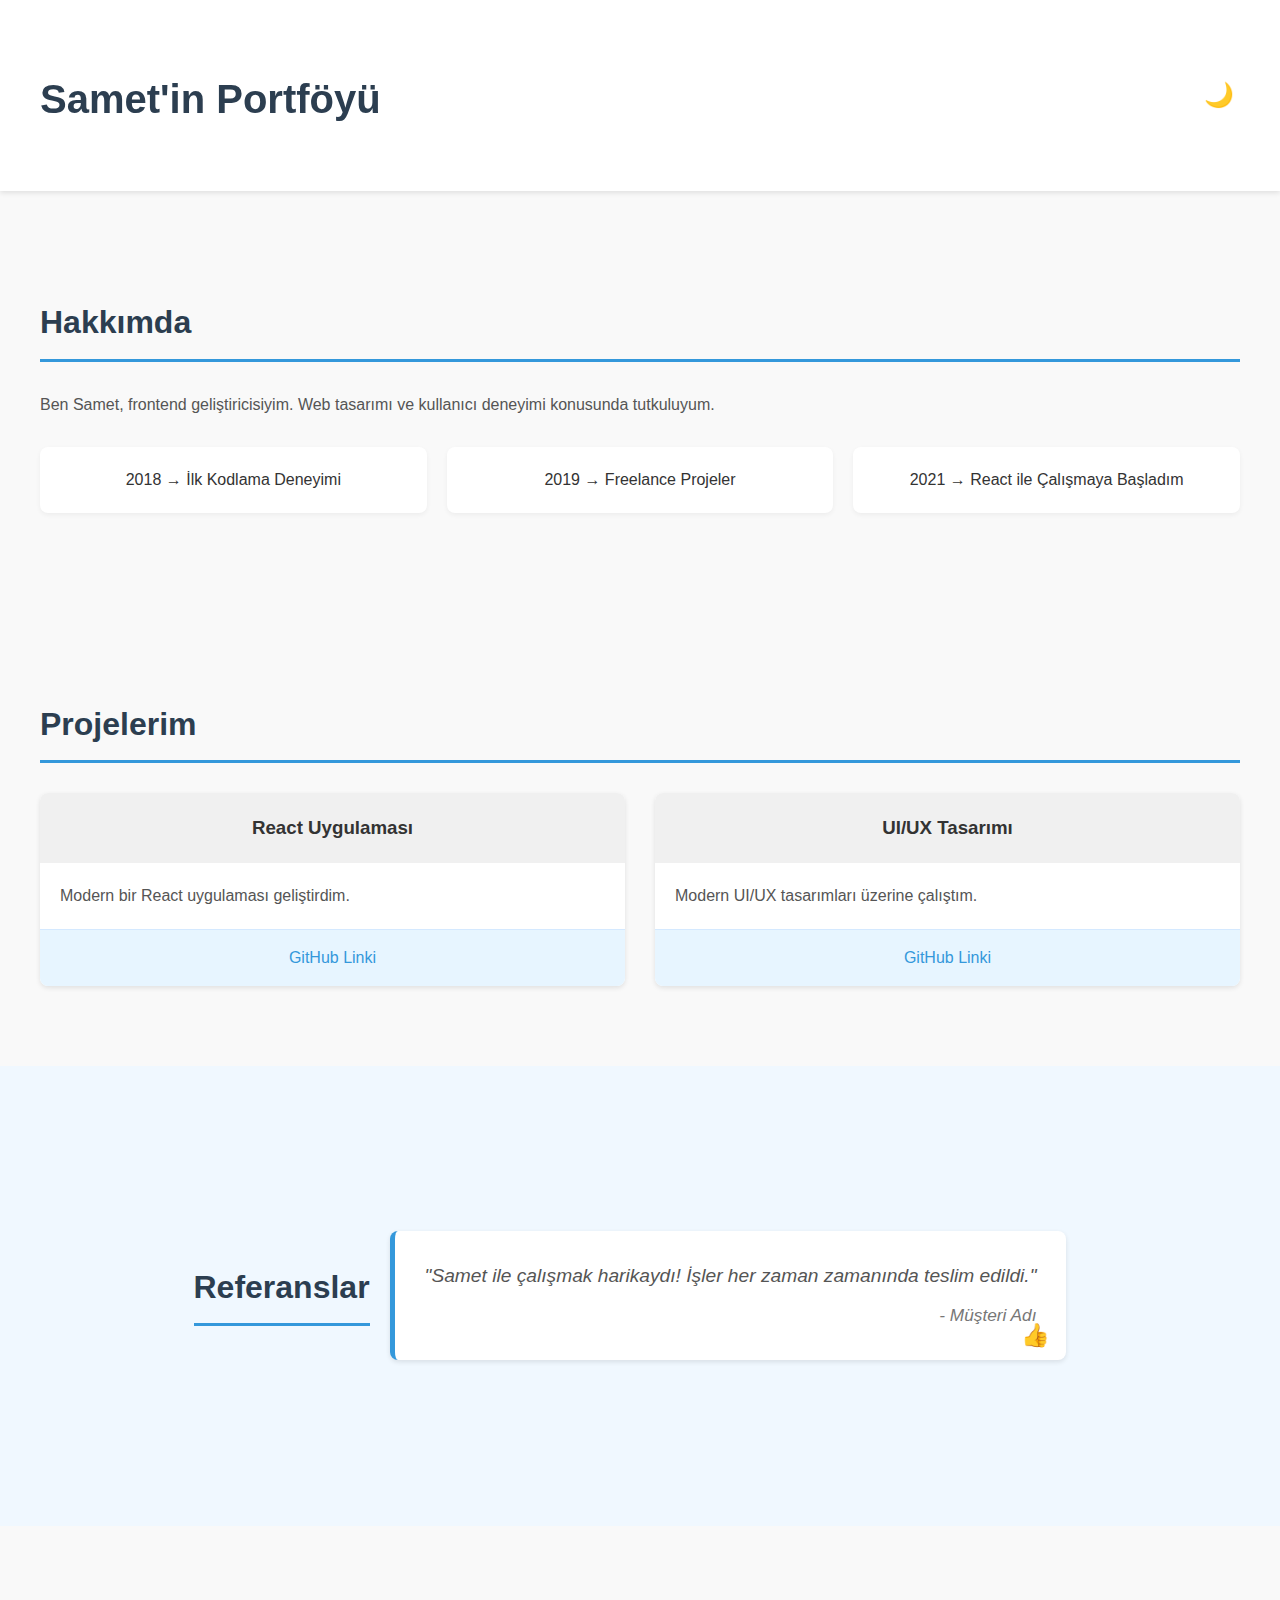
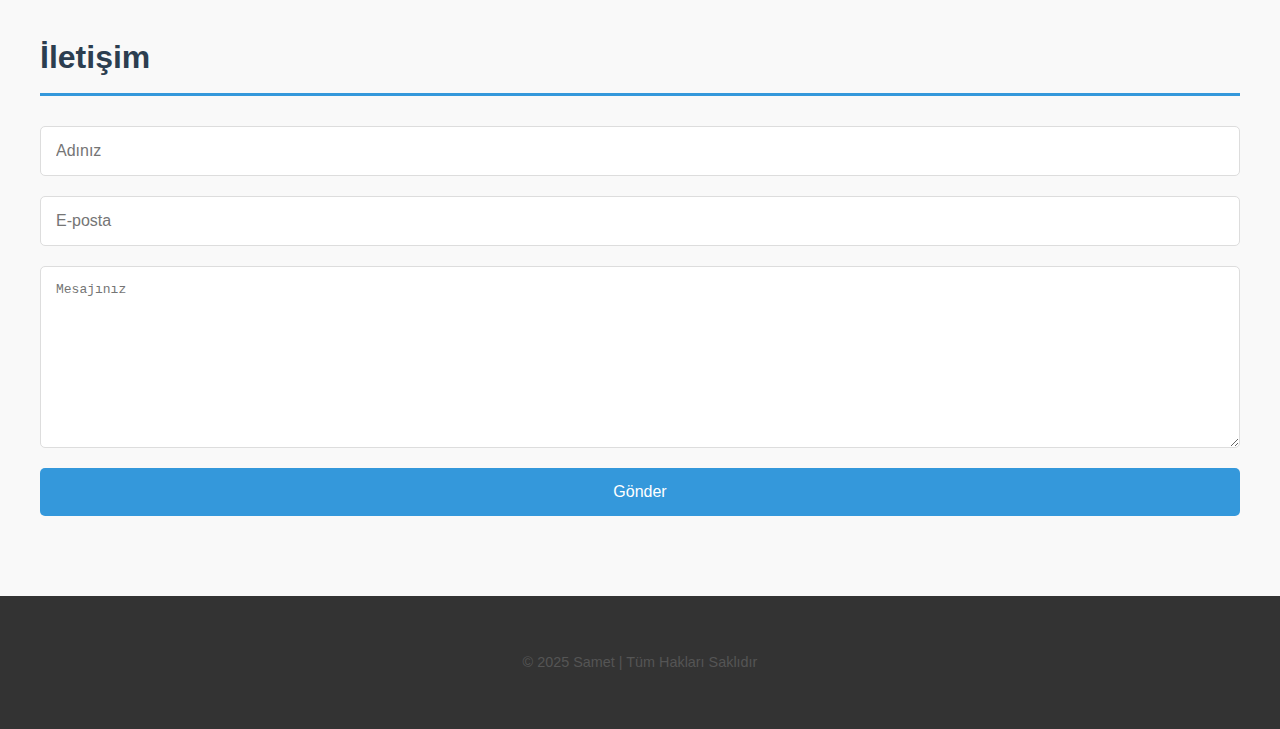
<file: html/components.html>
<!DOCTYPE html>
<html lang="en">
<head>
   <meta charset="utf-8">
   <meta name="viewport" content="width=device-width, initial-scale=1, shrink-to-fit=no">
   <meta name="description" content="Start your development with JohnDoe landing page.">
   <meta name="author" content="Devcrud">
   <title>SametHoranoglu | Components</title>
   <link rel="icon" href="assets/imgs/favicon.png" type="image/png">
   <!-- font icons -->
   <link rel="stylesheet" href="assets/vendors/themify-icons/css/themify-icons.css">
   <!-- Bootstrap + Steller  -->
   <link rel="stylesheet" href="assets/css/components.css">
</head>
<body>

   <header>
      <div class="container">
        <h1>Samet'in Portföyü</h1>
        <button id="modeToggle" aria-label="Switch Mode">🌙</button>
      </div>
    </header>
  
    <!-- Hakkımda Bölümü -->
    <section id="about" class="section">
      <div class="container">
        <h2>Hakkımda</h2>
        <p>Ben Samet, frontend geliştiricisiyim. Web tasarımı ve kullanıcı deneyimi konusunda tutkuluyum.</p>
        <div class="timeline">
          <div>2018 → İlk Kodlama Deneyimi</div>
          <div>2019 → Freelance Projeler</div>
          <div>2021 → React ile Çalışmaya Başladım</div>
        </div>
      </div>
    </section>
  
    <!-- Projelerim Bölümü -->
    <section id="projects" class="section">
      <div class="container">
        <h2>Projelerim</h2>

        <div class="project-list">
          <div class="project-card frontend">
            <h3>React Uygulaması</h3>
            <p>Modern bir React uygulaması geliştirdim.</p>
            <a href="https://github.com/SametHoranoglu/Mern-Stact-App">GitHub Linki</a>
          </div>

          <div class="project-card uiux">
            <h3>UI/UX Tasarımı</h3>
            <p>Modern UI/UX tasarımları üzerine çalıştım.</p>
            <a href="https://github.com/SametHoranoglu/e-commerce">GitHub Linki</a>
          </div>
        </div>
      </div>
    </section>
  
    <!-- Yorumlar Bölümü -->
    <section id="testimonials" class="section">
      <div class="container">
        <h2>Referanslar</h2>
        <blockquote>
          "Samet ile çalışmak harikaydı! İşler her zaman zamanında teslim edildi."
          <span>- Müşteri Adı</span>
          <button class="like-btn">👍</button>
        </blockquote>
      </div>
    </section>
  
    <!-- İletişim Bölümü -->
    <section id="contact" class="section">
      <div class="container">
        <h2>İletişim</h2>
        <form id="contactForm">
          <input type="text" placeholder="Adınız" required>
          <input type="email" placeholder="E-posta" required>
          <textarea placeholder="Mesajınız" required></textarea>
          <button type="submit">Gönder</button>
        </form>
      </div>
    </section>
  
    <!-- Footer -->
    <footer>
      <div class="container">
        <p>&copy; 2025 Samet | Tüm Hakları Saklıdır</p>
      </div>
    </footer>
  
    <script src="assets/js/samet.js"></script>

</body>
</html>
</file>
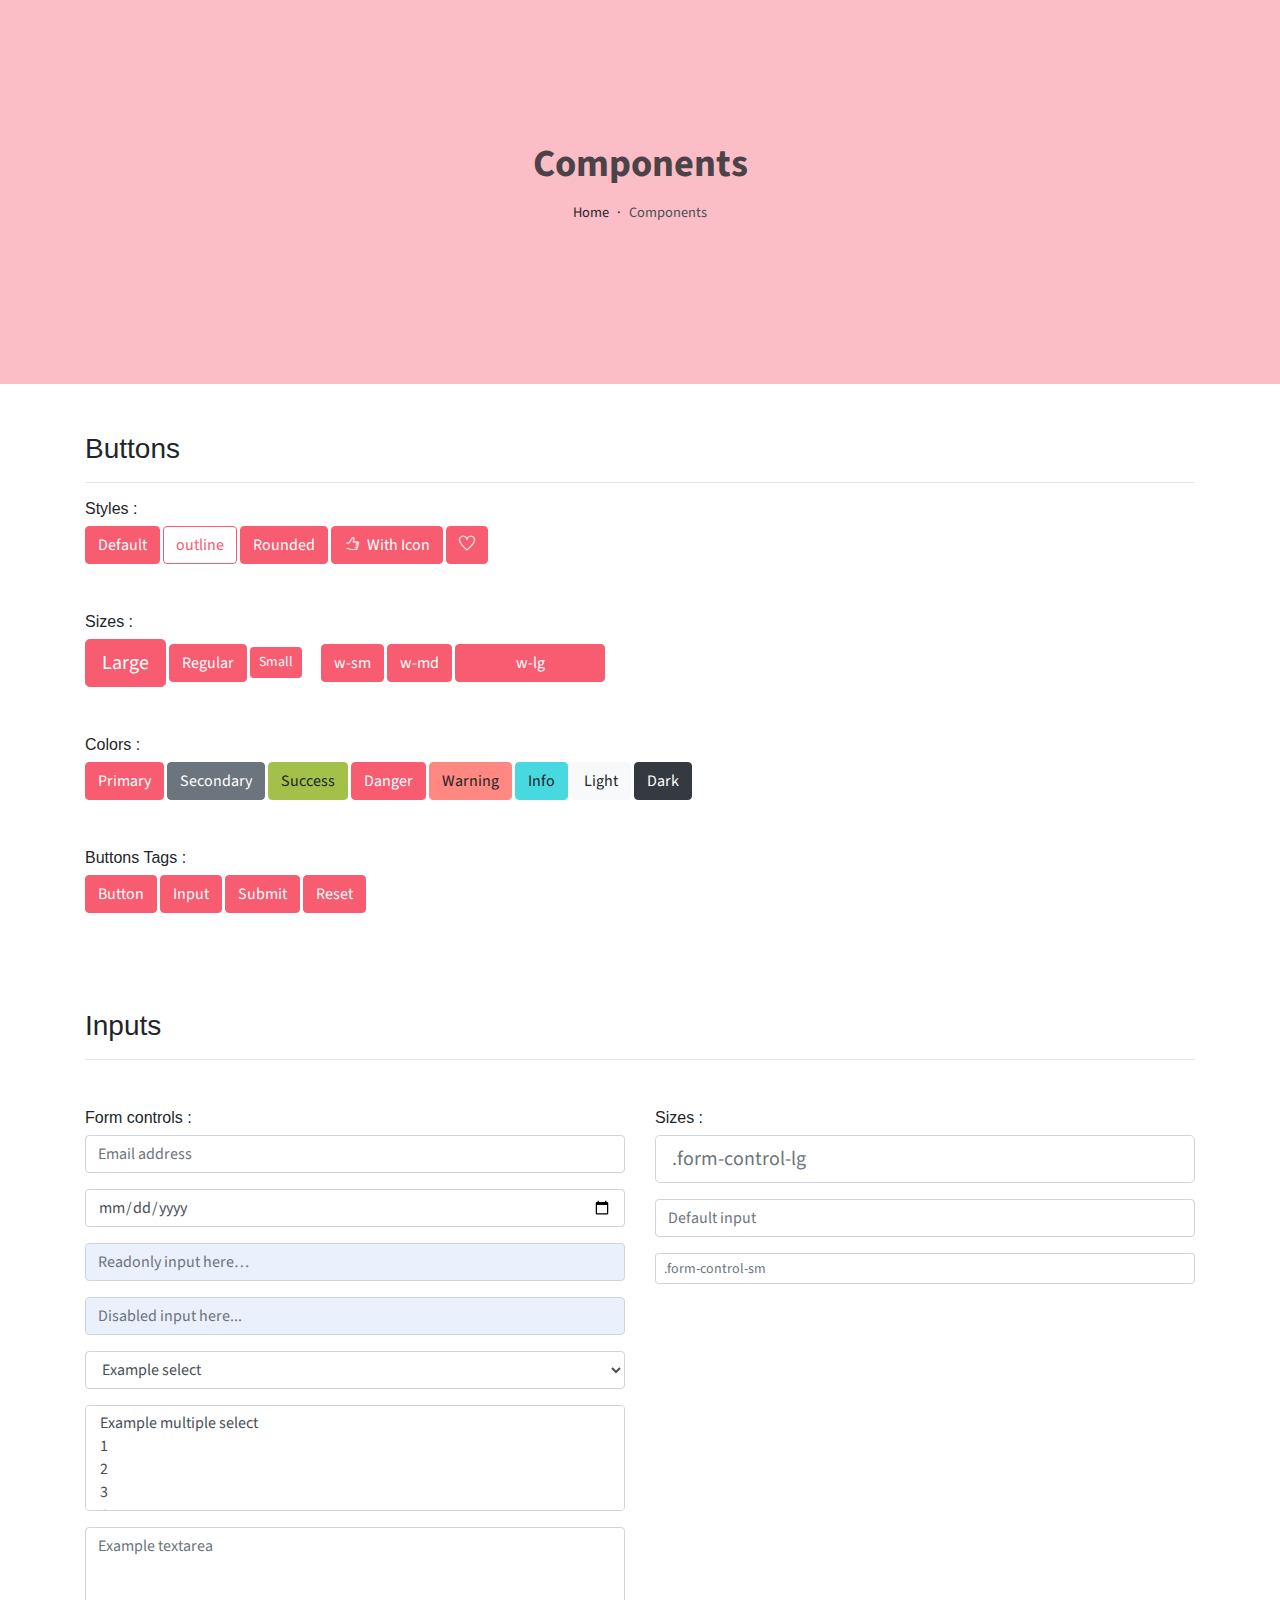
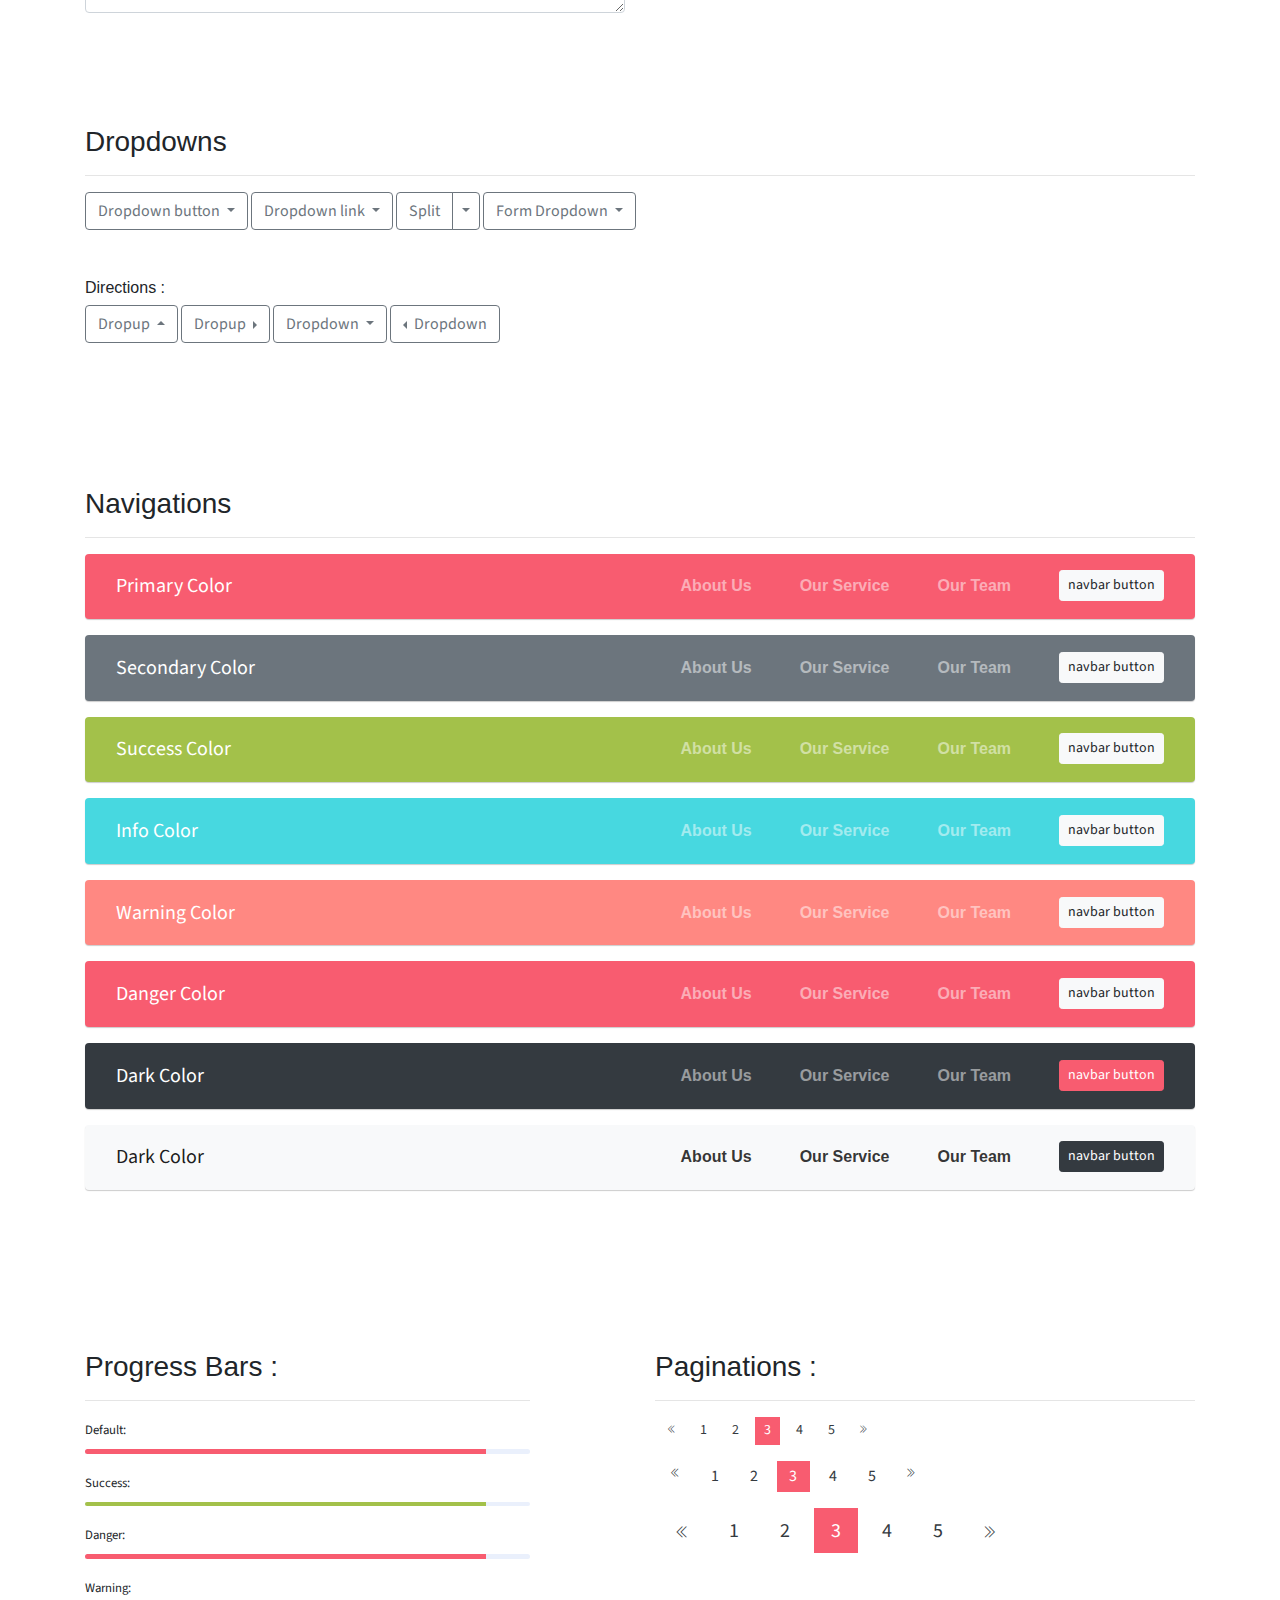
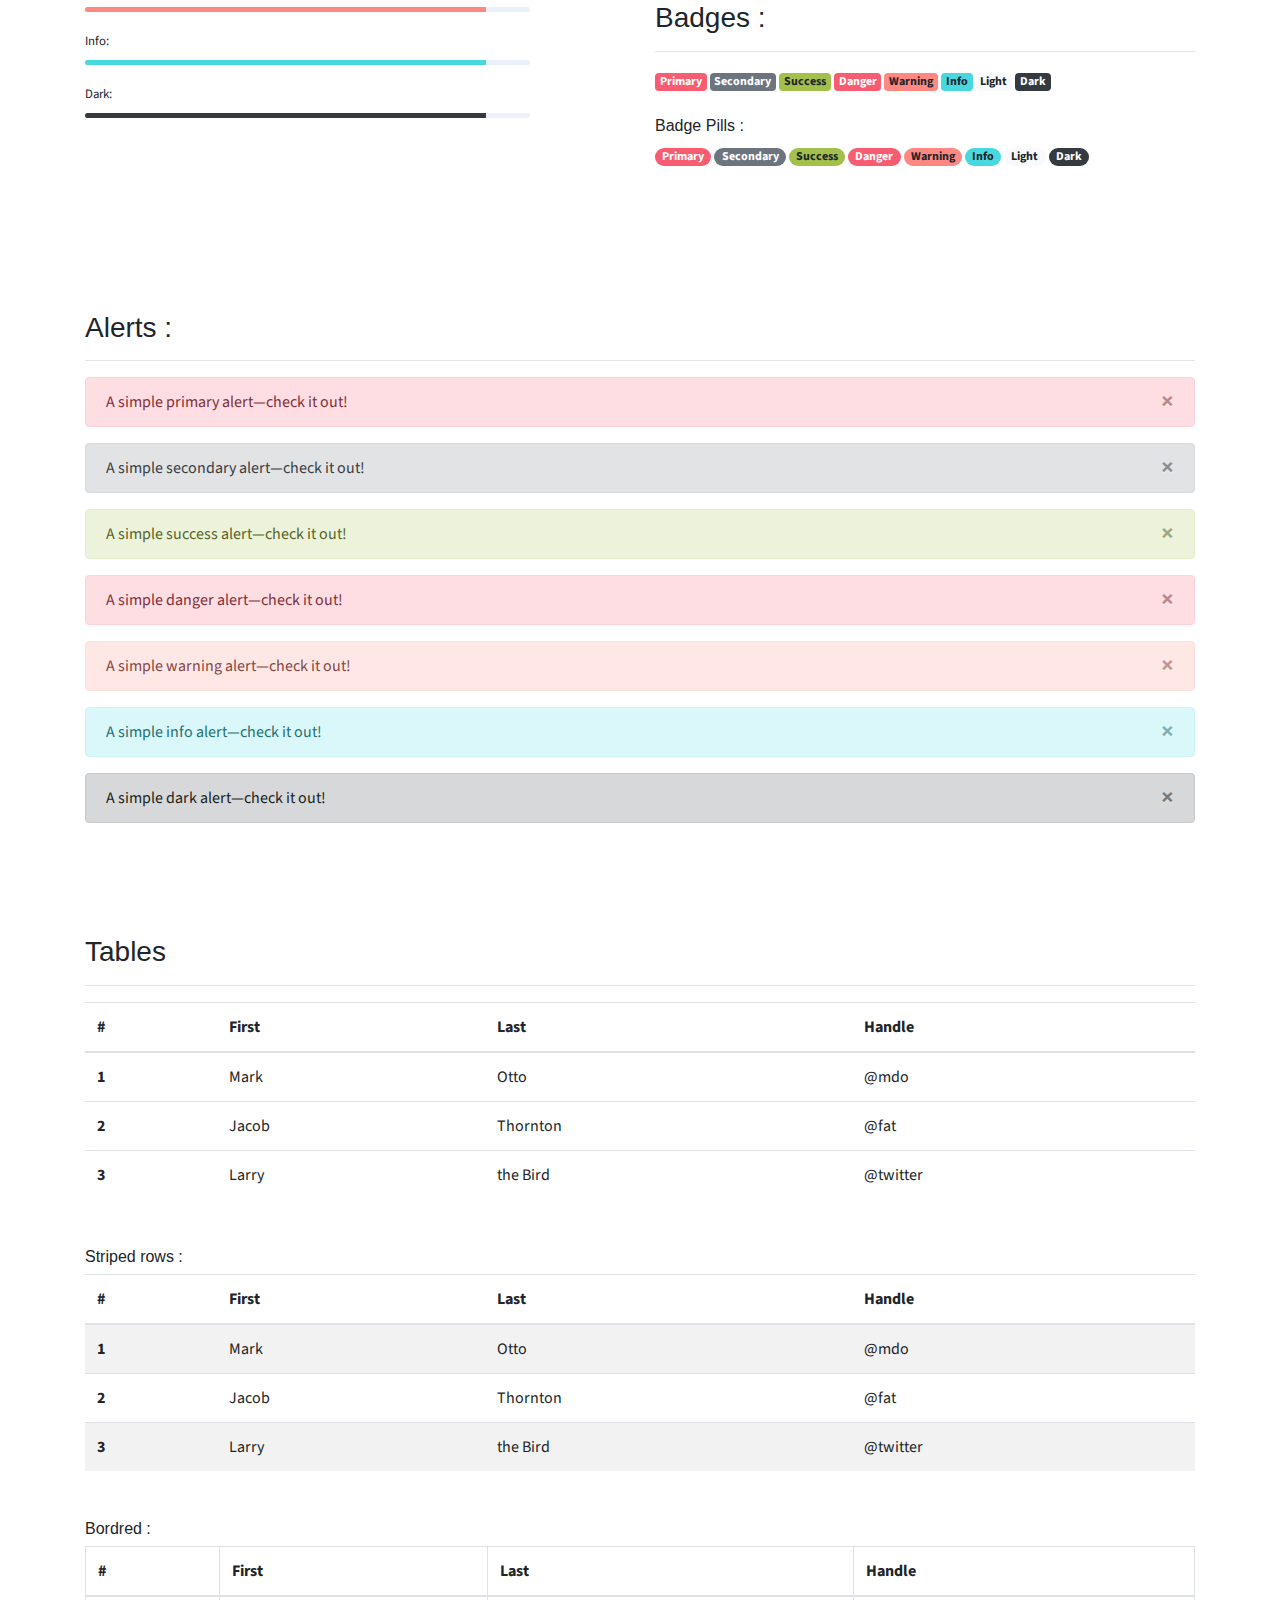
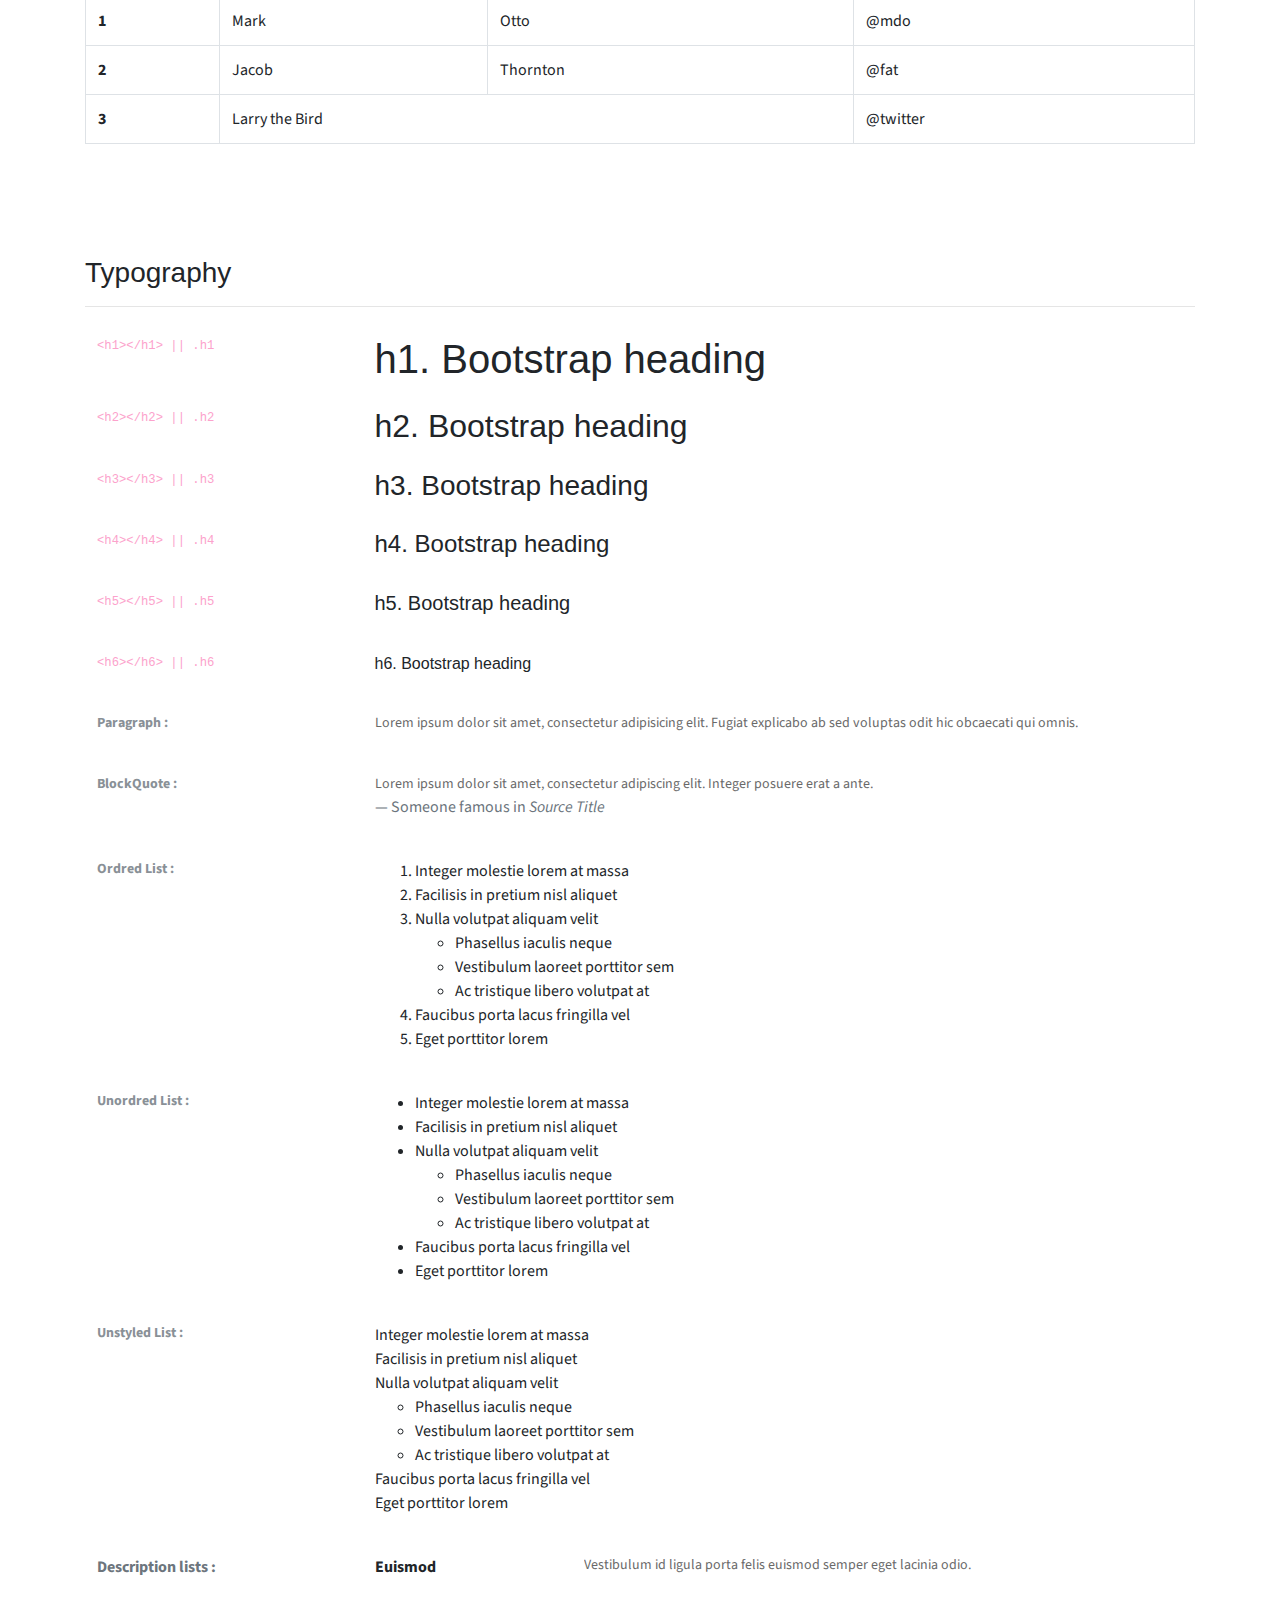
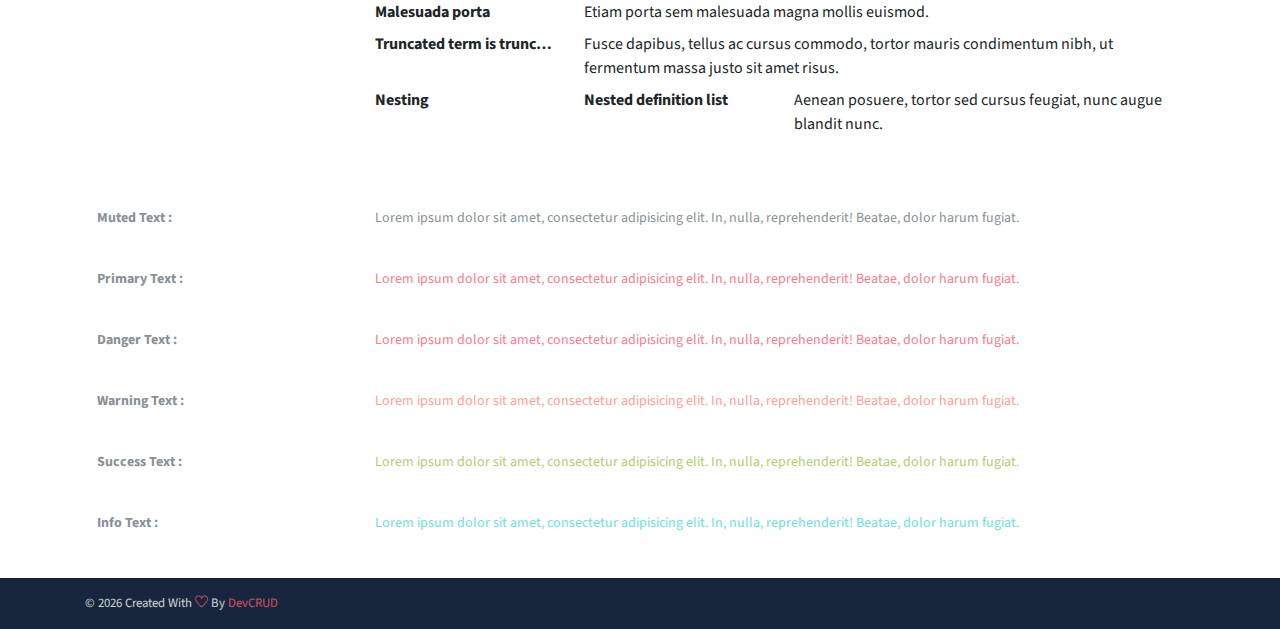
<file: SametHoranoglu/johndoe/public_html/components.html>
<!DOCTYPE html>
<html lang="en">
<head>
   <meta charset="utf-8">
   <meta name="viewport" content="width=device-width, initial-scale=1, shrink-to-fit=no">
   <meta name="description" content="Start your development with JohnDoe landing page.">
   <meta name="author" content="Devcrud">
   <title>JohnDoe Landing page | Components</title>
   <link rel="icon" href="assets/imgs/favicon.png" type="image/png">
   <!-- font icons -->
   <link rel="stylesheet" href="assets/vendors/themify-icons/css/themify-icons.css">
   <!-- Bootstrap + Steller  -->
   <link rel="stylesheet" href="assets/css/johndoe.css">
</head>
<body>

   <!-- Page Header -->
   <header class="header header-mini"> 
      <div class="header-title">Components</div> 
      <nav aria-label="breadcrumb">
         <ol class="breadcrumb">
            <li class="breadcrumb-item"><a href="/">Home</a></li>
            <li class="breadcrumb-item active" aria-current="page">Components</li>
         </ol>
      </nav>
   </header> <!-- End Of Page Header -->

   <!-- main content -->
   <div class="container">

      <!-- Buttons -->
      <h3 class="mt-5">Buttons</h3>
      <hr>
      <h6 class="section-secondary-title">Styles :</h6>
      <button class="btn btn-primary">Default</button>
      <button class="btn btn-outline-primary">outline</button>
      <button class="btn btn-primary rounded">Rounded</button>
      <button class="btn btn-primary rounded"><i class="ti-thumb-up pr-1"></i> With Icon</button>
      <button class="btn btn-primary circle"><i class="ti-heart"></i></button>

      <h6 class="section-secondary-title mt-5">Sizes :</h6>
      <button class="btn btn-primary btn-lg">Large</button>
      <button class="btn btn-primary ">Regular</button>
      <button class="btn btn-primary btn-sm">Small</button>
      <button class="btn btn-primary w-sm ml-3">w-sm</button>
      <button class="btn btn-primary w-md">w-md</button>
      <button class="btn btn-primary w-lg">w-lg</button>

      <h6 class="section-secondary-title mt-5">Colors :</h6>          
      <button type="button" class="btn btn-primary">Primary</button>
      <button type="button" class="btn btn-secondary">Secondary</button>
      <button type="button" class="btn btn-success">Success</button>
      <button type="button" class="btn btn-danger">Danger</button>
      <button type="button" class="btn btn-warning">Warning</button>
      <button type="button" class="btn btn-info">Info</button>
      <button type="button" class="btn btn-light">Light</button>
      <button type="button" class="btn btn-dark">Dark</button>

      <h6 class="section-secondary-title mt-5">Buttons Tags :</h6>
      <button class="btn btn-primary" type="submit">Button</button>
      <input class="btn btn-primary" type="button" value="Input">
      <input class="btn btn-primary" type="submit" value="Submit">
      <input class="btn btn-primary" type="reset" value="Reset">
      
      <!-- devider -->
      <div class="py-5"></div>

      <!-- Inputs -->
      <h3>Inputs</h3>
      <hr>
      <div class="row mt-5">
         <div class="col-md-6">
            <h6 class="section-secondary-title">Form controls :</h6>        
            <div class="form-group">
               <input type="email" class="form-control" id="exampleFormControlInput1" placeholder="Email address">
            </div>
            <div class="form-group">
               <input type="date" class="form-control" id="exampleFormControlInput1" placeholder="Date">
            </div>
            <div class="form-group">
               <input class="form-control" type="text" placeholder="Readonly input here…" readonly>
            </div>
            <div class="form-group">
               <input class="form-control" id="disabledInput" type="text" placeholder="Disabled input here..." disabled>
            </div>
            <div class="form-group">
               <select class="form-control" id="exampleFormControlSelect1">
                  <option>Example select</option>
                  <option>1</option>
                  <option>2</option>
                  <option>3</option>
                  <option>4</option>
                  <option>5</option>
               </select>
            </div>
            <div class="form-group">
               <select multiple class="form-control" id="exampleFormControlSelect2">
                  <option>Example multiple select</option>
                  <option>1</option>
                  <option>2</option>
                  <option>3</option>
                  <option>4</option>
                  <option>5</option>
               </select>
            </div>
            <div class="form-group">
               <textarea class="form-control" id="exampleFormControlTextarea1" rows="3" placeholder="Example textarea"></textarea>
            </div>
         </div>
         <div class="col-md-6">
            <h6 class="section-secondary-title">Sizes :</h6>    
            <div class="form-group">
               <input class="form-control form-control-lg" type="text" placeholder=".form-control-lg">             
            </div>
            <div class="form-group">
               <input class="form-control" type="text" placeholder="Default input">
            </div>
            <div class="form-group">
               <input class="form-control form-control-sm" type="text" placeholder=".form-control-sm"> 
            </div>
         </div>
      </div> <!-- end of inputs -->   

      <!-- devider -->
      <div class="py-5"></div>             

      <!-- Dropdowns -->
      <h3 class="components-section-title font-weight-normal">Dropdowns</h3>
      <hr>
      <div class="dropdown d-inline-block">
         <button class="btn btn-outline-secondary dropdown-toggle" type="button" id="dropdownMenuButton" data-toggle="dropdown" aria-haspopup="true" aria-expanded="false">
         Dropdown button
         </button>
         <div class="dropdown-menu" aria-labelledby="dropdownMenuButton">
         <a class="dropdown-item" href="#">Action</a>
         <a class="dropdown-item" href="#">Another action</a>
         <a class="dropdown-item" href="#">Something else here</a>
         </div>
      </div>
      <div class="dropdown d-inline-block">
         <a class="btn btn-outline-secondary dropdown-toggle" href="#" role="button" id="dropdownMenuLink" data-toggle="dropdown" aria-haspopup="true" aria-expanded="false">
            Dropdown link
         </a>
         <div class="dropdown-menu" aria-labelledby="dropdownMenuLink">
            <a class="dropdown-item" href="#">Action</a>
            <a class="dropdown-item" href="#">Another action</a>
            <a class="dropdown-item" href="#">Something else here</a>
         </div>
      </div>
      <div class="btn-group">
         <button type="button" class="btn btn-outline-secondary">Split</button>
         <button type="button" class="btn btn-outline-secondary dropdown-toggle dropdown-toggle-split" data-toggle="dropdown" aria-haspopup="true" aria-expanded="false">
         <span class="sr-only">Toggle Dropdown</span>
         </button>
         <div class="dropdown-menu">
            <a class="dropdown-item" href="#">Action</a>
            <a class="dropdown-item" href="#">Another action</a>
            <a class="dropdown-item" href="#">Something else here</a>
            <div class="dropdown-divider"></div>
            <a class="dropdown-item" href="#">Separated link</a>
         </div>
      </div>
      <div class="btn-group">
         <button class="btn btn-outline-secondary dropdown-toggle" type="button" id="dropdownMenuButton" data-toggle="dropdown" aria-haspopup="true" aria-expanded="false">
            Form Dropdown
         </button>
         <div class="dropdown-menu form">
            <form class="px-4 py-3">
               <div class="form-group">
                  <input type="email" class="form-control" id="exampleDropdownFormEmail1" placeholder="email@example.com">
               </div>
               <div class="form-group">
                  <input type="password" class="form-control" id="exampleDropdownFormPassword1" placeholder="Password">
               </div>
               <div class="form-check mb-3">
                  <input type="checkbox" class="form-check-input" id="dropdownCheck">
                  <label class="form-check-label" for="dropdownCheck">
                     Remember me
                  </label>
               </div>
               <button type="submit" class="btn btn-primary btn-block">Sign in</button>
            </form>
            <div class="dropdown-divider"></div>
            <a class="dropdown-item" href="#"><small>New around here? Sign up</small></a>
            <a class="dropdown-item" href="#"><small>Forgot password?</small></a>
         </div>
      </div>       
      <h6 class="section-secondary-title mt-5">Directions :</h6>  
      <div class="btn-group dropup">
         <button type="button" class="btn btn-outline-secondary dropdown-toggle" data-toggle="dropdown" aria-haspopup="true" aria-expanded="false">
            Dropup
         </button>
         <div class="dropdown-menu">
            <a class="dropdown-item" href="#">Action</a>
            <a class="dropdown-item" href="#">Another action</a>
            <a class="dropdown-item" href="#">Something else here</a>
            <div class="dropdown-divider"></div>
            <a class="dropdown-item" href="#">Separated link</a>
         </div>
      </div>
      <div class="btn-group dropright">
         <button type="button" class="btn btn-outline-secondary dropdown-toggle" data-toggle="dropdown" aria-haspopup="true" aria-expanded="false">
            Dropup
         </button>
         <div class="dropdown-menu">
            <a class="dropdown-item" href="#">Action</a>
            <a class="dropdown-item" href="#">Another action</a>
            <a class="dropdown-item" href="#">Something else here</a>
            <div class="dropdown-divider"></div>
            <a class="dropdown-item" href="#">Separated link</a>
         </div>
      </div>
      <div class="btn-group">
         <button type="button" class="btn btn-outline-secondary dropdown-toggle" data-toggle="dropdown" aria-haspopup="true" aria-expanded="false">
            Dropdown
         </button>
         <div class="dropdown-menu">
            <a class="dropdown-item" href="#">Action</a>
            <a class="dropdown-item" href="#">Another action</a>
            <a class="dropdown-item" href="#">Something else here</a>
            <div class="dropdown-divider"></div>
            <a class="dropdown-item" href="#">Separated link</a>
         </div>
      </div>
      <div class="btn-group dropleft">
         <button type="button" class="btn btn-outline-secondary dropdown-toggle" data-toggle="dropdown" aria-haspopup="true" aria-expanded="false">
            Dropdown
         </button>
         <div class="dropdown-menu">
            <a class="dropdown-item" href="#">Action</a>
            <a class="dropdown-item" href="#">Another action</a>
            <a class="dropdown-item" href="#">Something else here</a>
            <div class="dropdown-divider"></div>
            <a class="dropdown-item" href="#">Separated link</a>
         </div>
      </div> <!-- end of Dropdowns -->  

      <!-- devider -->
      <div class="py-5"></div>   

      <!-- navbars -->
      <h3 class="components-section-title font-weight-normal mt-5">Navigations</h3>
      <hr>
      <nav class="navbar navbar-expand-sm navbar-dark bg-primary rounded shadow mb-3">
         <div class="container">
            <a class="navbar-brand" href="#">Primary Color</a>
            <button class="navbar-toggler ml-auto" type="button" data-toggle="collapse" data-target="#navbarSupportedContent" aria-controls="navbarSupportedContent" aria-expanded="false" aria-label="Toggle navigation">
            <span class="navbar-toggler-icon"></span>
            </button>
            <div class="collapse navbar-collapse" id="navbarSupportedContent">
               <ul class="navbar-nav ml-auto"> 
                  <li class="nav-item">
                     <a class="nav-link" href="#about">About Us</a>
                  </li>
                  <li class="nav-item">
                     <a class="nav-link" href="#service">Our Service</a>
                  </li>
                  <li class="nav-item">
                     <a class="nav-link" href="#team">Our Team</a>
                  </li>
                  <li class="nav-item">
                     <a href="#book-table" class="ml-4 mt-1 btn btn-light btn-sm">navbar button</a>
                  </li>
               </ul>                       
            </div>
         </div>
      </nav>
      <nav class="navbar navbar-expand-sm navbar-dark bg-secondary rounded shadow mb-3">
         <div class="container">
            <a class="navbar-brand" href="#">Secondary Color</a>
            <button class="navbar-toggler ml-auto" type="button" data-toggle="collapse" data-target="#navbarSupportedContent" aria-controls="navbarSupportedContent" aria-expanded="false" aria-label="Toggle navigation">
            <span class="navbar-toggler-icon"></span>
            </button>
            <div class="collapse navbar-collapse" id="navbarSupportedContent">
               <ul class="navbar-nav ml-auto"> 
                  <li class="nav-item">
                     <a class="nav-link" href="#about">About Us</a>
                  </li>
                  <li class="nav-item">
                     <a class="nav-link" href="#service">Our Service</a>
                  </li>
                  <li class="nav-item">
                     <a class="nav-link" href="#team">Our Team</a>
                  </li>
                  <li class="nav-item">
                     <a href="#book-table" class="ml-4 mt-1 btn btn-light btn-sm">navbar button</a>
                  </li>
               </ul>                       
            </div>
         </div>
      </nav>
      <nav class="navbar navbar-expand-sm navbar-dark bg-success rounded shadow mb-3">
         <div class="container">
            <a class="navbar-brand" href="#">Success Color</a>
            <button class="navbar-toggler ml-auto" type="button" data-toggle="collapse" data-target="#navbarSupportedContent" aria-controls="navbarSupportedContent" aria-expanded="false" aria-label="Toggle navigation">
            <span class="navbar-toggler-icon"></span>
            </button>
            <div class="collapse navbar-collapse" id="navbarSupportedContent">
               <ul class="navbar-nav ml-auto"> 
                  <li class="nav-item">
                     <a class="nav-link" href="#about">About Us</a>
                  </li>
                  <li class="nav-item">
                     <a class="nav-link" href="#service">Our Service</a>
                  </li>
                  <li class="nav-item">
                     <a class="nav-link" href="#team">Our Team</a>
                  </li>
                  <li class="nav-item">
                     <a href="#book-table" class="ml-4 mt-1 btn btn-light btn-sm">navbar button</a>
                  </li>
               </ul>                       
            </div>
         </div>
      </nav>
      <nav class="navbar navbar-expand-sm navbar-dark bg-info rounded shadow mb-3">
         <div class="container">
            <a class="navbar-brand" href="#">Info Color</a>
            <button class="navbar-toggler ml-auto" type="button" data-toggle="collapse" data-target="#navbarSupportedContent" aria-controls="navbarSupportedContent" aria-expanded="false" aria-label="Toggle navigation">
            <span class="navbar-toggler-icon"></span>
            </button>
            <div class="collapse navbar-collapse" id="navbarSupportedContent">
               <ul class="navbar-nav ml-auto"> 
                  <li class="nav-item">
                     <a class="nav-link" href="#about">About Us</a>
                  </li>
                  <li class="nav-item">
                     <a class="nav-link" href="#service">Our Service</a>
                  </li>
                  <li class="nav-item">
                     <a class="nav-link" href="#team">Our Team</a>
                  </li>
                  <li class="nav-item">
                     <a href="#book-table" class="ml-4 mt-1 btn btn-light btn-sm">navbar button</a>
                  </li>
               </ul>                       
            </div>
         </div>
      </nav>
      <nav class="navbar navbar-expand-sm navbar-dark bg-warning rounded shadow mb-3">
         <div class="container">
            <a class="navbar-brand" href="#">Warning Color</a>
            <button class="navbar-toggler ml-auto" type="button" data-toggle="collapse" data-target="#navbarSupportedContent" aria-controls="navbarSupportedContent" aria-expanded="false" aria-label="Toggle navigation">
            <span class="navbar-toggler-icon"></span>
            </button>
            <div class="collapse navbar-collapse" id="navbarSupportedContent">
               <ul class="navbar-nav ml-auto"> 
                  <li class="nav-item">
                     <a class="nav-link" href="#about">About Us</a>
                  </li>
                  <li class="nav-item">
                     <a class="nav-link" href="#service">Our Service</a>
                  </li>
                  <li class="nav-item">
                     <a class="nav-link" href="#team">Our Team</a>
                  </li>
                  <li class="nav-item">
                     <a href="#book-table" class="ml-4 mt-1 btn btn-light btn-sm">navbar button</a>
                  </li>
               </ul>                       
            </div>
         </div>
      </nav>
      <nav class="navbar navbar-expand-sm navbar-dark bg-danger rounded shadow mb-3">
         <div class="container">
            <a class="navbar-brand" href="#">Danger Color</a>
            <button class="navbar-toggler ml-auto" type="button" data-toggle="collapse" data-target="#navbarSupportedContent" aria-controls="navbarSupportedContent" aria-expanded="false" aria-label="Toggle navigation">
            <span class="navbar-toggler-icon"></span>
            </button>
            <div class="collapse navbar-collapse" id="navbarSupportedContent">
               <ul class="navbar-nav ml-auto"> 
                  <li class="nav-item">
                     <a class="nav-link" href="#about">About Us</a>
                  </li>
                  <li class="nav-item">
                     <a class="nav-link" href="#service">Our Service</a>
                  </li>
                  <li class="nav-item">
                     <a class="nav-link" href="#team">Our Team</a>
                  </li>
                  <li class="nav-item">
                     <a href="#book-table" class="ml-4 mt-1 btn btn-light btn-sm">navbar button</a>
                  </li>
               </ul>                       
            </div>
         </div>
      </nav>
      <nav class="navbar navbar-expand-sm navbar-dark bg-dark rounded shadow mb-3">
         <div class="container">
            <a class="navbar-brand" href="#">Dark Color</a>
            <button class="navbar-toggler ml-auto" type="button" data-toggle="collapse" data-target="#navbarSupportedContent" aria-controls="navbarSupportedContent" aria-expanded="false" aria-label="Toggle navigation">
            <span class="navbar-toggler-icon"></span>
            </button>
            <div class="collapse navbar-collapse" id="navbarSupportedContent">
               <ul class="navbar-nav ml-auto"> 
                  <li class="nav-item">
                     <a class="nav-link" href="#about">About Us</a>
                  </li>
                  <li class="nav-item">
                     <a class="nav-link" href="#service">Our Service</a>
                  </li>
                  <li class="nav-item">
                     <a class="nav-link" href="#team">Our Team</a>
                  </li>
                  <li class="nav-item">
                     <a href="#book-table" class="ml-4 mt-1 btn btn-primary btn-sm">navbar button</a>
                  </li>
               </ul>                       
            </div>
         </div>
      </nav>
      <nav class="navbar navbar-expand-sm navbar-light bg-light rounded shadow mb-3">
         <div class="container">
            <a class="navbar-brand" href="#">Dark Color</a>
            <button class="navbar-toggler ml-auto" type="button" data-toggle="collapse" data-target="#navbarSupportedContent" aria-controls="navbarSupportedContent" aria-expanded="false" aria-label="Toggle navigation">
            <span class="navbar-toggler-icon"></span>
            </button>
            <div class="collapse navbar-collapse" id="navbarSupportedContent">
               <ul class="navbar-nav ml-auto"> 
                  <li class="nav-item">
                     <a class="nav-link" href="#about">About Us</a>
                  </li>
                  <li class="nav-item">
                     <a class="nav-link" href="#service">Our Service</a>
                  </li>
                  <li class="nav-item">
                     <a class="nav-link" href="#team">Our Team</a>
                  </li>
                  <li class="nav-item">
                     <a href="#book-table" class="ml-4 mt-1 btn btn-dark btn-sm">navbar button</a>
                  </li>
               </ul>                       
            </div>
         </div>
      </nav>
      <!-- End of navbars -->

      <!-- devider -->
      <div class="py-5"></div>   
      
      <!-- progress bars -->
      <div class="row justify-content-between">
         <div class="col-md-5">
            <h3 class="components-section-title font-weight-normal mt-5">Progress Bars :</h3>
            <hr>
            <small>Default: </small>
            <div class="progress mt-2 mb-3">
               <div class="progress-bar" role="progressbar" style="width: 90%" aria-valuenow="25" aria-valuemin="0" aria-valuemax="100"></div>
            </div>
            <small>Success:</small>
            <div class="progress mt-2 mb-3">
               <div class="progress-bar bg-success" role="progressbar" style="width: 90%" aria-valuenow="25" aria-valuemin="0" aria-valuemax="100"></div>
            </div>
            <small>Danger:</small>
            <div class="progress mt-2 mb-3">
               <div class="progress-bar bg-danger" role="progressbar" style="width: 90%" aria-valuenow="25" aria-valuemin="0" aria-valuemax="100"></div>
            </div>
            <small>Warning:</small>
            <div class="progress mt-2 mb-3">
               <div class="progress-bar bg-warning" role="progressbar" style="width: 90%" aria-valuenow="25" aria-valuemin="0" aria-valuemax="100"></div>
            </div>
            <small>Info:</small>
            <div class="progress mt-2 mb-3">
               <div class="progress-bar bg-info" role="progressbar" style="width: 90%" aria-valuenow="25" aria-valuemin="0" aria-valuemax="100"></div>
            </div>
            <small>Dark:</small>
            <div class="progress mt-2 mb-3">
               <div class="progress-bar bg-dark" role="progressbar" style="width: 90%" aria-valuenow="25" aria-valuemin="0" aria-valuemax="100"></div>
            </div>
         </div>
         <div class="col-md-6">
            <h3 class="components-section-title font-weight-normal mt-5">Paginations :</h3>
            <hr>
            <nav aria-label="Page navigation example">
               <ul class="pagination pagination-sm">
                  <li class="page-item"><a class="page-link" href="#"><i class="ti-angle-double-left"></i></a></li>
                  <li class="page-item"><a class="page-link" href="#">1</a></li>
                  <li class="page-item"><a class="page-link" href="#">2</a></li>
                  <li class="page-item active"><a class="page-link" href="#">3</a></li>
                  <li class="page-item"><a class="page-link" href="#">4</a></li>
                  <li class="page-item"><a class="page-link" href="#">5</a></li>
                  <li class="page-item"><a class="page-link" href="#"><i class="ti-angle-double-right"></i></a></li>
               </ul>
            </nav>
            <nav aria-label="Page navigation example">
               <ul class="pagination">
               <li class="page-item"><a class="page-link" href="#"><i class="ti-angle-double-left"></i></a></li>
                  <li class="page-item"><a class="page-link" href="#">1</a></li>
                  <li class="page-item"><a class="page-link" href="#">2</a></li>
                  <li class="page-item active"><a class="page-link" href="#">3</a></li>
                  <li class="page-item"><a class="page-link" href="#">4</a></li>
                  <li class="page-item"><a class="page-link" href="#">5</a></li>
                  <li class="page-item"><a class="page-link" href="#"><i class="ti-angle-double-right"></i></a></li>
               </ul>
            </nav>
            <nav aria-label="Page navigation example">
               <ul class="pagination pagination-lg">
                  <li class="page-item"><a class="page-link" href="#"><i class="ti-angle-double-left"></i></a></li>
                  <li class="page-item"><a class="page-link" href="#">1</a></li>
                  <li class="page-item"><a class="page-link" href="#">2</a></li>
                  <li class="page-item active"><a class="page-link" href="#">3</a></li>
                  <li class="page-item"><a class="page-link" href="#">4</a></li>
                  <li class="page-item"><a class="page-link" href="#">5</a></li>
                  <li class="page-item"><a class="page-link" href="#"><i class="ti-angle-double-right"></i></a></li>
               </ul>
            </nav>

            <!-- Badges -->
            <h3 class="components-section-title font-weight-normal mt-5">Badges :</h3>
            <hr>
            <span class="badge badge-primary">Primary</span>
            <span class="badge badge-secondary">Secondary</span>
            <span class="badge badge-success">Success</span>
            <span class="badge badge-danger">Danger</span>
            <span class="badge badge-warning">Warning</span>
            <span class="badge badge-info">Info</span>
            <span class="badge badge-light">Light</span>
            <span class="badge badge-dark">Dark</span>
            <h6 class="section-secondary-title mt-4 mb-2">Badge Pills :</h6>
            <span class="badge badge-pill badge-primary">Primary</span>
            <span class="badge badge-pill badge-secondary">Secondary</span>
            <span class="badge badge-pill badge-success">Success</span>
            <span class="badge badge-pill badge-danger">Danger</span>
            <span class="badge badge-pill badge-warning">Warning</span>
            <span class="badge badge-pill badge-info">Info</span>
            <span class="badge badge-pill badge-light">Light</span>
            <span class="badge badge-pill badge-dark">Dark</span>
         </div>
      </div> <!-- End of Progress bars -->

      <!-- devider -->
      <div class="py-5"></div>  

      <!-- Alerts -->
      <h3 class="components-section-title font-weight-normal mt-5">Alerts :</h3>
      <hr>
      <div class="alert alert-primary alert-dismissible fade show" role="alert">
         A simple primary alert—check it out!
         <button type="button" class="close" data-dismiss="alert" aria-label="Close">
            <span aria-hidden="true">&times;</span>
         </button>
      </div>
      <div class="alert alert-secondary alert-dismissible fade show" role="alert">
         A simple secondary alert—check it out!
         <button type="button" class="close" data-dismiss="alert" aria-label="Close">
            <span aria-hidden="true">&times;</span>
         </button>
      </div>
      <div class="alert alert-success alert-dismissible fade show" role="alert">
         A simple success alert—check it out!
         <button type="button" class="close" data-dismiss="alert" aria-label="Close">
            <span aria-hidden="true">&times;</span>
         </button>
      </div>
      <div class="alert alert-danger alert-dismissible fade show" role="alert">
         A simple danger alert—check it out!
         <button type="button" class="close" data-dismiss="alert" aria-label="Close">
            <span aria-hidden="true">&times;</span>
         </button>
      </div>
      <div class="alert alert-warning alert-dismissible fade show" role="alert">
         A simple warning alert—check it out!
         <button type="button" class="close" data-dismiss="alert" aria-label="Close">
            <span aria-hidden="true">&times;</span>
         </button>
      </div>
      <div class="alert alert-info alert-dismissible fade show" role="alert">
         A simple info alert—check it out!
         <button type="button" class="close" data-dismiss="alert" aria-label="Close">
            <span aria-hidden="true">&times;</span>
         </button>
      </div>
      <div class="alert alert-dark alert-dismissible fade show" role="alert">
         A simple dark alert—check it out!
         <button type="button" class="close" data-dismiss="alert" aria-label="Close">
            <span aria-hidden="true">&times;</span>
         </button>
      </div>
      <!-- end of alerts -->

      <!-- devider -->
      <div class="py-5"></div> 
   
      <!-- tables -->
      <h3 class="components-section-title">Tables</h3>
      <hr>
      <table class="table">
         <thead>
            <tr>
               <th scope="col">#</th>
               <th scope="col">First</th>
               <th scope="col">Last</th>
               <th scope="col">Handle</th>
            </tr>
         </thead>
         <tbody>
            <tr>
               <th scope="row">1</th>
               <td>Mark</td>
               <td>Otto</td>
               <td>@mdo</td>
            </tr>
            <tr>
               <th scope="row">2</th>
               <td>Jacob</td>
               <td>Thornton</td>
               <td>@fat</td>
            </tr>
            <tr>
               <th scope="row">3</th>
               <td>Larry</td>
               <td>the Bird</td>
               <td>@twitter</td>
            </tr>
         </tbody>
      </table>

      <h6 class="section-secondary-title mt-5">Striped rows :</h6>
      <table class="table table-striped">
         <thead>
            <tr>
               <th scope="col">#</th>
               <th scope="col">First</th>
               <th scope="col">Last</th>
               <th scope="col">Handle</th>
            </tr>
         </thead>
         <tbody>
            <tr>
               <th scope="row">1</th>
               <td>Mark</td>
               <td>Otto</td>
               <td>@mdo</td>
            </tr>
            <tr>
               <th scope="row">2</th>
               <td>Jacob</td>
               <td>Thornton</td>
               <td>@fat</td>
            </tr>
            <tr>
               <th scope="row">3</th>
               <td>Larry</td>
               <td>the Bird</td>
               <td>@twitter</td>
            </tr>
         </tbody>
      </table>

      <h6 class="section-secondary-title mt-5">Bordred :</h6>
      <table class="table table-bordered">
         <thead>
            <tr>
               <th scope="col">#</th>
               <th scope="col">First</th>
               <th scope="col">Last</th>
               <th scope="col">Handle</th>
            </tr>
         </thead>
         <tbody>
            <tr>
               <th scope="row">1</th>
               <td>Mark</td>
               <td>Otto</td>
               <td>@mdo</td>
            </tr>
            <tr>
               <th scope="row">2</th>
               <td>Jacob</td>
               <td>Thornton</td>
               <td>@fat</td>
            </tr>
            <tr>
               <th scope="row">3</th>
               <td colspan="2">Larry the Bird</td>
               <td>@twitter</td>
            </tr>
         </tbody>
      </table>
      <!-- end of tables -->

      <!-- devider -->
      <div class="py-5"></div> 

      <!-- typography -->
      <h3 class="components-section-title">Typography</h3>
      <hr>
     
      <table class="table table-borderless v-align-center">
         <tbody>
            <tr>
               <td>
                  <p><code class="highlighter-rouge">&lt;h1&gt;&lt;/h1&gt; || .h1</code></p>
               </td>
               <td class="w-75"><span class="h1">h1. Bootstrap heading</span></td>
            </tr>
            <tr>
               <td>
                  <p><code class="highlighter-rouge">&lt;h2&gt;&lt;/h2&gt; || .h2</code></p>
               </td>
               <td><span class="h2">h2. Bootstrap heading</span></td>
            </tr>
            <tr>
               <td>
                  <p><code class="highlighter-rouge">&lt;h3&gt;&lt;/h3&gt; || .h3</code></p>
               </td>
               <td><span class="h3">h3. Bootstrap heading</span></td>
            </tr>
            <tr>
               <td>
                  <p><code class="highlighter-rouge">&lt;h4&gt;&lt;/h4&gt; || .h4</code></p>
               </td>
               <td><span class="h4">h4. Bootstrap heading</span></td>
            </tr>
            <tr>
               <td>
                  <p><code class="highlighter-rouge">&lt;h5&gt;&lt;/h5&gt; || .h5</code></p>
               </td>
               <td><span class="h5">h5. Bootstrap heading</span></td>
            </tr>
            <tr>
               <td>
                  <p><code class="highlighter-rouge">&lt;h6&gt;&lt;/h6&gt; || .h6</code></p>
               </td>
               <td><span class="h6">h6. Bootstrap heading</span></td>
            </tr>
            <tr>
               <td>
                  <p class="font-weight-bold text-muted">Paragraph :</p>
               </td>
               <td><p>Lorem ipsum dolor sit amet, consectetur adipisicing elit. Fugiat explicabo ab sed voluptas odit hic obcaecati qui omnis.</p></td>
            </tr>
            <tr>
               <td>
                  <p class="font-weight-bold text-muted">BlockQuote :</p>
               </td>
               <td>
                  <blockquote class="blockquote">
                     <p class="mb-0">Lorem ipsum dolor sit amet, consectetur adipiscing elit. Integer posuere erat a ante.</p>
                     <footer class="blockquote-footer">Someone famous in <cite title="Source Title">Source Title</cite></footer>
                  </blockquote>
               </td>
            </tr>

            
            <tr>
               <td><p class="font-weight-bold text-muted">Ordred List :</p></td>
               <td>
                  <ol>
                     <li>Integer molestie lorem at massa</li>
                     <li>Facilisis in pretium nisl aliquet</li>
                     <li>Nulla volutpat aliquam velit
                        <ul>
                           <li>Phasellus iaculis neque</li>
                           <li>Vestibulum laoreet porttitor sem</li>
                           <li>Ac tristique libero volutpat at</li>
                        </ul>
                     </li>
                     <li>Faucibus porta lacus fringilla vel</li>
                     <li>Eget porttitor lorem</li>
                  </ol>
               </td>
            </tr>
            <tr>
               <td><p class="font-weight-bold text-muted">Unordred List :</p></td>
               <td>
                  <ul >
                     <li>Integer molestie lorem at massa</li>
                     <li>Facilisis in pretium nisl aliquet</li>
                     <li>Nulla volutpat aliquam velit
                        <ul>
                           <li>Phasellus iaculis neque</li>
                           <li>Vestibulum laoreet porttitor sem</li>
                           <li>Ac tristique libero volutpat at</li>
                        </ul>
                     </li>
                     <li>Faucibus porta lacus fringilla vel</li>
                     <li>Eget porttitor lorem</li>
                  </ul>
               </td>
            </tr>
            <tr>
               <td><p class="font-weight-bold text-muted">Unstyled List :</p></td>
               <td>
                  <ul class="list-unstyled">
                     <li>Integer molestie lorem at massa</li>
                     <li>Facilisis in pretium nisl aliquet</li>
                     <li>Nulla volutpat aliquam velit
                        <ul>
                           <li>Phasellus iaculis neque</li>
                           <li>Vestibulum laoreet porttitor sem</li>
                           <li>Ac tristique libero volutpat at</li>
                        </ul>
                     </li>
                     <li>Faucibus porta lacus fringilla vel</li>
                     <li>Eget porttitor lorem</li>
                  </ul>
               </td>
            </tr>
            <tr>
               <td class="font-weight-bold text-muted">Description lists : </td>
               <td>
                  <dl class="row">
                     <dt class="col-sm-3">Euismod</dt>
                     <dd class="col-sm-9">
                        <p>Vestibulum id ligula porta felis euismod semper eget lacinia odio.</p>
                     </dd>

                     <dt class="col-sm-3">Malesuada porta</dt>
                     <dd class="col-sm-9">Etiam porta sem malesuada magna mollis euismod.</dd>

                     <dt class="col-sm-3 text-truncate">Truncated term is truncated</dt>
                     <dd class="col-sm-9">Fusce dapibus, tellus ac cursus commodo, tortor mauris condimentum nibh, ut fermentum massa justo sit amet risus.</dd>

                     <dt class="col-sm-3">Nesting</dt>
                     <dd class="col-sm-9">
                        <dl class="row">
                           <dt class="col-sm-4">Nested definition list</dt>
                           <dd class="col-sm-8">Aenean posuere, tortor sed cursus feugiat, nunc augue blandit nunc.</dd>
                        </dl>
                     </dd>
                  </dl>
               </td>
            </tr>
            <tr>
               <td>
                  <p class="font-weight-bold text-muted">Muted Text :</p>
               </td>
               <td>
                  <p class="text-muted">Lorem ipsum dolor sit amet, consectetur adipisicing elit. In, nulla, reprehenderit! Beatae, dolor harum fugiat.</p>
               </td>
            </tr>
            <tr>
               <td>
                  <p class="font-weight-bold text-muted">Primary Text :</p>
               </td>
               <td>
                  <p class="text-primary">Lorem ipsum dolor sit amet, consectetur adipisicing elit. In, nulla, reprehenderit! Beatae, dolor harum fugiat.</p>
               </td>
            </tr>
            <tr>
               <td>
                  <p class="font-weight-bold text-muted">Danger Text :</p>
               </td>
               <td>
                  <p class="text-danger">Lorem ipsum dolor sit amet, consectetur adipisicing elit. In, nulla, reprehenderit! Beatae, dolor harum fugiat.</p>
               </td>
            </tr>
            <tr>
               <td>
                  <p class="font-weight-bold text-muted">Warning Text :</p>
               </td>
               <td>
                  <p class="text-warning">Lorem ipsum dolor sit amet, consectetur adipisicing elit. In, nulla, reprehenderit! Beatae, dolor harum fugiat.</p>
               </td>
            </tr>
            <tr>
               <td>
                  <p class="font-weight-bold text-muted">Success Text :</p>
               </td>
               <td>
                  <p class="text-success">Lorem ipsum dolor sit amet, consectetur adipisicing elit. In, nulla, reprehenderit! Beatae, dolor harum fugiat.</p>
               </td>
            </tr>
            <tr>
               <td>
                  <p class="font-weight-bold text-muted">Info Text :</p>
               </td>
               <td>
                  <p class="text-info">Lorem ipsum dolor sit amet, consectetur adipisicing elit. In, nulla, reprehenderit! Beatae, dolor harum fugiat.</p>
               </td>
            </tr>
         </tbody>
      </table>
   </div>
   <!-- end of typography -->

   <!-- Page Footer -->
   <footer class="footer py-3">
        <div class="container">
            <p class="small mb-0 text-light">
                &copy; <script>document.write(new Date().getFullYear())</script> Created With <i class="ti-heart text-danger"></i> By <a href="http://devcrud.com" target="_blank"><span class="text-danger" title="Bootstrap 4 Themes and Dashboards">DevCRUD</span></a> 
            </p>
        </div>
    </footer>
   <!-- End of Page Footer -->  
   
   <!-- core  -->
   <script src="assets/vendors/jquery/jquery-3.4.1.js"></script>
   <script src="assets/vendors/bootstrap/bootstrap.bundle.js"></script>

</body>
</html>
</file>
<file: html/assets/vendors/themify-icons/css/themify-icons.css>
@font-face {
	font-family: 'themify';
	src:url("../fonts/themify.eot?-fvbane");
	src:url("../fonts/themify.eot?#iefix-fvbane") format("embedded-opentype"),
		url("../fonts/themify.woff?-fvbane") format("woff"),
		url("../fonts/themify.ttf?-fvbane") format("truetype"),
		url("../fonts/themify.svg?-fvbane#themify") format("svg");
	font-weight: normal;
	font-style: normal;
}

[class^="ti-"], [class*=" ti-"] {
	font-family: 'themify';
	speak: none;
	font-style: normal;
	font-weight: normal;
	font-variant: normal;
	text-transform: none;
	line-height: 1;

	/* Better Font Rendering =========== */
	-webkit-font-smoothing: antialiased;
	-moz-osx-font-smoothing: grayscale;
}

.ti-wand:before {
	content: "\e600";
}
.ti-volume:before {
	content: "\e601";
}
.ti-user:before {
	content: "\e602";
}
.ti-unlock:before {
	content: "\e603";
}
.ti-unlink:before {
	content: "\e604";
}
.ti-trash:before {
	content: "\e605";
}
.ti-thought:before {
	content: "\e606";
}
.ti-target:before {
	content: "\e607";
}
.ti-tag:before {
	content: "\e608";
}
.ti-tablet:before {
	content: "\e609";
}
.ti-star:before {
	content: "\e60a";
}
.ti-spray:before {
	content: "\e60b";
}
.ti-signal:before {
	content: "\e60c";
}
.ti-shopping-cart:before {
	content: "\e60d";
}
.ti-shopping-cart-full:before {
	content: "\e60e";
}
.ti-settings:before {
	content: "\e60f";
}
.ti-search:before {
	content: "\e610";
}
.ti-zoom-in:before {
	content: "\e611";
}
.ti-zoom-out:before {
	content: "\e612";
}
.ti-cut:before {
	content: "\e613";
}
.ti-ruler:before {
	content: "\e614";
}
.ti-ruler-pencil:before {
	content: "\e615";
}
.ti-ruler-alt:before {
	content: "\e616";
}
.ti-bookmark:before {
	content: "\e617";
}
.ti-bookmark-alt:before {
	content: "\e618";
}
.ti-reload:before {
	content: "\e619";
}
.ti-plus:before {
	content: "\e61a";
}
.ti-pin:before {
	content: "\e61b";
}
.ti-pencil:before {
	content: "\e61c";
}
.ti-pencil-alt:before {
	content: "\e61d";
}
.ti-paint-roller:before {
	content: "\e61e";
}
.ti-paint-bucket:before {
	content: "\e61f";
}
.ti-na:before {
	content: "\e620";
}
.ti-mobile:before {
	content: "\e621";
}
.ti-minus:before {
	content: "\e622";
}
.ti-medall:before {
	content: "\e623";
}
.ti-medall-alt:before {
	content: "\e624";
}
.ti-marker:before {
	content: "\e625";
}
.ti-marker-alt:before {
	content: "\e626";
}
.ti-arrow-up:before {
	content: "\e627";
}
.ti-arrow-right:before {
	content: "\e628";
}
.ti-arrow-left:before {
	content: "\e629";
}
.ti-arrow-down:before {
	content: "\e62a";
}
.ti-lock:before {
	content: "\e62b";
}
.ti-location-arrow:before {
	content: "\e62c";
}
.ti-link:before {
	content: "\e62d";
}
.ti-layout:before {
	content: "\e62e";
}
.ti-layers:before {
	content: "\e62f";
}
.ti-layers-alt:before {
	content: "\e630";
}
.ti-key:before {
	content: "\e631";
}
.ti-import:before {
	content: "\e632";
}
.ti-image:before {
	content: "\e633";
}
.ti-heart:before {
	content: "\e634";
}
.ti-heart-broken:before {
	content: "\e635";
}
.ti-hand-stop:before {
	content: "\e636";
}
.ti-hand-open:before {
	content: "\e637";
}
.ti-hand-drag:before {
	content: "\e638";
}
.ti-folder:before {
	content: "\e639";
}
.ti-flag:before {
	content: "\e63a";
}
.ti-flag-alt:before {
	content: "\e63b";
}
.ti-flag-alt-2:before {
	content: "\e63c";
}
.ti-eye:before {
	content: "\e63d";
}
.ti-export:before {
	content: "\e63e";
}
.ti-exchange-vertical:before {
	content: "\e63f";
}
.ti-desktop:before {
	content: "\e640";
}
.ti-cup:before {
	content: "\e641";
}
.ti-crown:before {
	content: "\e642";
}
.ti-comments:before {
	content: "\e643";
}
.ti-comment:before {
	content: "\e644";
}
.ti-comment-alt:before {
	content: "\e645";
}
.ti-close:before {
	content: "\e646";
}
.ti-clip:before {
	content: "\e647";
}
.ti-angle-up:before {
	content: "\e648";
}
.ti-angle-right:before {
	content: "\e649";
}
.ti-angle-left:before {
	content: "\e64a";
}
.ti-angle-down:before {
	content: "\e64b";
}
.ti-check:before {
	content: "\e64c";
}
.ti-check-box:before {
	content: "\e64d";
}
.ti-camera:before {
	content: "\e64e";
}
.ti-announcement:before {
	content: "\e64f";
}
.ti-brush:before {
	content: "\e650";
}
.ti-briefcase:before {
	content: "\e651";
}
.ti-bolt:before {
	content: "\e652";
}
.ti-bolt-alt:before {
	content: "\e653";
}
.ti-blackboard:before {
	content: "\e654";
}
.ti-bag:before {
	content: "\e655";
}
.ti-move:before {
	content: "\e656";
}
.ti-arrows-vertical:before {
	content: "\e657";
}
.ti-arrows-horizontal:before {
	content: "\e658";
}
.ti-fullscreen:before {
	content: "\e659";
}
.ti-arrow-top-right:before {
	content: "\e65a";
}
.ti-arrow-top-left:before {
	content: "\e65b";
}
.ti-arrow-circle-up:before {
	content: "\e65c";
}
.ti-arrow-circle-right:before {
	content: "\e65d";
}
.ti-arrow-circle-left:before {
	content: "\e65e";
}
.ti-arrow-circle-down:before {
	content: "\e65f";
}
.ti-angle-double-up:before {
	content: "\e660";
}
.ti-angle-double-right:before {
	content: "\e661";
}
.ti-angle-double-left:before {
	content: "\e662";
}
.ti-angle-double-down:before {
	content: "\e663";
}
.ti-zip:before {
	content: "\e664";
}
.ti-world:before {
	content: "\e665";
}
.ti-wheelchair:before {
	content: "\e666";
}
.ti-view-list:before {
	content: "\e667";
}
.ti-view-list-alt:before {
	content: "\e668";
}
.ti-view-grid:before {
	content: "\e669";
}
.ti-uppercase:before {
	content: "\e66a";
}
.ti-upload:before {
	content: "\e66b";
}
.ti-underline:before {
	content: "\e66c";
}
.ti-truck:before {
	content: "\e66d";
}
.ti-timer:before {
	content: "\e66e";
}
.ti-ticket:before {
	content: "\e66f";
}
.ti-thumb-up:before {
	content: "\e670";
}
.ti-thumb-down:before {
	content: "\e671";
}
.ti-text:before {
	content: "\e672";
}
.ti-stats-up:before {
	content: "\e673";
}
.ti-stats-down:before {
	content: "\e674";
}
.ti-split-v:before {
	content: "\e675";
}
.ti-split-h:before {
	content: "\e676";
}
.ti-smallcap:before {
	content: "\e677";
}
.ti-shine:before {
	content: "\e678";
}
.ti-shift-right:before {
	content: "\e679";
}
.ti-shift-left:before {
	content: "\e67a";
}
.ti-shield:before {
	content: "\e67b";
}
.ti-notepad:before {
	content: "\e67c";
}
.ti-server:before {
	content: "\e67d";
}
.ti-quote-right:before {
	content: "\e67e";
}
.ti-quote-left:before {
	content: "\e67f";
}
.ti-pulse:before {
	content: "\e680";
}
.ti-printer:before {
	content: "\e681";
}
.ti-power-off:before {
	content: "\e682";
}
.ti-plug:before {
	content: "\e683";
}
.ti-pie-chart:before {
	content: "\e684";
}
.ti-paragraph:before {
	content: "\e685";
}
.ti-panel:before {
	content: "\e686";
}
.ti-package:before {
	content: "\e687";
}
.ti-music:before {
	content: "\e688";
}
.ti-music-alt:before {
	content: "\e689";
}
.ti-mouse:before {
	content: "\e68a";
}
.ti-mouse-alt:before {
	content: "\e68b";
}
.ti-money:before {
	content: "\e68c";
}
.ti-microphone:before {
	content: "\e68d";
}
.ti-menu:before {
	content: "\e68e";
}
.ti-menu-alt:before {
	content: "\e68f";
}
.ti-map:before {
	content: "\e690";
}
.ti-map-alt:before {
	content: "\e691";
}
.ti-loop:before {
	content: "\e692";
}
.ti-location-pin:before {
	content: "\e693";
}
.ti-list:before {
	content: "\e694";
}
.ti-light-bulb:before {
	content: "\e695";
}
.ti-Italic:before {
	content: "\e696";
}
.ti-info:before {
	content: "\e697";
}
.ti-infinite:before {
	content: "\e698";
}
.ti-id-badge:before {
	content: "\e699";
}
.ti-hummer:before {
	content: "\e69a";
}
.ti-home:before {
	content: "\e69b";
}
.ti-help:before {
	content: "\e69c";
}
.ti-headphone:before {
	content: "\e69d";
}
.ti-harddrives:before {
	content: "\e69e";
}
.ti-harddrive:before {
	content: "\e69f";
}
.ti-gift:before {
	content: "\e6a0";
}
.ti-game:before {
	content: "\e6a1";
}
.ti-filter:before {
	content: "\e6a2";
}
.ti-files:before {
	content: "\e6a3";
}
.ti-file:before {
	content: "\e6a4";
}
.ti-eraser:before {
	content: "\e6a5";
}
.ti-envelope:before {
	content: "\e6a6";
}
.ti-download:before {
	content: "\e6a7";
}
.ti-direction:before {
	content: "\e6a8";
}
.ti-direction-alt:before {
	content: "\e6a9";
}
.ti-dashboard:before {
	content: "\e6aa";
}
.ti-control-stop:before {
	content: "\e6ab";
}
.ti-control-shuffle:before {
	content: "\e6ac";
}
.ti-control-play:before {
	content: "\e6ad";
}
.ti-control-pause:before {
	content: "\e6ae";
}
.ti-control-forward:before {
	content: "\e6af";
}
.ti-control-backward:before {
	content: "\e6b0";
}
.ti-cloud:before {
	content: "\e6b1";
}
.ti-cloud-up:before {
	content: "\e6b2";
}
.ti-cloud-down:before {
	content: "\e6b3";
}
.ti-clipboard:before {
	content: "\e6b4";
}
.ti-car:before {
	content: "\e6b5";
}
.ti-calendar:before {
	content: "\e6b6";
}
.ti-book:before {
	content: "\e6b7";
}
.ti-bell:before {
	content: "\e6b8";
}
.ti-basketball:before {
	content: "\e6b9";
}
.ti-bar-chart:before {
	content: "\e6ba";
}
.ti-bar-chart-alt:before {
	content: "\e6bb";
}
.ti-back-right:before {
	content: "\e6bc";
}
.ti-back-left:before {
	content: "\e6bd";
}
.ti-arrows-corner:before {
	content: "\e6be";
}
.ti-archive:before {
	content: "\e6bf";
}
.ti-anchor:before {
	content: "\e6c0";
}
.ti-align-right:before {
	content: "\e6c1";
}
.ti-align-left:before {
	content: "\e6c2";
}
.ti-align-justify:before {
	content: "\e6c3";
}
.ti-align-center:before {
	content: "\e6c4";
}
.ti-alert:before {
	content: "\e6c5";
}
.ti-alarm-clock:before {
	content: "\e6c6";
}
.ti-agenda:before {
	content: "\e6c7";
}
.ti-write:before {
	content: "\e6c8";
}
.ti-window:before {
	content: "\e6c9";
}
.ti-widgetized:before {
	content: "\e6ca";
}
.ti-widget:before {
	content: "\e6cb";
}
.ti-widget-alt:before {
	content: "\e6cc";
}
.ti-wallet:before {
	content: "\e6cd";
}
.ti-video-clapper:before {
	content: "\e6ce";
}
.ti-video-camera:before {
	content: "\e6cf";
}
.ti-vector:before {
	content: "\e6d0";
}
.ti-themify-logo:before {
	content: "\e6d1";
}
.ti-themify-favicon:before {
	content: "\e6d2";
}
.ti-themify-favicon-alt:before {
	content: "\e6d3";
}
.ti-support:before {
	content: "\e6d4";
}
.ti-stamp:before {
	content: "\e6d5";
}
.ti-split-v-alt:before {
	content: "\e6d6";
}
.ti-slice:before {
	content: "\e6d7";
}
.ti-shortcode:before {
	content: "\e6d8";
}
.ti-shift-right-alt:before {
	content: "\e6d9";
}
.ti-shift-left-alt:before {
	content: "\e6da";
}
.ti-ruler-alt-2:before {
	content: "\e6db";
}
.ti-receipt:before {
	content: "\e6dc";
}
.ti-pin2:before {
	content: "\e6dd";
}
.ti-pin-alt:before {
	content: "\e6de";
}
.ti-pencil-alt2:before {
	content: "\e6df";
}
.ti-palette:before {
	content: "\e6e0";
}
.ti-more:before {
	content: "\e6e1";
}
.ti-more-alt:before {
	content: "\e6e2";
}
.ti-microphone-alt:before {
	content: "\e6e3";
}
.ti-magnet:before {
	content: "\e6e4";
}
.ti-line-double:before {
	content: "\e6e5";
}
.ti-line-dotted:before {
	content: "\e6e6";
}
.ti-line-dashed:before {
	content: "\e6e7";
}
.ti-layout-width-full:before {
	content: "\e6e8";
}
.ti-layout-width-default:before {
	content: "\e6e9";
}
.ti-layout-width-default-alt:before {
	content: "\e6ea";
}
.ti-layout-tab:before {
	content: "\e6eb";
}
.ti-layout-tab-window:before {
	content: "\e6ec";
}
.ti-layout-tab-v:before {
	content: "\e6ed";
}
.ti-layout-tab-min:before {
	content: "\e6ee";
}
.ti-layout-slider:before {
	content: "\e6ef";
}
.ti-layout-slider-alt:before {
	content: "\e6f0";
}
.ti-layout-sidebar-right:before {
	content: "\e6f1";
}
.ti-layout-sidebar-none:before {
	content: "\e6f2";
}
.ti-layout-sidebar-left:before {
	content: "\e6f3";
}
.ti-layout-placeholder:before {
	content: "\e6f4";
}
.ti-layout-menu:before {
	content: "\e6f5";
}
.ti-layout-menu-v:before {
	content: "\e6f6";
}
.ti-layout-menu-separated:before {
	content: "\e6f7";
}
.ti-layout-menu-full:before {
	content: "\e6f8";
}
.ti-layout-media-right-alt:before {
	content: "\e6f9";
}
.ti-layout-media-right:before {
	content: "\e6fa";
}
.ti-layout-media-overlay:before {
	content: "\e6fb";
}
.ti-layout-media-overlay-alt:before {
	content: "\e6fc";
}
.ti-layout-media-overlay-alt-2:before {
	content: "\e6fd";
}
.ti-layout-media-left-alt:before {
	content: "\e6fe";
}
.ti-layout-media-left:before {
	content: "\e6ff";
}
.ti-layout-media-center-alt:before {
	content: "\e700";
}
.ti-layout-media-center:before {
	content: "\e701";
}
.ti-layout-list-thumb:before {
	content: "\e702";
}
.ti-layout-list-thumb-alt:before {
	content: "\e703";
}
.ti-layout-list-post:before {
	content: "\e704";
}
.ti-layout-list-large-image:before {
	content: "\e705";
}
.ti-layout-line-solid:before {
	content: "\e706";
}
.ti-layout-grid4:before {
	content: "\e707";
}
.ti-layout-grid3:before {
	content: "\e708";
}
.ti-layout-grid2:before {
	content: "\e709";
}
.ti-layout-grid2-thumb:before {
	content: "\e70a";
}
.ti-layout-cta-right:before {
	content: "\e70b";
}
.ti-layout-cta-left:before {
	content: "\e70c";
}
.ti-layout-cta-center:before {
	content: "\e70d";
}
.ti-layout-cta-btn-right:before {
	content: "\e70e";
}
.ti-layout-cta-btn-left:before {
	content: "\e70f";
}
.ti-layout-column4:before {
	content: "\e710";
}
.ti-layout-column3:before {
	content: "\e711";
}
.ti-layout-column2:before {
	content: "\e712";
}
.ti-layout-accordion-separated:before {
	content: "\e713";
}
.ti-layout-accordion-merged:before {
	content: "\e714";
}
.ti-layout-accordion-list:before {
	content: "\e715";
}
.ti-ink-pen:before {
	content: "\e716";
}
.ti-info-alt:before {
	content: "\e717";
}
.ti-help-alt:before {
	content: "\e718";
}
.ti-headphone-alt:before {
	content: "\e719";
}
.ti-hand-point-up:before {
	content: "\e71a";
}
.ti-hand-point-right:before {
	content: "\e71b";
}
.ti-hand-point-left:before {
	content: "\e71c";
}
.ti-hand-point-down:before {
	content: "\e71d";
}
.ti-gallery:before {
	content: "\e71e";
}
.ti-face-smile:before {
	content: "\e71f";
}
.ti-face-sad:before {
	content: "\e720";
}
.ti-credit-card:before {
	content: "\e721";
}
.ti-control-skip-forward:before {
	content: "\e722";
}
.ti-control-skip-backward:before {
	content: "\e723";
}
.ti-control-record:before {
	content: "\e724";
}
.ti-control-eject:before {
	content: "\e725";
}
.ti-comments-smiley:before {
	content: "\e726";
}
.ti-brush-alt:before {
	content: "\e727";
}
.ti-youtube:before {
	content: "\e728";
}
.ti-vimeo:before {
	content: "\e729";
}
.ti-twitter:before {
	content: "\e72a";
}
.ti-time:before {
	content: "\e72b";
}
.ti-tumblr:before {
	content: "\e72c";
}
.ti-skype:before {
	content: "\e72d";
}
.ti-share:before {
	content: "\e72e";
}
.ti-share-alt:before {
	content: "\e72f";
}
.ti-rocket:before {
	content: "\e730";
}
.ti-pinterest:before {
	content: "\e731";
}
.ti-new-window:before {
	content: "\e732";
}
.ti-microsoft:before {
	content: "\e733";
}
.ti-list-ol:before {
	content: "\e734";
}
.ti-linkedin:before {
	content: "\e735";
}
.ti-layout-sidebar-2:before {
	content: "\e736";
}
.ti-layout-grid4-alt:before {
	content: "\e737";
}
.ti-layout-grid3-alt:before {
	content: "\e738";
}
.ti-layout-grid2-alt:before {
	content: "\e739";
}
.ti-layout-column4-alt:before {
	content: "\e73a";
}
.ti-layout-column3-alt:before {
	content: "\e73b";
}
.ti-layout-column2-alt:before {
	content: "\e73c";
}
.ti-instagram:before {
	content: "\e73d";
}
.ti-google:before {
	content: "\e73e";
}
.ti-github:before {
	content: "\e73f";
}
.ti-flickr:before {
	content: "\e740";
}
.ti-facebook:before {
	content: "\e741";
}
.ti-dropbox:before {
	content: "\e742";
}
.ti-dribbble:before {
	content: "\e743";
}
.ti-apple:before {
	content: "\e744";
}
.ti-android:before {
	content: "\e745";
}
.ti-save:before {
	content: "\e746";
}
.ti-save-alt:before {
	content: "\e747";
}
.ti-yahoo:before {
	content: "\e748";
}
.ti-wordpress:before {
	content: "\e749";
}
.ti-vimeo-alt:before {
	content: "\e74a";
}
.ti-twitter-alt:before {
	content: "\e74b";
}
.ti-tumblr-alt:before {
	content: "\e74c";
}
.ti-trello:before {
	content: "\e74d";
}
.ti-stack-overflow:before {
	content: "\e74e";
}
.ti-soundcloud:before {
	content: "\e74f";
}
.ti-sharethis:before {
	content: "\e750";
}
.ti-sharethis-alt:before {
	content: "\e751";
}
.ti-reddit:before {
	content: "\e752";
}
.ti-pinterest-alt:before {
	content: "\e753";
}
.ti-microsoft-alt:before {
	content: "\e754";
}
.ti-linux:before {
	content: "\e755";
}
.ti-jsfiddle:before {
	content: "\e756";
}
.ti-joomla:before {
	content: "\e757";
}
.ti-html5:before {
	content: "\e758";
}
.ti-flickr-alt:before {
	content: "\e759";
}
.ti-email:before {
	content: "\e75a";
}
.ti-drupal:before {
	content: "\e75b";
}
.ti-dropbox-alt:before {
	content: "\e75c";
}
.ti-css3:before {
	content: "\e75d";
}
.ti-rss:before {
	content: "\e75e";
}
.ti-rss-alt:before {
	content: "\e75f";
}
</file>
<file: html/assets/css/components.css>
/* Genel Stiller */
body {
    font-family: 'Segoe UI', Tahoma, Geneva, Verdana, sans-serif;
    margin: 0;
    padding: 0;
    background-color: #f9f9f9;
    color: #333;
    line-height: 1.6;
    transition: background-color 0.3s ease, color 0.3s ease;
}

.container {
    max-width: 1200px;
    margin: 0 auto;
    padding: 20px;
}

.section {
    padding: 60px 0;
}

h1, h2, h3 {
    color: #2c3e50;
    margin-bottom: 20px;
}

h1 {
    font-size: 2.5em;
}

h2 {
    font-size: 2em;
    border-bottom: 3px solid #3498db;
    padding-bottom: 10px;
    margin-bottom: 30px;
}

p {
    margin-bottom: 15px;
    color: #555;
}

a {
    color: #3498db;
    text-decoration: none;
    transition: color 0.3s ease;
}

a:hover {
    color: #2980b9;
}

/* Header Stili */
header {
    background-color: #fff;
    padding: 20px 0;
    box-shadow: 0 2px 5px rgba(0, 0, 0, 0.1);
    position: sticky;
    top: 0;
    z-index: 100;
}

header .container {
    display: flex;
    justify-content: space-between;
    align-items: center;
}

#modeToggle {
    background: none;
    border: none;
    font-size: 1.5em;
    cursor: pointer;
    color: #555;
    outline: none;
    transition: color 0.3s ease;
}

#modeToggle:hover {
    color: #333;
}

/* Hakkımda Bölümü Stili */
#about .timeline {
    display: grid;
    grid-template-columns: repeat(auto-fit, minmax(200px, 1fr));
    gap: 20px;
    margin-top: 30px;
}

#about .timeline > div {
    background-color: #fff;
    padding: 20px;
    border-radius: 8px;
    box-shadow: 0 2px 5px rgba(0, 0, 0, 0.05);
    text-align: center;
    transition: transform 0.3s ease;
}

#about .timeline > div:hover {
    transform: translateY(-5px);
}

/* Projelerim Bölümü Stili */
#projects .filters {
    display: flex;
    gap: 10px;
    margin-bottom: 30px;
    justify-content: center;
}

.filter-btn {
    background-color: #fff;
    color: #3498db;
    border: 2px solid #3498db;
    padding: 10px 20px;
    border-radius: 5px;
    cursor: pointer;
    transition: background-color 0.3s ease, color 0.3s ease;
    outline: none;
}

.filter-btn.active,
.filter-btn:hover {
    background-color: #3498db;
    color: #fff;
}

#projects .project-list {
    display: grid;
    grid-template-columns: repeat(auto-fit, minmax(300px, 1fr));
    gap: 30px;
}

.project-card {
    background-color: #fff;
    border-radius: 8px;
    box-shadow: 0 2px 5px rgba(0, 0, 0, 0.1);
    overflow: hidden;
    transition: transform 0.3s ease;
}

.project-card:hover {
    transform: translateY(-5px);
}

.project-card h3 {
    background-color: #f0f0f0;
    padding: 20px;
    margin: 0;
    text-align: center;
    color: #333;
}

.project-card p {
    padding: 20px;
    margin: 0;
}

.project-card a {
    display: block;
    padding: 15px 20px;
    background-color: #e7f5ff;
    text-align: center;
    border-top: 1px solid #d4e9ff;
}

/* Yorumlar Bölümü Stili */
#testimonials {
    background-color: #f0f8ff;
}

#testimonials .container {
    display: flex;
    justify-content: center;
    align-items: center;
    min-height: 300px;
}

#testimonials blockquote {
    background-color: #fff;
    padding: 30px;
    border-left: 5px solid #3498db;
    border-radius: 8px;
    box-shadow: 0 2px 5px rgba(0, 0, 0, 0.1);
    font-style: italic;
    font-size: 1.2em;
    color: #555;
    margin: 20px;
    position: relative;
}

#testimonials blockquote span {
    display: block;
    font-size: 0.9em;
    color: #777;
    margin-top: 10px;
    text-align: right;
}

.like-btn {
    position: absolute;
    bottom: 10px;
    right: 10px;
    background: none;
    border: none;
    font-size: 1.2em;
    cursor: pointer;
    color: #aaa;
    outline: none;
    transition: color 0.3s ease;
}

.like-btn:hover {
    color: #3498db;
}

/* İletişim Bölümü Stili */
#contact form {
    display: grid;
    gap: 20px;
}

#contact input[type="text"],
#contact input[type="email"],
#contact textarea {
    padding: 15px;
    border: 1px solid #ddd;
    border-radius: 5px;
    font-size: 1em;
    transition: border-color 0.3s ease;
}

#contact input[type="text"]:focus,
#contact input[type="email"]:focus,
#contact textarea:focus {
    outline: none;
    border-color: #3498db;
}

#contact textarea {
    min-height: 150px;
}

#contact button[type="submit"] {
    background-color: #3498db;
    color: #fff;
    border: none;
    padding: 15px 30px;
    border-radius: 5px;
    font-size: 1em;
    cursor: pointer;
    transition: background-color 0.3s ease;
}

#contact button[type="submit"]:hover {
    background-color: #2980b9;
}

/* Footer Stili */
footer {
    background-color: #333;
    color: #fff;
    text-align: center;
    padding: 20px 0;
    font-size: 0.9em;
}

footer a {
    color: #fff;
    text-decoration: underline;
}

/* Karanlık Tema Stilleri */
body.dark-mode {
    background-color: #222;
    color: #eee;
}

body.dark-mode h1,
body.dark-mode h2,
body.dark-mode h3 {
    color: #eee;
}

body.dark-mode p {
    color: #ccc;
}

body.dark-mode header {
    background-color: #333;
    box-shadow: 0 2px 5px rgba(255, 255, 255, 0.1);
}

body.dark-mode #modeToggle {
    color: #ccc;
}

body.dark-mode #modeToggle:hover {
    color: #eee;
}

body.dark-mode #about .timeline > div {
    background-color: #333;
    box-shadow: 0 2px 5px rgba(255, 255, 255, 0.05);
    color: #ccc;
}

body.dark-mode #projects .filter-btn {
    background-color: #333;
    color: #3498db;
    border-color: #3498db;
}

body.dark-mode #projects .filter-btn.active,
body.dark-mode #projects .filter-btn:hover {
    background-color: #3498db;
    color: #333;
}

body.dark-mode .project-card {
    background-color: #333;
    box-shadow: 0 2px 5px rgba(255, 255, 255, 0.1);
}

body.dark-mode .project-card h3 {
    background-color: #444;
    color: #eee;
}

body.dark-mode .project-card a {
    background-color: #444;
    color: #add8e6;
    border-top-color: #555;
}

body.dark-mode #testimonials {
    background-color: #333;
}

body.dark-mode #testimonials blockquote {
    background-color: #444;
    color: #ddd;
    border-left-color: #3498db;
    box-shadow: 0 2px 5px rgba(255, 255, 255, 0.1);
}

body.dark-mode #testimonials blockquote span {
    color: #bbb;
}

body.dark-mode .like-btn {
    color: #888;
}

body.dark-mode #contact input[type="text"],
body.dark-mode #contact input[type="email"],
body.dark-mode #contact textarea {
    background-color: #333;
    color: #eee;
    border-color: #555;
}

body.dark-mode footer {
    background-color: #222;
}

/* Duyarlılık */
@media (max-width: 768px) {
    .container {
        padding: 15px;
    }

    h1 {
        font-size: 2em;
    }

    h2 {
        font-size: 1.5em;
        margin-bottom: 20px;
    }

    #about .timeline {
        grid-template-columns: 1fr;
    }

    #projects .filters {
        flex-wrap: wrap;
        justify-content: center;
    }

    #projects .project-list {
        grid-template-columns: 1fr;
    }

    #testimonials .container {
        padding: 30px 15px;
    }

    #testimonials blockquote {
        margin: 15px;
        padding: 20px;
        font-size: 1em;
    }
}
</file>
<file: SametHoranoglu/johndoe/public_html/assets/vendors/themify-icons/css/themify-icons.css>
@font-face {
	font-family: 'themify';
	src:url("../fonts/themify.eot?-fvbane");
	src:url("../fonts/themify.eot?#iefix-fvbane") format("embedded-opentype"),
		url("../fonts/themify.woff?-fvbane") format("woff"),
		url("../fonts/themify.ttf?-fvbane") format("truetype"),
		url("../fonts/themify.svg?-fvbane#themify") format("svg");
	font-weight: normal;
	font-style: normal;
}

[class^="ti-"], [class*=" ti-"] {
	font-family: 'themify';
	speak: none;
	font-style: normal;
	font-weight: normal;
	font-variant: normal;
	text-transform: none;
	line-height: 1;

	/* Better Font Rendering =========== */
	-webkit-font-smoothing: antialiased;
	-moz-osx-font-smoothing: grayscale;
}

.ti-wand:before {
	content: "\e600";
}
.ti-volume:before {
	content: "\e601";
}
.ti-user:before {
	content: "\e602";
}
.ti-unlock:before {
	content: "\e603";
}
.ti-unlink:before {
	content: "\e604";
}
.ti-trash:before {
	content: "\e605";
}
.ti-thought:before {
	content: "\e606";
}
.ti-target:before {
	content: "\e607";
}
.ti-tag:before {
	content: "\e608";
}
.ti-tablet:before {
	content: "\e609";
}
.ti-star:before {
	content: "\e60a";
}
.ti-spray:before {
	content: "\e60b";
}
.ti-signal:before {
	content: "\e60c";
}
.ti-shopping-cart:before {
	content: "\e60d";
}
.ti-shopping-cart-full:before {
	content: "\e60e";
}
.ti-settings:before {
	content: "\e60f";
}
.ti-search:before {
	content: "\e610";
}
.ti-zoom-in:before {
	content: "\e611";
}
.ti-zoom-out:before {
	content: "\e612";
}
.ti-cut:before {
	content: "\e613";
}
.ti-ruler:before {
	content: "\e614";
}
.ti-ruler-pencil:before {
	content: "\e615";
}
.ti-ruler-alt:before {
	content: "\e616";
}
.ti-bookmark:before {
	content: "\e617";
}
.ti-bookmark-alt:before {
	content: "\e618";
}
.ti-reload:before {
	content: "\e619";
}
.ti-plus:before {
	content: "\e61a";
}
.ti-pin:before {
	content: "\e61b";
}
.ti-pencil:before {
	content: "\e61c";
}
.ti-pencil-alt:before {
	content: "\e61d";
}
.ti-paint-roller:before {
	content: "\e61e";
}
.ti-paint-bucket:before {
	content: "\e61f";
}
.ti-na:before {
	content: "\e620";
}
.ti-mobile:before {
	content: "\e621";
}
.ti-minus:before {
	content: "\e622";
}
.ti-medall:before {
	content: "\e623";
}
.ti-medall-alt:before {
	content: "\e624";
}
.ti-marker:before {
	content: "\e625";
}
.ti-marker-alt:before {
	content: "\e626";
}
.ti-arrow-up:before {
	content: "\e627";
}
.ti-arrow-right:before {
	content: "\e628";
}
.ti-arrow-left:before {
	content: "\e629";
}
.ti-arrow-down:before {
	content: "\e62a";
}
.ti-lock:before {
	content: "\e62b";
}
.ti-location-arrow:before {
	content: "\e62c";
}
.ti-link:before {
	content: "\e62d";
}
.ti-layout:before {
	content: "\e62e";
}
.ti-layers:before {
	content: "\e62f";
}
.ti-layers-alt:before {
	content: "\e630";
}
.ti-key:before {
	content: "\e631";
}
.ti-import:before {
	content: "\e632";
}
.ti-image:before {
	content: "\e633";
}
.ti-heart:before {
	content: "\e634";
}
.ti-heart-broken:before {
	content: "\e635";
}
.ti-hand-stop:before {
	content: "\e636";
}
.ti-hand-open:before {
	content: "\e637";
}
.ti-hand-drag:before {
	content: "\e638";
}
.ti-folder:before {
	content: "\e639";
}
.ti-flag:before {
	content: "\e63a";
}
.ti-flag-alt:before {
	content: "\e63b";
}
.ti-flag-alt-2:before {
	content: "\e63c";
}
.ti-eye:before {
	content: "\e63d";
}
.ti-export:before {
	content: "\e63e";
}
.ti-exchange-vertical:before {
	content: "\e63f";
}
.ti-desktop:before {
	content: "\e640";
}
.ti-cup:before {
	content: "\e641";
}
.ti-crown:before {
	content: "\e642";
}
.ti-comments:before {
	content: "\e643";
}
.ti-comment:before {
	content: "\e644";
}
.ti-comment-alt:before {
	content: "\e645";
}
.ti-close:before {
	content: "\e646";
}
.ti-clip:before {
	content: "\e647";
}
.ti-angle-up:before {
	content: "\e648";
}
.ti-angle-right:before {
	content: "\e649";
}
.ti-angle-left:before {
	content: "\e64a";
}
.ti-angle-down:before {
	content: "\e64b";
}
.ti-check:before {
	content: "\e64c";
}
.ti-check-box:before {
	content: "\e64d";
}
.ti-camera:before {
	content: "\e64e";
}
.ti-announcement:before {
	content: "\e64f";
}
.ti-brush:before {
	content: "\e650";
}
.ti-briefcase:before {
	content: "\e651";
}
.ti-bolt:before {
	content: "\e652";
}
.ti-bolt-alt:before {
	content: "\e653";
}
.ti-blackboard:before {
	content: "\e654";
}
.ti-bag:before {
	content: "\e655";
}
.ti-move:before {
	content: "\e656";
}
.ti-arrows-vertical:before {
	content: "\e657";
}
.ti-arrows-horizontal:before {
	content: "\e658";
}
.ti-fullscreen:before {
	content: "\e659";
}
.ti-arrow-top-right:before {
	content: "\e65a";
}
.ti-arrow-top-left:before {
	content: "\e65b";
}
.ti-arrow-circle-up:before {
	content: "\e65c";
}
.ti-arrow-circle-right:before {
	content: "\e65d";
}
.ti-arrow-circle-left:before {
	content: "\e65e";
}
.ti-arrow-circle-down:before {
	content: "\e65f";
}
.ti-angle-double-up:before {
	content: "\e660";
}
.ti-angle-double-right:before {
	content: "\e661";
}
.ti-angle-double-left:before {
	content: "\e662";
}
.ti-angle-double-down:before {
	content: "\e663";
}
.ti-zip:before {
	content: "\e664";
}
.ti-world:before {
	content: "\e665";
}
.ti-wheelchair:before {
	content: "\e666";
}
.ti-view-list:before {
	content: "\e667";
}
.ti-view-list-alt:before {
	content: "\e668";
}
.ti-view-grid:before {
	content: "\e669";
}
.ti-uppercase:before {
	content: "\e66a";
}
.ti-upload:before {
	content: "\e66b";
}
.ti-underline:before {
	content: "\e66c";
}
.ti-truck:before {
	content: "\e66d";
}
.ti-timer:before {
	content: "\e66e";
}
.ti-ticket:before {
	content: "\e66f";
}
.ti-thumb-up:before {
	content: "\e670";
}
.ti-thumb-down:before {
	content: "\e671";
}
.ti-text:before {
	content: "\e672";
}
.ti-stats-up:before {
	content: "\e673";
}
.ti-stats-down:before {
	content: "\e674";
}
.ti-split-v:before {
	content: "\e675";
}
.ti-split-h:before {
	content: "\e676";
}
.ti-smallcap:before {
	content: "\e677";
}
.ti-shine:before {
	content: "\e678";
}
.ti-shift-right:before {
	content: "\e679";
}
.ti-shift-left:before {
	content: "\e67a";
}
.ti-shield:before {
	content: "\e67b";
}
.ti-notepad:before {
	content: "\e67c";
}
.ti-server:before {
	content: "\e67d";
}
.ti-quote-right:before {
	content: "\e67e";
}
.ti-quote-left:before {
	content: "\e67f";
}
.ti-pulse:before {
	content: "\e680";
}
.ti-printer:before {
	content: "\e681";
}
.ti-power-off:before {
	content: "\e682";
}
.ti-plug:before {
	content: "\e683";
}
.ti-pie-chart:before {
	content: "\e684";
}
.ti-paragraph:before {
	content: "\e685";
}
.ti-panel:before {
	content: "\e686";
}
.ti-package:before {
	content: "\e687";
}
.ti-music:before {
	content: "\e688";
}
.ti-music-alt:before {
	content: "\e689";
}
.ti-mouse:before {
	content: "\e68a";
}
.ti-mouse-alt:before {
	content: "\e68b";
}
.ti-money:before {
	content: "\e68c";
}
.ti-microphone:before {
	content: "\e68d";
}
.ti-menu:before {
	content: "\e68e";
}
.ti-menu-alt:before {
	content: "\e68f";
}
.ti-map:before {
	content: "\e690";
}
.ti-map-alt:before {
	content: "\e691";
}
.ti-loop:before {
	content: "\e692";
}
.ti-location-pin:before {
	content: "\e693";
}
.ti-list:before {
	content: "\e694";
}
.ti-light-bulb:before {
	content: "\e695";
}
.ti-Italic:before {
	content: "\e696";
}
.ti-info:before {
	content: "\e697";
}
.ti-infinite:before {
	content: "\e698";
}
.ti-id-badge:before {
	content: "\e699";
}
.ti-hummer:before {
	content: "\e69a";
}
.ti-home:before {
	content: "\e69b";
}
.ti-help:before {
	content: "\e69c";
}
.ti-headphone:before {
	content: "\e69d";
}
.ti-harddrives:before {
	content: "\e69e";
}
.ti-harddrive:before {
	content: "\e69f";
}
.ti-gift:before {
	content: "\e6a0";
}
.ti-game:before {
	content: "\e6a1";
}
.ti-filter:before {
	content: "\e6a2";
}
.ti-files:before {
	content: "\e6a3";
}
.ti-file:before {
	content: "\e6a4";
}
.ti-eraser:before {
	content: "\e6a5";
}
.ti-envelope:before {
	content: "\e6a6";
}
.ti-download:before {
	content: "\e6a7";
}
.ti-direction:before {
	content: "\e6a8";
}
.ti-direction-alt:before {
	content: "\e6a9";
}
.ti-dashboard:before {
	content: "\e6aa";
}
.ti-control-stop:before {
	content: "\e6ab";
}
.ti-control-shuffle:before {
	content: "\e6ac";
}
.ti-control-play:before {
	content: "\e6ad";
}
.ti-control-pause:before {
	content: "\e6ae";
}
.ti-control-forward:before {
	content: "\e6af";
}
.ti-control-backward:before {
	content: "\e6b0";
}
.ti-cloud:before {
	content: "\e6b1";
}
.ti-cloud-up:before {
	content: "\e6b2";
}
.ti-cloud-down:before {
	content: "\e6b3";
}
.ti-clipboard:before {
	content: "\e6b4";
}
.ti-car:before {
	content: "\e6b5";
}
.ti-calendar:before {
	content: "\e6b6";
}
.ti-book:before {
	content: "\e6b7";
}
.ti-bell:before {
	content: "\e6b8";
}
.ti-basketball:before {
	content: "\e6b9";
}
.ti-bar-chart:before {
	content: "\e6ba";
}
.ti-bar-chart-alt:before {
	content: "\e6bb";
}
.ti-back-right:before {
	content: "\e6bc";
}
.ti-back-left:before {
	content: "\e6bd";
}
.ti-arrows-corner:before {
	content: "\e6be";
}
.ti-archive:before {
	content: "\e6bf";
}
.ti-anchor:before {
	content: "\e6c0";
}
.ti-align-right:before {
	content: "\e6c1";
}
.ti-align-left:before {
	content: "\e6c2";
}
.ti-align-justify:before {
	content: "\e6c3";
}
.ti-align-center:before {
	content: "\e6c4";
}
.ti-alert:before {
	content: "\e6c5";
}
.ti-alarm-clock:before {
	content: "\e6c6";
}
.ti-agenda:before {
	content: "\e6c7";
}
.ti-write:before {
	content: "\e6c8";
}
.ti-window:before {
	content: "\e6c9";
}
.ti-widgetized:before {
	content: "\e6ca";
}
.ti-widget:before {
	content: "\e6cb";
}
.ti-widget-alt:before {
	content: "\e6cc";
}
.ti-wallet:before {
	content: "\e6cd";
}
.ti-video-clapper:before {
	content: "\e6ce";
}
.ti-video-camera:before {
	content: "\e6cf";
}
.ti-vector:before {
	content: "\e6d0";
}
.ti-themify-logo:before {
	content: "\e6d1";
}
.ti-themify-favicon:before {
	content: "\e6d2";
}
.ti-themify-favicon-alt:before {
	content: "\e6d3";
}
.ti-support:before {
	content: "\e6d4";
}
.ti-stamp:before {
	content: "\e6d5";
}
.ti-split-v-alt:before {
	content: "\e6d6";
}
.ti-slice:before {
	content: "\e6d7";
}
.ti-shortcode:before {
	content: "\e6d8";
}
.ti-shift-right-alt:before {
	content: "\e6d9";
}
.ti-shift-left-alt:before {
	content: "\e6da";
}
.ti-ruler-alt-2:before {
	content: "\e6db";
}
.ti-receipt:before {
	content: "\e6dc";
}
.ti-pin2:before {
	content: "\e6dd";
}
.ti-pin-alt:before {
	content: "\e6de";
}
.ti-pencil-alt2:before {
	content: "\e6df";
}
.ti-palette:before {
	content: "\e6e0";
}
.ti-more:before {
	content: "\e6e1";
}
.ti-more-alt:before {
	content: "\e6e2";
}
.ti-microphone-alt:before {
	content: "\e6e3";
}
.ti-magnet:before {
	content: "\e6e4";
}
.ti-line-double:before {
	content: "\e6e5";
}
.ti-line-dotted:before {
	content: "\e6e6";
}
.ti-line-dashed:before {
	content: "\e6e7";
}
.ti-layout-width-full:before {
	content: "\e6e8";
}
.ti-layout-width-default:before {
	content: "\e6e9";
}
.ti-layout-width-default-alt:before {
	content: "\e6ea";
}
.ti-layout-tab:before {
	content: "\e6eb";
}
.ti-layout-tab-window:before {
	content: "\e6ec";
}
.ti-layout-tab-v:before {
	content: "\e6ed";
}
.ti-layout-tab-min:before {
	content: "\e6ee";
}
.ti-layout-slider:before {
	content: "\e6ef";
}
.ti-layout-slider-alt:before {
	content: "\e6f0";
}
.ti-layout-sidebar-right:before {
	content: "\e6f1";
}
.ti-layout-sidebar-none:before {
	content: "\e6f2";
}
.ti-layout-sidebar-left:before {
	content: "\e6f3";
}
.ti-layout-placeholder:before {
	content: "\e6f4";
}
.ti-layout-menu:before {
	content: "\e6f5";
}
.ti-layout-menu-v:before {
	content: "\e6f6";
}
.ti-layout-menu-separated:before {
	content: "\e6f7";
}
.ti-layout-menu-full:before {
	content: "\e6f8";
}
.ti-layout-media-right-alt:before {
	content: "\e6f9";
}
.ti-layout-media-right:before {
	content: "\e6fa";
}
.ti-layout-media-overlay:before {
	content: "\e6fb";
}
.ti-layout-media-overlay-alt:before {
	content: "\e6fc";
}
.ti-layout-media-overlay-alt-2:before {
	content: "\e6fd";
}
.ti-layout-media-left-alt:before {
	content: "\e6fe";
}
.ti-layout-media-left:before {
	content: "\e6ff";
}
.ti-layout-media-center-alt:before {
	content: "\e700";
}
.ti-layout-media-center:before {
	content: "\e701";
}
.ti-layout-list-thumb:before {
	content: "\e702";
}
.ti-layout-list-thumb-alt:before {
	content: "\e703";
}
.ti-layout-list-post:before {
	content: "\e704";
}
.ti-layout-list-large-image:before {
	content: "\e705";
}
.ti-layout-line-solid:before {
	content: "\e706";
}
.ti-layout-grid4:before {
	content: "\e707";
}
.ti-layout-grid3:before {
	content: "\e708";
}
.ti-layout-grid2:before {
	content: "\e709";
}
.ti-layout-grid2-thumb:before {
	content: "\e70a";
}
.ti-layout-cta-right:before {
	content: "\e70b";
}
.ti-layout-cta-left:before {
	content: "\e70c";
}
.ti-layout-cta-center:before {
	content: "\e70d";
}
.ti-layout-cta-btn-right:before {
	content: "\e70e";
}
.ti-layout-cta-btn-left:before {
	content: "\e70f";
}
.ti-layout-column4:before {
	content: "\e710";
}
.ti-layout-column3:before {
	content: "\e711";
}
.ti-layout-column2:before {
	content: "\e712";
}
.ti-layout-accordion-separated:before {
	content: "\e713";
}
.ti-layout-accordion-merged:before {
	content: "\e714";
}
.ti-layout-accordion-list:before {
	content: "\e715";
}
.ti-ink-pen:before {
	content: "\e716";
}
.ti-info-alt:before {
	content: "\e717";
}
.ti-help-alt:before {
	content: "\e718";
}
.ti-headphone-alt:before {
	content: "\e719";
}
.ti-hand-point-up:before {
	content: "\e71a";
}
.ti-hand-point-right:before {
	content: "\e71b";
}
.ti-hand-point-left:before {
	content: "\e71c";
}
.ti-hand-point-down:before {
	content: "\e71d";
}
.ti-gallery:before {
	content: "\e71e";
}
.ti-face-smile:before {
	content: "\e71f";
}
.ti-face-sad:before {
	content: "\e720";
}
.ti-credit-card:before {
	content: "\e721";
}
.ti-control-skip-forward:before {
	content: "\e722";
}
.ti-control-skip-backward:before {
	content: "\e723";
}
.ti-control-record:before {
	content: "\e724";
}
.ti-control-eject:before {
	content: "\e725";
}
.ti-comments-smiley:before {
	content: "\e726";
}
.ti-brush-alt:before {
	content: "\e727";
}
.ti-youtube:before {
	content: "\e728";
}
.ti-vimeo:before {
	content: "\e729";
}
.ti-twitter:before {
	content: "\e72a";
}
.ti-time:before {
	content: "\e72b";
}
.ti-tumblr:before {
	content: "\e72c";
}
.ti-skype:before {
	content: "\e72d";
}
.ti-share:before {
	content: "\e72e";
}
.ti-share-alt:before {
	content: "\e72f";
}
.ti-rocket:before {
	content: "\e730";
}
.ti-pinterest:before {
	content: "\e731";
}
.ti-new-window:before {
	content: "\e732";
}
.ti-microsoft:before {
	content: "\e733";
}
.ti-list-ol:before {
	content: "\e734";
}
.ti-linkedin:before {
	content: "\e735";
}
.ti-layout-sidebar-2:before {
	content: "\e736";
}
.ti-layout-grid4-alt:before {
	content: "\e737";
}
.ti-layout-grid3-alt:before {
	content: "\e738";
}
.ti-layout-grid2-alt:before {
	content: "\e739";
}
.ti-layout-column4-alt:before {
	content: "\e73a";
}
.ti-layout-column3-alt:before {
	content: "\e73b";
}
.ti-layout-column2-alt:before {
	content: "\e73c";
}
.ti-instagram:before {
	content: "\e73d";
}
.ti-google:before {
	content: "\e73e";
}
.ti-github:before {
	content: "\e73f";
}
.ti-flickr:before {
	content: "\e740";
}
.ti-facebook:before {
	content: "\e741";
}
.ti-dropbox:before {
	content: "\e742";
}
.ti-dribbble:before {
	content: "\e743";
}
.ti-apple:before {
	content: "\e744";
}
.ti-android:before {
	content: "\e745";
}
.ti-save:before {
	content: "\e746";
}
.ti-save-alt:before {
	content: "\e747";
}
.ti-yahoo:before {
	content: "\e748";
}
.ti-wordpress:before {
	content: "\e749";
}
.ti-vimeo-alt:before {
	content: "\e74a";
}
.ti-twitter-alt:before {
	content: "\e74b";
}
.ti-tumblr-alt:before {
	content: "\e74c";
}
.ti-trello:before {
	content: "\e74d";
}
.ti-stack-overflow:before {
	content: "\e74e";
}
.ti-soundcloud:before {
	content: "\e74f";
}
.ti-sharethis:before {
	content: "\e750";
}
.ti-sharethis-alt:before {
	content: "\e751";
}
.ti-reddit:before {
	content: "\e752";
}
.ti-pinterest-alt:before {
	content: "\e753";
}
.ti-microsoft-alt:before {
	content: "\e754";
}
.ti-linux:before {
	content: "\e755";
}
.ti-jsfiddle:before {
	content: "\e756";
}
.ti-joomla:before {
	content: "\e757";
}
.ti-html5:before {
	content: "\e758";
}
.ti-flickr-alt:before {
	content: "\e759";
}
.ti-email:before {
	content: "\e75a";
}
.ti-drupal:before {
	content: "\e75b";
}
.ti-dropbox-alt:before {
	content: "\e75c";
}
.ti-css3:before {
	content: "\e75d";
}
.ti-rss:before {
	content: "\e75e";
}
.ti-rss-alt:before {
	content: "\e75f";
}
</file>
<file: SametHoranoglu/johndoe/public_html/assets/css/johndoe.css>
@charset "UTF-8";
/*!
=========================================================
* JohnDoe Landing page
=========================================================

* Copyright: 2019 DevCRUD (https://devcrud.com)
* Licensed: (https://devcrud.com/licenses)
* Coded by www.devcrud.com

=========================================================

* The above copyright notice and this permission notice shall be included in all copies or substantial portions of the Software.
*/
@import url("https://fonts.googleapis.com/css?family=Source+Sans+Pro:200,200i,300,300i,400,400i,600,600i,700,700i,900,900i&display=swap");
:root {
  --blue: #79A9F5;
  --indigo: #C45F90;
  --purple: #A16AE8;
  --pink: #FC8BC0;
  --red: #F85C70;
  --orange: #FF8882;
  --yellow: #FAD02C;
  --green: #A3C14A;
  --teal: #20c997;
  --cyan: #47D8E0;
  --white: #fff;
  --gray: #6c757d;
  --gray-dark: #343a40;
  --primary: #F85C70;
  --secondary: #6c757d;
  --success: #A3C14A;
  --info: #47D8E0;
  --warning: #FF8882;
  --danger: #F85C70;
  --light: #f8f9fa;
  --dark: #343a40;
  --breakpoint-xs: 0;
  --breakpoint-sm: 576px;
  --breakpoint-md: 768px;
  --breakpoint-lg: 992px;
  --breakpoint-xl: 1200px;
  --font-family-sans-serif: "Source Sans Pro", sans-serif;
  --font-family-monospace: SFMono-Regular, Menlo, Monaco, Consolas, "Liberation Mono", "Courier New", monospace;
}

*,
*::before,
*::after {
  box-sizing: border-box;
}

html {
  font-family: sans-serif;
  line-height: 1.15;
  -webkit-text-size-adjust: 100%;
  -webkit-tap-highlight-color: rgba(0, 0, 0, 0);
}

article, aside, figcaption, figure, footer, header, hgroup, main, nav, section {
  display: block;
}

body {
  margin: 0;
  font-family: "Source Sans Pro", sans-serif;
  font-size: 1rem;
  font-weight: 400;
  line-height: 1.5;
  color: #212529;
  text-align: left;
  background-color: #fff;
}

[tabindex="-1"]:focus {
  outline: 0 !important;
}

hr {
  box-sizing: content-box;
  height: 0;
  overflow: visible;
}

h1, h2, h3, h4, h5, h6 {
  margin-top: 0;
  margin-bottom: 0.5rem;
}

p {
  margin-top: 0;
  margin-bottom: 1rem;
}

abbr[title],
abbr[data-original-title] {
  text-decoration: underline;
  -webkit-text-decoration: underline dotted;
          text-decoration: underline dotted;
  cursor: help;
  border-bottom: 0;
  -webkit-text-decoration-skip-ink: none;
          text-decoration-skip-ink: none;
}

address {
  margin-bottom: 1rem;
  font-style: normal;
  line-height: inherit;
}

ol,
ul,
dl {
  margin-top: 0;
  margin-bottom: 1rem;
}

ol ol,
ul ul,
ol ul,
ul ol {
  margin-bottom: 0;
}

dt {
  font-weight: 700;
}

dd {
  margin-bottom: .5rem;
  margin-left: 0;
}

blockquote {
  margin: 0 0 1rem;
}

b,
strong {
  font-weight: bolder;
}

small {
  font-size: 80%;
}

sub,
sup {
  position: relative;
  font-size: 75%;
  line-height: 0;
  vertical-align: baseline;
}

sub {
  bottom: -.25em;
}

sup {
  top: -.5em;
}

a {
  color: #F85C70;
  text-decoration: none;
  background-color: transparent;
}

a:hover {
  color: #f51330;
  text-decoration: none;
}

a:not([href]):not([tabindex]) {
  color: inherit;
  text-decoration: none;
}

a:not([href]):not([tabindex]):hover, a:not([href]):not([tabindex]):focus {
  color: inherit;
  text-decoration: none;
}

a:not([href]):not([tabindex]):focus {
  outline: 0;
}

pre,
code,
kbd,
samp {
  font-family: SFMono-Regular, Menlo, Monaco, Consolas, "Liberation Mono", "Courier New", monospace;
  font-size: 1em;
}

pre {
  margin-top: 0;
  margin-bottom: 1rem;
  overflow: auto;
}

figure {
  margin: 0 0 1rem;
}

img {
  vertical-align: middle;
  border-style: none;
}

svg {
  overflow: hidden;
  vertical-align: middle;
}

table {
  border-collapse: collapse;
}

caption {
  padding-top: 0.75rem;
  padding-bottom: 0.75rem;
  color: #6c757d;
  text-align: left;
  caption-side: bottom;
}

th {
  text-align: inherit;
}

label {
  display: inline-block;
  margin-bottom: 0.5rem;
}

button {
  border-radius: 0;
}

button:focus {
  outline: 1px dotted;
  outline: 5px auto -webkit-focus-ring-color;
}

input,
button,
select,
optgroup,
textarea {
  margin: 0;
  font-family: inherit;
  font-size: inherit;
  line-height: inherit;
}

button,
input {
  overflow: visible;
}

button,
select {
  text-transform: none;
}

select {
  word-wrap: normal;
}

button,
[type="button"],
[type="reset"],
[type="submit"] {
  -webkit-appearance: button;
}

button:not(:disabled),
[type="button"]:not(:disabled),
[type="reset"]:not(:disabled),
[type="submit"]:not(:disabled) {
  cursor: pointer;
}

button::-moz-focus-inner,
[type="button"]::-moz-focus-inner,
[type="reset"]::-moz-focus-inner,
[type="submit"]::-moz-focus-inner {
  padding: 0;
  border-style: none;
}

input[type="radio"],
input[type="checkbox"] {
  box-sizing: border-box;
  padding: 0;
}

input[type="date"],
input[type="time"],
input[type="datetime-local"],
input[type="month"] {
  -webkit-appearance: listbox;
}

textarea {
  overflow: auto;
  resize: vertical;
}

fieldset {
  min-width: 0;
  padding: 0;
  margin: 0;
  border: 0;
}

legend {
  display: block;
  width: 100%;
  max-width: 100%;
  padding: 0;
  margin-bottom: .5rem;
  font-size: 1.5rem;
  line-height: inherit;
  color: inherit;
  white-space: normal;
}

progress {
  vertical-align: baseline;
}

[type="number"]::-webkit-inner-spin-button,
[type="number"]::-webkit-outer-spin-button {
  height: auto;
}

[type="search"] {
  outline-offset: -2px;
  -webkit-appearance: none;
}

[type="search"]::-webkit-search-decoration {
  -webkit-appearance: none;
}

::-webkit-file-upload-button {
  font: inherit;
  -webkit-appearance: button;
}

output {
  display: inline-block;
}

summary {
  display: list-item;
  cursor: pointer;
}

template {
  display: none;
}

[hidden] {
  display: none !important;
}

h1, h2, h3, h4, h5, h6,
.h1, .h2, .h3, .h4, .h5, .h6 {
  margin-bottom: 0.5rem;
  font-family: "Dosis", sans-serif;
  font-weight: 500;
  line-height: 1.2;
}

h1, .h1 {
  font-size: 2.5rem;
}

h2, .h2 {
  font-size: 2rem;
}

h3, .h3 {
  font-size: 1.75rem;
}

h4, .h4 {
  font-size: 1.5rem;
}

h5, .h5 {
  font-size: 1.25rem;
}

h6, .h6 {
  font-size: 1rem;
}

.lead {
  font-size: 1.25rem;
  font-weight: 300;
}

.display-1 {
  font-size: 6rem;
  font-weight: 300;
  line-height: 1.2;
}

.display-2 {
  font-size: 5.5rem;
  font-weight: 300;
  line-height: 1.2;
}

.display-3 {
  font-size: 4.5rem;
  font-weight: 300;
  line-height: 1.2;
}

.display-4 {
  font-size: 3.5rem;
  font-weight: 300;
  line-height: 1.2;
}

hr {
  margin-top: 1rem;
  margin-bottom: 1rem;
  border: 0;
  border-top: 1px solid rgba(0, 0, 0, 0.1);
}

small,
.small {
  font-size: 80%;
  font-weight: 400;
}

mark,
.mark {
  padding: 0.2em;
  background-color: #fcf8e3;
}

.list-unstyled {
  padding-left: 0;
  list-style: none;
}

.list-inline {
  padding-left: 0;
  list-style: none;
}

.list-inline-item {
  display: inline-block;
}

.list-inline-item:not(:last-child) {
  margin-right: 0.5rem;
}

.initialism {
  font-size: 90%;
  text-transform: uppercase;
}

.blockquote {
  margin-bottom: 1rem;
  font-size: 1.25rem;
}

.blockquote-footer {
  display: block;
  font-size: 80%;
  color: #6c757d;
}

.blockquote-footer::before {
  content: "\2014\00A0";
}

.img-fluid {
  max-width: 100%;
  height: auto;
}

.img-thumbnail {
  padding: 0.25rem;
  background-color: #fff;
  border: 1px solid #dee2e6;
  border-radius: 0.25rem;
  max-width: 100%;
  height: auto;
}

.figure {
  display: inline-block;
}

.figure-img {
  margin-bottom: 0.5rem;
  line-height: 1;
}

.figure-caption {
  font-size: 90%;
  color: #6c757d;
}

code {
  font-size: 87.5%;
  color: #FC8BC0;
  word-break: break-word;
}

a > code {
  color: inherit;
}

kbd {
  padding: 0.2rem 0.4rem;
  font-size: 87.5%;
  color: #fff;
  background-color: #212529;
  border-radius: 0.2rem;
}

kbd kbd {
  padding: 0;
  font-size: 100%;
  font-weight: 700;
}

pre {
  display: block;
  font-size: 87.5%;
  color: #212529;
}

pre code {
  font-size: inherit;
  color: inherit;
  word-break: normal;
}

.pre-scrollable {
  max-height: 340px;
  overflow-y: scroll;
}

.container {
  width: 100%;
  padding-right: 15px;
  padding-left: 15px;
  margin-right: auto;
  margin-left: auto;
}

@media (min-width: 576px) {
  .container {
    max-width: 540px;
  }
}

@media (min-width: 768px) {
  .container {
    max-width: 720px;
  }
}

@media (min-width: 992px) {
  .container {
    max-width: 960px;
  }
}

@media (min-width: 1200px) {
  .container {
    max-width: 1140px;
  }
}

.container-fluid {
  width: 100%;
  padding-right: 15px;
  padding-left: 15px;
  margin-right: auto;
  margin-left: auto;
}

.row {
  display: -webkit-box;
  display: -webkit-flex;
  display: -ms-flexbox;
  display: flex;
  -webkit-flex-wrap: wrap;
      -ms-flex-wrap: wrap;
          flex-wrap: wrap;
  margin-right: -15px;
  margin-left: -15px;
}

.no-gutters {
  margin-right: 0;
  margin-left: 0;
}

.no-gutters > .col,
.no-gutters > [class*="col-"] {
  padding-right: 0;
  padding-left: 0;
}

.col-1, .col-2, .col-3, .col-4, .col-5, .col-6, .col-7, .col-8, .col-9, .col-10, .col-11, .col-12, .col,
.col-auto, .col-sm-1, .col-sm-2, .col-sm-3, .col-sm-4, .col-sm-5, .col-sm-6, .col-sm-7, .col-sm-8, .col-sm-9, .col-sm-10, .col-sm-11, .col-sm-12, .col-sm,
.col-sm-auto, .col-md-1, .col-md-2, .col-md-3, .col-md-4, .col-md-5, .col-md-6, .col-md-7, .col-md-8, .col-md-9, .col-md-10, .col-md-11, .col-md-12, .col-md,
.col-md-auto, .col-lg-1, .col-lg-2, .col-lg-3, .col-lg-4, .col-lg-5, .col-lg-6, .col-lg-7, .col-lg-8, .col-lg-9, .col-lg-10, .col-lg-11, .col-lg-12, .col-lg,
.col-lg-auto, .col-xl-1, .col-xl-2, .col-xl-3, .col-xl-4, .col-xl-5, .col-xl-6, .col-xl-7, .col-xl-8, .col-xl-9, .col-xl-10, .col-xl-11, .col-xl-12, .col-xl,
.col-xl-auto {
  position: relative;
  width: 100%;
  padding-right: 15px;
  padding-left: 15px;
}

.col {
  -webkit-flex-basis: 0;
      -ms-flex-preferred-size: 0;
          flex-basis: 0;
  -webkit-box-flex: 1;
  -webkit-flex-grow: 1;
      -ms-flex-positive: 1;
          flex-grow: 1;
  max-width: 100%;
}

.col-auto {
  -webkit-box-flex: 0;
  -webkit-flex: 0 0 auto;
      -ms-flex: 0 0 auto;
          flex: 0 0 auto;
  width: auto;
  max-width: 100%;
}

.col-1 {
  -webkit-box-flex: 0;
  -webkit-flex: 0 0 8.33333%;
      -ms-flex: 0 0 8.33333%;
          flex: 0 0 8.33333%;
  max-width: 8.33333%;
}

.col-2 {
  -webkit-box-flex: 0;
  -webkit-flex: 0 0 16.66667%;
      -ms-flex: 0 0 16.66667%;
          flex: 0 0 16.66667%;
  max-width: 16.66667%;
}

.col-3 {
  -webkit-box-flex: 0;
  -webkit-flex: 0 0 25%;
      -ms-flex: 0 0 25%;
          flex: 0 0 25%;
  max-width: 25%;
}

.col-4 {
  -webkit-box-flex: 0;
  -webkit-flex: 0 0 33.33333%;
      -ms-flex: 0 0 33.33333%;
          flex: 0 0 33.33333%;
  max-width: 33.33333%;
}

.col-5 {
  -webkit-box-flex: 0;
  -webkit-flex: 0 0 41.66667%;
      -ms-flex: 0 0 41.66667%;
          flex: 0 0 41.66667%;
  max-width: 41.66667%;
}

.col-6 {
  -webkit-box-flex: 0;
  -webkit-flex: 0 0 50%;
      -ms-flex: 0 0 50%;
          flex: 0 0 50%;
  max-width: 50%;
}

.col-7 {
  -webkit-box-flex: 0;
  -webkit-flex: 0 0 58.33333%;
      -ms-flex: 0 0 58.33333%;
          flex: 0 0 58.33333%;
  max-width: 58.33333%;
}

.col-8 {
  -webkit-box-flex: 0;
  -webkit-flex: 0 0 66.66667%;
      -ms-flex: 0 0 66.66667%;
          flex: 0 0 66.66667%;
  max-width: 66.66667%;
}

.col-9 {
  -webkit-box-flex: 0;
  -webkit-flex: 0 0 75%;
      -ms-flex: 0 0 75%;
          flex: 0 0 75%;
  max-width: 75%;
}

.col-10 {
  -webkit-box-flex: 0;
  -webkit-flex: 0 0 83.33333%;
      -ms-flex: 0 0 83.33333%;
          flex: 0 0 83.33333%;
  max-width: 83.33333%;
}

.col-11 {
  -webkit-box-flex: 0;
  -webkit-flex: 0 0 91.66667%;
      -ms-flex: 0 0 91.66667%;
          flex: 0 0 91.66667%;
  max-width: 91.66667%;
}

.col-12 {
  -webkit-box-flex: 0;
  -webkit-flex: 0 0 100%;
      -ms-flex: 0 0 100%;
          flex: 0 0 100%;
  max-width: 100%;
}

.order-first {
  -webkit-box-ordinal-group: 0;
  -webkit-order: -1;
      -ms-flex-order: -1;
          order: -1;
}

.order-last {
  -webkit-box-ordinal-group: 14;
  -webkit-order: 13;
      -ms-flex-order: 13;
          order: 13;
}

.order-0 {
  -webkit-box-ordinal-group: 1;
  -webkit-order: 0;
      -ms-flex-order: 0;
          order: 0;
}

.order-1 {
  -webkit-box-ordinal-group: 2;
  -webkit-order: 1;
      -ms-flex-order: 1;
          order: 1;
}

.order-2 {
  -webkit-box-ordinal-group: 3;
  -webkit-order: 2;
      -ms-flex-order: 2;
          order: 2;
}

.order-3 {
  -webkit-box-ordinal-group: 4;
  -webkit-order: 3;
      -ms-flex-order: 3;
          order: 3;
}

.order-4 {
  -webkit-box-ordinal-group: 5;
  -webkit-order: 4;
      -ms-flex-order: 4;
          order: 4;
}

.order-5 {
  -webkit-box-ordinal-group: 6;
  -webkit-order: 5;
      -ms-flex-order: 5;
          order: 5;
}

.order-6 {
  -webkit-box-ordinal-group: 7;
  -webkit-order: 6;
      -ms-flex-order: 6;
          order: 6;
}

.order-7 {
  -webkit-box-ordinal-group: 8;
  -webkit-order: 7;
      -ms-flex-order: 7;
          order: 7;
}

.order-8 {
  -webkit-box-ordinal-group: 9;
  -webkit-order: 8;
      -ms-flex-order: 8;
          order: 8;
}

.order-9 {
  -webkit-box-ordinal-group: 10;
  -webkit-order: 9;
      -ms-flex-order: 9;
          order: 9;
}

.order-10 {
  -webkit-box-ordinal-group: 11;
  -webkit-order: 10;
      -ms-flex-order: 10;
          order: 10;
}

.order-11 {
  -webkit-box-ordinal-group: 12;
  -webkit-order: 11;
      -ms-flex-order: 11;
          order: 11;
}

.order-12 {
  -webkit-box-ordinal-group: 13;
  -webkit-order: 12;
      -ms-flex-order: 12;
          order: 12;
}

.offset-1 {
  margin-left: 8.33333%;
}

.offset-2 {
  margin-left: 16.66667%;
}

.offset-3 {
  margin-left: 25%;
}

.offset-4 {
  margin-left: 33.33333%;
}

.offset-5 {
  margin-left: 41.66667%;
}

.offset-6 {
  margin-left: 50%;
}

.offset-7 {
  margin-left: 58.33333%;
}

.offset-8 {
  margin-left: 66.66667%;
}

.offset-9 {
  margin-left: 75%;
}

.offset-10 {
  margin-left: 83.33333%;
}

.offset-11 {
  margin-left: 91.66667%;
}

@media (min-width: 576px) {
  .col-sm {
    -webkit-flex-basis: 0;
        -ms-flex-preferred-size: 0;
            flex-basis: 0;
    -webkit-box-flex: 1;
    -webkit-flex-grow: 1;
        -ms-flex-positive: 1;
            flex-grow: 1;
    max-width: 100%;
  }
  .col-sm-auto {
    -webkit-box-flex: 0;
    -webkit-flex: 0 0 auto;
        -ms-flex: 0 0 auto;
            flex: 0 0 auto;
    width: auto;
    max-width: 100%;
  }
  .col-sm-1 {
    -webkit-box-flex: 0;
    -webkit-flex: 0 0 8.33333%;
        -ms-flex: 0 0 8.33333%;
            flex: 0 0 8.33333%;
    max-width: 8.33333%;
  }
  .col-sm-2 {
    -webkit-box-flex: 0;
    -webkit-flex: 0 0 16.66667%;
        -ms-flex: 0 0 16.66667%;
            flex: 0 0 16.66667%;
    max-width: 16.66667%;
  }
  .col-sm-3 {
    -webkit-box-flex: 0;
    -webkit-flex: 0 0 25%;
        -ms-flex: 0 0 25%;
            flex: 0 0 25%;
    max-width: 25%;
  }
  .col-sm-4 {
    -webkit-box-flex: 0;
    -webkit-flex: 0 0 33.33333%;
        -ms-flex: 0 0 33.33333%;
            flex: 0 0 33.33333%;
    max-width: 33.33333%;
  }
  .col-sm-5 {
    -webkit-box-flex: 0;
    -webkit-flex: 0 0 41.66667%;
        -ms-flex: 0 0 41.66667%;
            flex: 0 0 41.66667%;
    max-width: 41.66667%;
  }
  .col-sm-6 {
    -webkit-box-flex: 0;
    -webkit-flex: 0 0 50%;
        -ms-flex: 0 0 50%;
            flex: 0 0 50%;
    max-width: 50%;
  }
  .col-sm-7 {
    -webkit-box-flex: 0;
    -webkit-flex: 0 0 58.33333%;
        -ms-flex: 0 0 58.33333%;
            flex: 0 0 58.33333%;
    max-width: 58.33333%;
  }
  .col-sm-8 {
    -webkit-box-flex: 0;
    -webkit-flex: 0 0 66.66667%;
        -ms-flex: 0 0 66.66667%;
            flex: 0 0 66.66667%;
    max-width: 66.66667%;
  }
  .col-sm-9 {
    -webkit-box-flex: 0;
    -webkit-flex: 0 0 75%;
        -ms-flex: 0 0 75%;
            flex: 0 0 75%;
    max-width: 75%;
  }
  .col-sm-10 {
    -webkit-box-flex: 0;
    -webkit-flex: 0 0 83.33333%;
        -ms-flex: 0 0 83.33333%;
            flex: 0 0 83.33333%;
    max-width: 83.33333%;
  }
  .col-sm-11 {
    -webkit-box-flex: 0;
    -webkit-flex: 0 0 91.66667%;
        -ms-flex: 0 0 91.66667%;
            flex: 0 0 91.66667%;
    max-width: 91.66667%;
  }
  .col-sm-12 {
    -webkit-box-flex: 0;
    -webkit-flex: 0 0 100%;
        -ms-flex: 0 0 100%;
            flex: 0 0 100%;
    max-width: 100%;
  }
  .order-sm-first {
    -webkit-box-ordinal-group: 0;
    -webkit-order: -1;
        -ms-flex-order: -1;
            order: -1;
  }
  .order-sm-last {
    -webkit-box-ordinal-group: 14;
    -webkit-order: 13;
        -ms-flex-order: 13;
            order: 13;
  }
  .order-sm-0 {
    -webkit-box-ordinal-group: 1;
    -webkit-order: 0;
        -ms-flex-order: 0;
            order: 0;
  }
  .order-sm-1 {
    -webkit-box-ordinal-group: 2;
    -webkit-order: 1;
        -ms-flex-order: 1;
            order: 1;
  }
  .order-sm-2 {
    -webkit-box-ordinal-group: 3;
    -webkit-order: 2;
        -ms-flex-order: 2;
            order: 2;
  }
  .order-sm-3 {
    -webkit-box-ordinal-group: 4;
    -webkit-order: 3;
        -ms-flex-order: 3;
            order: 3;
  }
  .order-sm-4 {
    -webkit-box-ordinal-group: 5;
    -webkit-order: 4;
        -ms-flex-order: 4;
            order: 4;
  }
  .order-sm-5 {
    -webkit-box-ordinal-group: 6;
    -webkit-order: 5;
        -ms-flex-order: 5;
            order: 5;
  }
  .order-sm-6 {
    -webkit-box-ordinal-group: 7;
    -webkit-order: 6;
        -ms-flex-order: 6;
            order: 6;
  }
  .order-sm-7 {
    -webkit-box-ordinal-group: 8;
    -webkit-order: 7;
        -ms-flex-order: 7;
            order: 7;
  }
  .order-sm-8 {
    -webkit-box-ordinal-group: 9;
    -webkit-order: 8;
        -ms-flex-order: 8;
            order: 8;
  }
  .order-sm-9 {
    -webkit-box-ordinal-group: 10;
    -webkit-order: 9;
        -ms-flex-order: 9;
            order: 9;
  }
  .order-sm-10 {
    -webkit-box-ordinal-group: 11;
    -webkit-order: 10;
        -ms-flex-order: 10;
            order: 10;
  }
  .order-sm-11 {
    -webkit-box-ordinal-group: 12;
    -webkit-order: 11;
        -ms-flex-order: 11;
            order: 11;
  }
  .order-sm-12 {
    -webkit-box-ordinal-group: 13;
    -webkit-order: 12;
        -ms-flex-order: 12;
            order: 12;
  }
  .offset-sm-0 {
    margin-left: 0;
  }
  .offset-sm-1 {
    margin-left: 8.33333%;
  }
  .offset-sm-2 {
    margin-left: 16.66667%;
  }
  .offset-sm-3 {
    margin-left: 25%;
  }
  .offset-sm-4 {
    margin-left: 33.33333%;
  }
  .offset-sm-5 {
    margin-left: 41.66667%;
  }
  .offset-sm-6 {
    margin-left: 50%;
  }
  .offset-sm-7 {
    margin-left: 58.33333%;
  }
  .offset-sm-8 {
    margin-left: 66.66667%;
  }
  .offset-sm-9 {
    margin-left: 75%;
  }
  .offset-sm-10 {
    margin-left: 83.33333%;
  }
  .offset-sm-11 {
    margin-left: 91.66667%;
  }
}

@media (min-width: 768px) {
  .col-md {
    -webkit-flex-basis: 0;
        -ms-flex-preferred-size: 0;
            flex-basis: 0;
    -webkit-box-flex: 1;
    -webkit-flex-grow: 1;
        -ms-flex-positive: 1;
            flex-grow: 1;
    max-width: 100%;
  }
  .col-md-auto {
    -webkit-box-flex: 0;
    -webkit-flex: 0 0 auto;
        -ms-flex: 0 0 auto;
            flex: 0 0 auto;
    width: auto;
    max-width: 100%;
  }
  .col-md-1 {
    -webkit-box-flex: 0;
    -webkit-flex: 0 0 8.33333%;
        -ms-flex: 0 0 8.33333%;
            flex: 0 0 8.33333%;
    max-width: 8.33333%;
  }
  .col-md-2 {
    -webkit-box-flex: 0;
    -webkit-flex: 0 0 16.66667%;
        -ms-flex: 0 0 16.66667%;
            flex: 0 0 16.66667%;
    max-width: 16.66667%;
  }
  .col-md-3 {
    -webkit-box-flex: 0;
    -webkit-flex: 0 0 25%;
        -ms-flex: 0 0 25%;
            flex: 0 0 25%;
    max-width: 25%;
  }
  .col-md-4 {
    -webkit-box-flex: 0;
    -webkit-flex: 0 0 33.33333%;
        -ms-flex: 0 0 33.33333%;
            flex: 0 0 33.33333%;
    max-width: 33.33333%;
  }
  .col-md-5 {
    -webkit-box-flex: 0;
    -webkit-flex: 0 0 41.66667%;
        -ms-flex: 0 0 41.66667%;
            flex: 0 0 41.66667%;
    max-width: 41.66667%;
  }
  .col-md-6 {
    -webkit-box-flex: 0;
    -webkit-flex: 0 0 50%;
        -ms-flex: 0 0 50%;
            flex: 0 0 50%;
    max-width: 50%;
  }
  .col-md-7 {
    -webkit-box-flex: 0;
    -webkit-flex: 0 0 58.33333%;
        -ms-flex: 0 0 58.33333%;
            flex: 0 0 58.33333%;
    max-width: 58.33333%;
  }
  .col-md-8 {
    -webkit-box-flex: 0;
    -webkit-flex: 0 0 66.66667%;
        -ms-flex: 0 0 66.66667%;
            flex: 0 0 66.66667%;
    max-width: 66.66667%;
  }
  .col-md-9 {
    -webkit-box-flex: 0;
    -webkit-flex: 0 0 75%;
        -ms-flex: 0 0 75%;
            flex: 0 0 75%;
    max-width: 75%;
  }
  .col-md-10 {
    -webkit-box-flex: 0;
    -webkit-flex: 0 0 83.33333%;
        -ms-flex: 0 0 83.33333%;
            flex: 0 0 83.33333%;
    max-width: 83.33333%;
  }
  .col-md-11 {
    -webkit-box-flex: 0;
    -webkit-flex: 0 0 91.66667%;
        -ms-flex: 0 0 91.66667%;
            flex: 0 0 91.66667%;
    max-width: 91.66667%;
  }
  .col-md-12 {
    -webkit-box-flex: 0;
    -webkit-flex: 0 0 100%;
        -ms-flex: 0 0 100%;
            flex: 0 0 100%;
    max-width: 100%;
  }
  .order-md-first {
    -webkit-box-ordinal-group: 0;
    -webkit-order: -1;
        -ms-flex-order: -1;
            order: -1;
  }
  .order-md-last {
    -webkit-box-ordinal-group: 14;
    -webkit-order: 13;
        -ms-flex-order: 13;
            order: 13;
  }
  .order-md-0 {
    -webkit-box-ordinal-group: 1;
    -webkit-order: 0;
        -ms-flex-order: 0;
            order: 0;
  }
  .order-md-1 {
    -webkit-box-ordinal-group: 2;
    -webkit-order: 1;
        -ms-flex-order: 1;
            order: 1;
  }
  .order-md-2 {
    -webkit-box-ordinal-group: 3;
    -webkit-order: 2;
        -ms-flex-order: 2;
            order: 2;
  }
  .order-md-3 {
    -webkit-box-ordinal-group: 4;
    -webkit-order: 3;
        -ms-flex-order: 3;
            order: 3;
  }
  .order-md-4 {
    -webkit-box-ordinal-group: 5;
    -webkit-order: 4;
        -ms-flex-order: 4;
            order: 4;
  }
  .order-md-5 {
    -webkit-box-ordinal-group: 6;
    -webkit-order: 5;
        -ms-flex-order: 5;
            order: 5;
  }
  .order-md-6 {
    -webkit-box-ordinal-group: 7;
    -webkit-order: 6;
        -ms-flex-order: 6;
            order: 6;
  }
  .order-md-7 {
    -webkit-box-ordinal-group: 8;
    -webkit-order: 7;
        -ms-flex-order: 7;
            order: 7;
  }
  .order-md-8 {
    -webkit-box-ordinal-group: 9;
    -webkit-order: 8;
        -ms-flex-order: 8;
            order: 8;
  }
  .order-md-9 {
    -webkit-box-ordinal-group: 10;
    -webkit-order: 9;
        -ms-flex-order: 9;
            order: 9;
  }
  .order-md-10 {
    -webkit-box-ordinal-group: 11;
    -webkit-order: 10;
        -ms-flex-order: 10;
            order: 10;
  }
  .order-md-11 {
    -webkit-box-ordinal-group: 12;
    -webkit-order: 11;
        -ms-flex-order: 11;
            order: 11;
  }
  .order-md-12 {
    -webkit-box-ordinal-group: 13;
    -webkit-order: 12;
        -ms-flex-order: 12;
            order: 12;
  }
  .offset-md-0 {
    margin-left: 0;
  }
  .offset-md-1 {
    margin-left: 8.33333%;
  }
  .offset-md-2 {
    margin-left: 16.66667%;
  }
  .offset-md-3 {
    margin-left: 25%;
  }
  .offset-md-4 {
    margin-left: 33.33333%;
  }
  .offset-md-5 {
    margin-left: 41.66667%;
  }
  .offset-md-6 {
    margin-left: 50%;
  }
  .offset-md-7 {
    margin-left: 58.33333%;
  }
  .offset-md-8 {
    margin-left: 66.66667%;
  }
  .offset-md-9 {
    margin-left: 75%;
  }
  .offset-md-10 {
    margin-left: 83.33333%;
  }
  .offset-md-11 {
    margin-left: 91.66667%;
  }
}

@media (min-width: 992px) {
  .col-lg {
    -webkit-flex-basis: 0;
        -ms-flex-preferred-size: 0;
            flex-basis: 0;
    -webkit-box-flex: 1;
    -webkit-flex-grow: 1;
        -ms-flex-positive: 1;
            flex-grow: 1;
    max-width: 100%;
  }
  .col-lg-auto {
    -webkit-box-flex: 0;
    -webkit-flex: 0 0 auto;
        -ms-flex: 0 0 auto;
            flex: 0 0 auto;
    width: auto;
    max-width: 100%;
  }
  .col-lg-1 {
    -webkit-box-flex: 0;
    -webkit-flex: 0 0 8.33333%;
        -ms-flex: 0 0 8.33333%;
            flex: 0 0 8.33333%;
    max-width: 8.33333%;
  }
  .col-lg-2 {
    -webkit-box-flex: 0;
    -webkit-flex: 0 0 16.66667%;
        -ms-flex: 0 0 16.66667%;
            flex: 0 0 16.66667%;
    max-width: 16.66667%;
  }
  .col-lg-3 {
    -webkit-box-flex: 0;
    -webkit-flex: 0 0 25%;
        -ms-flex: 0 0 25%;
            flex: 0 0 25%;
    max-width: 25%;
  }
  .col-lg-4 {
    -webkit-box-flex: 0;
    -webkit-flex: 0 0 33.33333%;
        -ms-flex: 0 0 33.33333%;
            flex: 0 0 33.33333%;
    max-width: 33.33333%;
  }
  .col-lg-5 {
    -webkit-box-flex: 0;
    -webkit-flex: 0 0 41.66667%;
        -ms-flex: 0 0 41.66667%;
            flex: 0 0 41.66667%;
    max-width: 41.66667%;
  }
  .col-lg-6 {
    -webkit-box-flex: 0;
    -webkit-flex: 0 0 50%;
        -ms-flex: 0 0 50%;
            flex: 0 0 50%;
    max-width: 50%;
  }
  .col-lg-7 {
    -webkit-box-flex: 0;
    -webkit-flex: 0 0 58.33333%;
        -ms-flex: 0 0 58.33333%;
            flex: 0 0 58.33333%;
    max-width: 58.33333%;
  }
  .col-lg-8 {
    -webkit-box-flex: 0;
    -webkit-flex: 0 0 66.66667%;
        -ms-flex: 0 0 66.66667%;
            flex: 0 0 66.66667%;
    max-width: 66.66667%;
  }
  .col-lg-9 {
    -webkit-box-flex: 0;
    -webkit-flex: 0 0 75%;
        -ms-flex: 0 0 75%;
            flex: 0 0 75%;
    max-width: 75%;
  }
  .col-lg-10 {
    -webkit-box-flex: 0;
    -webkit-flex: 0 0 83.33333%;
        -ms-flex: 0 0 83.33333%;
            flex: 0 0 83.33333%;
    max-width: 83.33333%;
  }
  .col-lg-11 {
    -webkit-box-flex: 0;
    -webkit-flex: 0 0 91.66667%;
        -ms-flex: 0 0 91.66667%;
            flex: 0 0 91.66667%;
    max-width: 91.66667%;
  }
  .col-lg-12 {
    -webkit-box-flex: 0;
    -webkit-flex: 0 0 100%;
        -ms-flex: 0 0 100%;
            flex: 0 0 100%;
    max-width: 100%;
  }
  .order-lg-first {
    -webkit-box-ordinal-group: 0;
    -webkit-order: -1;
        -ms-flex-order: -1;
            order: -1;
  }
  .order-lg-last {
    -webkit-box-ordinal-group: 14;
    -webkit-order: 13;
        -ms-flex-order: 13;
            order: 13;
  }
  .order-lg-0 {
    -webkit-box-ordinal-group: 1;
    -webkit-order: 0;
        -ms-flex-order: 0;
            order: 0;
  }
  .order-lg-1 {
    -webkit-box-ordinal-group: 2;
    -webkit-order: 1;
        -ms-flex-order: 1;
            order: 1;
  }
  .order-lg-2 {
    -webkit-box-ordinal-group: 3;
    -webkit-order: 2;
        -ms-flex-order: 2;
            order: 2;
  }
  .order-lg-3 {
    -webkit-box-ordinal-group: 4;
    -webkit-order: 3;
        -ms-flex-order: 3;
            order: 3;
  }
  .order-lg-4 {
    -webkit-box-ordinal-group: 5;
    -webkit-order: 4;
        -ms-flex-order: 4;
            order: 4;
  }
  .order-lg-5 {
    -webkit-box-ordinal-group: 6;
    -webkit-order: 5;
        -ms-flex-order: 5;
            order: 5;
  }
  .order-lg-6 {
    -webkit-box-ordinal-group: 7;
    -webkit-order: 6;
        -ms-flex-order: 6;
            order: 6;
  }
  .order-lg-7 {
    -webkit-box-ordinal-group: 8;
    -webkit-order: 7;
        -ms-flex-order: 7;
            order: 7;
  }
  .order-lg-8 {
    -webkit-box-ordinal-group: 9;
    -webkit-order: 8;
        -ms-flex-order: 8;
            order: 8;
  }
  .order-lg-9 {
    -webkit-box-ordinal-group: 10;
    -webkit-order: 9;
        -ms-flex-order: 9;
            order: 9;
  }
  .order-lg-10 {
    -webkit-box-ordinal-group: 11;
    -webkit-order: 10;
        -ms-flex-order: 10;
            order: 10;
  }
  .order-lg-11 {
    -webkit-box-ordinal-group: 12;
    -webkit-order: 11;
        -ms-flex-order: 11;
            order: 11;
  }
  .order-lg-12 {
    -webkit-box-ordinal-group: 13;
    -webkit-order: 12;
        -ms-flex-order: 12;
            order: 12;
  }
  .offset-lg-0 {
    margin-left: 0;
  }
  .offset-lg-1 {
    margin-left: 8.33333%;
  }
  .offset-lg-2 {
    margin-left: 16.66667%;
  }
  .offset-lg-3 {
    margin-left: 25%;
  }
  .offset-lg-4 {
    margin-left: 33.33333%;
  }
  .offset-lg-5 {
    margin-left: 41.66667%;
  }
  .offset-lg-6 {
    margin-left: 50%;
  }
  .offset-lg-7 {
    margin-left: 58.33333%;
  }
  .offset-lg-8 {
    margin-left: 66.66667%;
  }
  .offset-lg-9 {
    margin-left: 75%;
  }
  .offset-lg-10 {
    margin-left: 83.33333%;
  }
  .offset-lg-11 {
    margin-left: 91.66667%;
  }
}

@media (min-width: 1200px) {
  .col-xl {
    -webkit-flex-basis: 0;
        -ms-flex-preferred-size: 0;
            flex-basis: 0;
    -webkit-box-flex: 1;
    -webkit-flex-grow: 1;
        -ms-flex-positive: 1;
            flex-grow: 1;
    max-width: 100%;
  }
  .col-xl-auto {
    -webkit-box-flex: 0;
    -webkit-flex: 0 0 auto;
        -ms-flex: 0 0 auto;
            flex: 0 0 auto;
    width: auto;
    max-width: 100%;
  }
  .col-xl-1 {
    -webkit-box-flex: 0;
    -webkit-flex: 0 0 8.33333%;
        -ms-flex: 0 0 8.33333%;
            flex: 0 0 8.33333%;
    max-width: 8.33333%;
  }
  .col-xl-2 {
    -webkit-box-flex: 0;
    -webkit-flex: 0 0 16.66667%;
        -ms-flex: 0 0 16.66667%;
            flex: 0 0 16.66667%;
    max-width: 16.66667%;
  }
  .col-xl-3 {
    -webkit-box-flex: 0;
    -webkit-flex: 0 0 25%;
        -ms-flex: 0 0 25%;
            flex: 0 0 25%;
    max-width: 25%;
  }
  .col-xl-4 {
    -webkit-box-flex: 0;
    -webkit-flex: 0 0 33.33333%;
        -ms-flex: 0 0 33.33333%;
            flex: 0 0 33.33333%;
    max-width: 33.33333%;
  }
  .col-xl-5 {
    -webkit-box-flex: 0;
    -webkit-flex: 0 0 41.66667%;
        -ms-flex: 0 0 41.66667%;
            flex: 0 0 41.66667%;
    max-width: 41.66667%;
  }
  .col-xl-6 {
    -webkit-box-flex: 0;
    -webkit-flex: 0 0 50%;
        -ms-flex: 0 0 50%;
            flex: 0 0 50%;
    max-width: 50%;
  }
  .col-xl-7 {
    -webkit-box-flex: 0;
    -webkit-flex: 0 0 58.33333%;
        -ms-flex: 0 0 58.33333%;
            flex: 0 0 58.33333%;
    max-width: 58.33333%;
  }
  .col-xl-8 {
    -webkit-box-flex: 0;
    -webkit-flex: 0 0 66.66667%;
        -ms-flex: 0 0 66.66667%;
            flex: 0 0 66.66667%;
    max-width: 66.66667%;
  }
  .col-xl-9 {
    -webkit-box-flex: 0;
    -webkit-flex: 0 0 75%;
        -ms-flex: 0 0 75%;
            flex: 0 0 75%;
    max-width: 75%;
  }
  .col-xl-10 {
    -webkit-box-flex: 0;
    -webkit-flex: 0 0 83.33333%;
        -ms-flex: 0 0 83.33333%;
            flex: 0 0 83.33333%;
    max-width: 83.33333%;
  }
  .col-xl-11 {
    -webkit-box-flex: 0;
    -webkit-flex: 0 0 91.66667%;
        -ms-flex: 0 0 91.66667%;
            flex: 0 0 91.66667%;
    max-width: 91.66667%;
  }
  .col-xl-12 {
    -webkit-box-flex: 0;
    -webkit-flex: 0 0 100%;
        -ms-flex: 0 0 100%;
            flex: 0 0 100%;
    max-width: 100%;
  }
  .order-xl-first {
    -webkit-box-ordinal-group: 0;
    -webkit-order: -1;
        -ms-flex-order: -1;
            order: -1;
  }
  .order-xl-last {
    -webkit-box-ordinal-group: 14;
    -webkit-order: 13;
        -ms-flex-order: 13;
            order: 13;
  }
  .order-xl-0 {
    -webkit-box-ordinal-group: 1;
    -webkit-order: 0;
        -ms-flex-order: 0;
            order: 0;
  }
  .order-xl-1 {
    -webkit-box-ordinal-group: 2;
    -webkit-order: 1;
        -ms-flex-order: 1;
            order: 1;
  }
  .order-xl-2 {
    -webkit-box-ordinal-group: 3;
    -webkit-order: 2;
        -ms-flex-order: 2;
            order: 2;
  }
  .order-xl-3 {
    -webkit-box-ordinal-group: 4;
    -webkit-order: 3;
        -ms-flex-order: 3;
            order: 3;
  }
  .order-xl-4 {
    -webkit-box-ordinal-group: 5;
    -webkit-order: 4;
        -ms-flex-order: 4;
            order: 4;
  }
  .order-xl-5 {
    -webkit-box-ordinal-group: 6;
    -webkit-order: 5;
        -ms-flex-order: 5;
            order: 5;
  }
  .order-xl-6 {
    -webkit-box-ordinal-group: 7;
    -webkit-order: 6;
        -ms-flex-order: 6;
            order: 6;
  }
  .order-xl-7 {
    -webkit-box-ordinal-group: 8;
    -webkit-order: 7;
        -ms-flex-order: 7;
            order: 7;
  }
  .order-xl-8 {
    -webkit-box-ordinal-group: 9;
    -webkit-order: 8;
        -ms-flex-order: 8;
            order: 8;
  }
  .order-xl-9 {
    -webkit-box-ordinal-group: 10;
    -webkit-order: 9;
        -ms-flex-order: 9;
            order: 9;
  }
  .order-xl-10 {
    -webkit-box-ordinal-group: 11;
    -webkit-order: 10;
        -ms-flex-order: 10;
            order: 10;
  }
  .order-xl-11 {
    -webkit-box-ordinal-group: 12;
    -webkit-order: 11;
        -ms-flex-order: 11;
            order: 11;
  }
  .order-xl-12 {
    -webkit-box-ordinal-group: 13;
    -webkit-order: 12;
        -ms-flex-order: 12;
            order: 12;
  }
  .offset-xl-0 {
    margin-left: 0;
  }
  .offset-xl-1 {
    margin-left: 8.33333%;
  }
  .offset-xl-2 {
    margin-left: 16.66667%;
  }
  .offset-xl-3 {
    margin-left: 25%;
  }
  .offset-xl-4 {
    margin-left: 33.33333%;
  }
  .offset-xl-5 {
    margin-left: 41.66667%;
  }
  .offset-xl-6 {
    margin-left: 50%;
  }
  .offset-xl-7 {
    margin-left: 58.33333%;
  }
  .offset-xl-8 {
    margin-left: 66.66667%;
  }
  .offset-xl-9 {
    margin-left: 75%;
  }
  .offset-xl-10 {
    margin-left: 83.33333%;
  }
  .offset-xl-11 {
    margin-left: 91.66667%;
  }
}

.table {
  width: 100%;
  margin-bottom: 1rem;
  color: #212529;
}

.table th,
.table td {
  padding: 0.75rem;
  vertical-align: top;
  border-top: 1px solid #dee2e6;
}

.table thead th {
  vertical-align: bottom;
  border-bottom: 2px solid #dee2e6;
}

.table tbody + tbody {
  border-top: 2px solid #dee2e6;
}

.table-sm th,
.table-sm td {
  padding: 0.3rem;
}

.table-bordered {
  border: 1px solid #dee2e6;
}

.table-bordered th,
.table-bordered td {
  border: 1px solid #dee2e6;
}

.table-bordered thead th,
.table-bordered thead td {
  border-bottom-width: 2px;
}

.table-borderless th,
.table-borderless td,
.table-borderless thead th,
.table-borderless tbody + tbody {
  border: 0;
}

.table-striped tbody tr:nth-of-type(odd) {
  background-color: rgba(0, 0, 0, 0.05);
}

.table-hover tbody tr:hover {
  color: #212529;
  background-color: rgba(0, 0, 0, 0.075);
}

.table-primary,
.table-primary > th,
.table-primary > td {
  background-color: #fdd1d7;
}

.table-primary th,
.table-primary td,
.table-primary thead th,
.table-primary tbody + tbody {
  border-color: #fbaab5;
}

.table-hover .table-primary:hover {
  background-color: #fcb9c2;
}

.table-hover .table-primary:hover > td,
.table-hover .table-primary:hover > th {
  background-color: #fcb9c2;
}

.table-secondary,
.table-secondary > th,
.table-secondary > td {
  background-color: #d6d8db;
}

.table-secondary th,
.table-secondary td,
.table-secondary thead th,
.table-secondary tbody + tbody {
  border-color: #b3b7bb;
}

.table-hover .table-secondary:hover {
  background-color: #c8cbcf;
}

.table-hover .table-secondary:hover > td,
.table-hover .table-secondary:hover > th {
  background-color: #c8cbcf;
}

.table-success,
.table-success > th,
.table-success > td {
  background-color: #e5eecc;
}

.table-success th,
.table-success td,
.table-success thead th,
.table-success tbody + tbody {
  border-color: #cfdfa1;
}

.table-hover .table-success:hover {
  background-color: #dbe8b9;
}

.table-hover .table-success:hover > td,
.table-hover .table-success:hover > th {
  background-color: #dbe8b9;
}

.table-info,
.table-info > th,
.table-info > td {
  background-color: #cbf4f6;
}

.table-info th,
.table-info td,
.table-info thead th,
.table-info tbody + tbody {
  border-color: #9febef;
}

.table-hover .table-info:hover {
  background-color: #b5eff2;
}

.table-hover .table-info:hover > td,
.table-hover .table-info:hover > th {
  background-color: #b5eff2;
}

.table-warning,
.table-warning > th,
.table-warning > td {
  background-color: #ffdedc;
}

.table-warning th,
.table-warning td,
.table-warning thead th,
.table-warning tbody + tbody {
  border-color: #ffc1be;
}

.table-hover .table-warning:hover {
  background-color: #ffc6c3;
}

.table-hover .table-warning:hover > td,
.table-hover .table-warning:hover > th {
  background-color: #ffc6c3;
}

.table-danger,
.table-danger > th,
.table-danger > td {
  background-color: #fdd1d7;
}

.table-danger th,
.table-danger td,
.table-danger thead th,
.table-danger tbody + tbody {
  border-color: #fbaab5;
}

.table-hover .table-danger:hover {
  background-color: #fcb9c2;
}

.table-hover .table-danger:hover > td,
.table-hover .table-danger:hover > th {
  background-color: #fcb9c2;
}

.table-light,
.table-light > th,
.table-light > td {
  background-color: #fdfdfe;
}

.table-light th,
.table-light td,
.table-light thead th,
.table-light tbody + tbody {
  border-color: #fbfcfc;
}

.table-hover .table-light:hover {
  background-color: #ececf6;
}

.table-hover .table-light:hover > td,
.table-hover .table-light:hover > th {
  background-color: #ececf6;
}

.table-dark,
.table-dark > th,
.table-dark > td {
  background-color: #c6c8ca;
}

.table-dark th,
.table-dark td,
.table-dark thead th,
.table-dark tbody + tbody {
  border-color: #95999c;
}

.table-hover .table-dark:hover {
  background-color: #b9bbbe;
}

.table-hover .table-dark:hover > td,
.table-hover .table-dark:hover > th {
  background-color: #b9bbbe;
}

.table-active,
.table-active > th,
.table-active > td {
  background-color: rgba(0, 0, 0, 0.075);
}

.table-hover .table-active:hover {
  background-color: rgba(0, 0, 0, 0.075);
}

.table-hover .table-active:hover > td,
.table-hover .table-active:hover > th {
  background-color: rgba(0, 0, 0, 0.075);
}

.table .thead-dark th {
  color: #fff;
  background-color: #343a40;
  border-color: #454d55;
}

.table .thead-light th {
  color: #495057;
  background-color: #eaf0fc;
  border-color: #dee2e6;
}

.table-dark {
  color: #fff;
  background-color: #343a40;
}

.table-dark th,
.table-dark td,
.table-dark thead th {
  border-color: #454d55;
}

.table-dark.table-bordered {
  border: 0;
}

.table-dark.table-striped tbody tr:nth-of-type(odd) {
  background-color: rgba(255, 255, 255, 0.05);
}

.table-dark.table-hover tbody tr:hover {
  color: #fff;
  background-color: rgba(255, 255, 255, 0.075);
}

@media (max-width: 575.98px) {
  .table-responsive-sm {
    display: block;
    width: 100%;
    overflow-x: auto;
    -webkit-overflow-scrolling: touch;
  }
  .table-responsive-sm > .table-bordered {
    border: 0;
  }
}

@media (max-width: 767.98px) {
  .table-responsive-md {
    display: block;
    width: 100%;
    overflow-x: auto;
    -webkit-overflow-scrolling: touch;
  }
  .table-responsive-md > .table-bordered {
    border: 0;
  }
}

@media (max-width: 991.98px) {
  .table-responsive-lg {
    display: block;
    width: 100%;
    overflow-x: auto;
    -webkit-overflow-scrolling: touch;
  }
  .table-responsive-lg > .table-bordered {
    border: 0;
  }
}

@media (max-width: 1199.98px) {
  .table-responsive-xl {
    display: block;
    width: 100%;
    overflow-x: auto;
    -webkit-overflow-scrolling: touch;
  }
  .table-responsive-xl > .table-bordered {
    border: 0;
  }
}

.table-responsive {
  display: block;
  width: 100%;
  overflow-x: auto;
  -webkit-overflow-scrolling: touch;
}

.table-responsive > .table-bordered {
  border: 0;
}

.form-control {
  display: block;
  width: 100%;
  height: calc(1.5em + 0.75rem + 2px);
  padding: 0.375rem 0.75rem;
  font-size: 1rem;
  font-weight: 400;
  line-height: 1.5;
  color: #495057;
  background-color: #fff;
  background-clip: padding-box;
  border: 1px solid #ced4da;
  border-radius: 0.25rem;
  -webkit-transition: border-color 0.15s ease-in-out, box-shadow 0.15s ease-in-out;
  transition: border-color 0.15s ease-in-out, box-shadow 0.15s ease-in-out;
}

@media (prefers-reduced-motion: reduce) {
  .form-control {
    -webkit-transition: none;
    transition: none;
  }
}

.form-control::-ms-expand {
  background-color: transparent;
  border: 0;
}

.form-control:focus {
  color: #495057;
  background-color: #fff;
  border-color: #fdd6db;
  outline: 0;
  box-shadow: 0 0 0 0.2rem rgba(248, 92, 112, 0.25);
}

.form-control::-webkit-input-placeholder {
  color: #6c757d;
  opacity: 1;
}

.form-control::-moz-placeholder {
  color: #6c757d;
  opacity: 1;
}

.form-control:-ms-input-placeholder {
  color: #6c757d;
  opacity: 1;
}

.form-control::-ms-input-placeholder {
  color: #6c757d;
  opacity: 1;
}

.form-control::placeholder {
  color: #6c757d;
  opacity: 1;
}

.form-control:disabled, .form-control[readonly] {
  background-color: #eaf0fc;
  opacity: 1;
}

select.form-control:focus::-ms-value {
  color: #495057;
  background-color: #fff;
}

.form-control-file,
.form-control-range {
  display: block;
  width: 100%;
}

.col-form-label {
  padding-top: calc(0.375rem + 1px);
  padding-bottom: calc(0.375rem + 1px);
  margin-bottom: 0;
  font-size: inherit;
  line-height: 1.5;
}

.col-form-label-lg {
  padding-top: calc(0.5rem + 1px);
  padding-bottom: calc(0.5rem + 1px);
  font-size: 1.25rem;
  line-height: 1.5;
}

.col-form-label-sm {
  padding-top: calc(0.25rem + 1px);
  padding-bottom: calc(0.25rem + 1px);
  font-size: 0.875rem;
  line-height: 1.5;
}

.form-control-plaintext {
  display: block;
  width: 100%;
  padding-top: 0.375rem;
  padding-bottom: 0.375rem;
  margin-bottom: 0;
  line-height: 1.5;
  color: #212529;
  background-color: transparent;
  border: solid transparent;
  border-width: 1px 0;
}

.form-control-plaintext.form-control-sm, .form-control-plaintext.form-control-lg {
  padding-right: 0;
  padding-left: 0;
}

.form-control-sm {
  height: calc(1.5em + 0.5rem + 2px);
  padding: 0.25rem 0.5rem;
  font-size: 0.875rem;
  line-height: 1.5;
  border-radius: 0.2rem;
}

.form-control-lg {
  height: calc(1.5em + 1rem + 2px);
  padding: 0.5rem 1rem;
  font-size: 1.25rem;
  line-height: 1.5;
  border-radius: 0.3rem;
}

select.form-control[size], select.form-control[multiple] {
  height: auto;
}

textarea.form-control {
  height: auto;
}

.form-group {
  margin-bottom: 1rem;
}

.form-text {
  display: block;
  margin-top: 0.25rem;
}

.form-row {
  display: -webkit-box;
  display: -webkit-flex;
  display: -ms-flexbox;
  display: flex;
  -webkit-flex-wrap: wrap;
      -ms-flex-wrap: wrap;
          flex-wrap: wrap;
  margin-right: -5px;
  margin-left: -5px;
}

.form-row > .col,
.form-row > [class*="col-"] {
  padding-right: 5px;
  padding-left: 5px;
}

.form-check {
  position: relative;
  display: block;
  padding-left: 1.25rem;
}

.form-check-input {
  position: absolute;
  margin-top: 0.3rem;
  margin-left: -1.25rem;
}

.form-check-input:disabled ~ .form-check-label {
  color: #6c757d;
}

.form-check-label {
  margin-bottom: 0;
}

.form-check-inline {
  display: -webkit-inline-box;
  display: -webkit-inline-flex;
  display: -ms-inline-flexbox;
  display: inline-flex;
  -webkit-box-align: center;
  -webkit-align-items: center;
      -ms-flex-align: center;
          align-items: center;
  padding-left: 0;
  margin-right: 0.75rem;
}

.form-check-inline .form-check-input {
  position: static;
  margin-top: 0;
  margin-right: 0.3125rem;
  margin-left: 0;
}

.valid-feedback {
  display: none;
  width: 100%;
  margin-top: 0.25rem;
  font-size: 80%;
  color: #A3C14A;
}

.valid-tooltip {
  position: absolute;
  top: 100%;
  z-index: 5;
  display: none;
  max-width: 100%;
  padding: 0.25rem 0.5rem;
  margin-top: .1rem;
  font-size: 0.875rem;
  line-height: 1.5;
  color: #212529;
  background-color: rgba(163, 193, 74, 0.9);
  border-radius: 0.25rem;
}

.was-validated .form-control:valid, .form-control.is-valid {
  border-color: #A3C14A;
  padding-right: calc(1.5em + 0.75rem);
  background-image: url("data:image/svg+xml,%3csvg xmlns='http://www.w3.org/2000/svg' viewBox='0 0 8 8'%3e%3cpath fill='%23A3C14A' d='M2.3 6.73L.6 4.53c-.4-1.04.46-1.4 1.1-.8l1.1 1.4 3.4-3.8c.6-.63 1.6-.27 1.2.7l-4 4.6c-.43.5-.8.4-1.1.1z'/%3e%3c/svg%3e");
  background-repeat: no-repeat;
  background-position: center right calc(0.375em + 0.1875rem);
  background-size: calc(0.75em + 0.375rem) calc(0.75em + 0.375rem);
}

.was-validated .form-control:valid:focus, .form-control.is-valid:focus {
  border-color: #A3C14A;
  box-shadow: 0 0 0 0.2rem rgba(163, 193, 74, 0.25);
}

.was-validated .form-control:valid ~ .valid-feedback,
.was-validated .form-control:valid ~ .valid-tooltip, .form-control.is-valid ~ .valid-feedback,
.form-control.is-valid ~ .valid-tooltip {
  display: block;
}

.was-validated textarea.form-control:valid, textarea.form-control.is-valid {
  padding-right: calc(1.5em + 0.75rem);
  background-position: top calc(0.375em + 0.1875rem) right calc(0.375em + 0.1875rem);
}

.was-validated .custom-select:valid, .custom-select.is-valid {
  border-color: #A3C14A;
  padding-right: calc((1em + 0.75rem) * 3 / 4 + 1.75rem);
  background: url("data:image/svg+xml,%3csvg xmlns='http://www.w3.org/2000/svg' viewBox='0 0 4 5'%3e%3cpath fill='%23343a40' d='M2 0L0 2h4zm0 5L0 3h4z'/%3e%3c/svg%3e") no-repeat right 0.75rem center/8px 10px, url("data:image/svg+xml,%3csvg xmlns='http://www.w3.org/2000/svg' viewBox='0 0 8 8'%3e%3cpath fill='%23A3C14A' d='M2.3 6.73L.6 4.53c-.4-1.04.46-1.4 1.1-.8l1.1 1.4 3.4-3.8c.6-.63 1.6-.27 1.2.7l-4 4.6c-.43.5-.8.4-1.1.1z'/%3e%3c/svg%3e") #fff no-repeat center right 1.75rem/calc(0.75em + 0.375rem) calc(0.75em + 0.375rem);
}

.was-validated .custom-select:valid:focus, .custom-select.is-valid:focus {
  border-color: #A3C14A;
  box-shadow: 0 0 0 0.2rem rgba(163, 193, 74, 0.25);
}

.was-validated .custom-select:valid ~ .valid-feedback,
.was-validated .custom-select:valid ~ .valid-tooltip, .custom-select.is-valid ~ .valid-feedback,
.custom-select.is-valid ~ .valid-tooltip {
  display: block;
}

.was-validated .form-control-file:valid ~ .valid-feedback,
.was-validated .form-control-file:valid ~ .valid-tooltip, .form-control-file.is-valid ~ .valid-feedback,
.form-control-file.is-valid ~ .valid-tooltip {
  display: block;
}

.was-validated .form-check-input:valid ~ .form-check-label, .form-check-input.is-valid ~ .form-check-label {
  color: #A3C14A;
}

.was-validated .form-check-input:valid ~ .valid-feedback,
.was-validated .form-check-input:valid ~ .valid-tooltip, .form-check-input.is-valid ~ .valid-feedback,
.form-check-input.is-valid ~ .valid-tooltip {
  display: block;
}

.was-validated .custom-control-input:valid ~ .custom-control-label, .custom-control-input.is-valid ~ .custom-control-label {
  color: #A3C14A;
}

.was-validated .custom-control-input:valid ~ .custom-control-label::before, .custom-control-input.is-valid ~ .custom-control-label::before {
  border-color: #A3C14A;
}

.was-validated .custom-control-input:valid ~ .valid-feedback,
.was-validated .custom-control-input:valid ~ .valid-tooltip, .custom-control-input.is-valid ~ .valid-feedback,
.custom-control-input.is-valid ~ .valid-tooltip {
  display: block;
}

.was-validated .custom-control-input:valid:checked ~ .custom-control-label::before, .custom-control-input.is-valid:checked ~ .custom-control-label::before {
  border-color: #b6ce70;
  background-color: #b6ce70;
}

.was-validated .custom-control-input:valid:focus ~ .custom-control-label::before, .custom-control-input.is-valid:focus ~ .custom-control-label::before {
  box-shadow: 0 0 0 0.2rem rgba(163, 193, 74, 0.25);
}

.was-validated .custom-control-input:valid:focus:not(:checked) ~ .custom-control-label::before, .custom-control-input.is-valid:focus:not(:checked) ~ .custom-control-label::before {
  border-color: #A3C14A;
}

.was-validated .custom-file-input:valid ~ .custom-file-label, .custom-file-input.is-valid ~ .custom-file-label {
  border-color: #A3C14A;
}

.was-validated .custom-file-input:valid ~ .valid-feedback,
.was-validated .custom-file-input:valid ~ .valid-tooltip, .custom-file-input.is-valid ~ .valid-feedback,
.custom-file-input.is-valid ~ .valid-tooltip {
  display: block;
}

.was-validated .custom-file-input:valid:focus ~ .custom-file-label, .custom-file-input.is-valid:focus ~ .custom-file-label {
  border-color: #A3C14A;
  box-shadow: 0 0 0 0.2rem rgba(163, 193, 74, 0.25);
}

.invalid-feedback {
  display: none;
  width: 100%;
  margin-top: 0.25rem;
  font-size: 80%;
  color: #F85C70;
}

.invalid-tooltip {
  position: absolute;
  top: 100%;
  z-index: 5;
  display: none;
  max-width: 100%;
  padding: 0.25rem 0.5rem;
  margin-top: .1rem;
  font-size: 0.875rem;
  line-height: 1.5;
  color: #fff;
  background-color: rgba(248, 92, 112, 0.9);
  border-radius: 0.25rem;
}

.was-validated .form-control:invalid, .form-control.is-invalid {
  border-color: #F85C70;
  padding-right: calc(1.5em + 0.75rem);
  background-image: url("data:image/svg+xml,%3csvg xmlns='http://www.w3.org/2000/svg' fill='%23F85C70' viewBox='-2 -2 7 7'%3e%3cpath stroke='%23F85C70' d='M0 0l3 3m0-3L0 3'/%3e%3ccircle r='.5'/%3e%3ccircle cx='3' r='.5'/%3e%3ccircle cy='3' r='.5'/%3e%3ccircle cx='3' cy='3' r='.5'/%3e%3c/svg%3E");
  background-repeat: no-repeat;
  background-position: center right calc(0.375em + 0.1875rem);
  background-size: calc(0.75em + 0.375rem) calc(0.75em + 0.375rem);
}

.was-validated .form-control:invalid:focus, .form-control.is-invalid:focus {
  border-color: #F85C70;
  box-shadow: 0 0 0 0.2rem rgba(248, 92, 112, 0.25);
}

.was-validated .form-control:invalid ~ .invalid-feedback,
.was-validated .form-control:invalid ~ .invalid-tooltip, .form-control.is-invalid ~ .invalid-feedback,
.form-control.is-invalid ~ .invalid-tooltip {
  display: block;
}

.was-validated textarea.form-control:invalid, textarea.form-control.is-invalid {
  padding-right: calc(1.5em + 0.75rem);
  background-position: top calc(0.375em + 0.1875rem) right calc(0.375em + 0.1875rem);
}

.was-validated .custom-select:invalid, .custom-select.is-invalid {
  border-color: #F85C70;
  padding-right: calc((1em + 0.75rem) * 3 / 4 + 1.75rem);
  background: url("data:image/svg+xml,%3csvg xmlns='http://www.w3.org/2000/svg' viewBox='0 0 4 5'%3e%3cpath fill='%23343a40' d='M2 0L0 2h4zm0 5L0 3h4z'/%3e%3c/svg%3e") no-repeat right 0.75rem center/8px 10px, url("data:image/svg+xml,%3csvg xmlns='http://www.w3.org/2000/svg' fill='%23F85C70' viewBox='-2 -2 7 7'%3e%3cpath stroke='%23F85C70' d='M0 0l3 3m0-3L0 3'/%3e%3ccircle r='.5'/%3e%3ccircle cx='3' r='.5'/%3e%3ccircle cy='3' r='.5'/%3e%3ccircle cx='3' cy='3' r='.5'/%3e%3c/svg%3E") #fff no-repeat center right 1.75rem/calc(0.75em + 0.375rem) calc(0.75em + 0.375rem);
}

.was-validated .custom-select:invalid:focus, .custom-select.is-invalid:focus {
  border-color: #F85C70;
  box-shadow: 0 0 0 0.2rem rgba(248, 92, 112, 0.25);
}

.was-validated .custom-select:invalid ~ .invalid-feedback,
.was-validated .custom-select:invalid ~ .invalid-tooltip, .custom-select.is-invalid ~ .invalid-feedback,
.custom-select.is-invalid ~ .invalid-tooltip {
  display: block;
}

.was-validated .form-control-file:invalid ~ .invalid-feedback,
.was-validated .form-control-file:invalid ~ .invalid-tooltip, .form-control-file.is-invalid ~ .invalid-feedback,
.form-control-file.is-invalid ~ .invalid-tooltip {
  display: block;
}

.was-validated .form-check-input:invalid ~ .form-check-label, .form-check-input.is-invalid ~ .form-check-label {
  color: #F85C70;
}

.was-validated .form-check-input:invalid ~ .invalid-feedback,
.was-validated .form-check-input:invalid ~ .invalid-tooltip, .form-check-input.is-invalid ~ .invalid-feedback,
.form-check-input.is-invalid ~ .invalid-tooltip {
  display: block;
}

.was-validated .custom-control-input:invalid ~ .custom-control-label, .custom-control-input.is-invalid ~ .custom-control-label {
  color: #F85C70;
}

.was-validated .custom-control-input:invalid ~ .custom-control-label::before, .custom-control-input.is-invalid ~ .custom-control-label::before {
  border-color: #F85C70;
}

.was-validated .custom-control-input:invalid ~ .invalid-feedback,
.was-validated .custom-control-input:invalid ~ .invalid-tooltip, .custom-control-input.is-invalid ~ .invalid-feedback,
.custom-control-input.is-invalid ~ .invalid-tooltip {
  display: block;
}

.was-validated .custom-control-input:invalid:checked ~ .custom-control-label::before, .custom-control-input.is-invalid:checked ~ .custom-control-label::before {
  border-color: #fa8d9b;
  background-color: #fa8d9b;
}

.was-validated .custom-control-input:invalid:focus ~ .custom-control-label::before, .custom-control-input.is-invalid:focus ~ .custom-control-label::before {
  box-shadow: 0 0 0 0.2rem rgba(248, 92, 112, 0.25);
}

.was-validated .custom-control-input:invalid:focus:not(:checked) ~ .custom-control-label::before, .custom-control-input.is-invalid:focus:not(:checked) ~ .custom-control-label::before {
  border-color: #F85C70;
}

.was-validated .custom-file-input:invalid ~ .custom-file-label, .custom-file-input.is-invalid ~ .custom-file-label {
  border-color: #F85C70;
}

.was-validated .custom-file-input:invalid ~ .invalid-feedback,
.was-validated .custom-file-input:invalid ~ .invalid-tooltip, .custom-file-input.is-invalid ~ .invalid-feedback,
.custom-file-input.is-invalid ~ .invalid-tooltip {
  display: block;
}

.was-validated .custom-file-input:invalid:focus ~ .custom-file-label, .custom-file-input.is-invalid:focus ~ .custom-file-label {
  border-color: #F85C70;
  box-shadow: 0 0 0 0.2rem rgba(248, 92, 112, 0.25);
}

.form-inline {
  display: -webkit-box;
  display: -webkit-flex;
  display: -ms-flexbox;
  display: flex;
  -webkit-box-orient: horizontal;
  -webkit-box-direction: normal;
  -webkit-flex-flow: row wrap;
      -ms-flex-flow: row wrap;
          flex-flow: row wrap;
  -webkit-box-align: center;
  -webkit-align-items: center;
      -ms-flex-align: center;
          align-items: center;
}

.form-inline .form-check {
  width: 100%;
}

@media (min-width: 576px) {
  .form-inline label {
    display: -webkit-box;
    display: -webkit-flex;
    display: -ms-flexbox;
    display: flex;
    -webkit-box-align: center;
    -webkit-align-items: center;
        -ms-flex-align: center;
            align-items: center;
    -webkit-box-pack: center;
    -webkit-justify-content: center;
        -ms-flex-pack: center;
            justify-content: center;
    margin-bottom: 0;
  }
  .form-inline .form-group {
    display: -webkit-box;
    display: -webkit-flex;
    display: -ms-flexbox;
    display: flex;
    -webkit-box-flex: 0;
    -webkit-flex: 0 0 auto;
        -ms-flex: 0 0 auto;
            flex: 0 0 auto;
    -webkit-box-orient: horizontal;
    -webkit-box-direction: normal;
    -webkit-flex-flow: row wrap;
        -ms-flex-flow: row wrap;
            flex-flow: row wrap;
    -webkit-box-align: center;
    -webkit-align-items: center;
        -ms-flex-align: center;
            align-items: center;
    margin-bottom: 0;
  }
  .form-inline .form-control {
    display: inline-block;
    width: auto;
    vertical-align: middle;
  }
  .form-inline .form-control-plaintext {
    display: inline-block;
  }
  .form-inline .input-group,
  .form-inline .custom-select {
    width: auto;
  }
  .form-inline .form-check {
    display: -webkit-box;
    display: -webkit-flex;
    display: -ms-flexbox;
    display: flex;
    -webkit-box-align: center;
    -webkit-align-items: center;
        -ms-flex-align: center;
            align-items: center;
    -webkit-box-pack: center;
    -webkit-justify-content: center;
        -ms-flex-pack: center;
            justify-content: center;
    width: auto;
    padding-left: 0;
  }
  .form-inline .form-check-input {
    position: relative;
    -webkit-flex-shrink: 0;
        -ms-flex-negative: 0;
            flex-shrink: 0;
    margin-top: 0;
    margin-right: 0.25rem;
    margin-left: 0;
  }
  .form-inline .custom-control {
    -webkit-box-align: center;
    -webkit-align-items: center;
        -ms-flex-align: center;
            align-items: center;
    -webkit-box-pack: center;
    -webkit-justify-content: center;
        -ms-flex-pack: center;
            justify-content: center;
  }
  .form-inline .custom-control-label {
    margin-bottom: 0;
  }
}

.btn {
  display: inline-block;
  font-weight: 400;
  color: #212529;
  text-align: center;
  vertical-align: middle;
  -webkit-user-select: none;
     -moz-user-select: none;
      -ms-user-select: none;
          user-select: none;
  background-color: transparent;
  border: 1px solid transparent;
  padding: 0.375rem 0.75rem;
  font-size: 1rem;
  line-height: 1.5;
  border-radius: 0.25rem;
  -webkit-transition: color 0.15s ease-in-out, background-color 0.15s ease-in-out, border-color 0.15s ease-in-out, box-shadow 0.15s ease-in-out;
  transition: color 0.15s ease-in-out, background-color 0.15s ease-in-out, border-color 0.15s ease-in-out, box-shadow 0.15s ease-in-out;
}

@media (prefers-reduced-motion: reduce) {
  .btn {
    -webkit-transition: none;
    transition: none;
  }
}

.btn:hover {
  color: #212529;
  text-decoration: none;
}

.btn:focus, .btn.focus {
  outline: 0;
  box-shadow: 0 0 0 0.2rem rgba(248, 92, 112, 0.25);
}

.btn.disabled, .btn:disabled {
  opacity: 0.65;
}

a.btn.disabled,
fieldset:disabled a.btn {
  pointer-events: none;
}

.btn-primary {
  color: #fff;
  background-color: #F85C70;
  border-color: #F85C70;
}

.btn-primary:hover {
  color: #fff;
  background-color: #f63750;
  border-color: #f62b45;
}

.btn-primary:focus, .btn-primary.focus {
  box-shadow: 0 0 0 0.2rem rgba(249, 116, 133, 0.5);
}

.btn-primary.disabled, .btn-primary:disabled {
  color: #fff;
  background-color: #F85C70;
  border-color: #F85C70;
}

.btn-primary:not(:disabled):not(.disabled):active, .btn-primary:not(:disabled):not(.disabled).active,
.show > .btn-primary.dropdown-toggle {
  color: #fff;
  background-color: #f62b45;
  border-color: #f51f3a;
}

.btn-primary:not(:disabled):not(.disabled):active:focus, .btn-primary:not(:disabled):not(.disabled).active:focus,
.show > .btn-primary.dropdown-toggle:focus {
  box-shadow: 0 0 0 0.2rem rgba(249, 116, 133, 0.5);
}

.btn-secondary {
  color: #fff;
  background-color: #6c757d;
  border-color: #6c757d;
}

.btn-secondary:hover {
  color: #fff;
  background-color: #5a6268;
  border-color: #545b62;
}

.btn-secondary:focus, .btn-secondary.focus {
  box-shadow: 0 0 0 0.2rem rgba(130, 138, 145, 0.5);
}

.btn-secondary.disabled, .btn-secondary:disabled {
  color: #fff;
  background-color: #6c757d;
  border-color: #6c757d;
}

.btn-secondary:not(:disabled):not(.disabled):active, .btn-secondary:not(:disabled):not(.disabled).active,
.show > .btn-secondary.dropdown-toggle {
  color: #fff;
  background-color: #545b62;
  border-color: #4e555b;
}

.btn-secondary:not(:disabled):not(.disabled):active:focus, .btn-secondary:not(:disabled):not(.disabled).active:focus,
.show > .btn-secondary.dropdown-toggle:focus {
  box-shadow: 0 0 0 0.2rem rgba(130, 138, 145, 0.5);
}

.btn-success {
  color: #212529;
  background-color: #A3C14A;
  border-color: #A3C14A;
}

.btn-success:hover {
  color: #fff;
  background-color: #8eaa3a;
  border-color: #86a137;
}

.btn-success:focus, .btn-success.focus {
  box-shadow: 0 0 0 0.2rem rgba(144, 170, 69, 0.5);
}

.btn-success.disabled, .btn-success:disabled {
  color: #212529;
  background-color: #A3C14A;
  border-color: #A3C14A;
}

.btn-success:not(:disabled):not(.disabled):active, .btn-success:not(:disabled):not(.disabled).active,
.show > .btn-success.dropdown-toggle {
  color: #fff;
  background-color: #86a137;
  border-color: #7e9734;
}

.btn-success:not(:disabled):not(.disabled):active:focus, .btn-success:not(:disabled):not(.disabled).active:focus,
.show > .btn-success.dropdown-toggle:focus {
  box-shadow: 0 0 0 0.2rem rgba(144, 170, 69, 0.5);
}

.btn-info {
  color: #212529;
  background-color: #47D8E0;
  border-color: #47D8E0;
}

.btn-info:hover {
  color: #212529;
  background-color: #26d1da;
  border-color: #23c8d1;
}

.btn-info:focus, .btn-info.focus {
  box-shadow: 0 0 0 0.2rem rgba(65, 189, 197, 0.5);
}

.btn-info.disabled, .btn-info:disabled {
  color: #212529;
  background-color: #47D8E0;
  border-color: #47D8E0;
}

.btn-info:not(:disabled):not(.disabled):active, .btn-info:not(:disabled):not(.disabled).active,
.show > .btn-info.dropdown-toggle {
  color: #212529;
  background-color: #23c8d1;
  border-color: #21bdc6;
}

.btn-info:not(:disabled):not(.disabled):active:focus, .btn-info:not(:disabled):not(.disabled).active:focus,
.show > .btn-info.dropdown-toggle:focus {
  box-shadow: 0 0 0 0.2rem rgba(65, 189, 197, 0.5);
}

.btn-warning {
  color: #212529;
  background-color: #FF8882;
  border-color: #FF8882;
}

.btn-warning:hover {
  color: #fff;
  background-color: #ff645c;
  border-color: #ff574f;
}

.btn-warning:focus, .btn-warning.focus {
  box-shadow: 0 0 0 0.2rem rgba(222, 121, 117, 0.5);
}

.btn-warning.disabled, .btn-warning:disabled {
  color: #212529;
  background-color: #FF8882;
  border-color: #FF8882;
}

.btn-warning:not(:disabled):not(.disabled):active, .btn-warning:not(:disabled):not(.disabled).active,
.show > .btn-warning.dropdown-toggle {
  color: #fff;
  background-color: #ff574f;
  border-color: #ff4b42;
}

.btn-warning:not(:disabled):not(.disabled):active:focus, .btn-warning:not(:disabled):not(.disabled).active:focus,
.show > .btn-warning.dropdown-toggle:focus {
  box-shadow: 0 0 0 0.2rem rgba(222, 121, 117, 0.5);
}

.btn-danger {
  color: #fff;
  background-color: #F85C70;
  border-color: #F85C70;
}

.btn-danger:hover {
  color: #fff;
  background-color: #f63750;
  border-color: #f62b45;
}

.btn-danger:focus, .btn-danger.focus {
  box-shadow: 0 0 0 0.2rem rgba(249, 116, 133, 0.5);
}

.btn-danger.disabled, .btn-danger:disabled {
  color: #fff;
  background-color: #F85C70;
  border-color: #F85C70;
}

.btn-danger:not(:disabled):not(.disabled):active, .btn-danger:not(:disabled):not(.disabled).active,
.show > .btn-danger.dropdown-toggle {
  color: #fff;
  background-color: #f62b45;
  border-color: #f51f3a;
}

.btn-danger:not(:disabled):not(.disabled):active:focus, .btn-danger:not(:disabled):not(.disabled).active:focus,
.show > .btn-danger.dropdown-toggle:focus {
  box-shadow: 0 0 0 0.2rem rgba(249, 116, 133, 0.5);
}

.btn-light {
  color: #212529;
  background-color: #f8f9fa;
  border-color: #f8f9fa;
}

.btn-light:hover {
  color: #212529;
  background-color: #e2e6ea;
  border-color: #dae0e5;
}

.btn-light:focus, .btn-light.focus {
  box-shadow: 0 0 0 0.2rem rgba(216, 217, 219, 0.5);
}

.btn-light.disabled, .btn-light:disabled {
  color: #212529;
  background-color: #f8f9fa;
  border-color: #f8f9fa;
}

.btn-light:not(:disabled):not(.disabled):active, .btn-light:not(:disabled):not(.disabled).active,
.show > .btn-light.dropdown-toggle {
  color: #212529;
  background-color: #dae0e5;
  border-color: #d3d9df;
}

.btn-light:not(:disabled):not(.disabled):active:focus, .btn-light:not(:disabled):not(.disabled).active:focus,
.show > .btn-light.dropdown-toggle:focus {
  box-shadow: 0 0 0 0.2rem rgba(216, 217, 219, 0.5);
}

.btn-dark {
  color: #fff;
  background-color: #343a40;
  border-color: #343a40;
}

.btn-dark:hover {
  color: #fff;
  background-color: #23272b;
  border-color: #1d2124;
}

.btn-dark:focus, .btn-dark.focus {
  box-shadow: 0 0 0 0.2rem rgba(82, 88, 93, 0.5);
}

.btn-dark.disabled, .btn-dark:disabled {
  color: #fff;
  background-color: #343a40;
  border-color: #343a40;
}

.btn-dark:not(:disabled):not(.disabled):active, .btn-dark:not(:disabled):not(.disabled).active,
.show > .btn-dark.dropdown-toggle {
  color: #fff;
  background-color: #1d2124;
  border-color: #171a1d;
}

.btn-dark:not(:disabled):not(.disabled):active:focus, .btn-dark:not(:disabled):not(.disabled).active:focus,
.show > .btn-dark.dropdown-toggle:focus {
  box-shadow: 0 0 0 0.2rem rgba(82, 88, 93, 0.5);
}

.btn-outline-primary {
  color: #F85C70;
  border-color: #F85C70;
}

.btn-outline-primary:hover {
  color: #fff;
  background-color: #F85C70;
  border-color: #F85C70;
}

.btn-outline-primary:focus, .btn-outline-primary.focus {
  box-shadow: 0 0 0 0.2rem rgba(248, 92, 112, 0.5);
}

.btn-outline-primary.disabled, .btn-outline-primary:disabled {
  color: #F85C70;
  background-color: transparent;
}

.btn-outline-primary:not(:disabled):not(.disabled):active, .btn-outline-primary:not(:disabled):not(.disabled).active,
.show > .btn-outline-primary.dropdown-toggle {
  color: #fff;
  background-color: #F85C70;
  border-color: #F85C70;
}

.btn-outline-primary:not(:disabled):not(.disabled):active:focus, .btn-outline-primary:not(:disabled):not(.disabled).active:focus,
.show > .btn-outline-primary.dropdown-toggle:focus {
  box-shadow: 0 0 0 0.2rem rgba(248, 92, 112, 0.5);
}

.btn-outline-secondary {
  color: #6c757d;
  border-color: #6c757d;
}

.btn-outline-secondary:hover {
  color: #fff;
  background-color: #6c757d;
  border-color: #6c757d;
}

.btn-outline-secondary:focus, .btn-outline-secondary.focus {
  box-shadow: 0 0 0 0.2rem rgba(108, 117, 125, 0.5);
}

.btn-outline-secondary.disabled, .btn-outline-secondary:disabled {
  color: #6c757d;
  background-color: transparent;
}

.btn-outline-secondary:not(:disabled):not(.disabled):active, .btn-outline-secondary:not(:disabled):not(.disabled).active,
.show > .btn-outline-secondary.dropdown-toggle {
  color: #fff;
  background-color: #6c757d;
  border-color: #6c757d;
}

.btn-outline-secondary:not(:disabled):not(.disabled):active:focus, .btn-outline-secondary:not(:disabled):not(.disabled).active:focus,
.show > .btn-outline-secondary.dropdown-toggle:focus {
  box-shadow: 0 0 0 0.2rem rgba(108, 117, 125, 0.5);
}

.btn-outline-success {
  color: #A3C14A;
  border-color: #A3C14A;
}

.btn-outline-success:hover {
  color: #212529;
  background-color: #A3C14A;
  border-color: #A3C14A;
}

.btn-outline-success:focus, .btn-outline-success.focus {
  box-shadow: 0 0 0 0.2rem rgba(163, 193, 74, 0.5);
}

.btn-outline-success.disabled, .btn-outline-success:disabled {
  color: #A3C14A;
  background-color: transparent;
}

.btn-outline-success:not(:disabled):not(.disabled):active, .btn-outline-success:not(:disabled):not(.disabled).active,
.show > .btn-outline-success.dropdown-toggle {
  color: #212529;
  background-color: #A3C14A;
  border-color: #A3C14A;
}

.btn-outline-success:not(:disabled):not(.disabled):active:focus, .btn-outline-success:not(:disabled):not(.disabled).active:focus,
.show > .btn-outline-success.dropdown-toggle:focus {
  box-shadow: 0 0 0 0.2rem rgba(163, 193, 74, 0.5);
}

.btn-outline-info {
  color: #47D8E0;
  border-color: #47D8E0;
}

.btn-outline-info:hover {
  color: #212529;
  background-color: #47D8E0;
  border-color: #47D8E0;
}

.btn-outline-info:focus, .btn-outline-info.focus {
  box-shadow: 0 0 0 0.2rem rgba(71, 216, 224, 0.5);
}

.btn-outline-info.disabled, .btn-outline-info:disabled {
  color: #47D8E0;
  background-color: transparent;
}

.btn-outline-info:not(:disabled):not(.disabled):active, .btn-outline-info:not(:disabled):not(.disabled).active,
.show > .btn-outline-info.dropdown-toggle {
  color: #212529;
  background-color: #47D8E0;
  border-color: #47D8E0;
}

.btn-outline-info:not(:disabled):not(.disabled):active:focus, .btn-outline-info:not(:disabled):not(.disabled).active:focus,
.show > .btn-outline-info.dropdown-toggle:focus {
  box-shadow: 0 0 0 0.2rem rgba(71, 216, 224, 0.5);
}

.btn-outline-warning {
  color: #FF8882;
  border-color: #FF8882;
}

.btn-outline-warning:hover {
  color: #212529;
  background-color: #FF8882;
  border-color: #FF8882;
}

.btn-outline-warning:focus, .btn-outline-warning.focus {
  box-shadow: 0 0 0 0.2rem rgba(255, 136, 130, 0.5);
}

.btn-outline-warning.disabled, .btn-outline-warning:disabled {
  color: #FF8882;
  background-color: transparent;
}

.btn-outline-warning:not(:disabled):not(.disabled):active, .btn-outline-warning:not(:disabled):not(.disabled).active,
.show > .btn-outline-warning.dropdown-toggle {
  color: #212529;
  background-color: #FF8882;
  border-color: #FF8882;
}

.btn-outline-warning:not(:disabled):not(.disabled):active:focus, .btn-outline-warning:not(:disabled):not(.disabled).active:focus,
.show > .btn-outline-warning.dropdown-toggle:focus {
  box-shadow: 0 0 0 0.2rem rgba(255, 136, 130, 0.5);
}

.btn-outline-danger {
  color: #F85C70;
  border-color: #F85C70;
}

.btn-outline-danger:hover {
  color: #fff;
  background-color: #F85C70;
  border-color: #F85C70;
}

.btn-outline-danger:focus, .btn-outline-danger.focus {
  box-shadow: 0 0 0 0.2rem rgba(248, 92, 112, 0.5);
}

.btn-outline-danger.disabled, .btn-outline-danger:disabled {
  color: #F85C70;
  background-color: transparent;
}

.btn-outline-danger:not(:disabled):not(.disabled):active, .btn-outline-danger:not(:disabled):not(.disabled).active,
.show > .btn-outline-danger.dropdown-toggle {
  color: #fff;
  background-color: #F85C70;
  border-color: #F85C70;
}

.btn-outline-danger:not(:disabled):not(.disabled):active:focus, .btn-outline-danger:not(:disabled):not(.disabled).active:focus,
.show > .btn-outline-danger.dropdown-toggle:focus {
  box-shadow: 0 0 0 0.2rem rgba(248, 92, 112, 0.5);
}

.btn-outline-light {
  color: #f8f9fa;
  border-color: #f8f9fa;
}

.btn-outline-light:hover {
  color: #212529;
  background-color: #f8f9fa;
  border-color: #f8f9fa;
}

.btn-outline-light:focus, .btn-outline-light.focus {
  box-shadow: 0 0 0 0.2rem rgba(248, 249, 250, 0.5);
}

.btn-outline-light.disabled, .btn-outline-light:disabled {
  color: #f8f9fa;
  background-color: transparent;
}

.btn-outline-light:not(:disabled):not(.disabled):active, .btn-outline-light:not(:disabled):not(.disabled).active,
.show > .btn-outline-light.dropdown-toggle {
  color: #212529;
  background-color: #f8f9fa;
  border-color: #f8f9fa;
}

.btn-outline-light:not(:disabled):not(.disabled):active:focus, .btn-outline-light:not(:disabled):not(.disabled).active:focus,
.show > .btn-outline-light.dropdown-toggle:focus {
  box-shadow: 0 0 0 0.2rem rgba(248, 249, 250, 0.5);
}

.btn-outline-dark {
  color: #343a40;
  border-color: #343a40;
}

.btn-outline-dark:hover {
  color: #fff;
  background-color: #343a40;
  border-color: #343a40;
}

.btn-outline-dark:focus, .btn-outline-dark.focus {
  box-shadow: 0 0 0 0.2rem rgba(52, 58, 64, 0.5);
}

.btn-outline-dark.disabled, .btn-outline-dark:disabled {
  color: #343a40;
  background-color: transparent;
}

.btn-outline-dark:not(:disabled):not(.disabled):active, .btn-outline-dark:not(:disabled):not(.disabled).active,
.show > .btn-outline-dark.dropdown-toggle {
  color: #fff;
  background-color: #343a40;
  border-color: #343a40;
}

.btn-outline-dark:not(:disabled):not(.disabled):active:focus, .btn-outline-dark:not(:disabled):not(.disabled).active:focus,
.show > .btn-outline-dark.dropdown-toggle:focus {
  box-shadow: 0 0 0 0.2rem rgba(52, 58, 64, 0.5);
}

.btn-link {
  font-weight: 400;
  color: #F85C70;
  text-decoration: none;
}

.btn-link:hover {
  color: #f51330;
  text-decoration: none;
}

.btn-link:focus, .btn-link.focus {
  text-decoration: none;
  box-shadow: none;
}

.btn-link:disabled, .btn-link.disabled {
  color: #6c757d;
  pointer-events: none;
}

.btn-lg, .btn-group-lg > .btn {
  padding: 0.5rem 1rem;
  font-size: 1.25rem;
  line-height: 1.5;
  border-radius: 0.3rem;
}

.btn-sm, .btn-group-sm > .btn {
  padding: 0.25rem 0.5rem;
  font-size: 0.875rem;
  line-height: 1.5;
  border-radius: 0.2rem;
}

.btn-block {
  display: block;
  width: 100%;
}

.btn-block + .btn-block {
  margin-top: 0.5rem;
}

input[type="submit"].btn-block,
input[type="reset"].btn-block,
input[type="button"].btn-block {
  width: 100%;
}

.fade {
  -webkit-transition: opacity 0.15s linear;
  transition: opacity 0.15s linear;
}

@media (prefers-reduced-motion: reduce) {
  .fade {
    -webkit-transition: none;
    transition: none;
  }
}

.fade:not(.show) {
  opacity: 0;
}

.collapse:not(.show) {
  display: none;
}

.collapsing {
  position: relative;
  height: 0;
  overflow: hidden;
  -webkit-transition: height 0.35s ease;
  transition: height 0.35s ease;
}

@media (prefers-reduced-motion: reduce) {
  .collapsing {
    -webkit-transition: none;
    transition: none;
  }
}

.dropup,
.dropright,
.dropdown,
.dropleft {
  position: relative;
}

.dropdown-toggle {
  white-space: nowrap;
}

.dropdown-toggle::after {
  display: inline-block;
  margin-left: 0.255em;
  vertical-align: 0.255em;
  content: "";
  border-top: 0.3em solid;
  border-right: 0.3em solid transparent;
  border-bottom: 0;
  border-left: 0.3em solid transparent;
}

.dropdown-toggle:empty::after {
  margin-left: 0;
}

.dropdown-menu {
  position: absolute;
  top: 100%;
  left: 0;
  z-index: 1000;
  display: none;
  float: left;
  min-width: 10rem;
  padding: 0.5rem 0;
  margin: 0.125rem 0 0;
  font-size: 1rem;
  color: #212529;
  text-align: left;
  list-style: none;
  background-color: #fff;
  background-clip: padding-box;
  border: 1px solid rgba(0, 0, 0, 0.15);
  border-radius: 0.25rem;
}

.dropdown-menu-left {
  right: auto;
  left: 0;
}

.dropdown-menu-right {
  right: 0;
  left: auto;
}

@media (min-width: 576px) {
  .dropdown-menu-sm-left {
    right: auto;
    left: 0;
  }
  .dropdown-menu-sm-right {
    right: 0;
    left: auto;
  }
}

@media (min-width: 768px) {
  .dropdown-menu-md-left {
    right: auto;
    left: 0;
  }
  .dropdown-menu-md-right {
    right: 0;
    left: auto;
  }
}

@media (min-width: 992px) {
  .dropdown-menu-lg-left {
    right: auto;
    left: 0;
  }
  .dropdown-menu-lg-right {
    right: 0;
    left: auto;
  }
}

@media (min-width: 1200px) {
  .dropdown-menu-xl-left {
    right: auto;
    left: 0;
  }
  .dropdown-menu-xl-right {
    right: 0;
    left: auto;
  }
}

.dropup .dropdown-menu {
  top: auto;
  bottom: 100%;
  margin-top: 0;
  margin-bottom: 0.125rem;
}

.dropup .dropdown-toggle::after {
  display: inline-block;
  margin-left: 0.255em;
  vertical-align: 0.255em;
  content: "";
  border-top: 0;
  border-right: 0.3em solid transparent;
  border-bottom: 0.3em solid;
  border-left: 0.3em solid transparent;
}

.dropup .dropdown-toggle:empty::after {
  margin-left: 0;
}

.dropright .dropdown-menu {
  top: 0;
  right: auto;
  left: 100%;
  margin-top: 0;
  margin-left: 0.125rem;
}

.dropright .dropdown-toggle::after {
  display: inline-block;
  margin-left: 0.255em;
  vertical-align: 0.255em;
  content: "";
  border-top: 0.3em solid transparent;
  border-right: 0;
  border-bottom: 0.3em solid transparent;
  border-left: 0.3em solid;
}

.dropright .dropdown-toggle:empty::after {
  margin-left: 0;
}

.dropright .dropdown-toggle::after {
  vertical-align: 0;
}

.dropleft .dropdown-menu {
  top: 0;
  right: 100%;
  left: auto;
  margin-top: 0;
  margin-right: 0.125rem;
}

.dropleft .dropdown-toggle::after {
  display: inline-block;
  margin-left: 0.255em;
  vertical-align: 0.255em;
  content: "";
}

.dropleft .dropdown-toggle::after {
  display: none;
}

.dropleft .dropdown-toggle::before {
  display: inline-block;
  margin-right: 0.255em;
  vertical-align: 0.255em;
  content: "";
  border-top: 0.3em solid transparent;
  border-right: 0.3em solid;
  border-bottom: 0.3em solid transparent;
}

.dropleft .dropdown-toggle:empty::after {
  margin-left: 0;
}

.dropleft .dropdown-toggle::before {
  vertical-align: 0;
}

.dropdown-menu[x-placement^="top"], .dropdown-menu[x-placement^="right"], .dropdown-menu[x-placement^="bottom"], .dropdown-menu[x-placement^="left"] {
  right: auto;
  bottom: auto;
}

.dropdown-divider {
  height: 0;
  margin: 0.5rem 0;
  overflow: hidden;
  border-top: 1px solid #eaf0fc;
}

.dropdown-item {
  display: block;
  width: 100%;
  padding: 0.25rem 1.5rem;
  clear: both;
  font-weight: 400;
  color: #212529;
  text-align: inherit;
  white-space: nowrap;
  background-color: transparent;
  border: 0;
}

.dropdown-item:hover, .dropdown-item:focus {
  color: #16181b;
  text-decoration: none;
  background-color: #f8f9fa;
}

.dropdown-item.active, .dropdown-item:active {
  color: #fff;
  text-decoration: none;
  background-color: #F85C70;
}

.dropdown-item.disabled, .dropdown-item:disabled {
  color: #6c757d;
  pointer-events: none;
  background-color: transparent;
}

.dropdown-menu.show {
  display: block;
}

.dropdown-header {
  display: block;
  padding: 0.5rem 1.5rem;
  margin-bottom: 0;
  font-size: 0.875rem;
  color: #6c757d;
  white-space: nowrap;
}

.dropdown-item-text {
  display: block;
  padding: 0.25rem 1.5rem;
  color: #212529;
}

.btn-group,
.btn-group-vertical {
  position: relative;
  display: -webkit-inline-box;
  display: -webkit-inline-flex;
  display: -ms-inline-flexbox;
  display: inline-flex;
  vertical-align: middle;
}

.btn-group > .btn,
.btn-group-vertical > .btn {
  position: relative;
  -webkit-box-flex: 1;
  -webkit-flex: 1 1 auto;
      -ms-flex: 1 1 auto;
          flex: 1 1 auto;
}

.btn-group > .btn:hover,
.btn-group-vertical > .btn:hover {
  z-index: 1;
}

.btn-group > .btn:focus, .btn-group > .btn:active, .btn-group > .btn.active,
.btn-group-vertical > .btn:focus,
.btn-group-vertical > .btn:active,
.btn-group-vertical > .btn.active {
  z-index: 1;
}

.btn-toolbar {
  display: -webkit-box;
  display: -webkit-flex;
  display: -ms-flexbox;
  display: flex;
  -webkit-flex-wrap: wrap;
      -ms-flex-wrap: wrap;
          flex-wrap: wrap;
  -webkit-box-pack: start;
  -webkit-justify-content: flex-start;
      -ms-flex-pack: start;
          justify-content: flex-start;
}

.btn-toolbar .input-group {
  width: auto;
}

.btn-group > .btn:not(:first-child),
.btn-group > .btn-group:not(:first-child) {
  margin-left: -1px;
}

.btn-group > .btn:not(:last-child):not(.dropdown-toggle),
.btn-group > .btn-group:not(:last-child) > .btn {
  border-top-right-radius: 0;
  border-bottom-right-radius: 0;
}

.btn-group > .btn:not(:first-child),
.btn-group > .btn-group:not(:first-child) > .btn {
  border-top-left-radius: 0;
  border-bottom-left-radius: 0;
}

.dropdown-toggle-split {
  padding-right: 0.5625rem;
  padding-left: 0.5625rem;
}

.dropdown-toggle-split::after,
.dropup .dropdown-toggle-split::after,
.dropright .dropdown-toggle-split::after {
  margin-left: 0;
}

.dropleft .dropdown-toggle-split::before {
  margin-right: 0;
}

.btn-sm + .dropdown-toggle-split, .btn-group-sm > .btn + .dropdown-toggle-split {
  padding-right: 0.375rem;
  padding-left: 0.375rem;
}

.btn-lg + .dropdown-toggle-split, .btn-group-lg > .btn + .dropdown-toggle-split {
  padding-right: 0.75rem;
  padding-left: 0.75rem;
}

.btn-group-vertical {
  -webkit-box-orient: vertical;
  -webkit-box-direction: normal;
  -webkit-flex-direction: column;
      -ms-flex-direction: column;
          flex-direction: column;
  -webkit-box-align: start;
  -webkit-align-items: flex-start;
      -ms-flex-align: start;
          align-items: flex-start;
  -webkit-box-pack: center;
  -webkit-justify-content: center;
      -ms-flex-pack: center;
          justify-content: center;
}

.btn-group-vertical > .btn,
.btn-group-vertical > .btn-group {
  width: 100%;
}

.btn-group-vertical > .btn:not(:first-child),
.btn-group-vertical > .btn-group:not(:first-child) {
  margin-top: -1px;
}

.btn-group-vertical > .btn:not(:last-child):not(.dropdown-toggle),
.btn-group-vertical > .btn-group:not(:last-child) > .btn {
  border-bottom-right-radius: 0;
  border-bottom-left-radius: 0;
}

.btn-group-vertical > .btn:not(:first-child),
.btn-group-vertical > .btn-group:not(:first-child) > .btn {
  border-top-left-radius: 0;
  border-top-right-radius: 0;
}

.btn-group-toggle > .btn,
.btn-group-toggle > .btn-group > .btn {
  margin-bottom: 0;
}

.btn-group-toggle > .btn input[type="radio"],
.btn-group-toggle > .btn input[type="checkbox"],
.btn-group-toggle > .btn-group > .btn input[type="radio"],
.btn-group-toggle > .btn-group > .btn input[type="checkbox"] {
  position: absolute;
  clip: rect(0, 0, 0, 0);
  pointer-events: none;
}

.input-group {
  position: relative;
  display: -webkit-box;
  display: -webkit-flex;
  display: -ms-flexbox;
  display: flex;
  -webkit-flex-wrap: wrap;
      -ms-flex-wrap: wrap;
          flex-wrap: wrap;
  -webkit-box-align: stretch;
  -webkit-align-items: stretch;
      -ms-flex-align: stretch;
          align-items: stretch;
  width: 100%;
}

.input-group > .form-control,
.input-group > .form-control-plaintext,
.input-group > .custom-select,
.input-group > .custom-file {
  position: relative;
  -webkit-box-flex: 1;
  -webkit-flex: 1 1 auto;
      -ms-flex: 1 1 auto;
          flex: 1 1 auto;
  width: 1%;
  margin-bottom: 0;
}

.input-group > .form-control + .form-control,
.input-group > .form-control + .custom-select,
.input-group > .form-control + .custom-file,
.input-group > .form-control-plaintext + .form-control,
.input-group > .form-control-plaintext + .custom-select,
.input-group > .form-control-plaintext + .custom-file,
.input-group > .custom-select + .form-control,
.input-group > .custom-select + .custom-select,
.input-group > .custom-select + .custom-file,
.input-group > .custom-file + .form-control,
.input-group > .custom-file + .custom-select,
.input-group > .custom-file + .custom-file {
  margin-left: -1px;
}

.input-group > .form-control:focus,
.input-group > .custom-select:focus,
.input-group > .custom-file .custom-file-input:focus ~ .custom-file-label {
  z-index: 3;
}

.input-group > .custom-file .custom-file-input:focus {
  z-index: 4;
}

.input-group > .form-control:not(:last-child),
.input-group > .custom-select:not(:last-child) {
  border-top-right-radius: 0;
  border-bottom-right-radius: 0;
}

.input-group > .form-control:not(:first-child),
.input-group > .custom-select:not(:first-child) {
  border-top-left-radius: 0;
  border-bottom-left-radius: 0;
}

.input-group > .custom-file {
  display: -webkit-box;
  display: -webkit-flex;
  display: -ms-flexbox;
  display: flex;
  -webkit-box-align: center;
  -webkit-align-items: center;
      -ms-flex-align: center;
          align-items: center;
}

.input-group > .custom-file:not(:last-child) .custom-file-label,
.input-group > .custom-file:not(:last-child) .custom-file-label::after {
  border-top-right-radius: 0;
  border-bottom-right-radius: 0;
}

.input-group > .custom-file:not(:first-child) .custom-file-label {
  border-top-left-radius: 0;
  border-bottom-left-radius: 0;
}

.input-group-prepend,
.input-group-append {
  display: -webkit-box;
  display: -webkit-flex;
  display: -ms-flexbox;
  display: flex;
}

.input-group-prepend .btn,
.input-group-append .btn {
  position: relative;
  z-index: 2;
}

.input-group-prepend .btn:focus,
.input-group-append .btn:focus {
  z-index: 3;
}

.input-group-prepend .btn + .btn,
.input-group-prepend .btn + .input-group-text,
.input-group-prepend .input-group-text + .input-group-text,
.input-group-prepend .input-group-text + .btn,
.input-group-append .btn + .btn,
.input-group-append .btn + .input-group-text,
.input-group-append .input-group-text + .input-group-text,
.input-group-append .input-group-text + .btn {
  margin-left: -1px;
}

.input-group-prepend {
  margin-right: -1px;
}

.input-group-append {
  margin-left: -1px;
}

.input-group-text {
  display: -webkit-box;
  display: -webkit-flex;
  display: -ms-flexbox;
  display: flex;
  -webkit-box-align: center;
  -webkit-align-items: center;
      -ms-flex-align: center;
          align-items: center;
  padding: 0.375rem 0.75rem;
  margin-bottom: 0;
  font-size: 1rem;
  font-weight: 400;
  line-height: 1.5;
  color: #495057;
  text-align: center;
  white-space: nowrap;
  background-color: #eaf0fc;
  border: 1px solid #ced4da;
  border-radius: 0.25rem;
}

.input-group-text input[type="radio"],
.input-group-text input[type="checkbox"] {
  margin-top: 0;
}

.input-group-lg > .form-control:not(textarea),
.input-group-lg > .custom-select {
  height: calc(1.5em + 1rem + 2px);
}

.input-group-lg > .form-control,
.input-group-lg > .custom-select,
.input-group-lg > .input-group-prepend > .input-group-text,
.input-group-lg > .input-group-append > .input-group-text,
.input-group-lg > .input-group-prepend > .btn,
.input-group-lg > .input-group-append > .btn {
  padding: 0.5rem 1rem;
  font-size: 1.25rem;
  line-height: 1.5;
  border-radius: 0.3rem;
}

.input-group-sm > .form-control:not(textarea),
.input-group-sm > .custom-select {
  height: calc(1.5em + 0.5rem + 2px);
}

.input-group-sm > .form-control,
.input-group-sm > .custom-select,
.input-group-sm > .input-group-prepend > .input-group-text,
.input-group-sm > .input-group-append > .input-group-text,
.input-group-sm > .input-group-prepend > .btn,
.input-group-sm > .input-group-append > .btn {
  padding: 0.25rem 0.5rem;
  font-size: 0.875rem;
  line-height: 1.5;
  border-radius: 0.2rem;
}

.input-group-lg > .custom-select,
.input-group-sm > .custom-select {
  padding-right: 1.75rem;
}

.input-group > .input-group-prepend > .btn,
.input-group > .input-group-prepend > .input-group-text,
.input-group > .input-group-append:not(:last-child) > .btn,
.input-group > .input-group-append:not(:last-child) > .input-group-text,
.input-group > .input-group-append:last-child > .btn:not(:last-child):not(.dropdown-toggle),
.input-group > .input-group-append:last-child > .input-group-text:not(:last-child) {
  border-top-right-radius: 0;
  border-bottom-right-radius: 0;
}

.input-group > .input-group-append > .btn,
.input-group > .input-group-append > .input-group-text,
.input-group > .input-group-prepend:not(:first-child) > .btn,
.input-group > .input-group-prepend:not(:first-child) > .input-group-text,
.input-group > .input-group-prepend:first-child > .btn:not(:first-child),
.input-group > .input-group-prepend:first-child > .input-group-text:not(:first-child) {
  border-top-left-radius: 0;
  border-bottom-left-radius: 0;
}

.custom-control {
  position: relative;
  display: block;
  min-height: 1.5rem;
  padding-left: 1.5rem;
}

.custom-control-inline {
  display: -webkit-inline-box;
  display: -webkit-inline-flex;
  display: -ms-inline-flexbox;
  display: inline-flex;
  margin-right: 1rem;
}

.custom-control-input {
  position: absolute;
  z-index: -1;
  opacity: 0;
}

.custom-control-input:checked ~ .custom-control-label::before {
  color: #fff;
  border-color: #F85C70;
  background-color: #F85C70;
}

.custom-control-input:focus ~ .custom-control-label::before {
  box-shadow: 0 0 0 0.2rem rgba(248, 92, 112, 0.25);
}

.custom-control-input:focus:not(:checked) ~ .custom-control-label::before {
  border-color: #fdd6db;
}

.custom-control-input:not(:disabled):active ~ .custom-control-label::before {
  color: #fff;
  background-color: white;
  border-color: white;
}

.custom-control-input:disabled ~ .custom-control-label {
  color: #6c757d;
}

.custom-control-input:disabled ~ .custom-control-label::before {
  background-color: #eaf0fc;
}

.custom-control-label {
  position: relative;
  margin-bottom: 0;
  vertical-align: top;
}

.custom-control-label::before {
  position: absolute;
  top: 0.25rem;
  left: -1.5rem;
  display: block;
  width: 1rem;
  height: 1rem;
  pointer-events: none;
  content: "";
  background-color: #fff;
  border: #adb5bd solid 1px;
}

.custom-control-label::after {
  position: absolute;
  top: 0.25rem;
  left: -1.5rem;
  display: block;
  width: 1rem;
  height: 1rem;
  content: "";
  background: no-repeat 50% / 50% 50%;
}

.custom-checkbox .custom-control-label::before {
  border-radius: 0.25rem;
}

.custom-checkbox .custom-control-input:checked ~ .custom-control-label::after {
  background-image: url("data:image/svg+xml,%3csvg xmlns='http://www.w3.org/2000/svg' viewBox='0 0 8 8'%3e%3cpath fill='%23fff' d='M6.564.75l-3.59 3.612-1.538-1.55L0 4.26 2.974 7.25 8 2.193z'/%3e%3c/svg%3e");
}

.custom-checkbox .custom-control-input:indeterminate ~ .custom-control-label::before {
  border-color: #F85C70;
  background-color: #F85C70;
}

.custom-checkbox .custom-control-input:indeterminate ~ .custom-control-label::after {
  background-image: url("data:image/svg+xml,%3csvg xmlns='http://www.w3.org/2000/svg' viewBox='0 0 4 4'%3e%3cpath stroke='%23fff' d='M0 2h4'/%3e%3c/svg%3e");
}

.custom-checkbox .custom-control-input:disabled:checked ~ .custom-control-label::before {
  background-color: rgba(248, 92, 112, 0.5);
}

.custom-checkbox .custom-control-input:disabled:indeterminate ~ .custom-control-label::before {
  background-color: rgba(248, 92, 112, 0.5);
}

.custom-radio .custom-control-label::before {
  border-radius: 50%;
}

.custom-radio .custom-control-input:checked ~ .custom-control-label::after {
  background-image: url("data:image/svg+xml,%3csvg xmlns='http://www.w3.org/2000/svg' viewBox='-4 -4 8 8'%3e%3ccircle r='3' fill='%23fff'/%3e%3c/svg%3e");
}

.custom-radio .custom-control-input:disabled:checked ~ .custom-control-label::before {
  background-color: rgba(248, 92, 112, 0.5);
}

.custom-switch {
  padding-left: 2.25rem;
}

.custom-switch .custom-control-label::before {
  left: -2.25rem;
  width: 1.75rem;
  pointer-events: all;
  border-radius: 0.5rem;
}

.custom-switch .custom-control-label::after {
  top: calc(0.25rem + 2px);
  left: calc(-2.25rem + 2px);
  width: calc(1rem - 4px);
  height: calc(1rem - 4px);
  background-color: #adb5bd;
  border-radius: 0.5rem;
  -webkit-transition: background-color 0.15s ease-in-out, border-color 0.15s ease-in-out, box-shadow 0.15s ease-in-out, -webkit-transform 0.15s ease-in-out;
  transition: background-color 0.15s ease-in-out, border-color 0.15s ease-in-out, box-shadow 0.15s ease-in-out, -webkit-transform 0.15s ease-in-out;
  transition: transform 0.15s ease-in-out, background-color 0.15s ease-in-out, border-color 0.15s ease-in-out, box-shadow 0.15s ease-in-out;
  transition: transform 0.15s ease-in-out, background-color 0.15s ease-in-out, border-color 0.15s ease-in-out, box-shadow 0.15s ease-in-out, -webkit-transform 0.15s ease-in-out;
}

@media (prefers-reduced-motion: reduce) {
  .custom-switch .custom-control-label::after {
    -webkit-transition: none;
    transition: none;
  }
}

.custom-switch .custom-control-input:checked ~ .custom-control-label::after {
  background-color: #fff;
  -webkit-transform: translateX(0.75rem);
      -ms-transform: translateX(0.75rem);
          transform: translateX(0.75rem);
}

.custom-switch .custom-control-input:disabled:checked ~ .custom-control-label::before {
  background-color: rgba(248, 92, 112, 0.5);
}

.custom-select {
  display: inline-block;
  width: 100%;
  height: calc(1.5em + 0.75rem + 2px);
  padding: 0.375rem 1.75rem 0.375rem 0.75rem;
  font-size: 1rem;
  font-weight: 400;
  line-height: 1.5;
  color: #495057;
  vertical-align: middle;
  background: url("data:image/svg+xml,%3csvg xmlns='http://www.w3.org/2000/svg' viewBox='0 0 4 5'%3e%3cpath fill='%23343a40' d='M2 0L0 2h4zm0 5L0 3h4z'/%3e%3c/svg%3e") no-repeat right 0.75rem center/8px 10px;
  background-color: #fff;
  border: 1px solid #ced4da;
  border-radius: 0.25rem;
  -webkit-appearance: none;
     -moz-appearance: none;
          appearance: none;
}

.custom-select:focus {
  border-color: #fdd6db;
  outline: 0;
  box-shadow: 0 0 0 0.2rem rgba(248, 92, 112, 0.25);
}

.custom-select:focus::-ms-value {
  color: #495057;
  background-color: #fff;
}

.custom-select[multiple], .custom-select[size]:not([size="1"]) {
  height: auto;
  padding-right: 0.75rem;
  background-image: none;
}

.custom-select:disabled {
  color: #6c757d;
  background-color: #eaf0fc;
}

.custom-select::-ms-expand {
  display: none;
}

.custom-select-sm {
  height: calc(1.5em + 0.5rem + 2px);
  padding-top: 0.25rem;
  padding-bottom: 0.25rem;
  padding-left: 0.5rem;
  font-size: 0.875rem;
}

.custom-select-lg {
  height: calc(1.5em + 1rem + 2px);
  padding-top: 0.5rem;
  padding-bottom: 0.5rem;
  padding-left: 1rem;
  font-size: 1.25rem;
}

.custom-file {
  position: relative;
  display: inline-block;
  width: 100%;
  height: calc(1.5em + 0.75rem + 2px);
  margin-bottom: 0;
}

.custom-file-input {
  position: relative;
  z-index: 2;
  width: 100%;
  height: calc(1.5em + 0.75rem + 2px);
  margin: 0;
  opacity: 0;
}

.custom-file-input:focus ~ .custom-file-label {
  border-color: #fdd6db;
  box-shadow: 0 0 0 0.2rem rgba(248, 92, 112, 0.25);
}

.custom-file-input:disabled ~ .custom-file-label {
  background-color: #eaf0fc;
}

.custom-file-input:lang(en) ~ .custom-file-label::after {
  content: "Browse";
}

.custom-file-input ~ .custom-file-label[data-browse]::after {
  content: attr(data-browse);
}

.custom-file-label {
  position: absolute;
  top: 0;
  right: 0;
  left: 0;
  z-index: 1;
  height: calc(1.5em + 0.75rem + 2px);
  padding: 0.375rem 0.75rem;
  font-weight: 400;
  line-height: 1.5;
  color: #495057;
  background-color: #fff;
  border: 1px solid #ced4da;
  border-radius: 0.25rem;
}

.custom-file-label::after {
  position: absolute;
  top: 0;
  right: 0;
  bottom: 0;
  z-index: 3;
  display: block;
  height: calc(1.5em + 0.75rem);
  padding: 0.375rem 0.75rem;
  line-height: 1.5;
  color: #495057;
  content: "Browse";
  background-color: #eaf0fc;
  border-left: inherit;
  border-radius: 0 0.25rem 0.25rem 0;
}

.custom-range {
  width: 100%;
  height: calc(1rem + 0.4rem);
  padding: 0;
  background-color: transparent;
  -webkit-appearance: none;
     -moz-appearance: none;
          appearance: none;
}

.custom-range:focus {
  outline: none;
}

.custom-range:focus::-webkit-slider-thumb {
  box-shadow: 0 0 0 1px #fff, 0 0 0 0.2rem rgba(248, 92, 112, 0.25);
}

.custom-range:focus::-moz-range-thumb {
  box-shadow: 0 0 0 1px #fff, 0 0 0 0.2rem rgba(248, 92, 112, 0.25);
}

.custom-range:focus::-ms-thumb {
  box-shadow: 0 0 0 1px #fff, 0 0 0 0.2rem rgba(248, 92, 112, 0.25);
}

.custom-range::-moz-focus-outer {
  border: 0;
}

.custom-range::-webkit-slider-thumb {
  width: 1rem;
  height: 1rem;
  margin-top: -0.25rem;
  background-color: #F85C70;
  border: 0;
  border-radius: 1rem;
  -webkit-transition: background-color 0.15s ease-in-out, border-color 0.15s ease-in-out, box-shadow 0.15s ease-in-out;
  transition: background-color 0.15s ease-in-out, border-color 0.15s ease-in-out, box-shadow 0.15s ease-in-out;
  -webkit-appearance: none;
          appearance: none;
}

@media (prefers-reduced-motion: reduce) {
  .custom-range::-webkit-slider-thumb {
    -webkit-transition: none;
    transition: none;
  }
}

.custom-range::-webkit-slider-thumb:active {
  background-color: white;
}

.custom-range::-webkit-slider-runnable-track {
  width: 100%;
  height: 0.5rem;
  color: transparent;
  cursor: pointer;
  background-color: #dee2e6;
  border-color: transparent;
  border-radius: 1rem;
}

.custom-range::-moz-range-thumb {
  width: 1rem;
  height: 1rem;
  background-color: #F85C70;
  border: 0;
  border-radius: 1rem;
  -webkit-transition: background-color 0.15s ease-in-out, border-color 0.15s ease-in-out, box-shadow 0.15s ease-in-out;
  transition: background-color 0.15s ease-in-out, border-color 0.15s ease-in-out, box-shadow 0.15s ease-in-out;
  -moz-appearance: none;
       appearance: none;
}

@media (prefers-reduced-motion: reduce) {
  .custom-range::-moz-range-thumb {
    -webkit-transition: none;
    transition: none;
  }
}

.custom-range::-moz-range-thumb:active {
  background-color: white;
}

.custom-range::-moz-range-track {
  width: 100%;
  height: 0.5rem;
  color: transparent;
  cursor: pointer;
  background-color: #dee2e6;
  border-color: transparent;
  border-radius: 1rem;
}

.custom-range::-ms-thumb {
  width: 1rem;
  height: 1rem;
  margin-top: 0;
  margin-right: 0.2rem;
  margin-left: 0.2rem;
  background-color: #F85C70;
  border: 0;
  border-radius: 1rem;
  -webkit-transition: background-color 0.15s ease-in-out, border-color 0.15s ease-in-out, box-shadow 0.15s ease-in-out;
  transition: background-color 0.15s ease-in-out, border-color 0.15s ease-in-out, box-shadow 0.15s ease-in-out;
  appearance: none;
}

@media (prefers-reduced-motion: reduce) {
  .custom-range::-ms-thumb {
    -webkit-transition: none;
    transition: none;
  }
}

.custom-range::-ms-thumb:active {
  background-color: white;
}

.custom-range::-ms-track {
  width: 100%;
  height: 0.5rem;
  color: transparent;
  cursor: pointer;
  background-color: transparent;
  border-color: transparent;
  border-width: 0.5rem;
}

.custom-range::-ms-fill-lower {
  background-color: #dee2e6;
  border-radius: 1rem;
}

.custom-range::-ms-fill-upper {
  margin-right: 15px;
  background-color: #dee2e6;
  border-radius: 1rem;
}

.custom-range:disabled::-webkit-slider-thumb {
  background-color: #adb5bd;
}

.custom-range:disabled::-webkit-slider-runnable-track {
  cursor: default;
}

.custom-range:disabled::-moz-range-thumb {
  background-color: #adb5bd;
}

.custom-range:disabled::-moz-range-track {
  cursor: default;
}

.custom-range:disabled::-ms-thumb {
  background-color: #adb5bd;
}

.custom-control-label::before,
.custom-file-label,
.custom-select {
  -webkit-transition: background-color 0.15s ease-in-out, border-color 0.15s ease-in-out, box-shadow 0.15s ease-in-out;
  transition: background-color 0.15s ease-in-out, border-color 0.15s ease-in-out, box-shadow 0.15s ease-in-out;
}

@media (prefers-reduced-motion: reduce) {
  .custom-control-label::before,
  .custom-file-label,
  .custom-select {
    -webkit-transition: none;
    transition: none;
  }
}

.nav {
  display: -webkit-box;
  display: -webkit-flex;
  display: -ms-flexbox;
  display: flex;
  -webkit-flex-wrap: wrap;
      -ms-flex-wrap: wrap;
          flex-wrap: wrap;
  padding-left: 0;
  margin-bottom: 0;
  list-style: none;
}

.nav-link {
  display: block;
  padding: 0.5rem 1rem;
}

.nav-link:hover, .nav-link:focus {
  text-decoration: none;
}

.nav-link.disabled {
  color: #6c757d;
  pointer-events: none;
  cursor: default;
}

.nav-tabs {
  border-bottom: 1px solid #dee2e6;
}

.nav-tabs .nav-item {
  margin-bottom: -1px;
}

.nav-tabs .nav-link {
  border: 1px solid transparent;
  border-top-left-radius: 0.25rem;
  border-top-right-radius: 0.25rem;
}

.nav-tabs .nav-link:hover, .nav-tabs .nav-link:focus {
  border-color: #eaf0fc #eaf0fc #dee2e6;
}

.nav-tabs .nav-link.disabled {
  color: #6c757d;
  background-color: transparent;
  border-color: transparent;
}

.nav-tabs .nav-link.active,
.nav-tabs .nav-item.show .nav-link {
  color: #495057;
  background-color: #fff;
  border-color: #dee2e6 #dee2e6 #fff;
}

.nav-tabs .dropdown-menu {
  margin-top: -1px;
  border-top-left-radius: 0;
  border-top-right-radius: 0;
}

.nav-pills .nav-link {
  border-radius: 0.25rem;
}

.nav-pills .nav-link.active,
.nav-pills .show > .nav-link {
  color: #fff;
  background-color: #F85C70;
}

.nav-fill .nav-item {
  -webkit-box-flex: 1;
  -webkit-flex: 1 1 auto;
      -ms-flex: 1 1 auto;
          flex: 1 1 auto;
  text-align: center;
}

.nav-justified .nav-item {
  -webkit-flex-basis: 0;
      -ms-flex-preferred-size: 0;
          flex-basis: 0;
  -webkit-box-flex: 1;
  -webkit-flex-grow: 1;
      -ms-flex-positive: 1;
          flex-grow: 1;
  text-align: center;
}

.tab-content > .tab-pane {
  display: none;
}

.tab-content > .active {
  display: block;
}

.navbar {
  position: relative;
  display: -webkit-box;
  display: -webkit-flex;
  display: -ms-flexbox;
  display: flex;
  -webkit-flex-wrap: wrap;
      -ms-flex-wrap: wrap;
          flex-wrap: wrap;
  -webkit-box-align: center;
  -webkit-align-items: center;
      -ms-flex-align: center;
          align-items: center;
  -webkit-box-pack: justify;
  -webkit-justify-content: space-between;
      -ms-flex-pack: justify;
          justify-content: space-between;
  padding: 0.8rem 1rem;
}

.navbar > .container,
.navbar > .container-fluid {
  display: -webkit-box;
  display: -webkit-flex;
  display: -ms-flexbox;
  display: flex;
  -webkit-flex-wrap: wrap;
      -ms-flex-wrap: wrap;
          flex-wrap: wrap;
  -webkit-box-align: center;
  -webkit-align-items: center;
      -ms-flex-align: center;
          align-items: center;
  -webkit-box-pack: justify;
  -webkit-justify-content: space-between;
      -ms-flex-pack: justify;
          justify-content: space-between;
}

.navbar-brand {
  display: inline-block;
  padding-top: 0.3125rem;
  padding-bottom: 0.3125rem;
  margin-right: 1rem;
  font-size: 1.25rem;
  line-height: inherit;
  white-space: nowrap;
}

.navbar-brand:hover, .navbar-brand:focus {
  text-decoration: none;
}

.navbar-nav {
  display: -webkit-box;
  display: -webkit-flex;
  display: -ms-flexbox;
  display: flex;
  -webkit-box-orient: vertical;
  -webkit-box-direction: normal;
  -webkit-flex-direction: column;
      -ms-flex-direction: column;
          flex-direction: column;
  padding-left: 0;
  margin-bottom: 0;
  list-style: none;
}

.navbar-nav .nav-link {
  padding-right: 0;
  padding-left: 0;
}

.navbar-nav .dropdown-menu {
  position: static;
  float: none;
}

.navbar-text {
  display: inline-block;
  padding-top: 0.5rem;
  padding-bottom: 0.5rem;
}

.navbar-collapse {
  -webkit-flex-basis: 100%;
      -ms-flex-preferred-size: 100%;
          flex-basis: 100%;
  -webkit-box-flex: 1;
  -webkit-flex-grow: 1;
      -ms-flex-positive: 1;
          flex-grow: 1;
  -webkit-box-align: center;
  -webkit-align-items: center;
      -ms-flex-align: center;
          align-items: center;
}

.navbar-toggler {
  padding: 0.25rem 0.75rem;
  font-size: 1.25rem;
  line-height: 1;
  background-color: transparent;
  border: 1px solid transparent;
  border-radius: 0.25rem;
}

.navbar-toggler:hover, .navbar-toggler:focus {
  text-decoration: none;
}

.navbar-toggler-icon {
  display: inline-block;
  width: 1.5em;
  height: 1.5em;
  vertical-align: middle;
  content: "";
  background: no-repeat center center;
  background-size: 100% 100%;
}

@media (max-width: 575.98px) {
  .navbar-expand-sm > .container,
  .navbar-expand-sm > .container-fluid {
    padding-right: 0;
    padding-left: 0;
  }
}

@media (min-width: 576px) {
  .navbar-expand-sm {
    -webkit-box-orient: horizontal;
    -webkit-box-direction: normal;
    -webkit-flex-flow: row nowrap;
        -ms-flex-flow: row nowrap;
            flex-flow: row nowrap;
    -webkit-box-pack: start;
    -webkit-justify-content: flex-start;
        -ms-flex-pack: start;
            justify-content: flex-start;
  }
  .navbar-expand-sm .navbar-nav {
    -webkit-box-orient: horizontal;
    -webkit-box-direction: normal;
    -webkit-flex-direction: row;
        -ms-flex-direction: row;
            flex-direction: row;
  }
  .navbar-expand-sm .navbar-nav .dropdown-menu {
    position: absolute;
  }
  .navbar-expand-sm .navbar-nav .nav-link {
    padding-right: 1.5rem;
    padding-left: 1.5rem;
  }
  .navbar-expand-sm > .container,
  .navbar-expand-sm > .container-fluid {
    -webkit-flex-wrap: nowrap;
        -ms-flex-wrap: nowrap;
            flex-wrap: nowrap;
  }
  .navbar-expand-sm .navbar-collapse {
    display: -webkit-box !important;
    display: -webkit-flex !important;
    display: -ms-flexbox !important;
    display: flex !important;
    -webkit-flex-basis: auto;
        -ms-flex-preferred-size: auto;
            flex-basis: auto;
  }
  .navbar-expand-sm .navbar-toggler {
    display: none;
  }
}

@media (max-width: 767.98px) {
  .navbar-expand-md > .container,
  .navbar-expand-md > .container-fluid {
    padding-right: 0;
    padding-left: 0;
  }
}

@media (min-width: 768px) {
  .navbar-expand-md {
    -webkit-box-orient: horizontal;
    -webkit-box-direction: normal;
    -webkit-flex-flow: row nowrap;
        -ms-flex-flow: row nowrap;
            flex-flow: row nowrap;
    -webkit-box-pack: start;
    -webkit-justify-content: flex-start;
        -ms-flex-pack: start;
            justify-content: flex-start;
  }
  .navbar-expand-md .navbar-nav {
    -webkit-box-orient: horizontal;
    -webkit-box-direction: normal;
    -webkit-flex-direction: row;
        -ms-flex-direction: row;
            flex-direction: row;
  }
  .navbar-expand-md .navbar-nav .dropdown-menu {
    position: absolute;
  }
  .navbar-expand-md .navbar-nav .nav-link {
    padding-right: 1.5rem;
    padding-left: 1.5rem;
  }
  .navbar-expand-md > .container,
  .navbar-expand-md > .container-fluid {
    -webkit-flex-wrap: nowrap;
        -ms-flex-wrap: nowrap;
            flex-wrap: nowrap;
  }
  .navbar-expand-md .navbar-collapse {
    display: -webkit-box !important;
    display: -webkit-flex !important;
    display: -ms-flexbox !important;
    display: flex !important;
    -webkit-flex-basis: auto;
        -ms-flex-preferred-size: auto;
            flex-basis: auto;
  }
  .navbar-expand-md .navbar-toggler {
    display: none;
  }
}

@media (max-width: 991.98px) {
  .navbar-expand-lg > .container,
  .navbar-expand-lg > .container-fluid {
    padding-right: 0;
    padding-left: 0;
  }
}

@media (min-width: 992px) {
  .navbar-expand-lg {
    -webkit-box-orient: horizontal;
    -webkit-box-direction: normal;
    -webkit-flex-flow: row nowrap;
        -ms-flex-flow: row nowrap;
            flex-flow: row nowrap;
    -webkit-box-pack: start;
    -webkit-justify-content: flex-start;
        -ms-flex-pack: start;
            justify-content: flex-start;
  }
  .navbar-expand-lg .navbar-nav {
    -webkit-box-orient: horizontal;
    -webkit-box-direction: normal;
    -webkit-flex-direction: row;
        -ms-flex-direction: row;
            flex-direction: row;
  }
  .navbar-expand-lg .navbar-nav .dropdown-menu {
    position: absolute;
  }
  .navbar-expand-lg .navbar-nav .nav-link {
    padding-right: 1.5rem;
    padding-left: 1.5rem;
  }
  .navbar-expand-lg > .container,
  .navbar-expand-lg > .container-fluid {
    -webkit-flex-wrap: nowrap;
        -ms-flex-wrap: nowrap;
            flex-wrap: nowrap;
  }
  .navbar-expand-lg .navbar-collapse {
    display: -webkit-box !important;
    display: -webkit-flex !important;
    display: -ms-flexbox !important;
    display: flex !important;
    -webkit-flex-basis: auto;
        -ms-flex-preferred-size: auto;
            flex-basis: auto;
  }
  .navbar-expand-lg .navbar-toggler {
    display: none;
  }
}

@media (max-width: 1199.98px) {
  .navbar-expand-xl > .container,
  .navbar-expand-xl > .container-fluid {
    padding-right: 0;
    padding-left: 0;
  }
}

@media (min-width: 1200px) {
  .navbar-expand-xl {
    -webkit-box-orient: horizontal;
    -webkit-box-direction: normal;
    -webkit-flex-flow: row nowrap;
        -ms-flex-flow: row nowrap;
            flex-flow: row nowrap;
    -webkit-box-pack: start;
    -webkit-justify-content: flex-start;
        -ms-flex-pack: start;
            justify-content: flex-start;
  }
  .navbar-expand-xl .navbar-nav {
    -webkit-box-orient: horizontal;
    -webkit-box-direction: normal;
    -webkit-flex-direction: row;
        -ms-flex-direction: row;
            flex-direction: row;
  }
  .navbar-expand-xl .navbar-nav .dropdown-menu {
    position: absolute;
  }
  .navbar-expand-xl .navbar-nav .nav-link {
    padding-right: 1.5rem;
    padding-left: 1.5rem;
  }
  .navbar-expand-xl > .container,
  .navbar-expand-xl > .container-fluid {
    -webkit-flex-wrap: nowrap;
        -ms-flex-wrap: nowrap;
            flex-wrap: nowrap;
  }
  .navbar-expand-xl .navbar-collapse {
    display: -webkit-box !important;
    display: -webkit-flex !important;
    display: -ms-flexbox !important;
    display: flex !important;
    -webkit-flex-basis: auto;
        -ms-flex-preferred-size: auto;
            flex-basis: auto;
  }
  .navbar-expand-xl .navbar-toggler {
    display: none;
  }
}

.navbar-expand {
  -webkit-box-orient: horizontal;
  -webkit-box-direction: normal;
  -webkit-flex-flow: row nowrap;
      -ms-flex-flow: row nowrap;
          flex-flow: row nowrap;
  -webkit-box-pack: start;
  -webkit-justify-content: flex-start;
      -ms-flex-pack: start;
          justify-content: flex-start;
}

.navbar-expand > .container,
.navbar-expand > .container-fluid {
  padding-right: 0;
  padding-left: 0;
}

.navbar-expand .navbar-nav {
  -webkit-box-orient: horizontal;
  -webkit-box-direction: normal;
  -webkit-flex-direction: row;
      -ms-flex-direction: row;
          flex-direction: row;
}

.navbar-expand .navbar-nav .dropdown-menu {
  position: absolute;
}

.navbar-expand .navbar-nav .nav-link {
  padding-right: 1.5rem;
  padding-left: 1.5rem;
}

.navbar-expand > .container,
.navbar-expand > .container-fluid {
  -webkit-flex-wrap: nowrap;
      -ms-flex-wrap: nowrap;
          flex-wrap: nowrap;
}

.navbar-expand .navbar-collapse {
  display: -webkit-box !important;
  display: -webkit-flex !important;
  display: -ms-flexbox !important;
  display: flex !important;
  -webkit-flex-basis: auto;
      -ms-flex-preferred-size: auto;
          flex-basis: auto;
}

.navbar-expand .navbar-toggler {
  display: none;
}

.navbar-light .navbar-brand {
  color: rgba(0, 0, 0, 0.9);
}

.navbar-light .navbar-brand:hover, .navbar-light .navbar-brand:focus {
  color: rgba(0, 0, 0, 0.9);
}

.navbar-light .navbar-nav .nav-link {
  color: rgba(0, 0, 0, 0.8);
}

.navbar-light .navbar-nav .nav-link:hover, .navbar-light .navbar-nav .nav-link:focus {
  color: rgba(0, 0, 0, 0.7);
}

.navbar-light .navbar-nav .nav-link.disabled {
  color: rgba(0, 0, 0, 0.3);
}

.navbar-light .navbar-nav .show > .nav-link,
.navbar-light .navbar-nav .active > .nav-link,
.navbar-light .navbar-nav .nav-link.show,
.navbar-light .navbar-nav .nav-link.active {
  color: rgba(0, 0, 0, 0.9);
}

.navbar-light .navbar-toggler {
  color: rgba(0, 0, 0, 0.8);
  border-color: rgba(0, 0, 0, 0.1);
}

.navbar-light .navbar-toggler-icon {
  background-image: url("data:image/svg+xml,%3csvg viewBox='0 0 30 30' xmlns='http://www.w3.org/2000/svg'%3e%3cpath stroke='rgba(0, 0, 0, 0.8)' stroke-width='2' stroke-linecap='round' stroke-miterlimit='10' d='M4 7h22M4 15h22M4 23h22'/%3e%3c/svg%3e");
}

.navbar-light .navbar-text {
  color: rgba(0, 0, 0, 0.8);
}

.navbar-light .navbar-text a {
  color: rgba(0, 0, 0, 0.9);
}

.navbar-light .navbar-text a:hover, .navbar-light .navbar-text a:focus {
  color: rgba(0, 0, 0, 0.9);
}

.navbar-dark .navbar-brand {
  color: #fff;
}

.navbar-dark .navbar-brand:hover, .navbar-dark .navbar-brand:focus {
  color: #fff;
}

.navbar-dark .navbar-nav .nav-link {
  color: rgba(255, 255, 255, 0.5);
}

.navbar-dark .navbar-nav .nav-link:hover, .navbar-dark .navbar-nav .nav-link:focus {
  color: rgba(255, 255, 255, 0.75);
}

.navbar-dark .navbar-nav .nav-link.disabled {
  color: rgba(255, 255, 255, 0.25);
}

.navbar-dark .navbar-nav .show > .nav-link,
.navbar-dark .navbar-nav .active > .nav-link,
.navbar-dark .navbar-nav .nav-link.show,
.navbar-dark .navbar-nav .nav-link.active {
  color: #fff;
}

.navbar-dark .navbar-toggler {
  color: rgba(255, 255, 255, 0.5);
  border-color: rgba(255, 255, 255, 0.1);
}

.navbar-dark .navbar-toggler-icon {
  background-image: url("data:image/svg+xml,%3csvg viewBox='0 0 30 30' xmlns='http://www.w3.org/2000/svg'%3e%3cpath stroke='rgba(255, 255, 255, 0.5)' stroke-width='2' stroke-linecap='round' stroke-miterlimit='10' d='M4 7h22M4 15h22M4 23h22'/%3e%3c/svg%3e");
}

.navbar-dark .navbar-text {
  color: rgba(255, 255, 255, 0.5);
}

.navbar-dark .navbar-text a {
  color: #fff;
}

.navbar-dark .navbar-text a:hover, .navbar-dark .navbar-text a:focus {
  color: #fff;
}

.card {
  position: relative;
  display: -webkit-box;
  display: -webkit-flex;
  display: -ms-flexbox;
  display: flex;
  -webkit-box-orient: vertical;
  -webkit-box-direction: normal;
  -webkit-flex-direction: column;
      -ms-flex-direction: column;
          flex-direction: column;
  min-width: 0;
  word-wrap: break-word;
  background-color: #fff;
  background-clip: border-box;
  border: 1px solid rgba(0, 0, 0, 0.125);
  border-radius: 0;
}

.card > hr {
  margin-right: 0;
  margin-left: 0;
}

.card > .list-group:first-child .list-group-item:first-child {
  border-top-left-radius: 0;
  border-top-right-radius: 0;
}

.card > .list-group:last-child .list-group-item:last-child {
  border-bottom-right-radius: 0;
  border-bottom-left-radius: 0;
}

.card-body {
  -webkit-box-flex: 1;
  -webkit-flex: 1 1 auto;
      -ms-flex: 1 1 auto;
          flex: 1 1 auto;
  padding: 1.25rem;
}

.card-title {
  margin-bottom: 0.75rem;
}

.card-subtitle {
  margin-top: -0.375rem;
  margin-bottom: 0;
}

.card-text:last-child {
  margin-bottom: 0;
}

.card-link:hover {
  text-decoration: none;
}

/* hakkımda */
section#about {
  padding: 60px 0;
  background-color: #f8f9fa;
}

#about h2 {
  font-size: 2.5rem;
  font-weight: bold;
  text-align: center;
}

#about img {
  max-width: 100%;
  height: auto;
  border-radius: 10px;
  box-shadow: 0 4px 8px rgba(0, 0, 0, 0.1);
}

#about .subtitle {
  font-size: 1.1rem;
  color: #555;
  line-height: 1.6;
}

#about .d-flex div {
  text-align: center;
}

#about .d-flex h4 {
  font-size: 2rem;
  font-weight: bold;
}

#about .d-flex p {
  font-size: 1rem;
  color: #777;
  margin: 0;
}

/* hakkımda */

.card-link + .card-link {
  margin-left: 1.25rem;
}

.card-header {
  padding: 0.75rem 1.25rem;
  margin-bottom: 0;
  background-color: rgba(0, 0, 0, 0.03);
  border-bottom: 1px solid rgba(0, 0, 0, 0.125);
}

.card-header:first-child {
  border-radius: calc(0 - 1px) calc(0 - 1px) 0 0;
}

.card-header + .list-group .list-group-item:first-child {
  border-top: 0;
}

.card-footer {
  padding: 0.75rem 1.25rem;
  background-color: rgba(0, 0, 0, 0.03);
  border-top: 1px solid rgba(0, 0, 0, 0.125);
}

.card-footer:last-child {
  border-radius: 0 0 calc(0 - 1px) calc(0 - 1px);
}

.card-header-tabs {
  margin-right: -0.625rem;
  margin-bottom: -0.75rem;
  margin-left: -0.625rem;
  border-bottom: 0;
}

.card-header-pills {
  margin-right: -0.625rem;
  margin-left: -0.625rem;
}

.card-img-overlay {
  position: absolute;
  top: 0;
  right: 0;
  bottom: 0;
  left: 0;
  padding: 1.25rem;
}

.card-img {
  width: 100%;
  border-radius: calc(0 - 1px);
}

.card-img-top {
  width: 100%;
  border-top-left-radius: calc(0 - 1px);
  border-top-right-radius: calc(0 - 1px);
}

.card-img-bottom {
  width: 100%;
  border-bottom-right-radius: calc(0 - 1px);
  border-bottom-left-radius: calc(0 - 1px);
}

.card-deck {
  display: -webkit-box;
  display: -webkit-flex;
  display: -ms-flexbox;
  display: flex;
  -webkit-box-orient: vertical;
  -webkit-box-direction: normal;
  -webkit-flex-direction: column;
      -ms-flex-direction: column;
          flex-direction: column;
}

.card-deck .card {
  margin-bottom: 15px;
}

@media (min-width: 576px) {
  .card-deck {
    -webkit-box-orient: horizontal;
    -webkit-box-direction: normal;
    -webkit-flex-flow: row wrap;
        -ms-flex-flow: row wrap;
            flex-flow: row wrap;
    margin-right: -15px;
    margin-left: -15px;
  }
  .card-deck .card {
    display: -webkit-box;
    display: -webkit-flex;
    display: -ms-flexbox;
    display: flex;
    -webkit-box-flex: 1;
    -webkit-flex: 1 0 0%;
        -ms-flex: 1 0 0%;
            flex: 1 0 0%;
    -webkit-box-orient: vertical;
    -webkit-box-direction: normal;
    -webkit-flex-direction: column;
        -ms-flex-direction: column;
            flex-direction: column;
    margin-right: 15px;
    margin-bottom: 0;
    margin-left: 15px;
  }
}

.card-group {
  display: -webkit-box;
  display: -webkit-flex;
  display: -ms-flexbox;
  display: flex;
  -webkit-box-orient: vertical;
  -webkit-box-direction: normal;
  -webkit-flex-direction: column;
      -ms-flex-direction: column;
          flex-direction: column;
}

.card-group > .card {
  margin-bottom: 15px;
}

@media (min-width: 576px) {
  .card-group {
    -webkit-box-orient: horizontal;
    -webkit-box-direction: normal;
    -webkit-flex-flow: row wrap;
        -ms-flex-flow: row wrap;
            flex-flow: row wrap;
  }
  .card-group > .card {
    -webkit-box-flex: 1;
    -webkit-flex: 1 0 0%;
        -ms-flex: 1 0 0%;
            flex: 1 0 0%;
    margin-bottom: 0;
  }
  .card-group > .card + .card {
    margin-left: 0;
    border-left: 0;
  }
  .card-group > .card:not(:last-child) {
    border-top-right-radius: 0;
    border-bottom-right-radius: 0;
  }
  .card-group > .card:not(:last-child) .card-img-top,
  .card-group > .card:not(:last-child) .card-header {
    border-top-right-radius: 0;
  }
  .card-group > .card:not(:last-child) .card-img-bottom,
  .card-group > .card:not(:last-child) .card-footer {
    border-bottom-right-radius: 0;
  }
  .card-group > .card:not(:first-child) {
    border-top-left-radius: 0;
    border-bottom-left-radius: 0;
  }
  .card-group > .card:not(:first-child) .card-img-top,
  .card-group > .card:not(:first-child) .card-header {
    border-top-left-radius: 0;
  }
  .card-group > .card:not(:first-child) .card-img-bottom,
  .card-group > .card:not(:first-child) .card-footer {
    border-bottom-left-radius: 0;
  }
}

.card-columns .card {
  margin-bottom: 0.75rem;
}

@media (min-width: 576px) {
  .card-columns {
    -webkit-column-count: 3;
       -moz-column-count: 3;
            column-count: 3;
    -webkit-column-gap: 1.25rem;
       -moz-column-gap: 1.25rem;
            column-gap: 1.25rem;
    orphans: 1;
    widows: 1;
  }
  .card-columns .card {
    display: inline-block;
    width: 100%;
  }
}

.accordion > .card {
  overflow: hidden;
}

.accordion > .card:not(:first-of-type) .card-header:first-child {
  border-radius: 0;
}

.accordion > .card:not(:first-of-type):not(:last-of-type) {
  border-bottom: 0;
  border-radius: 0;
}

.accordion > .card:first-of-type {
  border-bottom: 0;
  border-bottom-right-radius: 0;
  border-bottom-left-radius: 0;
}

.accordion > .card:last-of-type {
  border-top-left-radius: 0;
  border-top-right-radius: 0;
}

.accordion > .card .card-header {
  margin-bottom: -1px;
}

.breadcrumb {
  display: -webkit-box;
  display: -webkit-flex;
  display: -ms-flexbox;
  display: flex;
  -webkit-flex-wrap: wrap;
      -ms-flex-wrap: wrap;
          flex-wrap: wrap;
  padding: 0.55rem 1rem;
  margin-bottom: 1rem;
  list-style: none;
  background-color: transparent;
  border-radius: 0.25rem;
}

.breadcrumb-item + .breadcrumb-item {
  padding-left: 0.5rem;
}

.breadcrumb-item + .breadcrumb-item::before {
  display: inline-block;
  padding-right: 0.5rem;
  color: #212529;
  content: "·";
}

.breadcrumb-item + .breadcrumb-item:hover::before {
  text-decoration: underline;
}

.breadcrumb-item + .breadcrumb-item:hover::before {
  text-decoration: none;
}

.breadcrumb-item.active {
  color: #495057;
}

.pagination {
  display: -webkit-box;
  display: -webkit-flex;
  display: -ms-flexbox;
  display: flex;
  padding-left: 0;
  list-style: none;
  border-radius: 0.25rem;
}

.page-link {
  position: relative;
  display: block;
  padding: 0.3rem 0.7rem;
  margin-left: -1px;
  line-height: 1.25;
  color: #343a40;
  background-color: #fff;
  border: 1px solid transparent;
}

.page-link:hover {
  z-index: 2;
  color: #f51330;
  text-decoration: none;
  background-color: rgba(248, 92, 112, 0.3);
  border-color: transparent;
}

.page-link:focus {
  z-index: 2;
  outline: 0;
  box-shadow: 0 0 0 0.2rem rgba(248, 92, 112, 0.25);
}

.page-item:first-child .page-link {
  margin-left: 0;
  border-top-left-radius: 0.25rem;
  border-bottom-left-radius: 0.25rem;
}

.page-item:last-child .page-link {
  border-top-right-radius: 0.25rem;
  border-bottom-right-radius: 0.25rem;
}

.page-item.active .page-link {
  z-index: 1;
  color: #fff;
  background-color: #F85C70;
  border-color: #F85C70;
}

.page-item.disabled .page-link {
  color: #6c757d;
  pointer-events: none;
  cursor: auto;
  background-color: #fff;
  border-color: #dee2e6;
}

.pagination-lg .page-link {
  padding: 0.4rem 1rem;
  font-size: 1.25rem;
  line-height: 1.5;
}

.pagination-lg .page-item:first-child .page-link {
  border-top-left-radius: 0.3rem;
  border-bottom-left-radius: 0.3rem;
}

.pagination-lg .page-item:last-child .page-link {
  border-top-right-radius: 0.3rem;
  border-bottom-right-radius: 0.3rem;
}

.pagination-sm .page-link {
  padding: 0.15rem 0.5rem;
  font-size: 0.875rem;
  line-height: 1.5;
}

.pagination-sm .page-item:first-child .page-link {
  border-top-left-radius: 0.2rem;
  border-bottom-left-radius: 0.2rem;
}

.pagination-sm .page-item:last-child .page-link {
  border-top-right-radius: 0.2rem;
  border-bottom-right-radius: 0.2rem;
}

.badge {
  display: inline-block;
  padding: 0.25em 0.4em;
  font-size: 75%;
  font-weight: 700;
  line-height: 1;
  text-align: center;
  white-space: nowrap;
  vertical-align: baseline;
  border-radius: 0.25rem;
  -webkit-transition: color 0.15s ease-in-out, background-color 0.15s ease-in-out, border-color 0.15s ease-in-out, box-shadow 0.15s ease-in-out;
  transition: color 0.15s ease-in-out, background-color 0.15s ease-in-out, border-color 0.15s ease-in-out, box-shadow 0.15s ease-in-out;
}

@media (prefers-reduced-motion: reduce) {
  .badge {
    -webkit-transition: none;
    transition: none;
  }
}

a.badge:hover, a.badge:focus {
  text-decoration: none;
}

.badge:empty {
  display: none;
}

.btn .badge {
  position: relative;
  top: -1px;
}

.badge-pill {
  padding-right: 0.6em;
  padding-left: 0.6em;
  border-radius: 10rem;
}

.badge-primary {
  color: #fff;
  background-color: #F85C70;
}

a.badge-primary:hover, a.badge-primary:focus {
  color: #fff;
  background-color: #f62b45;
}

a.badge-primary:focus, a.badge-primary.focus {
  outline: 0;
  box-shadow: 0 0 0 0.2rem rgba(248, 92, 112, 0.5);
}

.badge-secondary {
  color: #fff;
  background-color: #6c757d;
}

a.badge-secondary:hover, a.badge-secondary:focus {
  color: #fff;
  background-color: #545b62;
}

a.badge-secondary:focus, a.badge-secondary.focus {
  outline: 0;
  box-shadow: 0 0 0 0.2rem rgba(108, 117, 125, 0.5);
}

.badge-success {
  color: #212529;
  background-color: #A3C14A;
}

a.badge-success:hover, a.badge-success:focus {
  color: #212529;
  background-color: #86a137;
}

a.badge-success:focus, a.badge-success.focus {
  outline: 0;
  box-shadow: 0 0 0 0.2rem rgba(163, 193, 74, 0.5);
}

.badge-info {
  color: #212529;
  background-color: #47D8E0;
}

a.badge-info:hover, a.badge-info:focus {
  color: #212529;
  background-color: #23c8d1;
}

a.badge-info:focus, a.badge-info.focus {
  outline: 0;
  box-shadow: 0 0 0 0.2rem rgba(71, 216, 224, 0.5);
}

.badge-warning {
  color: #212529;
  background-color: #FF8882;
}

a.badge-warning:hover, a.badge-warning:focus {
  color: #212529;
  background-color: #ff574f;
}

a.badge-warning:focus, a.badge-warning.focus {
  outline: 0;
  box-shadow: 0 0 0 0.2rem rgba(255, 136, 130, 0.5);
}

.badge-danger {
  color: #fff;
  background-color: #F85C70;
}

a.badge-danger:hover, a.badge-danger:focus {
  color: #fff;
  background-color: #f62b45;
}

a.badge-danger:focus, a.badge-danger.focus {
  outline: 0;
  box-shadow: 0 0 0 0.2rem rgba(248, 92, 112, 0.5);
}

.badge-light {
  color: #212529;
  background-color: #f8f9fa;
}

a.badge-light:hover, a.badge-light:focus {
  color: #212529;
  background-color: #dae0e5;
}

a.badge-light:focus, a.badge-light.focus {
  outline: 0;
  box-shadow: 0 0 0 0.2rem rgba(248, 249, 250, 0.5);
}

.badge-dark {
  color: #fff;
  background-color: #343a40;
}

a.badge-dark:hover, a.badge-dark:focus {
  color: #fff;
  background-color: #1d2124;
}

a.badge-dark:focus, a.badge-dark.focus {
  outline: 0;
  box-shadow: 0 0 0 0.2rem rgba(52, 58, 64, 0.5);
}

.jumbotron {
  padding: 2rem 1rem;
  margin-bottom: 2rem;
  background-color: #eaf0fc;
  border-radius: 0.3rem;
}

@media (min-width: 576px) {
  .jumbotron {
    padding: 4rem 2rem;
  }
}

.jumbotron-fluid {
  padding-right: 0;
  padding-left: 0;
  border-radius: 0;
}

.alert {
  position: relative;
  padding: 0.75rem 1.25rem;
  margin-bottom: 1rem;
  border: 1px solid transparent;
  border-radius: 0.25rem;
}

.alert-heading {
  color: inherit;
}

.alert-link {
  font-weight: 700;
}

.alert-dismissible {
  padding-right: 4rem;
}

.alert-dismissible .close {
  position: absolute;
  top: 0;
  right: 0;
  padding: 0.75rem 1.25rem;
  color: inherit;
}

.alert-primary {
  color: #81303a;
  background-color: #fedee2;
  border-color: #fdd1d7;
}

.alert-primary hr {
  border-top-color: #fcb9c2;
}

.alert-primary .alert-link {
  color: #5c2229;
}

.alert-secondary {
  color: #383d41;
  background-color: #e2e3e5;
  border-color: #d6d8db;
}

.alert-secondary hr {
  border-top-color: #c8cbcf;
}

.alert-secondary .alert-link {
  color: #202326;
}

.alert-success {
  color: #556426;
  background-color: #edf3db;
  border-color: #e5eecc;
}

.alert-success hr {
  border-top-color: #dbe8b9;
}

.alert-success .alert-link {
  color: #363f18;
}

.alert-info {
  color: #257074;
  background-color: #daf7f9;
  border-color: #cbf4f6;
}

.alert-info hr {
  border-top-color: #b5eff2;
}

.alert-info .alert-link {
  color: #194b4d;
}

.alert-warning {
  color: #854744;
  background-color: #ffe7e6;
  border-color: #ffdedc;
}

.alert-warning hr {
  border-top-color: #ffc6c3;
}

.alert-warning .alert-link {
  color: #633533;
}

.alert-danger {
  color: #81303a;
  background-color: #fedee2;
  border-color: #fdd1d7;
}

.alert-danger hr {
  border-top-color: #fcb9c2;
}

.alert-danger .alert-link {
  color: #5c2229;
}

.alert-light {
  color: #818182;
  background-color: #fefefe;
  border-color: #fdfdfe;
}

.alert-light hr {
  border-top-color: #ececf6;
}

.alert-light .alert-link {
  color: #686868;
}

.alert-dark {
  color: #1b1e21;
  background-color: #d6d8d9;
  border-color: #c6c8ca;
}

.alert-dark hr {
  border-top-color: #b9bbbe;
}

.alert-dark .alert-link {
  color: #040505;
}

@-webkit-keyframes progress-bar-stripes {
  from {
    background-position: 0.3rem 0;
  }
  to {
    background-position: 0 0;
  }
}

@keyframes progress-bar-stripes {
  from {
    background-position: 0.3rem 0;
  }
  to {
    background-position: 0 0;
  }
}

.progress {
  display: -webkit-box;
  display: -webkit-flex;
  display: -ms-flexbox;
  display: flex;
  height: 0.3rem;
  overflow: hidden;
  font-size: 0.75rem;
  background-color: #eaf0fc;
  border-radius: 0.25rem;
}

.progress-bar {
  display: -webkit-box;
  display: -webkit-flex;
  display: -ms-flexbox;
  display: flex;
  -webkit-box-orient: vertical;
  -webkit-box-direction: normal;
  -webkit-flex-direction: column;
      -ms-flex-direction: column;
          flex-direction: column;
  -webkit-box-pack: center;
  -webkit-justify-content: center;
      -ms-flex-pack: center;
          justify-content: center;
  color: #fff;
  text-align: center;
  white-space: nowrap;
  background-color: #F85C70;
  -webkit-transition: width 0.6s ease;
  transition: width 0.6s ease;
}

@media (prefers-reduced-motion: reduce) {
  .progress-bar {
    -webkit-transition: none;
    transition: none;
  }
}

.progress-bar-striped {
  background-image: -webkit-linear-gradient(45deg, rgba(255, 255, 255, 0.15) 25%, transparent 25%, transparent 50%, rgba(255, 255, 255, 0.15) 50%, rgba(255, 255, 255, 0.15) 75%, transparent 75%, transparent);
  background-image: linear-gradient(45deg, rgba(255, 255, 255, 0.15) 25%, transparent 25%, transparent 50%, rgba(255, 255, 255, 0.15) 50%, rgba(255, 255, 255, 0.15) 75%, transparent 75%, transparent);
  background-size: 0.3rem 0.3rem;
}

.progress-bar-animated {
  -webkit-animation: progress-bar-stripes 1s linear infinite;
          animation: progress-bar-stripes 1s linear infinite;
}

@media (prefers-reduced-motion: reduce) {
  .progress-bar-animated {
    -webkit-animation: none;
            animation: none;
  }
}

.media {
  display: -webkit-box;
  display: -webkit-flex;
  display: -ms-flexbox;
  display: flex;
  -webkit-box-align: start;
  -webkit-align-items: flex-start;
      -ms-flex-align: start;
          align-items: flex-start;
}

.media-body {
  -webkit-box-flex: 1;
  -webkit-flex: 1;
      -ms-flex: 1;
          flex: 1;
}

.list-group {
  display: -webkit-box;
  display: -webkit-flex;
  display: -ms-flexbox;
  display: flex;
  -webkit-box-orient: vertical;
  -webkit-box-direction: normal;
  -webkit-flex-direction: column;
      -ms-flex-direction: column;
          flex-direction: column;
  padding-left: 0;
  margin-bottom: 0;
}

.list-group-item-action {
  width: 100%;
  color: #495057;
  text-align: inherit;
}

.list-group-item-action:hover, .list-group-item-action:focus {
  z-index: 1;
  color: #495057;
  text-decoration: none;
  background-color: #f8f9fa;
}

.list-group-item-action:active {
  color: #212529;
  background-color: #eaf0fc;
}

.list-group-item {
  position: relative;
  display: block;
  padding: 0.75rem 1.25rem;
  margin-bottom: -1px;
  background-color: #fff;
  border: 1px solid rgba(0, 0, 0, 0.125);
}

.list-group-item:first-child {
  border-top-left-radius: 0.25rem;
  border-top-right-radius: 0.25rem;
}

.list-group-item:last-child {
  margin-bottom: 0;
  border-bottom-right-radius: 0.25rem;
  border-bottom-left-radius: 0.25rem;
}

.list-group-item.disabled, .list-group-item:disabled {
  color: #6c757d;
  pointer-events: none;
  background-color: #fff;
}

.list-group-item.active {
  z-index: 2;
  color: #fff;
  background-color: #F85C70;
  border-color: #F85C70;
}

.list-group-horizontal {
  -webkit-box-orient: horizontal;
  -webkit-box-direction: normal;
  -webkit-flex-direction: row;
      -ms-flex-direction: row;
          flex-direction: row;
}

.list-group-horizontal .list-group-item {
  margin-right: -1px;
  margin-bottom: 0;
}

.list-group-horizontal .list-group-item:first-child {
  border-top-left-radius: 0.25rem;
  border-bottom-left-radius: 0.25rem;
  border-top-right-radius: 0;
}

.list-group-horizontal .list-group-item:last-child {
  margin-right: 0;
  border-top-right-radius: 0.25rem;
  border-bottom-right-radius: 0.25rem;
  border-bottom-left-radius: 0;
}

@media (min-width: 576px) {
  .list-group-horizontal-sm {
    -webkit-box-orient: horizontal;
    -webkit-box-direction: normal;
    -webkit-flex-direction: row;
        -ms-flex-direction: row;
            flex-direction: row;
  }
  .list-group-horizontal-sm .list-group-item {
    margin-right: -1px;
    margin-bottom: 0;
  }
  .list-group-horizontal-sm .list-group-item:first-child {
    border-top-left-radius: 0.25rem;
    border-bottom-left-radius: 0.25rem;
    border-top-right-radius: 0;
  }
  .list-group-horizontal-sm .list-group-item:last-child {
    margin-right: 0;
    border-top-right-radius: 0.25rem;
    border-bottom-right-radius: 0.25rem;
    border-bottom-left-radius: 0;
  }
}

@media (min-width: 768px) {
  .list-group-horizontal-md {
    -webkit-box-orient: horizontal;
    -webkit-box-direction: normal;
    -webkit-flex-direction: row;
        -ms-flex-direction: row;
            flex-direction: row;
  }
  .list-group-horizontal-md .list-group-item {
    margin-right: -1px;
    margin-bottom: 0;
  }
  .list-group-horizontal-md .list-group-item:first-child {
    border-top-left-radius: 0.25rem;
    border-bottom-left-radius: 0.25rem;
    border-top-right-radius: 0;
  }
  .list-group-horizontal-md .list-group-item:last-child {
    margin-right: 0;
    border-top-right-radius: 0.25rem;
    border-bottom-right-radius: 0.25rem;
    border-bottom-left-radius: 0;
  }
}

@media (min-width: 992px) {
  .list-group-horizontal-lg {
    -webkit-box-orient: horizontal;
    -webkit-box-direction: normal;
    -webkit-flex-direction: row;
        -ms-flex-direction: row;
            flex-direction: row;
  }
  .list-group-horizontal-lg .list-group-item {
    margin-right: -1px;
    margin-bottom: 0;
  }
  .list-group-horizontal-lg .list-group-item:first-child {
    border-top-left-radius: 0.25rem;
    border-bottom-left-radius: 0.25rem;
    border-top-right-radius: 0;
  }
  .list-group-horizontal-lg .list-group-item:last-child {
    margin-right: 0;
    border-top-right-radius: 0.25rem;
    border-bottom-right-radius: 0.25rem;
    border-bottom-left-radius: 0;
  }
}

@media (min-width: 1200px) {
  .list-group-horizontal-xl {
    -webkit-box-orient: horizontal;
    -webkit-box-direction: normal;
    -webkit-flex-direction: row;
        -ms-flex-direction: row;
            flex-direction: row;
  }
  .list-group-horizontal-xl .list-group-item {
    margin-right: -1px;
    margin-bottom: 0;
  }
  .list-group-horizontal-xl .list-group-item:first-child {
    border-top-left-radius: 0.25rem;
    border-bottom-left-radius: 0.25rem;
    border-top-right-radius: 0;
  }
  .list-group-horizontal-xl .list-group-item:last-child {
    margin-right: 0;
    border-top-right-radius: 0.25rem;
    border-bottom-right-radius: 0.25rem;
    border-bottom-left-radius: 0;
  }
}

.list-group-flush .list-group-item {
  border-right: 0;
  border-left: 0;
  border-radius: 0;
}

.list-group-flush .list-group-item:last-child {
  margin-bottom: -1px;
}

.list-group-flush:first-child .list-group-item:first-child {
  border-top: 0;
}

.list-group-flush:last-child .list-group-item:last-child {
  margin-bottom: 0;
  border-bottom: 0;
}

.list-group-item-primary {
  color: #81303a;
  background-color: #fdd1d7;
}

.list-group-item-primary.list-group-item-action:hover, .list-group-item-primary.list-group-item-action:focus {
  color: #81303a;
  background-color: #fcb9c2;
}

.list-group-item-primary.list-group-item-action.active {
  color: #fff;
  background-color: #81303a;
  border-color: #81303a;
}

.list-group-item-secondary {
  color: #383d41;
  background-color: #d6d8db;
}

.list-group-item-secondary.list-group-item-action:hover, .list-group-item-secondary.list-group-item-action:focus {
  color: #383d41;
  background-color: #c8cbcf;
}

.list-group-item-secondary.list-group-item-action.active {
  color: #fff;
  background-color: #383d41;
  border-color: #383d41;
}

.list-group-item-success {
  color: #556426;
  background-color: #e5eecc;
}

.list-group-item-success.list-group-item-action:hover, .list-group-item-success.list-group-item-action:focus {
  color: #556426;
  background-color: #dbe8b9;
}

.list-group-item-success.list-group-item-action.active {
  color: #fff;
  background-color: #556426;
  border-color: #556426;
}

.list-group-item-info {
  color: #257074;
  background-color: #cbf4f6;
}

.list-group-item-info.list-group-item-action:hover, .list-group-item-info.list-group-item-action:focus {
  color: #257074;
  background-color: #b5eff2;
}

.list-group-item-info.list-group-item-action.active {
  color: #fff;
  background-color: #257074;
  border-color: #257074;
}

.list-group-item-warning {
  color: #854744;
  background-color: #ffdedc;
}

.list-group-item-warning.list-group-item-action:hover, .list-group-item-warning.list-group-item-action:focus {
  color: #854744;
  background-color: #ffc6c3;
}

.list-group-item-warning.list-group-item-action.active {
  color: #fff;
  background-color: #854744;
  border-color: #854744;
}

.list-group-item-danger {
  color: #81303a;
  background-color: #fdd1d7;
}

.list-group-item-danger.list-group-item-action:hover, .list-group-item-danger.list-group-item-action:focus {
  color: #81303a;
  background-color: #fcb9c2;
}

.list-group-item-danger.list-group-item-action.active {
  color: #fff;
  background-color: #81303a;
  border-color: #81303a;
}

.list-group-item-light {
  color: #818182;
  background-color: #fdfdfe;
}

.list-group-item-light.list-group-item-action:hover, .list-group-item-light.list-group-item-action:focus {
  color: #818182;
  background-color: #ececf6;
}

.list-group-item-light.list-group-item-action.active {
  color: #fff;
  background-color: #818182;
  border-color: #818182;
}

.list-group-item-dark {
  color: #1b1e21;
  background-color: #c6c8ca;
}

.list-group-item-dark.list-group-item-action:hover, .list-group-item-dark.list-group-item-action:focus {
  color: #1b1e21;
  background-color: #b9bbbe;
}

.list-group-item-dark.list-group-item-action.active {
  color: #fff;
  background-color: #1b1e21;
  border-color: #1b1e21;
}

.close {
  float: right;
  font-size: 1.5rem;
  font-weight: 700;
  line-height: 1;
  color: #000;
  text-shadow: 0 1px 0 #fff;
  opacity: .5;
}

.close:hover {
  color: #000;
  text-decoration: none;
}

.close:not(:disabled):not(.disabled):hover, .close:not(:disabled):not(.disabled):focus {
  opacity: .75;
}

button.close {
  padding: 0;
  background-color: transparent;
  border: 0;
  -webkit-appearance: none;
     -moz-appearance: none;
          appearance: none;
}

a.close.disabled {
  pointer-events: none;
}

.toast {
  max-width: 350px;
  overflow: hidden;
  font-size: 0.875rem;
  background-color: rgba(255, 255, 255, 0.85);
  background-clip: padding-box;
  border: 1px solid rgba(0, 0, 0, 0.1);
  box-shadow: 0 0.25rem 0.75rem rgba(0, 0, 0, 0.1);
  -webkit-backdrop-filter: blur(10px);
          backdrop-filter: blur(10px);
  opacity: 0;
  border-radius: 0.25rem;
}

.toast:not(:last-child) {
  margin-bottom: 0.75rem;
}

.toast.showing {
  opacity: 1;
}

.toast.show {
  display: block;
  opacity: 1;
}

.toast.hide {
  display: none;
}

.toast-header {
  display: -webkit-box;
  display: -webkit-flex;
  display: -ms-flexbox;
  display: flex;
  -webkit-box-align: center;
  -webkit-align-items: center;
      -ms-flex-align: center;
          align-items: center;
  padding: 0.25rem 0.75rem;
  color: #6c757d;
  background-color: rgba(255, 255, 255, 0.85);
  background-clip: padding-box;
  border-bottom: 1px solid rgba(0, 0, 0, 0.05);
}

.toast-body {
  padding: 0.75rem;
}

.modal-open {
  overflow: hidden;
}

.modal-open .modal {
  overflow-x: hidden;
  overflow-y: auto;
}

.modal {
  position: fixed;
  top: 0;
  left: 0;
  z-index: 1050;
  display: none;
  width: 100%;
  height: 100%;
  overflow: hidden;
  outline: 0;
}

.modal-dialog {
  position: relative;
  width: auto;
  margin: 0.5rem;
  pointer-events: none;
}

.modal.fade .modal-dialog {
  -webkit-transition: -webkit-transform 0.3s ease-out;
  transition: -webkit-transform 0.3s ease-out;
  transition: transform 0.3s ease-out;
  transition: transform 0.3s ease-out, -webkit-transform 0.3s ease-out;
  -webkit-transform: translate(0, -50px);
      -ms-transform: translate(0, -50px);
          transform: translate(0, -50px);
}

@media (prefers-reduced-motion: reduce) {
  .modal.fade .modal-dialog {
    -webkit-transition: none;
    transition: none;
  }
}

.modal.show .modal-dialog {
  -webkit-transform: none;
      -ms-transform: none;
          transform: none;
}

.modal-dialog-scrollable {
  display: -webkit-box;
  display: -webkit-flex;
  display: -ms-flexbox;
  display: flex;
  max-height: calc(100% - 1rem);
}

.modal-dialog-scrollable .modal-content {
  max-height: calc(100vh - 1rem);
  overflow: hidden;
}

.modal-dialog-scrollable .modal-header,
.modal-dialog-scrollable .modal-footer {
  -webkit-flex-shrink: 0;
      -ms-flex-negative: 0;
          flex-shrink: 0;
}

.modal-dialog-scrollable .modal-body {
  overflow-y: auto;
}

.modal-dialog-centered {
  display: -webkit-box;
  display: -webkit-flex;
  display: -ms-flexbox;
  display: flex;
  -webkit-box-align: center;
  -webkit-align-items: center;
      -ms-flex-align: center;
          align-items: center;
  min-height: calc(100% - 1rem);
}

.modal-dialog-centered::before {
  display: block;
  height: calc(100vh - 1rem);
  content: "";
}

.modal-dialog-centered.modal-dialog-scrollable {
  -webkit-box-orient: vertical;
  -webkit-box-direction: normal;
  -webkit-flex-direction: column;
      -ms-flex-direction: column;
          flex-direction: column;
  -webkit-box-pack: center;
  -webkit-justify-content: center;
      -ms-flex-pack: center;
          justify-content: center;
  height: 100%;
}

.modal-dialog-centered.modal-dialog-scrollable .modal-content {
  max-height: none;
}

.modal-dialog-centered.modal-dialog-scrollable::before {
  content: none;
}

.modal-content {
  position: relative;
  display: -webkit-box;
  display: -webkit-flex;
  display: -ms-flexbox;
  display: flex;
  -webkit-box-orient: vertical;
  -webkit-box-direction: normal;
  -webkit-flex-direction: column;
      -ms-flex-direction: column;
          flex-direction: column;
  width: 100%;
  pointer-events: auto;
  background-color: #fff;
  background-clip: padding-box;
  border: 1px solid rgba(0, 0, 0, 0.2);
  border-radius: 0.3rem;
  outline: 0;
}

.modal-backdrop {
  position: fixed;
  top: 0;
  left: 0;
  z-index: 1040;
  width: 100vw;
  height: 100vh;
  background-color: #000;
}

.modal-backdrop.fade {
  opacity: 0;
}

.modal-backdrop.show {
  opacity: 0.5;
}

.modal-header {
  display: -webkit-box;
  display: -webkit-flex;
  display: -ms-flexbox;
  display: flex;
  -webkit-box-align: start;
  -webkit-align-items: flex-start;
      -ms-flex-align: start;
          align-items: flex-start;
  -webkit-box-pack: justify;
  -webkit-justify-content: space-between;
      -ms-flex-pack: justify;
          justify-content: space-between;
  padding: 1rem 1rem;
  border-bottom: 1px solid #dee2e6;
  border-top-left-radius: 0.3rem;
  border-top-right-radius: 0.3rem;
}

.modal-header .close {
  padding: 1rem 1rem;
  margin: -1rem -1rem -1rem auto;
}

.modal-title {
  margin-bottom: 0;
  line-height: 1.5;
}

.modal-body {
  position: relative;
  -webkit-box-flex: 1;
  -webkit-flex: 1 1 auto;
      -ms-flex: 1 1 auto;
          flex: 1 1 auto;
  padding: 1rem;
}

.modal-footer {
  display: -webkit-box;
  display: -webkit-flex;
  display: -ms-flexbox;
  display: flex;
  -webkit-box-align: center;
  -webkit-align-items: center;
      -ms-flex-align: center;
          align-items: center;
  -webkit-box-pack: end;
  -webkit-justify-content: flex-end;
      -ms-flex-pack: end;
          justify-content: flex-end;
  padding: 1rem;
  border-top: 1px solid #dee2e6;
  border-bottom-right-radius: 0.3rem;
  border-bottom-left-radius: 0.3rem;
}

.modal-footer > :not(:first-child) {
  margin-left: .25rem;
}

.modal-footer > :not(:last-child) {
  margin-right: .25rem;
}

.modal-scrollbar-measure {
  position: absolute;
  top: -9999px;
  width: 50px;
  height: 50px;
  overflow: scroll;
}

@media (min-width: 576px) {
  .modal-dialog {
    max-width: 500px;
    margin: 1.75rem auto;
  }
  .modal-dialog-scrollable {
    max-height: calc(100% - 3.5rem);
  }
  .modal-dialog-scrollable .modal-content {
    max-height: calc(100vh - 3.5rem);
  }
  .modal-dialog-centered {
    min-height: calc(100% - 3.5rem);
  }
  .modal-dialog-centered::before {
    height: calc(100vh - 3.5rem);
  }
  .modal-sm {
    max-width: 300px;
  }
}

@media (min-width: 992px) {
  .modal-lg,
  .modal-xl {
    max-width: 800px;
  }
}

@media (min-width: 1200px) {
  .modal-xl {
    max-width: 1140px;
  }
}

.tooltip {
  position: absolute;
  z-index: 1070;
  display: block;
  margin: 0;
  font-family: "Source Sans Pro", sans-serif;
  font-style: normal;
  font-weight: 400;
  line-height: 1.5;
  text-align: left;
  text-align: start;
  text-decoration: none;
  text-shadow: none;
  text-transform: none;
  letter-spacing: normal;
  word-break: normal;
  word-spacing: normal;
  white-space: normal;
  line-break: auto;
  font-size: 0.875rem;
  word-wrap: break-word;
  opacity: 0;
}

.tooltip.show {
  opacity: 0.9;
}

.tooltip .arrow {
  position: absolute;
  display: block;
  width: 0.8rem;
  height: 0.4rem;
}

.tooltip .arrow::before {
  position: absolute;
  content: "";
  border-color: transparent;
  border-style: solid;
}

.bs-tooltip-top, .bs-tooltip-auto[x-placement^="top"] {
  padding: 0.4rem 0;
}

.bs-tooltip-top .arrow, .bs-tooltip-auto[x-placement^="top"] .arrow {
  bottom: 0;
}

.bs-tooltip-top .arrow::before, .bs-tooltip-auto[x-placement^="top"] .arrow::before {
  top: 0;
  border-width: 0.4rem 0.4rem 0;
  border-top-color: #000;
}

.bs-tooltip-right, .bs-tooltip-auto[x-placement^="right"] {
  padding: 0 0.4rem;
}

.bs-tooltip-right .arrow, .bs-tooltip-auto[x-placement^="right"] .arrow {
  left: 0;
  width: 0.4rem;
  height: 0.8rem;
}

.bs-tooltip-right .arrow::before, .bs-tooltip-auto[x-placement^="right"] .arrow::before {
  right: 0;
  border-width: 0.4rem 0.4rem 0.4rem 0;
  border-right-color: #000;
}

.bs-tooltip-bottom, .bs-tooltip-auto[x-placement^="bottom"] {
  padding: 0.4rem 0;
}

.bs-tooltip-bottom .arrow, .bs-tooltip-auto[x-placement^="bottom"] .arrow {
  top: 0;
}

.bs-tooltip-bottom .arrow::before, .bs-tooltip-auto[x-placement^="bottom"] .arrow::before {
  bottom: 0;
  border-width: 0 0.4rem 0.4rem;
  border-bottom-color: #000;
}

.bs-tooltip-left, .bs-tooltip-auto[x-placement^="left"] {
  padding: 0 0.4rem;
}

.bs-tooltip-left .arrow, .bs-tooltip-auto[x-placement^="left"] .arrow {
  right: 0;
  width: 0.4rem;
  height: 0.8rem;
}

.bs-tooltip-left .arrow::before, .bs-tooltip-auto[x-placement^="left"] .arrow::before {
  left: 0;
  border-width: 0.4rem 0 0.4rem 0.4rem;
  border-left-color: #000;
}

.tooltip-inner {
  max-width: 200px;
  padding: 0.25rem 0.5rem;
  color: #fff;
  text-align: center;
  background-color: #000;
  border-radius: 0.25rem;
}

.popover {
  position: absolute;
  top: 0;
  left: 0;
  z-index: 1060;
  display: block;
  max-width: 276px;
  font-family: "Source Sans Pro", sans-serif;
  font-style: normal;
  font-weight: 400;
  line-height: 1.5;
  text-align: left;
  text-align: start;
  text-decoration: none;
  text-shadow: none;
  text-transform: none;
  letter-spacing: normal;
  word-break: normal;
  word-spacing: normal;
  white-space: normal;
  line-break: auto;
  font-size: 0.875rem;
  word-wrap: break-word;
  background-color: #fff;
  background-clip: padding-box;
  border: 1px solid rgba(0, 0, 0, 0.2);
  border-radius: 0.3rem;
}

.popover .arrow {
  position: absolute;
  display: block;
  width: 1rem;
  height: 0.5rem;
  margin: 0 0.3rem;
}

.popover .arrow::before, .popover .arrow::after {
  position: absolute;
  display: block;
  content: "";
  border-color: transparent;
  border-style: solid;
}

.bs-popover-top, .bs-popover-auto[x-placement^="top"] {
  margin-bottom: 0.5rem;
}

.bs-popover-top > .arrow, .bs-popover-auto[x-placement^="top"] > .arrow {
  bottom: calc((0.5rem + 1px) * -1);
}

.bs-popover-top > .arrow::before, .bs-popover-auto[x-placement^="top"] > .arrow::before {
  bottom: 0;
  border-width: 0.5rem 0.5rem 0;
  border-top-color: rgba(0, 0, 0, 0.25);
}

.bs-popover-top > .arrow::after, .bs-popover-auto[x-placement^="top"] > .arrow::after {
  bottom: 1px;
  border-width: 0.5rem 0.5rem 0;
  border-top-color: #fff;
}

.bs-popover-right, .bs-popover-auto[x-placement^="right"] {
  margin-left: 0.5rem;
}

.bs-popover-right > .arrow, .bs-popover-auto[x-placement^="right"] > .arrow {
  left: calc((0.5rem + 1px) * -1);
  width: 0.5rem;
  height: 1rem;
  margin: 0.3rem 0;
}

.bs-popover-right > .arrow::before, .bs-popover-auto[x-placement^="right"] > .arrow::before {
  left: 0;
  border-width: 0.5rem 0.5rem 0.5rem 0;
  border-right-color: rgba(0, 0, 0, 0.25);
}

.bs-popover-right > .arrow::after, .bs-popover-auto[x-placement^="right"] > .arrow::after {
  left: 1px;
  border-width: 0.5rem 0.5rem 0.5rem 0;
  border-right-color: #fff;
}

.bs-popover-bottom, .bs-popover-auto[x-placement^="bottom"] {
  margin-top: 0.5rem;
}

.bs-popover-bottom > .arrow, .bs-popover-auto[x-placement^="bottom"] > .arrow {
  top: calc((0.5rem + 1px) * -1);
}

.bs-popover-bottom > .arrow::before, .bs-popover-auto[x-placement^="bottom"] > .arrow::before {
  top: 0;
  border-width: 0 0.5rem 0.5rem 0.5rem;
  border-bottom-color: rgba(0, 0, 0, 0.25);
}

.bs-popover-bottom > .arrow::after, .bs-popover-auto[x-placement^="bottom"] > .arrow::after {
  top: 1px;
  border-width: 0 0.5rem 0.5rem 0.5rem;
  border-bottom-color: #fff;
}

.bs-popover-bottom .popover-header::before, .bs-popover-auto[x-placement^="bottom"] .popover-header::before {
  position: absolute;
  top: 0;
  left: 50%;
  display: block;
  width: 1rem;
  margin-left: -0.5rem;
  content: "";
  border-bottom: 1px solid #f7f7f7;
}

.bs-popover-left, .bs-popover-auto[x-placement^="left"] {
  margin-right: 0.5rem;
}

.bs-popover-left > .arrow, .bs-popover-auto[x-placement^="left"] > .arrow {
  right: calc((0.5rem + 1px) * -1);
  width: 0.5rem;
  height: 1rem;
  margin: 0.3rem 0;
}

.bs-popover-left > .arrow::before, .bs-popover-auto[x-placement^="left"] > .arrow::before {
  right: 0;
  border-width: 0.5rem 0 0.5rem 0.5rem;
  border-left-color: rgba(0, 0, 0, 0.25);
}

.bs-popover-left > .arrow::after, .bs-popover-auto[x-placement^="left"] > .arrow::after {
  right: 1px;
  border-width: 0.5rem 0 0.5rem 0.5rem;
  border-left-color: #fff;
}

.popover-header {
  padding: 0.5rem 0.75rem;
  margin-bottom: 0;
  font-size: 1rem;
  background-color: #f7f7f7;
  border-bottom: 1px solid #ebebeb;
  border-top-left-radius: calc(0.3rem - 1px);
  border-top-right-radius: calc(0.3rem - 1px);
}

.popover-header:empty {
  display: none;
}

.popover-body {
  padding: 0.5rem 0.75rem;
  color: #212529;
}

.carousel {
  position: relative;
}

.carousel.pointer-event {
  -ms-touch-action: pan-y;
      touch-action: pan-y;
}

.carousel-inner {
  position: relative;
  width: 100%;
  overflow: hidden;
}

.carousel-inner::after {
  display: block;
  clear: both;
  content: "";
}

.carousel-item {
  position: relative;
  display: none;
  float: left;
  width: 100%;
  margin-right: -100%;
  -webkit-backface-visibility: hidden;
          backface-visibility: hidden;
  -webkit-transition: -webkit-transform 0.6s ease-in-out;
  transition: -webkit-transform 0.6s ease-in-out;
  transition: transform 0.6s ease-in-out;
  transition: transform 0.6s ease-in-out, -webkit-transform 0.6s ease-in-out;
}

@media (prefers-reduced-motion: reduce) {
  .carousel-item {
    -webkit-transition: none;
    transition: none;
  }
}

.carousel-item.active,
.carousel-item-next,
.carousel-item-prev {
  display: block;
}

.carousel-item-next:not(.carousel-item-left),
.active.carousel-item-right {
  -webkit-transform: translateX(100%);
      -ms-transform: translateX(100%);
          transform: translateX(100%);
}

.carousel-item-prev:not(.carousel-item-right),
.active.carousel-item-left {
  -webkit-transform: translateX(-100%);
      -ms-transform: translateX(-100%);
          transform: translateX(-100%);
}

.carousel-fade .carousel-item {
  opacity: 0;
  -webkit-transition-property: opacity;
  transition-property: opacity;
  -webkit-transform: none;
      -ms-transform: none;
          transform: none;
}

.carousel-fade .carousel-item.active,
.carousel-fade .carousel-item-next.carousel-item-left,
.carousel-fade .carousel-item-prev.carousel-item-right {
  z-index: 1;
  opacity: 1;
}

.carousel-fade .active.carousel-item-left,
.carousel-fade .active.carousel-item-right {
  z-index: 0;
  opacity: 0;
  -webkit-transition: 0s 0.6s opacity;
  transition: 0s 0.6s opacity;
}

@media (prefers-reduced-motion: reduce) {
  .carousel-fade .active.carousel-item-left,
  .carousel-fade .active.carousel-item-right {
    -webkit-transition: none;
    transition: none;
  }
}

.carousel-control-prev,
.carousel-control-next {
  position: absolute;
  top: 0;
  bottom: 0;
  z-index: 1;
  display: -webkit-box;
  display: -webkit-flex;
  display: -ms-flexbox;
  display: flex;
  -webkit-box-align: center;
  -webkit-align-items: center;
      -ms-flex-align: center;
          align-items: center;
  -webkit-box-pack: center;
  -webkit-justify-content: center;
      -ms-flex-pack: center;
          justify-content: center;
  width: 15%;
  color: #fff;
  text-align: center;
  opacity: 0.5;
  -webkit-transition: opacity 0.15s ease;
  transition: opacity 0.15s ease;
}

@media (prefers-reduced-motion: reduce) {
  .carousel-control-prev,
  .carousel-control-next {
    -webkit-transition: none;
    transition: none;
  }
}

.carousel-control-prev:hover, .carousel-control-prev:focus,
.carousel-control-next:hover,
.carousel-control-next:focus {
  color: #fff;
  text-decoration: none;
  outline: 0;
  opacity: 0.9;
}

.carousel-control-prev {
  left: 0;
}

.carousel-control-next {
  right: 0;
}

.carousel-control-prev-icon,
.carousel-control-next-icon {
  display: inline-block;
  width: 20px;
  height: 20px;
  background: no-repeat 50% / 100% 100%;
}

.carousel-control-prev-icon {
  background-image: url("data:image/svg+xml,%3csvg xmlns='http://www.w3.org/2000/svg' fill='%23fff' viewBox='0 0 8 8'%3e%3cpath d='M5.25 0l-4 4 4 4 1.5-1.5-2.5-2.5 2.5-2.5-1.5-1.5z'/%3e%3c/svg%3e");
}

.carousel-control-next-icon {
  background-image: url("data:image/svg+xml,%3csvg xmlns='http://www.w3.org/2000/svg' fill='%23fff' viewBox='0 0 8 8'%3e%3cpath d='M2.75 0l-1.5 1.5 2.5 2.5-2.5 2.5 1.5 1.5 4-4-4-4z'/%3e%3c/svg%3e");
}

.carousel-indicators {
  position: absolute;
  right: 0;
  bottom: 0;
  left: 0;
  z-index: 15;
  display: -webkit-box;
  display: -webkit-flex;
  display: -ms-flexbox;
  display: flex;
  -webkit-box-pack: center;
  -webkit-justify-content: center;
      -ms-flex-pack: center;
          justify-content: center;
  padding-left: 0;
  margin-right: 15%;
  margin-left: 15%;
  list-style: none;
}

.carousel-indicators li {
  box-sizing: content-box;
  -webkit-box-flex: 0;
  -webkit-flex: 0 1 auto;
      -ms-flex: 0 1 auto;
          flex: 0 1 auto;
  width: 30px;
  height: 3px;
  margin-right: 3px;
  margin-left: 3px;
  text-indent: -999px;
  cursor: pointer;
  background-color: #fff;
  background-clip: padding-box;
  border-top: 10px solid transparent;
  border-bottom: 10px solid transparent;
  opacity: .5;
  -webkit-transition: opacity 0.6s ease;
  transition: opacity 0.6s ease;
}

@media (prefers-reduced-motion: reduce) {
  .carousel-indicators li {
    -webkit-transition: none;
    transition: none;
  }
}

.carousel-indicators .active {
  opacity: 1;
}

.carousel-caption {
  position: absolute;
  right: 15%;
  bottom: 20px;
  left: 15%;
  z-index: 10;
  padding-top: 20px;
  padding-bottom: 20px;
  color: #fff;
  text-align: center;
}

@-webkit-keyframes spinner-border {
  to {
    -webkit-transform: rotate(360deg);
            transform: rotate(360deg);
  }
}

@keyframes spinner-border {
  to {
    -webkit-transform: rotate(360deg);
            transform: rotate(360deg);
  }
}

.spinner-border {
  display: inline-block;
  width: 2rem;
  height: 2rem;
  vertical-align: text-bottom;
  border: 0.25em solid currentColor;
  border-right-color: transparent;
  border-radius: 50%;
  -webkit-animation: spinner-border .75s linear infinite;
          animation: spinner-border .75s linear infinite;
}

.spinner-border-sm {
  width: 1rem;
  height: 1rem;
  border-width: 0.2em;
}

@-webkit-keyframes spinner-grow {
  0% {
    -webkit-transform: scale(0);
            transform: scale(0);
  }
  50% {
    opacity: 1;
  }
}

@keyframes spinner-grow {
  0% {
    -webkit-transform: scale(0);
            transform: scale(0);
  }
  50% {
    opacity: 1;
  }
}

.spinner-grow {
  display: inline-block;
  width: 2rem;
  height: 2rem;
  vertical-align: text-bottom;
  background-color: currentColor;
  border-radius: 50%;
  opacity: 0;
  -webkit-animation: spinner-grow .75s linear infinite;
          animation: spinner-grow .75s linear infinite;
}

.spinner-grow-sm {
  width: 1rem;
  height: 1rem;
}

.align-baseline {
  vertical-align: baseline !important;
}

.align-top {
  vertical-align: top !important;
}

.align-middle {
  vertical-align: middle !important;
}

.align-bottom {
  vertical-align: bottom !important;
}

.align-text-bottom {
  vertical-align: text-bottom !important;
}

.align-text-top {
  vertical-align: text-top !important;
}

.bg-primary {
  background-color: #F85C70 !important;
}

a.bg-primary:hover, a.bg-primary:focus,
button.bg-primary:hover,
button.bg-primary:focus {
  background-color: #f62b45 !important;
}

.bg-secondary {
  background-color: #6c757d !important;
}

a.bg-secondary:hover, a.bg-secondary:focus,
button.bg-secondary:hover,
button.bg-secondary:focus {
  background-color: #545b62 !important;
}

.bg-success {
  background-color: #A3C14A !important;
}

a.bg-success:hover, a.bg-success:focus,
button.bg-success:hover,
button.bg-success:focus {
  background-color: #86a137 !important;
}

.bg-info {
  background-color: #47D8E0 !important;
}

a.bg-info:hover, a.bg-info:focus,
button.bg-info:hover,
button.bg-info:focus {
  background-color: #23c8d1 !important;
}

.bg-warning {
  background-color: #FF8882 !important;
}

a.bg-warning:hover, a.bg-warning:focus,
button.bg-warning:hover,
button.bg-warning:focus {
  background-color: #ff574f !important;
}

.bg-danger {
  background-color: #F85C70 !important;
}

a.bg-danger:hover, a.bg-danger:focus,
button.bg-danger:hover,
button.bg-danger:focus {
  background-color: #f62b45 !important;
}

.bg-light {
  background-color: #f8f9fa !important;
}

a.bg-light:hover, a.bg-light:focus,
button.bg-light:hover,
button.bg-light:focus {
  background-color: #dae0e5 !important;
}

.bg-dark {
  background-color: #343a40 !important;
}

a.bg-dark:hover, a.bg-dark:focus,
button.bg-dark:hover,
button.bg-dark:focus {
  background-color: #1d2124 !important;
}

.bg-white {
  background-color: #fff !important;
}

.bg-transparent {
  background-color: transparent !important;
}

.border {
  border: 1px solid #dee2e6 !important;
}

.border-top {
  border-top: 1px solid #dee2e6 !important;
}

.border-right {
  border-right: 1px solid #dee2e6 !important;
}

.border-bottom {
  border-bottom: 1px solid #dee2e6 !important;
}

.border-left {
  border-left: 1px solid #dee2e6 !important;
}

.border-0 {
  border: 0 !important;
}

.border-top-0 {
  border-top: 0 !important;
}

.border-right-0 {
  border-right: 0 !important;
}

.border-bottom-0 {
  border-bottom: 0 !important;
}

.border-left-0 {
  border-left: 0 !important;
}

.border-primary {
  border-color: #F85C70 !important;
}

.border-secondary {
  border-color: #6c757d !important;
}

.border-success {
  border-color: #A3C14A !important;
}

.border-info {
  border-color: #47D8E0 !important;
}

.border-warning {
  border-color: #FF8882 !important;
}

.border-danger {
  border-color: #F85C70 !important;
}

.border-light {
  border-color: #f8f9fa !important;
}

.border-dark {
  border-color: #343a40 !important;
}

.border-white {
  border-color: #fff !important;
}

.rounded-sm {
  border-radius: 0.2rem !important;
}

.rounded {
  border-radius: 0.25rem !important;
}

.rounded-top {
  border-top-left-radius: 0.25rem !important;
  border-top-right-radius: 0.25rem !important;
}

.rounded-right {
  border-top-right-radius: 0.25rem !important;
  border-bottom-right-radius: 0.25rem !important;
}

.rounded-bottom {
  border-bottom-right-radius: 0.25rem !important;
  border-bottom-left-radius: 0.25rem !important;
}

.rounded-left {
  border-top-left-radius: 0.25rem !important;
  border-bottom-left-radius: 0.25rem !important;
}

.rounded-lg {
  border-radius: 0.3rem !important;
}

.rounded-circle {
  border-radius: 50% !important;
}

.rounded-pill {
  border-radius: 50rem !important;
}

.rounded-0 {
  border-radius: 0 !important;
}

.clearfix::after {
  display: block;
  clear: both;
  content: "";
}

.d-none {
  display: none !important;
}

.d-inline {
  display: inline !important;
}

.d-inline-block {
  display: inline-block !important;
}

.d-block {
  display: block !important;
}

.d-table {
  display: table !important;
}

.d-table-row {
  display: table-row !important;
}

.d-table-cell {
  display: table-cell !important;
}

.d-flex {
  display: -webkit-box !important;
  display: -webkit-flex !important;
  display: -ms-flexbox !important;
  display: flex !important;
}

.d-inline-flex {
  display: -webkit-inline-box !important;
  display: -webkit-inline-flex !important;
  display: -ms-inline-flexbox !important;
  display: inline-flex !important;
}

@media (min-width: 576px) {
  .d-sm-none {
    display: none !important;
  }
  .d-sm-inline {
    display: inline !important;
  }
  .d-sm-inline-block {
    display: inline-block !important;
  }
  .d-sm-block {
    display: block !important;
  }
  .d-sm-table {
    display: table !important;
  }
  .d-sm-table-row {
    display: table-row !important;
  }
  .d-sm-table-cell {
    display: table-cell !important;
  }
  .d-sm-flex {
    display: -webkit-box !important;
    display: -webkit-flex !important;
    display: -ms-flexbox !important;
    display: flex !important;
  }
  .d-sm-inline-flex {
    display: -webkit-inline-box !important;
    display: -webkit-inline-flex !important;
    display: -ms-inline-flexbox !important;
    display: inline-flex !important;
  }
}

@media (min-width: 768px) {
  .d-md-none {
    display: none !important;
  }
  .d-md-inline {
    display: inline !important;
  }
  .d-md-inline-block {
    display: inline-block !important;
  }
  .d-md-block {
    display: block !important;
  }
  .d-md-table {
    display: table !important;
  }
  .d-md-table-row {
    display: table-row !important;
  }
  .d-md-table-cell {
    display: table-cell !important;
  }
  .d-md-flex {
    display: -webkit-box !important;
    display: -webkit-flex !important;
    display: -ms-flexbox !important;
    display: flex !important;
  }
  .d-md-inline-flex {
    display: -webkit-inline-box !important;
    display: -webkit-inline-flex !important;
    display: -ms-inline-flexbox !important;
    display: inline-flex !important;
  }
}

@media (min-width: 992px) {
  .d-lg-none {
    display: none !important;
  }
  .d-lg-inline {
    display: inline !important;
  }
  .d-lg-inline-block {
    display: inline-block !important;
  }
  .d-lg-block {
    display: block !important;
  }
  .d-lg-table {
    display: table !important;
  }
  .d-lg-table-row {
    display: table-row !important;
  }
  .d-lg-table-cell {
    display: table-cell !important;
  }
  .d-lg-flex {
    display: -webkit-box !important;
    display: -webkit-flex !important;
    display: -ms-flexbox !important;
    display: flex !important;
  }
  .d-lg-inline-flex {
    display: -webkit-inline-box !important;
    display: -webkit-inline-flex !important;
    display: -ms-inline-flexbox !important;
    display: inline-flex !important;
  }
}

@media (min-width: 1200px) {
  .d-xl-none {
    display: none !important;
  }
  .d-xl-inline {
    display: inline !important;
  }
  .d-xl-inline-block {
    display: inline-block !important;
  }
  .d-xl-block {
    display: block !important;
  }
  .d-xl-table {
    display: table !important;
  }
  .d-xl-table-row {
    display: table-row !important;
  }
  .d-xl-table-cell {
    display: table-cell !important;
  }
  .d-xl-flex {
    display: -webkit-box !important;
    display: -webkit-flex !important;
    display: -ms-flexbox !important;
    display: flex !important;
  }
  .d-xl-inline-flex {
    display: -webkit-inline-box !important;
    display: -webkit-inline-flex !important;
    display: -ms-inline-flexbox !important;
    display: inline-flex !important;
  }
}

@media print {
  .d-print-none {
    display: none !important;
  }
  .d-print-inline {
    display: inline !important;
  }
  .d-print-inline-block {
    display: inline-block !important;
  }
  .d-print-block {
    display: block !important;
  }
  .d-print-table {
    display: table !important;
  }
  .d-print-table-row {
    display: table-row !important;
  }
  .d-print-table-cell {
    display: table-cell !important;
  }
  .d-print-flex {
    display: -webkit-box !important;
    display: -webkit-flex !important;
    display: -ms-flexbox !important;
    display: flex !important;
  }
  .d-print-inline-flex {
    display: -webkit-inline-box !important;
    display: -webkit-inline-flex !important;
    display: -ms-inline-flexbox !important;
    display: inline-flex !important;
  }
}

.embed-responsive {
  position: relative;
  display: block;
  width: 100%;
  padding: 0;
  overflow: hidden;
}

.embed-responsive::before {
  display: block;
  content: "";
}

.embed-responsive .embed-responsive-item,
.embed-responsive iframe,
.embed-responsive embed,
.embed-responsive object,
.embed-responsive video {
  position: absolute;
  top: 0;
  bottom: 0;
  left: 0;
  width: 100%;
  height: 100%;
  border: 0;
}

.embed-responsive-21by9::before {
  padding-top: 42.85714%;
}

.embed-responsive-16by9::before {
  padding-top: 56.25%;
}

.embed-responsive-4by3::before {
  padding-top: 75%;
}

.embed-responsive-1by1::before {
  padding-top: 100%;
}

.flex-row {
  -webkit-box-orient: horizontal !important;
  -webkit-box-direction: normal !important;
  -webkit-flex-direction: row !important;
      -ms-flex-direction: row !important;
          flex-direction: row !important;
}

.flex-column {
  -webkit-box-orient: vertical !important;
  -webkit-box-direction: normal !important;
  -webkit-flex-direction: column !important;
      -ms-flex-direction: column !important;
          flex-direction: column !important;
}

.flex-row-reverse {
  -webkit-box-orient: horizontal !important;
  -webkit-box-direction: reverse !important;
  -webkit-flex-direction: row-reverse !important;
      -ms-flex-direction: row-reverse !important;
          flex-direction: row-reverse !important;
}

.flex-column-reverse {
  -webkit-box-orient: vertical !important;
  -webkit-box-direction: reverse !important;
  -webkit-flex-direction: column-reverse !important;
      -ms-flex-direction: column-reverse !important;
          flex-direction: column-reverse !important;
}

.flex-wrap {
  -webkit-flex-wrap: wrap !important;
      -ms-flex-wrap: wrap !important;
          flex-wrap: wrap !important;
}

.flex-nowrap {
  -webkit-flex-wrap: nowrap !important;
      -ms-flex-wrap: nowrap !important;
          flex-wrap: nowrap !important;
}

.flex-wrap-reverse {
  -webkit-flex-wrap: wrap-reverse !important;
      -ms-flex-wrap: wrap-reverse !important;
          flex-wrap: wrap-reverse !important;
}

.flex-fill {
  -webkit-box-flex: 1 !important;
  -webkit-flex: 1 1 auto !important;
      -ms-flex: 1 1 auto !important;
          flex: 1 1 auto !important;
}

.flex-grow-0 {
  -webkit-box-flex: 0 !important;
  -webkit-flex-grow: 0 !important;
      -ms-flex-positive: 0 !important;
          flex-grow: 0 !important;
}

.flex-grow-1 {
  -webkit-box-flex: 1 !important;
  -webkit-flex-grow: 1 !important;
      -ms-flex-positive: 1 !important;
          flex-grow: 1 !important;
}

.flex-shrink-0 {
  -webkit-flex-shrink: 0 !important;
      -ms-flex-negative: 0 !important;
          flex-shrink: 0 !important;
}

.flex-shrink-1 {
  -webkit-flex-shrink: 1 !important;
      -ms-flex-negative: 1 !important;
          flex-shrink: 1 !important;
}

.justify-content-start {
  -webkit-box-pack: start !important;
  -webkit-justify-content: flex-start !important;
      -ms-flex-pack: start !important;
          justify-content: flex-start !important;
}

.justify-content-end {
  -webkit-box-pack: end !important;
  -webkit-justify-content: flex-end !important;
      -ms-flex-pack: end !important;
          justify-content: flex-end !important;
}

.justify-content-center {
  -webkit-box-pack: center !important;
  -webkit-justify-content: center !important;
      -ms-flex-pack: center !important;
          justify-content: center !important;
}

.justify-content-between {
  -webkit-box-pack: justify !important;
  -webkit-justify-content: space-between !important;
      -ms-flex-pack: justify !important;
          justify-content: space-between !important;
}

.justify-content-around {
  -webkit-justify-content: space-around !important;
      -ms-flex-pack: distribute !important;
          justify-content: space-around !important;
}

.align-items-start {
  -webkit-box-align: start !important;
  -webkit-align-items: flex-start !important;
      -ms-flex-align: start !important;
          align-items: flex-start !important;
}

.align-items-end {
  -webkit-box-align: end !important;
  -webkit-align-items: flex-end !important;
      -ms-flex-align: end !important;
          align-items: flex-end !important;
}

.align-items-center {
  -webkit-box-align: center !important;
  -webkit-align-items: center !important;
      -ms-flex-align: center !important;
          align-items: center !important;
}

.align-items-baseline {
  -webkit-box-align: baseline !important;
  -webkit-align-items: baseline !important;
      -ms-flex-align: baseline !important;
          align-items: baseline !important;
}

.align-items-stretch {
  -webkit-box-align: stretch !important;
  -webkit-align-items: stretch !important;
      -ms-flex-align: stretch !important;
          align-items: stretch !important;
}

.align-content-start {
  -webkit-align-content: flex-start !important;
      -ms-flex-line-pack: start !important;
          align-content: flex-start !important;
}

.align-content-end {
  -webkit-align-content: flex-end !important;
      -ms-flex-line-pack: end !important;
          align-content: flex-end !important;
}

.align-content-center {
  -webkit-align-content: center !important;
      -ms-flex-line-pack: center !important;
          align-content: center !important;
}

.align-content-between {
  -webkit-align-content: space-between !important;
      -ms-flex-line-pack: justify !important;
          align-content: space-between !important;
}

.align-content-around {
  -webkit-align-content: space-around !important;
      -ms-flex-line-pack: distribute !important;
          align-content: space-around !important;
}

.align-content-stretch {
  -webkit-align-content: stretch !important;
      -ms-flex-line-pack: stretch !important;
          align-content: stretch !important;
}

.align-self-auto {
  -webkit-align-self: auto !important;
      -ms-flex-item-align: auto !important;
          align-self: auto !important;
}

.align-self-start {
  -webkit-align-self: flex-start !important;
      -ms-flex-item-align: start !important;
          align-self: flex-start !important;
}

.align-self-end {
  -webkit-align-self: flex-end !important;
      -ms-flex-item-align: end !important;
          align-self: flex-end !important;
}

.align-self-center {
  -webkit-align-self: center !important;
      -ms-flex-item-align: center !important;
          align-self: center !important;
}

.align-self-baseline {
  -webkit-align-self: baseline !important;
      -ms-flex-item-align: baseline !important;
          align-self: baseline !important;
}

.align-self-stretch {
  -webkit-align-self: stretch !important;
      -ms-flex-item-align: stretch !important;
          align-self: stretch !important;
}

@media (min-width: 576px) {
  .flex-sm-row {
    -webkit-box-orient: horizontal !important;
    -webkit-box-direction: normal !important;
    -webkit-flex-direction: row !important;
        -ms-flex-direction: row !important;
            flex-direction: row !important;
  }
  .flex-sm-column {
    -webkit-box-orient: vertical !important;
    -webkit-box-direction: normal !important;
    -webkit-flex-direction: column !important;
        -ms-flex-direction: column !important;
            flex-direction: column !important;
  }
  .flex-sm-row-reverse {
    -webkit-box-orient: horizontal !important;
    -webkit-box-direction: reverse !important;
    -webkit-flex-direction: row-reverse !important;
        -ms-flex-direction: row-reverse !important;
            flex-direction: row-reverse !important;
  }
  .flex-sm-column-reverse {
    -webkit-box-orient: vertical !important;
    -webkit-box-direction: reverse !important;
    -webkit-flex-direction: column-reverse !important;
        -ms-flex-direction: column-reverse !important;
            flex-direction: column-reverse !important;
  }
  .flex-sm-wrap {
    -webkit-flex-wrap: wrap !important;
        -ms-flex-wrap: wrap !important;
            flex-wrap: wrap !important;
  }
  .flex-sm-nowrap {
    -webkit-flex-wrap: nowrap !important;
        -ms-flex-wrap: nowrap !important;
            flex-wrap: nowrap !important;
  }
  .flex-sm-wrap-reverse {
    -webkit-flex-wrap: wrap-reverse !important;
        -ms-flex-wrap: wrap-reverse !important;
            flex-wrap: wrap-reverse !important;
  }
  .flex-sm-fill {
    -webkit-box-flex: 1 !important;
    -webkit-flex: 1 1 auto !important;
        -ms-flex: 1 1 auto !important;
            flex: 1 1 auto !important;
  }
  .flex-sm-grow-0 {
    -webkit-box-flex: 0 !important;
    -webkit-flex-grow: 0 !important;
        -ms-flex-positive: 0 !important;
            flex-grow: 0 !important;
  }
  .flex-sm-grow-1 {
    -webkit-box-flex: 1 !important;
    -webkit-flex-grow: 1 !important;
        -ms-flex-positive: 1 !important;
            flex-grow: 1 !important;
  }
  .flex-sm-shrink-0 {
    -webkit-flex-shrink: 0 !important;
        -ms-flex-negative: 0 !important;
            flex-shrink: 0 !important;
  }
  .flex-sm-shrink-1 {
    -webkit-flex-shrink: 1 !important;
        -ms-flex-negative: 1 !important;
            flex-shrink: 1 !important;
  }
  .justify-content-sm-start {
    -webkit-box-pack: start !important;
    -webkit-justify-content: flex-start !important;
        -ms-flex-pack: start !important;
            justify-content: flex-start !important;
  }
  .justify-content-sm-end {
    -webkit-box-pack: end !important;
    -webkit-justify-content: flex-end !important;
        -ms-flex-pack: end !important;
            justify-content: flex-end !important;
  }
  .justify-content-sm-center {
    -webkit-box-pack: center !important;
    -webkit-justify-content: center !important;
        -ms-flex-pack: center !important;
            justify-content: center !important;
  }
  .justify-content-sm-between {
    -webkit-box-pack: justify !important;
    -webkit-justify-content: space-between !important;
        -ms-flex-pack: justify !important;
            justify-content: space-between !important;
  }
  .justify-content-sm-around {
    -webkit-justify-content: space-around !important;
        -ms-flex-pack: distribute !important;
            justify-content: space-around !important;
  }
  .align-items-sm-start {
    -webkit-box-align: start !important;
    -webkit-align-items: flex-start !important;
        -ms-flex-align: start !important;
            align-items: flex-start !important;
  }
  .align-items-sm-end {
    -webkit-box-align: end !important;
    -webkit-align-items: flex-end !important;
        -ms-flex-align: end !important;
            align-items: flex-end !important;
  }
  .align-items-sm-center {
    -webkit-box-align: center !important;
    -webkit-align-items: center !important;
        -ms-flex-align: center !important;
            align-items: center !important;
  }
  .align-items-sm-baseline {
    -webkit-box-align: baseline !important;
    -webkit-align-items: baseline !important;
        -ms-flex-align: baseline !important;
            align-items: baseline !important;
  }
  .align-items-sm-stretch {
    -webkit-box-align: stretch !important;
    -webkit-align-items: stretch !important;
        -ms-flex-align: stretch !important;
            align-items: stretch !important;
  }
  .align-content-sm-start {
    -webkit-align-content: flex-start !important;
        -ms-flex-line-pack: start !important;
            align-content: flex-start !important;
  }
  .align-content-sm-end {
    -webkit-align-content: flex-end !important;
        -ms-flex-line-pack: end !important;
            align-content: flex-end !important;
  }
  .align-content-sm-center {
    -webkit-align-content: center !important;
        -ms-flex-line-pack: center !important;
            align-content: center !important;
  }
  .align-content-sm-between {
    -webkit-align-content: space-between !important;
        -ms-flex-line-pack: justify !important;
            align-content: space-between !important;
  }
  .align-content-sm-around {
    -webkit-align-content: space-around !important;
        -ms-flex-line-pack: distribute !important;
            align-content: space-around !important;
  }
  .align-content-sm-stretch {
    -webkit-align-content: stretch !important;
        -ms-flex-line-pack: stretch !important;
            align-content: stretch !important;
  }
  .align-self-sm-auto {
    -webkit-align-self: auto !important;
        -ms-flex-item-align: auto !important;
            align-self: auto !important;
  }
  .align-self-sm-start {
    -webkit-align-self: flex-start !important;
        -ms-flex-item-align: start !important;
            align-self: flex-start !important;
  }
  .align-self-sm-end {
    -webkit-align-self: flex-end !important;
        -ms-flex-item-align: end !important;
            align-self: flex-end !important;
  }
  .align-self-sm-center {
    -webkit-align-self: center !important;
        -ms-flex-item-align: center !important;
            align-self: center !important;
  }
  .align-self-sm-baseline {
    -webkit-align-self: baseline !important;
        -ms-flex-item-align: baseline !important;
            align-self: baseline !important;
  }
  .align-self-sm-stretch {
    -webkit-align-self: stretch !important;
        -ms-flex-item-align: stretch !important;
            align-self: stretch !important;
  }
}

@media (min-width: 768px) {
  .flex-md-row {
    -webkit-box-orient: horizontal !important;
    -webkit-box-direction: normal !important;
    -webkit-flex-direction: row !important;
        -ms-flex-direction: row !important;
            flex-direction: row !important;
  }
  .flex-md-column {
    -webkit-box-orient: vertical !important;
    -webkit-box-direction: normal !important;
    -webkit-flex-direction: column !important;
        -ms-flex-direction: column !important;
            flex-direction: column !important;
  }
  .flex-md-row-reverse {
    -webkit-box-orient: horizontal !important;
    -webkit-box-direction: reverse !important;
    -webkit-flex-direction: row-reverse !important;
        -ms-flex-direction: row-reverse !important;
            flex-direction: row-reverse !important;
  }
  .flex-md-column-reverse {
    -webkit-box-orient: vertical !important;
    -webkit-box-direction: reverse !important;
    -webkit-flex-direction: column-reverse !important;
        -ms-flex-direction: column-reverse !important;
            flex-direction: column-reverse !important;
  }
  .flex-md-wrap {
    -webkit-flex-wrap: wrap !important;
        -ms-flex-wrap: wrap !important;
            flex-wrap: wrap !important;
  }
  .flex-md-nowrap {
    -webkit-flex-wrap: nowrap !important;
        -ms-flex-wrap: nowrap !important;
            flex-wrap: nowrap !important;
  }
  .flex-md-wrap-reverse {
    -webkit-flex-wrap: wrap-reverse !important;
        -ms-flex-wrap: wrap-reverse !important;
            flex-wrap: wrap-reverse !important;
  }
  .flex-md-fill {
    -webkit-box-flex: 1 !important;
    -webkit-flex: 1 1 auto !important;
        -ms-flex: 1 1 auto !important;
            flex: 1 1 auto !important;
  }
  .flex-md-grow-0 {
    -webkit-box-flex: 0 !important;
    -webkit-flex-grow: 0 !important;
        -ms-flex-positive: 0 !important;
            flex-grow: 0 !important;
  }
  .flex-md-grow-1 {
    -webkit-box-flex: 1 !important;
    -webkit-flex-grow: 1 !important;
        -ms-flex-positive: 1 !important;
            flex-grow: 1 !important;
  }
  .flex-md-shrink-0 {
    -webkit-flex-shrink: 0 !important;
        -ms-flex-negative: 0 !important;
            flex-shrink: 0 !important;
  }
  .flex-md-shrink-1 {
    -webkit-flex-shrink: 1 !important;
        -ms-flex-negative: 1 !important;
            flex-shrink: 1 !important;
  }
  .justify-content-md-start {
    -webkit-box-pack: start !important;
    -webkit-justify-content: flex-start !important;
        -ms-flex-pack: start !important;
            justify-content: flex-start !important;
  }
  .justify-content-md-end {
    -webkit-box-pack: end !important;
    -webkit-justify-content: flex-end !important;
        -ms-flex-pack: end !important;
            justify-content: flex-end !important;
  }
  .justify-content-md-center {
    -webkit-box-pack: center !important;
    -webkit-justify-content: center !important;
        -ms-flex-pack: center !important;
            justify-content: center !important;
  }
  .justify-content-md-between {
    -webkit-box-pack: justify !important;
    -webkit-justify-content: space-between !important;
        -ms-flex-pack: justify !important;
            justify-content: space-between !important;
  }
  .justify-content-md-around {
    -webkit-justify-content: space-around !important;
        -ms-flex-pack: distribute !important;
            justify-content: space-around !important;
  }
  .align-items-md-start {
    -webkit-box-align: start !important;
    -webkit-align-items: flex-start !important;
        -ms-flex-align: start !important;
            align-items: flex-start !important;
  }
  .align-items-md-end {
    -webkit-box-align: end !important;
    -webkit-align-items: flex-end !important;
        -ms-flex-align: end !important;
            align-items: flex-end !important;
  }
  .align-items-md-center {
    -webkit-box-align: center !important;
    -webkit-align-items: center !important;
        -ms-flex-align: center !important;
            align-items: center !important;
  }
  .align-items-md-baseline {
    -webkit-box-align: baseline !important;
    -webkit-align-items: baseline !important;
        -ms-flex-align: baseline !important;
            align-items: baseline !important;
  }
  .align-items-md-stretch {
    -webkit-box-align: stretch !important;
    -webkit-align-items: stretch !important;
        -ms-flex-align: stretch !important;
            align-items: stretch !important;
  }
  .align-content-md-start {
    -webkit-align-content: flex-start !important;
        -ms-flex-line-pack: start !important;
            align-content: flex-start !important;
  }
  .align-content-md-end {
    -webkit-align-content: flex-end !important;
        -ms-flex-line-pack: end !important;
            align-content: flex-end !important;
  }
  .align-content-md-center {
    -webkit-align-content: center !important;
        -ms-flex-line-pack: center !important;
            align-content: center !important;
  }
  .align-content-md-between {
    -webkit-align-content: space-between !important;
        -ms-flex-line-pack: justify !important;
            align-content: space-between !important;
  }
  .align-content-md-around {
    -webkit-align-content: space-around !important;
        -ms-flex-line-pack: distribute !important;
            align-content: space-around !important;
  }
  .align-content-md-stretch {
    -webkit-align-content: stretch !important;
        -ms-flex-line-pack: stretch !important;
            align-content: stretch !important;
  }
  .align-self-md-auto {
    -webkit-align-self: auto !important;
        -ms-flex-item-align: auto !important;
            align-self: auto !important;
  }
  .align-self-md-start {
    -webkit-align-self: flex-start !important;
        -ms-flex-item-align: start !important;
            align-self: flex-start !important;
  }
  .align-self-md-end {
    -webkit-align-self: flex-end !important;
        -ms-flex-item-align: end !important;
            align-self: flex-end !important;
  }
  .align-self-md-center {
    -webkit-align-self: center !important;
        -ms-flex-item-align: center !important;
            align-self: center !important;
  }
  .align-self-md-baseline {
    -webkit-align-self: baseline !important;
        -ms-flex-item-align: baseline !important;
            align-self: baseline !important;
  }
  .align-self-md-stretch {
    -webkit-align-self: stretch !important;
        -ms-flex-item-align: stretch !important;
            align-self: stretch !important;
  }
}

@media (min-width: 992px) {
  .flex-lg-row {
    -webkit-box-orient: horizontal !important;
    -webkit-box-direction: normal !important;
    -webkit-flex-direction: row !important;
        -ms-flex-direction: row !important;
            flex-direction: row !important;
  }
  .flex-lg-column {
    -webkit-box-orient: vertical !important;
    -webkit-box-direction: normal !important;
    -webkit-flex-direction: column !important;
        -ms-flex-direction: column !important;
            flex-direction: column !important;
  }
  .flex-lg-row-reverse {
    -webkit-box-orient: horizontal !important;
    -webkit-box-direction: reverse !important;
    -webkit-flex-direction: row-reverse !important;
        -ms-flex-direction: row-reverse !important;
            flex-direction: row-reverse !important;
  }
  .flex-lg-column-reverse {
    -webkit-box-orient: vertical !important;
    -webkit-box-direction: reverse !important;
    -webkit-flex-direction: column-reverse !important;
        -ms-flex-direction: column-reverse !important;
            flex-direction: column-reverse !important;
  }
  .flex-lg-wrap {
    -webkit-flex-wrap: wrap !important;
        -ms-flex-wrap: wrap !important;
            flex-wrap: wrap !important;
  }
  .flex-lg-nowrap {
    -webkit-flex-wrap: nowrap !important;
        -ms-flex-wrap: nowrap !important;
            flex-wrap: nowrap !important;
  }
  .flex-lg-wrap-reverse {
    -webkit-flex-wrap: wrap-reverse !important;
        -ms-flex-wrap: wrap-reverse !important;
            flex-wrap: wrap-reverse !important;
  }
  .flex-lg-fill {
    -webkit-box-flex: 1 !important;
    -webkit-flex: 1 1 auto !important;
        -ms-flex: 1 1 auto !important;
            flex: 1 1 auto !important;
  }
  .flex-lg-grow-0 {
    -webkit-box-flex: 0 !important;
    -webkit-flex-grow: 0 !important;
        -ms-flex-positive: 0 !important;
            flex-grow: 0 !important;
  }
  .flex-lg-grow-1 {
    -webkit-box-flex: 1 !important;
    -webkit-flex-grow: 1 !important;
        -ms-flex-positive: 1 !important;
            flex-grow: 1 !important;
  }
  .flex-lg-shrink-0 {
    -webkit-flex-shrink: 0 !important;
        -ms-flex-negative: 0 !important;
            flex-shrink: 0 !important;
  }
  .flex-lg-shrink-1 {
    -webkit-flex-shrink: 1 !important;
        -ms-flex-negative: 1 !important;
            flex-shrink: 1 !important;
  }
  .justify-content-lg-start {
    -webkit-box-pack: start !important;
    -webkit-justify-content: flex-start !important;
        -ms-flex-pack: start !important;
            justify-content: flex-start !important;
  }
  .justify-content-lg-end {
    -webkit-box-pack: end !important;
    -webkit-justify-content: flex-end !important;
        -ms-flex-pack: end !important;
            justify-content: flex-end !important;
  }
  .justify-content-lg-center {
    -webkit-box-pack: center !important;
    -webkit-justify-content: center !important;
        -ms-flex-pack: center !important;
            justify-content: center !important;
  }
  .justify-content-lg-between {
    -webkit-box-pack: justify !important;
    -webkit-justify-content: space-between !important;
        -ms-flex-pack: justify !important;
            justify-content: space-between !important;
  }
  .justify-content-lg-around {
    -webkit-justify-content: space-around !important;
        -ms-flex-pack: distribute !important;
            justify-content: space-around !important;
  }
  .align-items-lg-start {
    -webkit-box-align: start !important;
    -webkit-align-items: flex-start !important;
        -ms-flex-align: start !important;
            align-items: flex-start !important;
  }
  .align-items-lg-end {
    -webkit-box-align: end !important;
    -webkit-align-items: flex-end !important;
        -ms-flex-align: end !important;
            align-items: flex-end !important;
  }
  .align-items-lg-center {
    -webkit-box-align: center !important;
    -webkit-align-items: center !important;
        -ms-flex-align: center !important;
            align-items: center !important;
  }
  .align-items-lg-baseline {
    -webkit-box-align: baseline !important;
    -webkit-align-items: baseline !important;
        -ms-flex-align: baseline !important;
            align-items: baseline !important;
  }
  .align-items-lg-stretch {
    -webkit-box-align: stretch !important;
    -webkit-align-items: stretch !important;
        -ms-flex-align: stretch !important;
            align-items: stretch !important;
  }
  .align-content-lg-start {
    -webkit-align-content: flex-start !important;
        -ms-flex-line-pack: start !important;
            align-content: flex-start !important;
  }
  .align-content-lg-end {
    -webkit-align-content: flex-end !important;
        -ms-flex-line-pack: end !important;
            align-content: flex-end !important;
  }
  .align-content-lg-center {
    -webkit-align-content: center !important;
        -ms-flex-line-pack: center !important;
            align-content: center !important;
  }
  .align-content-lg-between {
    -webkit-align-content: space-between !important;
        -ms-flex-line-pack: justify !important;
            align-content: space-between !important;
  }
  .align-content-lg-around {
    -webkit-align-content: space-around !important;
        -ms-flex-line-pack: distribute !important;
            align-content: space-around !important;
  }
  .align-content-lg-stretch {
    -webkit-align-content: stretch !important;
        -ms-flex-line-pack: stretch !important;
            align-content: stretch !important;
  }
  .align-self-lg-auto {
    -webkit-align-self: auto !important;
        -ms-flex-item-align: auto !important;
            align-self: auto !important;
  }
  .align-self-lg-start {
    -webkit-align-self: flex-start !important;
        -ms-flex-item-align: start !important;
            align-self: flex-start !important;
  }
  .align-self-lg-end {
    -webkit-align-self: flex-end !important;
        -ms-flex-item-align: end !important;
            align-self: flex-end !important;
  }
  .align-self-lg-center {
    -webkit-align-self: center !important;
        -ms-flex-item-align: center !important;
            align-self: center !important;
  }
  .align-self-lg-baseline {
    -webkit-align-self: baseline !important;
        -ms-flex-item-align: baseline !important;
            align-self: baseline !important;
  }
  .align-self-lg-stretch {
    -webkit-align-self: stretch !important;
        -ms-flex-item-align: stretch !important;
            align-self: stretch !important;
  }
}

@media (min-width: 1200px) {
  .flex-xl-row {
    -webkit-box-orient: horizontal !important;
    -webkit-box-direction: normal !important;
    -webkit-flex-direction: row !important;
        -ms-flex-direction: row !important;
            flex-direction: row !important;
  }
  .flex-xl-column {
    -webkit-box-orient: vertical !important;
    -webkit-box-direction: normal !important;
    -webkit-flex-direction: column !important;
        -ms-flex-direction: column !important;
            flex-direction: column !important;
  }
  .flex-xl-row-reverse {
    -webkit-box-orient: horizontal !important;
    -webkit-box-direction: reverse !important;
    -webkit-flex-direction: row-reverse !important;
        -ms-flex-direction: row-reverse !important;
            flex-direction: row-reverse !important;
  }
  .flex-xl-column-reverse {
    -webkit-box-orient: vertical !important;
    -webkit-box-direction: reverse !important;
    -webkit-flex-direction: column-reverse !important;
        -ms-flex-direction: column-reverse !important;
            flex-direction: column-reverse !important;
  }
  .flex-xl-wrap {
    -webkit-flex-wrap: wrap !important;
        -ms-flex-wrap: wrap !important;
            flex-wrap: wrap !important;
  }
  .flex-xl-nowrap {
    -webkit-flex-wrap: nowrap !important;
        -ms-flex-wrap: nowrap !important;
            flex-wrap: nowrap !important;
  }
  .flex-xl-wrap-reverse {
    -webkit-flex-wrap: wrap-reverse !important;
        -ms-flex-wrap: wrap-reverse !important;
            flex-wrap: wrap-reverse !important;
  }
  .flex-xl-fill {
    -webkit-box-flex: 1 !important;
    -webkit-flex: 1 1 auto !important;
        -ms-flex: 1 1 auto !important;
            flex: 1 1 auto !important;
  }
  .flex-xl-grow-0 {
    -webkit-box-flex: 0 !important;
    -webkit-flex-grow: 0 !important;
        -ms-flex-positive: 0 !important;
            flex-grow: 0 !important;
  }
  .flex-xl-grow-1 {
    -webkit-box-flex: 1 !important;
    -webkit-flex-grow: 1 !important;
        -ms-flex-positive: 1 !important;
            flex-grow: 1 !important;
  }
  .flex-xl-shrink-0 {
    -webkit-flex-shrink: 0 !important;
        -ms-flex-negative: 0 !important;
            flex-shrink: 0 !important;
  }
  .flex-xl-shrink-1 {
    -webkit-flex-shrink: 1 !important;
        -ms-flex-negative: 1 !important;
            flex-shrink: 1 !important;
  }
  .justify-content-xl-start {
    -webkit-box-pack: start !important;
    -webkit-justify-content: flex-start !important;
        -ms-flex-pack: start !important;
            justify-content: flex-start !important;
  }
  .justify-content-xl-end {
    -webkit-box-pack: end !important;
    -webkit-justify-content: flex-end !important;
        -ms-flex-pack: end !important;
            justify-content: flex-end !important;
  }
  .justify-content-xl-center {
    -webkit-box-pack: center !important;
    -webkit-justify-content: center !important;
        -ms-flex-pack: center !important;
            justify-content: center !important;
  }
  .justify-content-xl-between {
    -webkit-box-pack: justify !important;
    -webkit-justify-content: space-between !important;
        -ms-flex-pack: justify !important;
            justify-content: space-between !important;
  }
  .justify-content-xl-around {
    -webkit-justify-content: space-around !important;
        -ms-flex-pack: distribute !important;
            justify-content: space-around !important;
  }
  .align-items-xl-start {
    -webkit-box-align: start !important;
    -webkit-align-items: flex-start !important;
        -ms-flex-align: start !important;
            align-items: flex-start !important;
  }
  .align-items-xl-end {
    -webkit-box-align: end !important;
    -webkit-align-items: flex-end !important;
        -ms-flex-align: end !important;
            align-items: flex-end !important;
  }
  .align-items-xl-center {
    -webkit-box-align: center !important;
    -webkit-align-items: center !important;
        -ms-flex-align: center !important;
            align-items: center !important;
  }
  .align-items-xl-baseline {
    -webkit-box-align: baseline !important;
    -webkit-align-items: baseline !important;
        -ms-flex-align: baseline !important;
            align-items: baseline !important;
  }
  .align-items-xl-stretch {
    -webkit-box-align: stretch !important;
    -webkit-align-items: stretch !important;
        -ms-flex-align: stretch !important;
            align-items: stretch !important;
  }
  .align-content-xl-start {
    -webkit-align-content: flex-start !important;
        -ms-flex-line-pack: start !important;
            align-content: flex-start !important;
  }
  .align-content-xl-end {
    -webkit-align-content: flex-end !important;
        -ms-flex-line-pack: end !important;
            align-content: flex-end !important;
  }
  .align-content-xl-center {
    -webkit-align-content: center !important;
        -ms-flex-line-pack: center !important;
            align-content: center !important;
  }
  .align-content-xl-between {
    -webkit-align-content: space-between !important;
        -ms-flex-line-pack: justify !important;
            align-content: space-between !important;
  }
  .align-content-xl-around {
    -webkit-align-content: space-around !important;
        -ms-flex-line-pack: distribute !important;
            align-content: space-around !important;
  }
  .align-content-xl-stretch {
    -webkit-align-content: stretch !important;
        -ms-flex-line-pack: stretch !important;
            align-content: stretch !important;
  }
  .align-self-xl-auto {
    -webkit-align-self: auto !important;
        -ms-flex-item-align: auto !important;
            align-self: auto !important;
  }
  .align-self-xl-start {
    -webkit-align-self: flex-start !important;
        -ms-flex-item-align: start !important;
            align-self: flex-start !important;
  }
  .align-self-xl-end {
    -webkit-align-self: flex-end !important;
        -ms-flex-item-align: end !important;
            align-self: flex-end !important;
  }
  .align-self-xl-center {
    -webkit-align-self: center !important;
        -ms-flex-item-align: center !important;
            align-self: center !important;
  }
  .align-self-xl-baseline {
    -webkit-align-self: baseline !important;
        -ms-flex-item-align: baseline !important;
            align-self: baseline !important;
  }
  .align-self-xl-stretch {
    -webkit-align-self: stretch !important;
        -ms-flex-item-align: stretch !important;
            align-self: stretch !important;
  }
}

.float-left {
  float: left !important;
}

.float-right {
  float: right !important;
}

.float-none {
  float: none !important;
}

@media (min-width: 576px) {
  .float-sm-left {
    float: left !important;
  }
  .float-sm-right {
    float: right !important;
  }
  .float-sm-none {
    float: none !important;
  }
}

@media (min-width: 768px) {
  .float-md-left {
    float: left !important;
  }
  .float-md-right {
    float: right !important;
  }
  .float-md-none {
    float: none !important;
  }
}

@media (min-width: 992px) {
  .float-lg-left {
    float: left !important;
  }
  .float-lg-right {
    float: right !important;
  }
  .float-lg-none {
    float: none !important;
  }
}

@media (min-width: 1200px) {
  .float-xl-left {
    float: left !important;
  }
  .float-xl-right {
    float: right !important;
  }
  .float-xl-none {
    float: none !important;
  }
}

.overflow-auto {
  overflow: auto !important;
}

.overflow-hidden {
  overflow: hidden !important;
}

.position-static {
  position: static !important;
}

.position-relative {
  position: relative !important;
}

.position-absolute {
  position: absolute !important;
}

.position-fixed {
  position: fixed !important;
}

.position-sticky {
  position: -webkit-sticky !important;
  position: sticky !important;
}

.fixed-top {
  position: fixed;
  top: 0;
  right: 0;
  left: 0;
  z-index: 1030;
}

.fixed-bottom {
  position: fixed;
  right: 0;
  bottom: 0;
  left: 0;
  z-index: 1030;
}

@supports ((position: -webkit-sticky) or (position: sticky)) {
  .sticky-top {
    position: -webkit-sticky;
    position: sticky;
    top: 0;
    z-index: 1020;
  }
}

.sr-only {
  position: absolute;
  width: 1px;
  height: 1px;
  padding: 0;
  overflow: hidden;
  clip: rect(0, 0, 0, 0);
  white-space: nowrap;
  border: 0;
}

.sr-only-focusable:active, .sr-only-focusable:focus {
  position: static;
  width: auto;
  height: auto;
  overflow: visible;
  clip: auto;
  white-space: normal;
}

.shadow-sm {
  box-shadow: 0 0.125rem 0.25rem rgba(0, 0, 0, 0.075) !important;
}

.shadow {
  box-shadow: 0 1px 1px rgba(0, 0, 0, 0.2) !important;
}

.shadow-lg {
  box-shadow: 0 1rem 3rem rgba(0, 0, 0, 0.175) !important;
}

.shadow-none {
  box-shadow: none !important;
}

.w-25 {
  width: 25% !important;
}

.w-50 {
  width: 50% !important;
}

.w-75 {
  width: 75% !important;
}

.w-100 {
  width: 100% !important;
}

.w-auto {
  width: auto !important;
}

.h-25 {
  height: 25% !important;
}

.h-50 {
  height: 50% !important;
}

.h-75 {
  height: 75% !important;
}

.h-100 {
  height: 100% !important;
}

.h-auto {
  height: auto !important;
}

.mw-100 {
  max-width: 100% !important;
}

.mh-100 {
  max-height: 100% !important;
}

.min-vw-100 {
  min-width: 100vw !important;
}

.min-vh-100 {
  min-height: 100vh !important;
}

.vw-100 {
  width: 100vw !important;
}

.vh-100 {
  height: 100vh !important;
}

.stretched-link::after {
  position: absolute;
  top: 0;
  right: 0;
  bottom: 0;
  left: 0;
  z-index: 1;
  pointer-events: auto;
  content: "";
  background-color: rgba(0, 0, 0, 0);
}

.m-0 {
  margin: 0 !important;
}

.mt-0,
.my-0 {
  margin-top: 0 !important;
}

.mr-0,
.mx-0 {
  margin-right: 0 !important;
}

.mb-0,
.my-0 {
  margin-bottom: 0 !important;
}

.ml-0,
.mx-0 {
  margin-left: 0 !important;
}

.m-1 {
  margin: 0.25rem !important;
}

.mt-1,
.my-1 {
  margin-top: 0.25rem !important;
}

.mr-1,
.mx-1 {
  margin-right: 0.25rem !important;
}

.mb-1,
.my-1 {
  margin-bottom: 0.25rem !important;
}

.ml-1,
.mx-1 {
  margin-left: 0.25rem !important;
}

.m-2 {
  margin: 0.5rem !important;
}

.mt-2,
.my-2 {
  margin-top: 0.5rem !important;
}

.mr-2,
.mx-2 {
  margin-right: 0.5rem !important;
}

.mb-2,
.my-2 {
  margin-bottom: 0.5rem !important;
}

.ml-2,
.mx-2 {
  margin-left: 0.5rem !important;
}

.m-3 {
  margin: 1rem !important;
}

.mt-3,
.my-3 {
  margin-top: 1rem !important;
}

.mr-3,
.mx-3 {
  margin-right: 1rem !important;
}

.mb-3,
.my-3 {
  margin-bottom: 1rem !important;
}

.ml-3,
.mx-3 {
  margin-left: 1rem !important;
}

.m-4 {
  margin: 1.5rem !important;
}

.mt-4,
.my-4 {
  margin-top: 1.5rem !important;
}

.mr-4,
.mx-4 {
  margin-right: 1.5rem !important;
}

.mb-4,
.my-4 {
  margin-bottom: 1.5rem !important;
}

.ml-4,
.mx-4 {
  margin-left: 1.5rem !important;
}

.m-5 {
  margin: 3rem !important;
}

.mt-5,
.my-5 {
  margin-top: 3rem !important;
}

.mr-5,
.mx-5 {
  margin-right: 3rem !important;
}

.mb-5,
.my-5 {
  margin-bottom: 3rem !important;
}

.ml-5,
.mx-5 {
  margin-left: 3rem !important;
}

.p-0 {
  padding: 0 !important;
}

.pt-0,
.py-0 {
  padding-top: 0 !important;
}

.pr-0,
.px-0 {
  padding-right: 0 !important;
}

.pb-0,
.py-0 {
  padding-bottom: 0 !important;
}

.pl-0,
.px-0 {
  padding-left: 0 !important;
}

.p-1 {
  padding: 0.25rem !important;
}

.pt-1,
.py-1 {
  padding-top: 0.25rem !important;
}

.pr-1,
.px-1 {
  padding-right: 0.25rem !important;
}

.pb-1,
.py-1 {
  padding-bottom: 0.25rem !important;
}

.pl-1,
.px-1 {
  padding-left: 0.25rem !important;
}

.p-2 {
  padding: 0.5rem !important;
}

.pt-2,
.py-2 {
  padding-top: 0.5rem !important;
}

.pr-2,
.px-2 {
  padding-right: 0.5rem !important;
}

.pb-2,
.py-2 {
  padding-bottom: 0.5rem !important;
}

.pl-2,
.px-2 {
  padding-left: 0.5rem !important;
}

.p-3 {
  padding: 1rem !important;
}

.pt-3,
.py-3 {
  padding-top: 1rem !important;
}

.pr-3,
.px-3 {
  padding-right: 1rem !important;
}

.pb-3,
.py-3 {
  padding-bottom: 1rem !important;
}

.pl-3,
.px-3 {
  padding-left: 1rem !important;
}

.p-4 {
  padding: 1.5rem !important;
}

.pt-4,
.py-4 {
  padding-top: 1.5rem !important;
}

.pr-4,
.px-4 {
  padding-right: 1.5rem !important;
}

.pb-4,
.py-4 {
  padding-bottom: 1.5rem !important;
}

.pl-4,
.px-4 {
  padding-left: 1.5rem !important;
}

.p-5 {
  padding: 3rem !important;
}

.pt-5,
.py-5 {
  padding-top: 3rem !important;
}

.pr-5,
.px-5 {
  padding-right: 3rem !important;
}

.pb-5,
.py-5 {
  padding-bottom: 3rem !important;
}

.pl-5,
.px-5 {
  padding-left: 3rem !important;
}

.m-n1 {
  margin: -0.25rem !important;
}

.mt-n1,
.my-n1 {
  margin-top: -0.25rem !important;
}

.mr-n1,
.mx-n1 {
  margin-right: -0.25rem !important;
}

.mb-n1,
.my-n1 {
  margin-bottom: -0.25rem !important;
}

.ml-n1,
.mx-n1 {
  margin-left: -0.25rem !important;
}

.m-n2 {
  margin: -0.5rem !important;
}

.mt-n2,
.my-n2 {
  margin-top: -0.5rem !important;
}

.mr-n2,
.mx-n2 {
  margin-right: -0.5rem !important;
}

.mb-n2,
.my-n2 {
  margin-bottom: -0.5rem !important;
}

.ml-n2,
.mx-n2 {
  margin-left: -0.5rem !important;
}

.m-n3 {
  margin: -1rem !important;
}

.mt-n3,
.my-n3 {
  margin-top: -1rem !important;
}

.mr-n3,
.mx-n3 {
  margin-right: -1rem !important;
}

.mb-n3,
.my-n3 {
  margin-bottom: -1rem !important;
}

.ml-n3,
.mx-n3 {
  margin-left: -1rem !important;
}

.m-n4 {
  margin: -1.5rem !important;
}

.mt-n4,
.my-n4 {
  margin-top: -1.5rem !important;
}

.mr-n4,
.mx-n4 {
  margin-right: -1.5rem !important;
}

.mb-n4,
.my-n4 {
  margin-bottom: -1.5rem !important;
}

.ml-n4,
.mx-n4 {
  margin-left: -1.5rem !important;
}

.m-n5 {
  margin: -3rem !important;
}

.mt-n5,
.my-n5 {
  margin-top: -3rem !important;
}

.mr-n5,
.mx-n5 {
  margin-right: -3rem !important;
}

.mb-n5,
.my-n5 {
  margin-bottom: -3rem !important;
}

.ml-n5,
.mx-n5 {
  margin-left: -3rem !important;
}

.m-auto {
  margin: auto !important;
}

.mt-auto,
.my-auto {
  margin-top: auto !important;
}

.mr-auto,
.mx-auto {
  margin-right: auto !important;
}

.mb-auto,
.my-auto {
  margin-bottom: auto !important;
}

.ml-auto,
.mx-auto {
  margin-left: auto !important;
}

@media (min-width: 576px) {
  .m-sm-0 {
    margin: 0 !important;
  }
  .mt-sm-0,
  .my-sm-0 {
    margin-top: 0 !important;
  }
  .mr-sm-0,
  .mx-sm-0 {
    margin-right: 0 !important;
  }
  .mb-sm-0,
  .my-sm-0 {
    margin-bottom: 0 !important;
  }
  .ml-sm-0,
  .mx-sm-0 {
    margin-left: 0 !important;
  }
  .m-sm-1 {
    margin: 0.25rem !important;
  }
  .mt-sm-1,
  .my-sm-1 {
    margin-top: 0.25rem !important;
  }
  .mr-sm-1,
  .mx-sm-1 {
    margin-right: 0.25rem !important;
  }
  .mb-sm-1,
  .my-sm-1 {
    margin-bottom: 0.25rem !important;
  }
  .ml-sm-1,
  .mx-sm-1 {
    margin-left: 0.25rem !important;
  }
  .m-sm-2 {
    margin: 0.5rem !important;
  }
  .mt-sm-2,
  .my-sm-2 {
    margin-top: 0.5rem !important;
  }
  .mr-sm-2,
  .mx-sm-2 {
    margin-right: 0.5rem !important;
  }
  .mb-sm-2,
  .my-sm-2 {
    margin-bottom: 0.5rem !important;
  }
  .ml-sm-2,
  .mx-sm-2 {
    margin-left: 0.5rem !important;
  }
  .m-sm-3 {
    margin: 1rem !important;
  }
  .mt-sm-3,
  .my-sm-3 {
    margin-top: 1rem !important;
  }
  .mr-sm-3,
  .mx-sm-3 {
    margin-right: 1rem !important;
  }
  .mb-sm-3,
  .my-sm-3 {
    margin-bottom: 1rem !important;
  }
  .ml-sm-3,
  .mx-sm-3 {
    margin-left: 1rem !important;
  }
  .m-sm-4 {
    margin: 1.5rem !important;
  }
  .mt-sm-4,
  .my-sm-4 {
    margin-top: 1.5rem !important;
  }
  .mr-sm-4,
  .mx-sm-4 {
    margin-right: 1.5rem !important;
  }
  .mb-sm-4,
  .my-sm-4 {
    margin-bottom: 1.5rem !important;
  }
  .ml-sm-4,
  .mx-sm-4 {
    margin-left: 1.5rem !important;
  }
  .m-sm-5 {
    margin: 3rem !important;
  }
  .mt-sm-5,
  .my-sm-5 {
    margin-top: 3rem !important;
  }
  .mr-sm-5,
  .mx-sm-5 {
    margin-right: 3rem !important;
  }
  .mb-sm-5,
  .my-sm-5 {
    margin-bottom: 3rem !important;
  }
  .ml-sm-5,
  .mx-sm-5 {
    margin-left: 3rem !important;
  }
  .p-sm-0 {
    padding: 0 !important;
  }
  .pt-sm-0,
  .py-sm-0 {
    padding-top: 0 !important;
  }
  .pr-sm-0,
  .px-sm-0 {
    padding-right: 0 !important;
  }
  .pb-sm-0,
  .py-sm-0 {
    padding-bottom: 0 !important;
  }
  .pl-sm-0,
  .px-sm-0 {
    padding-left: 0 !important;
  }
  .p-sm-1 {
    padding: 0.25rem !important;
  }
  .pt-sm-1,
  .py-sm-1 {
    padding-top: 0.25rem !important;
  }
  .pr-sm-1,
  .px-sm-1 {
    padding-right: 0.25rem !important;
  }
  .pb-sm-1,
  .py-sm-1 {
    padding-bottom: 0.25rem !important;
  }
  .pl-sm-1,
  .px-sm-1 {
    padding-left: 0.25rem !important;
  }
  .p-sm-2 {
    padding: 0.5rem !important;
  }
  .pt-sm-2,
  .py-sm-2 {
    padding-top: 0.5rem !important;
  }
  .pr-sm-2,
  .px-sm-2 {
    padding-right: 0.5rem !important;
  }
  .pb-sm-2,
  .py-sm-2 {
    padding-bottom: 0.5rem !important;
  }
  .pl-sm-2,
  .px-sm-2 {
    padding-left: 0.5rem !important;
  }
  .p-sm-3 {
    padding: 1rem !important;
  }
  .pt-sm-3,
  .py-sm-3 {
    padding-top: 1rem !important;
  }
  .pr-sm-3,
  .px-sm-3 {
    padding-right: 1rem !important;
  }
  .pb-sm-3,
  .py-sm-3 {
    padding-bottom: 1rem !important;
  }
  .pl-sm-3,
  .px-sm-3 {
    padding-left: 1rem !important;
  }
  .p-sm-4 {
    padding: 1.5rem !important;
  }
  .pt-sm-4,
  .py-sm-4 {
    padding-top: 1.5rem !important;
  }
  .pr-sm-4,
  .px-sm-4 {
    padding-right: 1.5rem !important;
  }
  .pb-sm-4,
  .py-sm-4 {
    padding-bottom: 1.5rem !important;
  }
  .pl-sm-4,
  .px-sm-4 {
    padding-left: 1.5rem !important;
  }
  .p-sm-5 {
    padding: 3rem !important;
  }
  .pt-sm-5,
  .py-sm-5 {
    padding-top: 3rem !important;
  }
  .pr-sm-5,
  .px-sm-5 {
    padding-right: 3rem !important;
  }
  .pb-sm-5,
  .py-sm-5 {
    padding-bottom: 3rem !important;
  }
  .pl-sm-5,
  .px-sm-5 {
    padding-left: 3rem !important;
  }
  .m-sm-n1 {
    margin: -0.25rem !important;
  }
  .mt-sm-n1,
  .my-sm-n1 {
    margin-top: -0.25rem !important;
  }
  .mr-sm-n1,
  .mx-sm-n1 {
    margin-right: -0.25rem !important;
  }
  .mb-sm-n1,
  .my-sm-n1 {
    margin-bottom: -0.25rem !important;
  }
  .ml-sm-n1,
  .mx-sm-n1 {
    margin-left: -0.25rem !important;
  }
  .m-sm-n2 {
    margin: -0.5rem !important;
  }
  .mt-sm-n2,
  .my-sm-n2 {
    margin-top: -0.5rem !important;
  }
  .mr-sm-n2,
  .mx-sm-n2 {
    margin-right: -0.5rem !important;
  }
  .mb-sm-n2,
  .my-sm-n2 {
    margin-bottom: -0.5rem !important;
  }
  .ml-sm-n2,
  .mx-sm-n2 {
    margin-left: -0.5rem !important;
  }
  .m-sm-n3 {
    margin: -1rem !important;
  }
  .mt-sm-n3,
  .my-sm-n3 {
    margin-top: -1rem !important;
  }
  .mr-sm-n3,
  .mx-sm-n3 {
    margin-right: -1rem !important;
  }
  .mb-sm-n3,
  .my-sm-n3 {
    margin-bottom: -1rem !important;
  }
  .ml-sm-n3,
  .mx-sm-n3 {
    margin-left: -1rem !important;
  }
  .m-sm-n4 {
    margin: -1.5rem !important;
  }
  .mt-sm-n4,
  .my-sm-n4 {
    margin-top: -1.5rem !important;
  }
  .mr-sm-n4,
  .mx-sm-n4 {
    margin-right: -1.5rem !important;
  }
  .mb-sm-n4,
  .my-sm-n4 {
    margin-bottom: -1.5rem !important;
  }
  .ml-sm-n4,
  .mx-sm-n4 {
    margin-left: -1.5rem !important;
  }
  .m-sm-n5 {
    margin: -3rem !important;
  }
  .mt-sm-n5,
  .my-sm-n5 {
    margin-top: -3rem !important;
  }
  .mr-sm-n5,
  .mx-sm-n5 {
    margin-right: -3rem !important;
  }
  .mb-sm-n5,
  .my-sm-n5 {
    margin-bottom: -3rem !important;
  }
  .ml-sm-n5,
  .mx-sm-n5 {
    margin-left: -3rem !important;
  }
  .m-sm-auto {
    margin: auto !important;
  }
  .mt-sm-auto,
  .my-sm-auto {
    margin-top: auto !important;
  }
  .mr-sm-auto,
  .mx-sm-auto {
    margin-right: auto !important;
  }
  .mb-sm-auto,
  .my-sm-auto {
    margin-bottom: auto !important;
  }
  .ml-sm-auto,
  .mx-sm-auto {
    margin-left: auto !important;
  }
}

@media (min-width: 768px) {
  .m-md-0 {
    margin: 0 !important;
  }
  .mt-md-0,
  .my-md-0 {
    margin-top: 0 !important;
  }
  .mr-md-0,
  .mx-md-0 {
    margin-right: 0 !important;
  }
  .mb-md-0,
  .my-md-0 {
    margin-bottom: 0 !important;
  }
  .ml-md-0,
  .mx-md-0 {
    margin-left: 0 !important;
  }
  .m-md-1 {
    margin: 0.25rem !important;
  }
  .mt-md-1,
  .my-md-1 {
    margin-top: 0.25rem !important;
  }
  .mr-md-1,
  .mx-md-1 {
    margin-right: 0.25rem !important;
  }
  .mb-md-1,
  .my-md-1 {
    margin-bottom: 0.25rem !important;
  }
  .ml-md-1,
  .mx-md-1 {
    margin-left: 0.25rem !important;
  }
  .m-md-2 {
    margin: 0.5rem !important;
  }
  .mt-md-2,
  .my-md-2 {
    margin-top: 0.5rem !important;
  }
  .mr-md-2,
  .mx-md-2 {
    margin-right: 0.5rem !important;
  }
  .mb-md-2,
  .my-md-2 {
    margin-bottom: 0.5rem !important;
  }
  .ml-md-2,
  .mx-md-2 {
    margin-left: 0.5rem !important;
  }
  .m-md-3 {
    margin: 1rem !important;
  }
  .mt-md-3,
  .my-md-3 {
    margin-top: 1rem !important;
  }
  .mr-md-3,
  .mx-md-3 {
    margin-right: 1rem !important;
  }
  .mb-md-3,
  .my-md-3 {
    margin-bottom: 1rem !important;
  }
  .ml-md-3,
  .mx-md-3 {
    margin-left: 1rem !important;
  }
  .m-md-4 {
    margin: 1.5rem !important;
  }
  .mt-md-4,
  .my-md-4 {
    margin-top: 1.5rem !important;
  }
  .mr-md-4,
  .mx-md-4 {
    margin-right: 1.5rem !important;
  }
  .mb-md-4,
  .my-md-4 {
    margin-bottom: 1.5rem !important;
  }
  .ml-md-4,
  .mx-md-4 {
    margin-left: 1.5rem !important;
  }
  .m-md-5 {
    margin: 3rem !important;
  }
  .mt-md-5,
  .my-md-5 {
    margin-top: 3rem !important;
  }
  .mr-md-5,
  .mx-md-5 {
    margin-right: 3rem !important;
  }
  .mb-md-5,
  .my-md-5 {
    margin-bottom: 3rem !important;
  }
  .ml-md-5,
  .mx-md-5 {
    margin-left: 3rem !important;
  }
  .p-md-0 {
    padding: 0 !important;
  }
  .pt-md-0,
  .py-md-0 {
    padding-top: 0 !important;
  }
  .pr-md-0,
  .px-md-0 {
    padding-right: 0 !important;
  }
  .pb-md-0,
  .py-md-0 {
    padding-bottom: 0 !important;
  }
  .pl-md-0,
  .px-md-0 {
    padding-left: 0 !important;
  }
  .p-md-1 {
    padding: 0.25rem !important;
  }
  .pt-md-1,
  .py-md-1 {
    padding-top: 0.25rem !important;
  }
  .pr-md-1,
  .px-md-1 {
    padding-right: 0.25rem !important;
  }
  .pb-md-1,
  .py-md-1 {
    padding-bottom: 0.25rem !important;
  }
  .pl-md-1,
  .px-md-1 {
    padding-left: 0.25rem !important;
  }
  .p-md-2 {
    padding: 0.5rem !important;
  }
  .pt-md-2,
  .py-md-2 {
    padding-top: 0.5rem !important;
  }
  .pr-md-2,
  .px-md-2 {
    padding-right: 0.5rem !important;
  }
  .pb-md-2,
  .py-md-2 {
    padding-bottom: 0.5rem !important;
  }
  .pl-md-2,
  .px-md-2 {
    padding-left: 0.5rem !important;
  }
  .p-md-3 {
    padding: 1rem !important;
  }
  .pt-md-3,
  .py-md-3 {
    padding-top: 1rem !important;
  }
  .pr-md-3,
  .px-md-3 {
    padding-right: 1rem !important;
  }
  .pb-md-3,
  .py-md-3 {
    padding-bottom: 1rem !important;
  }
  .pl-md-3,
  .px-md-3 {
    padding-left: 1rem !important;
  }
  .p-md-4 {
    padding: 1.5rem !important;
  }
  .pt-md-4,
  .py-md-4 {
    padding-top: 1.5rem !important;
  }
  .pr-md-4,
  .px-md-4 {
    padding-right: 1.5rem !important;
  }
  .pb-md-4,
  .py-md-4 {
    padding-bottom: 1.5rem !important;
  }
  .pl-md-4,
  .px-md-4 {
    padding-left: 1.5rem !important;
  }
  .p-md-5 {
    padding: 3rem !important;
  }
  .pt-md-5,
  .py-md-5 {
    padding-top: 3rem !important;
  }
  .pr-md-5,
  .px-md-5 {
    padding-right: 3rem !important;
  }
  .pb-md-5,
  .py-md-5 {
    padding-bottom: 3rem !important;
  }
  .pl-md-5,
  .px-md-5 {
    padding-left: 3rem !important;
  }
  .m-md-n1 {
    margin: -0.25rem !important;
  }
  .mt-md-n1,
  .my-md-n1 {
    margin-top: -0.25rem !important;
  }
  .mr-md-n1,
  .mx-md-n1 {
    margin-right: -0.25rem !important;
  }
  .mb-md-n1,
  .my-md-n1 {
    margin-bottom: -0.25rem !important;
  }
  .ml-md-n1,
  .mx-md-n1 {
    margin-left: -0.25rem !important;
  }
  .m-md-n2 {
    margin: -0.5rem !important;
  }
  .mt-md-n2,
  .my-md-n2 {
    margin-top: -0.5rem !important;
  }
  .mr-md-n2,
  .mx-md-n2 {
    margin-right: -0.5rem !important;
  }
  .mb-md-n2,
  .my-md-n2 {
    margin-bottom: -0.5rem !important;
  }
  .ml-md-n2,
  .mx-md-n2 {
    margin-left: -0.5rem !important;
  }
  .m-md-n3 {
    margin: -1rem !important;
  }
  .mt-md-n3,
  .my-md-n3 {
    margin-top: -1rem !important;
  }
  .mr-md-n3,
  .mx-md-n3 {
    margin-right: -1rem !important;
  }
  .mb-md-n3,
  .my-md-n3 {
    margin-bottom: -1rem !important;
  }
  .ml-md-n3,
  .mx-md-n3 {
    margin-left: -1rem !important;
  }
  .m-md-n4 {
    margin: -1.5rem !important;
  }
  .mt-md-n4,
  .my-md-n4 {
    margin-top: -1.5rem !important;
  }
  .mr-md-n4,
  .mx-md-n4 {
    margin-right: -1.5rem !important;
  }
  .mb-md-n4,
  .my-md-n4 {
    margin-bottom: -1.5rem !important;
  }
  .ml-md-n4,
  .mx-md-n4 {
    margin-left: -1.5rem !important;
  }
  .m-md-n5 {
    margin: -3rem !important;
  }
  .mt-md-n5,
  .my-md-n5 {
    margin-top: -3rem !important;
  }
  .mr-md-n5,
  .mx-md-n5 {
    margin-right: -3rem !important;
  }
  .mb-md-n5,
  .my-md-n5 {
    margin-bottom: -3rem !important;
  }
  .ml-md-n5,
  .mx-md-n5 {
    margin-left: -3rem !important;
  }
  .m-md-auto {
    margin: auto !important;
  }
  .mt-md-auto,
  .my-md-auto {
    margin-top: auto !important;
  }
  .mr-md-auto,
  .mx-md-auto {
    margin-right: auto !important;
  }
  .mb-md-auto,
  .my-md-auto {
    margin-bottom: auto !important;
  }
  .ml-md-auto,
  .mx-md-auto {
    margin-left: auto !important;
  }
}

@media (min-width: 992px) {
  .m-lg-0 {
    margin: 0 !important;
  }
  .mt-lg-0,
  .my-lg-0 {
    margin-top: 0 !important;
  }
  .mr-lg-0,
  .mx-lg-0 {
    margin-right: 0 !important;
  }
  .mb-lg-0,
  .my-lg-0 {
    margin-bottom: 0 !important;
  }
  .ml-lg-0,
  .mx-lg-0 {
    margin-left: 0 !important;
  }
  .m-lg-1 {
    margin: 0.25rem !important;
  }
  .mt-lg-1,
  .my-lg-1 {
    margin-top: 0.25rem !important;
  }
  .mr-lg-1,
  .mx-lg-1 {
    margin-right: 0.25rem !important;
  }
  .mb-lg-1,
  .my-lg-1 {
    margin-bottom: 0.25rem !important;
  }
  .ml-lg-1,
  .mx-lg-1 {
    margin-left: 0.25rem !important;
  }
  .m-lg-2 {
    margin: 0.5rem !important;
  }
  .mt-lg-2,
  .my-lg-2 {
    margin-top: 0.5rem !important;
  }
  .mr-lg-2,
  .mx-lg-2 {
    margin-right: 0.5rem !important;
  }
  .mb-lg-2,
  .my-lg-2 {
    margin-bottom: 0.5rem !important;
  }
  .ml-lg-2,
  .mx-lg-2 {
    margin-left: 0.5rem !important;
  }
  .m-lg-3 {
    margin: 1rem !important;
  }
  .mt-lg-3,
  .my-lg-3 {
    margin-top: 1rem !important;
  }
  .mr-lg-3,
  .mx-lg-3 {
    margin-right: 1rem !important;
  }
  .mb-lg-3,
  .my-lg-3 {
    margin-bottom: 1rem !important;
  }
  .ml-lg-3,
  .mx-lg-3 {
    margin-left: 1rem !important;
  }
  .m-lg-4 {
    margin: 1.5rem !important;
  }
  .mt-lg-4,
  .my-lg-4 {
    margin-top: 1.5rem !important;
  }
  .mr-lg-4,
  .mx-lg-4 {
    margin-right: 1.5rem !important;
  }
  .mb-lg-4,
  .my-lg-4 {
    margin-bottom: 1.5rem !important;
  }
  .ml-lg-4,
  .mx-lg-4 {
    margin-left: 1.5rem !important;
  }
  .m-lg-5 {
    margin: 3rem !important;
  }
  .mt-lg-5,
  .my-lg-5 {
    margin-top: 3rem !important;
  }
  .mr-lg-5,
  .mx-lg-5 {
    margin-right: 3rem !important;
  }
  .mb-lg-5,
  .my-lg-5 {
    margin-bottom: 3rem !important;
  }
  .ml-lg-5,
  .mx-lg-5 {
    margin-left: 3rem !important;
  }
  .p-lg-0 {
    padding: 0 !important;
  }
  .pt-lg-0,
  .py-lg-0 {
    padding-top: 0 !important;
  }
  .pr-lg-0,
  .px-lg-0 {
    padding-right: 0 !important;
  }
  .pb-lg-0,
  .py-lg-0 {
    padding-bottom: 0 !important;
  }
  .pl-lg-0,
  .px-lg-0 {
    padding-left: 0 !important;
  }
  .p-lg-1 {
    padding: 0.25rem !important;
  }
  .pt-lg-1,
  .py-lg-1 {
    padding-top: 0.25rem !important;
  }
  .pr-lg-1,
  .px-lg-1 {
    padding-right: 0.25rem !important;
  }
  .pb-lg-1,
  .py-lg-1 {
    padding-bottom: 0.25rem !important;
  }
  .pl-lg-1,
  .px-lg-1 {
    padding-left: 0.25rem !important;
  }
  .p-lg-2 {
    padding: 0.5rem !important;
  }
  .pt-lg-2,
  .py-lg-2 {
    padding-top: 0.5rem !important;
  }
  .pr-lg-2,
  .px-lg-2 {
    padding-right: 0.5rem !important;
  }
  .pb-lg-2,
  .py-lg-2 {
    padding-bottom: 0.5rem !important;
  }
  .pl-lg-2,
  .px-lg-2 {
    padding-left: 0.5rem !important;
  }
  .p-lg-3 {
    padding: 1rem !important;
  }
  .pt-lg-3,
  .py-lg-3 {
    padding-top: 1rem !important;
  }
  .pr-lg-3,
  .px-lg-3 {
    padding-right: 1rem !important;
  }
  .pb-lg-3,
  .py-lg-3 {
    padding-bottom: 1rem !important;
  }
  .pl-lg-3,
  .px-lg-3 {
    padding-left: 1rem !important;
  }
  .p-lg-4 {
    padding: 1.5rem !important;
  }
  .pt-lg-4,
  .py-lg-4 {
    padding-top: 1.5rem !important;
  }
  .pr-lg-4,
  .px-lg-4 {
    padding-right: 1.5rem !important;
  }
  .pb-lg-4,
  .py-lg-4 {
    padding-bottom: 1.5rem !important;
  }
  .pl-lg-4,
  .px-lg-4 {
    padding-left: 1.5rem !important;
  }
  .p-lg-5 {
    padding: 3rem !important;
  }
  .pt-lg-5,
  .py-lg-5 {
    padding-top: 3rem !important;
  }
  .pr-lg-5,
  .px-lg-5 {
    padding-right: 3rem !important;
  }
  .pb-lg-5,
  .py-lg-5 {
    padding-bottom: 3rem !important;
  }
  .pl-lg-5,
  .px-lg-5 {
    padding-left: 3rem !important;
  }
  .m-lg-n1 {
    margin: -0.25rem !important;
  }
  .mt-lg-n1,
  .my-lg-n1 {
    margin-top: -0.25rem !important;
  }
  .mr-lg-n1,
  .mx-lg-n1 {
    margin-right: -0.25rem !important;
  }
  .mb-lg-n1,
  .my-lg-n1 {
    margin-bottom: -0.25rem !important;
  }
  .ml-lg-n1,
  .mx-lg-n1 {
    margin-left: -0.25rem !important;
  }
  .m-lg-n2 {
    margin: -0.5rem !important;
  }
  .mt-lg-n2,
  .my-lg-n2 {
    margin-top: -0.5rem !important;
  }
  .mr-lg-n2,
  .mx-lg-n2 {
    margin-right: -0.5rem !important;
  }
  .mb-lg-n2,
  .my-lg-n2 {
    margin-bottom: -0.5rem !important;
  }
  .ml-lg-n2,
  .mx-lg-n2 {
    margin-left: -0.5rem !important;
  }
  .m-lg-n3 {
    margin: -1rem !important;
  }
  .mt-lg-n3,
  .my-lg-n3 {
    margin-top: -1rem !important;
  }
  .mr-lg-n3,
  .mx-lg-n3 {
    margin-right: -1rem !important;
  }
  .mb-lg-n3,
  .my-lg-n3 {
    margin-bottom: -1rem !important;
  }
  .ml-lg-n3,
  .mx-lg-n3 {
    margin-left: -1rem !important;
  }
  .m-lg-n4 {
    margin: -1.5rem !important;
  }
  .mt-lg-n4,
  .my-lg-n4 {
    margin-top: -1.5rem !important;
  }
  .mr-lg-n4,
  .mx-lg-n4 {
    margin-right: -1.5rem !important;
  }
  .mb-lg-n4,
  .my-lg-n4 {
    margin-bottom: -1.5rem !important;
  }
  .ml-lg-n4,
  .mx-lg-n4 {
    margin-left: -1.5rem !important;
  }
  .m-lg-n5 {
    margin: -3rem !important;
  }
  .mt-lg-n5,
  .my-lg-n5 {
    margin-top: -3rem !important;
  }
  .mr-lg-n5,
  .mx-lg-n5 {
    margin-right: -3rem !important;
  }
  .mb-lg-n5,
  .my-lg-n5 {
    margin-bottom: -3rem !important;
  }
  .ml-lg-n5,
  .mx-lg-n5 {
    margin-left: -3rem !important;
  }
  .m-lg-auto {
    margin: auto !important;
  }
  .mt-lg-auto,
  .my-lg-auto {
    margin-top: auto !important;
  }
  .mr-lg-auto,
  .mx-lg-auto {
    margin-right: auto !important;
  }
  .mb-lg-auto,
  .my-lg-auto {
    margin-bottom: auto !important;
  }
  .ml-lg-auto,
  .mx-lg-auto {
    margin-left: auto !important;
  }
}

@media (min-width: 1200px) {
  .m-xl-0 {
    margin: 0 !important;
  }
  .mt-xl-0,
  .my-xl-0 {
    margin-top: 0 !important;
  }
  .mr-xl-0,
  .mx-xl-0 {
    margin-right: 0 !important;
  }
  .mb-xl-0,
  .my-xl-0 {
    margin-bottom: 0 !important;
  }
  .ml-xl-0,
  .mx-xl-0 {
    margin-left: 0 !important;
  }
  .m-xl-1 {
    margin: 0.25rem !important;
  }
  .mt-xl-1,
  .my-xl-1 {
    margin-top: 0.25rem !important;
  }
  .mr-xl-1,
  .mx-xl-1 {
    margin-right: 0.25rem !important;
  }
  .mb-xl-1,
  .my-xl-1 {
    margin-bottom: 0.25rem !important;
  }
  .ml-xl-1,
  .mx-xl-1 {
    margin-left: 0.25rem !important;
  }
  .m-xl-2 {
    margin: 0.5rem !important;
  }
  .mt-xl-2,
  .my-xl-2 {
    margin-top: 0.5rem !important;
  }
  .mr-xl-2,
  .mx-xl-2 {
    margin-right: 0.5rem !important;
  }
  .mb-xl-2,
  .my-xl-2 {
    margin-bottom: 0.5rem !important;
  }
  .ml-xl-2,
  .mx-xl-2 {
    margin-left: 0.5rem !important;
  }
  .m-xl-3 {
    margin: 1rem !important;
  }
  .mt-xl-3,
  .my-xl-3 {
    margin-top: 1rem !important;
  }
  .mr-xl-3,
  .mx-xl-3 {
    margin-right: 1rem !important;
  }
  .mb-xl-3,
  .my-xl-3 {
    margin-bottom: 1rem !important;
  }
  .ml-xl-3,
  .mx-xl-3 {
    margin-left: 1rem !important;
  }
  .m-xl-4 {
    margin: 1.5rem !important;
  }
  .mt-xl-4,
  .my-xl-4 {
    margin-top: 1.5rem !important;
  }
  .mr-xl-4,
  .mx-xl-4 {
    margin-right: 1.5rem !important;
  }
  .mb-xl-4,
  .my-xl-4 {
    margin-bottom: 1.5rem !important;
  }
  .ml-xl-4,
  .mx-xl-4 {
    margin-left: 1.5rem !important;
  }
  .m-xl-5 {
    margin: 3rem !important;
  }
  .mt-xl-5,
  .my-xl-5 {
    margin-top: 3rem !important;
  }
  .mr-xl-5,
  .mx-xl-5 {
    margin-right: 3rem !important;
  }
  .mb-xl-5,
  .my-xl-5 {
    margin-bottom: 3rem !important;
  }
  .ml-xl-5,
  .mx-xl-5 {
    margin-left: 3rem !important;
  }
  .p-xl-0 {
    padding: 0 !important;
  }
  .pt-xl-0,
  .py-xl-0 {
    padding-top: 0 !important;
  }
  .pr-xl-0,
  .px-xl-0 {
    padding-right: 0 !important;
  }
  .pb-xl-0,
  .py-xl-0 {
    padding-bottom: 0 !important;
  }
  .pl-xl-0,
  .px-xl-0 {
    padding-left: 0 !important;
  }
  .p-xl-1 {
    padding: 0.25rem !important;
  }
  .pt-xl-1,
  .py-xl-1 {
    padding-top: 0.25rem !important;
  }
  .pr-xl-1,
  .px-xl-1 {
    padding-right: 0.25rem !important;
  }
  .pb-xl-1,
  .py-xl-1 {
    padding-bottom: 0.25rem !important;
  }
  .pl-xl-1,
  .px-xl-1 {
    padding-left: 0.25rem !important;
  }
  .p-xl-2 {
    padding: 0.5rem !important;
  }
  .pt-xl-2,
  .py-xl-2 {
    padding-top: 0.5rem !important;
  }
  .pr-xl-2,
  .px-xl-2 {
    padding-right: 0.5rem !important;
  }
  .pb-xl-2,
  .py-xl-2 {
    padding-bottom: 0.5rem !important;
  }
  .pl-xl-2,
  .px-xl-2 {
    padding-left: 0.5rem !important;
  }
  .p-xl-3 {
    padding: 1rem !important;
  }
  .pt-xl-3,
  .py-xl-3 {
    padding-top: 1rem !important;
  }
  .pr-xl-3,
  .px-xl-3 {
    padding-right: 1rem !important;
  }
  .pb-xl-3,
  .py-xl-3 {
    padding-bottom: 1rem !important;
  }
  .pl-xl-3,
  .px-xl-3 {
    padding-left: 1rem !important;
  }
  .p-xl-4 {
    padding: 1.5rem !important;
  }
  .pt-xl-4,
  .py-xl-4 {
    padding-top: 1.5rem !important;
  }
  .pr-xl-4,
  .px-xl-4 {
    padding-right: 1.5rem !important;
  }
  .pb-xl-4,
  .py-xl-4 {
    padding-bottom: 1.5rem !important;
  }
  .pl-xl-4,
  .px-xl-4 {
    padding-left: 1.5rem !important;
  }
  .p-xl-5 {
    padding: 3rem !important;
  }
  .pt-xl-5,
  .py-xl-5 {
    padding-top: 3rem !important;
  }
  .pr-xl-5,
  .px-xl-5 {
    padding-right: 3rem !important;
  }
  .pb-xl-5,
  .py-xl-5 {
    padding-bottom: 3rem !important;
  }
  .pl-xl-5,
  .px-xl-5 {
    padding-left: 3rem !important;
  }
  .m-xl-n1 {
    margin: -0.25rem !important;
  }
  .mt-xl-n1,
  .my-xl-n1 {
    margin-top: -0.25rem !important;
  }
  .mr-xl-n1,
  .mx-xl-n1 {
    margin-right: -0.25rem !important;
  }
  .mb-xl-n1,
  .my-xl-n1 {
    margin-bottom: -0.25rem !important;
  }
  .ml-xl-n1,
  .mx-xl-n1 {
    margin-left: -0.25rem !important;
  }
  .m-xl-n2 {
    margin: -0.5rem !important;
  }
  .mt-xl-n2,
  .my-xl-n2 {
    margin-top: -0.5rem !important;
  }
  .mr-xl-n2,
  .mx-xl-n2 {
    margin-right: -0.5rem !important;
  }
  .mb-xl-n2,
  .my-xl-n2 {
    margin-bottom: -0.5rem !important;
  }
  .ml-xl-n2,
  .mx-xl-n2 {
    margin-left: -0.5rem !important;
  }
  .m-xl-n3 {
    margin: -1rem !important;
  }
  .mt-xl-n3,
  .my-xl-n3 {
    margin-top: -1rem !important;
  }
  .mr-xl-n3,
  .mx-xl-n3 {
    margin-right: -1rem !important;
  }
  .mb-xl-n3,
  .my-xl-n3 {
    margin-bottom: -1rem !important;
  }
  .ml-xl-n3,
  .mx-xl-n3 {
    margin-left: -1rem !important;
  }
  .m-xl-n4 {
    margin: -1.5rem !important;
  }
  .mt-xl-n4,
  .my-xl-n4 {
    margin-top: -1.5rem !important;
  }
  .mr-xl-n4,
  .mx-xl-n4 {
    margin-right: -1.5rem !important;
  }
  .mb-xl-n4,
  .my-xl-n4 {
    margin-bottom: -1.5rem !important;
  }
  .ml-xl-n4,
  .mx-xl-n4 {
    margin-left: -1.5rem !important;
  }
  .m-xl-n5 {
    margin: -3rem !important;
  }
  .mt-xl-n5,
  .my-xl-n5 {
    margin-top: -3rem !important;
  }
  .mr-xl-n5,
  .mx-xl-n5 {
    margin-right: -3rem !important;
  }
  .mb-xl-n5,
  .my-xl-n5 {
    margin-bottom: -3rem !important;
  }
  .ml-xl-n5,
  .mx-xl-n5 {
    margin-left: -3rem !important;
  }
  .m-xl-auto {
    margin: auto !important;
  }
  .mt-xl-auto,
  .my-xl-auto {
    margin-top: auto !important;
  }
  .mr-xl-auto,
  .mx-xl-auto {
    margin-right: auto !important;
  }
  .mb-xl-auto,
  .my-xl-auto {
    margin-bottom: auto !important;
  }
  .ml-xl-auto,
  .mx-xl-auto {
    margin-left: auto !important;
  }
}

.text-monospace {
  font-family: SFMono-Regular, Menlo, Monaco, Consolas, "Liberation Mono", "Courier New", monospace !important;
}

.text-justify {
  text-align: justify !important;
}

.text-wrap {
  white-space: normal !important;
}

.text-nowrap {
  white-space: nowrap !important;
}

.text-truncate {
  overflow: hidden;
  text-overflow: ellipsis;
  white-space: nowrap;
}

.text-left {
  text-align: left !important;
}

.text-right {
  text-align: right !important;
}

.text-center {
  text-align: center !important;
}

@media (min-width: 576px) {
  .text-sm-left {
    text-align: left !important;
  }
  .text-sm-right {
    text-align: right !important;
  }
  .text-sm-center {
    text-align: center !important;
  }
}

@media (min-width: 768px) {
  .text-md-left {
    text-align: left !important;
  }
  .text-md-right {
    text-align: right !important;
  }
  .text-md-center {
    text-align: center !important;
  }
}

@media (min-width: 992px) {
  .text-lg-left {
    text-align: left !important;
  }
  .text-lg-right {
    text-align: right !important;
  }
  .text-lg-center {
    text-align: center !important;
  }
}

@media (min-width: 1200px) {
  .text-xl-left {
    text-align: left !important;
  }
  .text-xl-right {
    text-align: right !important;
  }
  .text-xl-center {
    text-align: center !important;
  }
}

.text-lowercase {
  text-transform: lowercase !important;
}

.text-uppercase {
  text-transform: uppercase !important;
}

.text-capitalize {
  text-transform: capitalize !important;
}

.font-weight-light {
  font-weight: 300 !important;
}

.font-weight-lighter {
  font-weight: lighter !important;
}

.font-weight-normal {
  font-weight: 400 !important;
}

.font-weight-bold {
  font-weight: 700 !important;
}

.font-weight-bolder {
  font-weight: bolder !important;
}

.font-italic {
  font-style: italic !important;
}

.text-white {
  color: #fff !important;
}

.text-primary {
  color: #F85C70 !important;
}

a.text-primary:hover, a.text-primary:focus {
  color: #f51330 !important;
}

.text-secondary {
  color: #6c757d !important;
}

a.text-secondary:hover, a.text-secondary:focus {
  color: #494f54 !important;
}

.text-success {
  color: #A3C14A !important;
}

a.text-success:hover, a.text-success:focus {
  color: #768e31 !important;
}

.text-info {
  color: #47D8E0 !important;
}

a.text-info:hover, a.text-info:focus {
  color: #20b3bb !important;
}

.text-warning {
  color: #FF8882 !important;
}

a.text-warning:hover, a.text-warning:focus {
  color: #ff3f36 !important;
}

.text-danger {
  color: #F85C70 !important;
}

a.text-danger:hover, a.text-danger:focus {
  color: #f51330 !important;
}

.text-light {
  color: #f8f9fa !important;
}

a.text-light:hover, a.text-light:focus {
  color: #cbd3da !important;
}

.text-dark {
  color: #343a40 !important;
}

a.text-dark:hover, a.text-dark:focus {
  color: #121416 !important;
}

.text-body {
  color: #212529 !important;
}

.text-muted {
  color: #6c757d !important;
}

.text-black-50 {
  color: rgba(0, 0, 0, 0.5) !important;
}

.text-white-50 {
  color: rgba(255, 255, 255, 0.5) !important;
}

.text-hide {
  font: 0/0 a;
  color: transparent;
  text-shadow: none;
  background-color: transparent;
  border: 0;
}

.text-decoration-none {
  text-decoration: none !important;
}

.text-break {
  word-break: break-word !important;
  overflow-wrap: break-word !important;
}

.text-reset {
  color: inherit !important;
}

.visible {
  visibility: visible !important;
}

.invisible {
  visibility: hidden !important;
}

@media print {
  *,
  *::before,
  *::after {
    text-shadow: none !important;
    box-shadow: none !important;
  }
  a:not(.btn) {
    text-decoration: underline;
  }
  abbr[title]::after {
    content: " (" attr(title) ")";
  }
  pre {
    white-space: pre-wrap !important;
  }
  pre,
  blockquote {
    border: 1px solid #adb5bd;
    page-break-inside: avoid;
  }
  thead {
    display: table-header-group;
  }
  tr,
  img {
    page-break-inside: avoid;
  }
  p,
  h2,
  h3 {
    orphans: 3;
    widows: 3;
  }
  h2,
  h3 {
    page-break-after: avoid;
  }
  @page {
    size: a3;
  }
  body {
    min-width: 992px !important;
  }
  .container {
    min-width: 992px !important;
  }
  .navbar {
    display: none;
  }
  .badge {
    border: 1px solid #000;
  }
  .table {
    border-collapse: collapse !important;
  }
  .table td,
  .table th {
    background-color: #fff !important;
  }
  .table-bordered th,
  .table-bordered td {
    border: 1px solid #dee2e6 !important;
  }
  .table-dark {
    color: inherit;
  }
  .table-dark th,
  .table-dark td,
  .table-dark thead th,
  .table-dark tbody + tbody {
    border-color: #dee2e6;
  }
  .table .thead-dark th {
    color: inherit;
    border-color: #dee2e6;
  }
}

/* typography */
p {
  font-size: calc(13px + (14 - 13) * ((100vw - 300px) / (1300 - 300)));
  opacity: .8;
  color: #444;
}

.title {
  font-size: calc(15px + (20 - 15) * ((100vw - 300px) / (1300 - 300)));
}

.icon-md {
  font-size: 22px;
}

.icon-lg {
  font-size: 30px;
}

.icon-xl {
  font-size: 65px;
}

.info {
  color: #6c757d;
  font-size: 14px;
}

.info li {
  padding-bottom: 8px;
}

.info span {
  font-weight: 600;
  font-size: 14px;
  color: #343a40;
}

.line {
  display: block;
  width: 25px;
  height: 1.5px;
  background-color: #F85C70;
}

.breadcrumb {
  font-size: 0.9rem;
}

.breadcrumb .breadcrumb-item a {
  color: #212529;
}

.breadcrumb .breadcrumb-item.active {
  color: #495057;
}

.btn-rounded {
  border-radius: 100px;
}

.w-lg {
  min-width: 150px;
}

.btn-component {
  position: fixed;
  top: 140px;
  right: -225px;
  z-index: 9999;
  -webkit-transition: .4s;
  transition: .4s;
  padding: 8px 12px;
  border-radius: 3px 0 0 3px;
  font-weight: 100;
}

.btn-component.affix {
  right: -115px;
}

.btn-component i {
  position: relative;
  display: inline-block;
  margin-right: 20px;
  -webkit-transition: .4s;
  transition: .4s;
}

.btn-component:hover {
  right: 0;
}

.btn-component:hover i {
  -webkit-transform: translateX(10px);
      -ms-transform: translateX(10px);
          transform: translateX(10px);
  margin-right: -20px;
  opacity: 0;
}

.card {
  margin-bottom: 30px;
}

.card .card-header {
  background: transparent;
  border: none;
}

.card .card-header.has-icon i {
  background: #fff;
  position: absolute;
  top: -28px;
  border: 7px solid white;
  overflow: hidden !important;
  font-size: 35px;
}

.card .card-body {
  font-size: 14px;
  color: #6c757d;
}

.price-card {
  padding: 30px;
  border: 1px solid #dee2e6;
}

.price-card .price-card-title {
  font-size: 30px;
  margin-bottom: 20px;
  opacity: .8;
}

.price-card .price-card-cost {
  position: relative;
  margin-bottom: 30px;
  opacity: .8;
}

.price-card .price-card-cost sup {
  font-size: 18px;
  position: relative;
  top: -35px;
}

.price-card .price-card-cost .num {
  font-size: 55px;
  font-weight: bold;
  margin: 0 -2px 0 -7px;
}

.price-card .price-card-cost .date {
  font-size: 12px;
}

.price-card .price-card-cost .date:before {
  content: '/';
  padding-right: 2px;
}

.price-card .list {
  list-style-type: none;
  padding-left: 0;
  margin-bottom: 50px;
}

.price-card .list .list-item {
  margin: 12px 0;
}

.price-card.price-card-requried {
  position: relative;
  overflow: hidden;
  padding: 50px 30px;
}

.price-card.price-card-requried:after {
  content: 'New';
  position: absolute;
  right: -25px;
  top: 10px;
  padding: 6px 10px;
  width: 100px;
  background: #F85C70;
  color: #fff;
  font-weight: 400;
  -webkit-transform: rotate(45deg);
      -ms-transform: rotate(45deg);
          transform: rotate(45deg);
  font-size: 12px;
}

.price-card.price-card-requried .num {
  color: #F85C70;
}

.portfolio .filters {
  border-bottom: 2px solid #dee2e6;
  border-radius: 0;
  padding-bottom: 4px;
  margin: 0 auto 20px;
  max-width: 400px;
  display: -webkit-box;
  display: -webkit-flex;
  display: -ms-flexbox;
  display: flex;
  -webkit-box-pack: justify;
  -webkit-justify-content: space-between;
      -ms-flex-pack: justify;
          justify-content: space-between;
}

.portfolio .filters a {
  -webkit-flex-basis: 0;
      -ms-flex-preferred-size: 0;
          flex-basis: 0;
  display: block;
  color: #212529;
  font-size: 13px;
  font-weight: 500;
  opacity: .7;
  padding: 4px 10px;
  transition: 0.3s;
  -webkit-transition: 0.3s;
}

.portfolio .filters a:first-child {
  margin-left: 0;
}

.portfolio .filters a:last-child {
  margin-right: 0;
}

.portfolio .filters a:hover {
  opacity: .9;
}

.portfolio .filters a.active {
  opacity: 1;
  background: #F85C70;
  color: #fff;
}

.portfolio .portfolio-container .portfolio-item {
  position: relative;
  padding-left: 0;
  padding-right: 0;
  margin: 10px -5px;
  overflow: hidden;
  border-radius: 2px;
  -webkit-backface-visibility: hidden;
          backface-visibility: hidden;
}

.portfolio .portfolio-container .portfolio-item .content-holder {
  position: absolute;
  top: 50%;
  left: 50%;
  -webkit-transform: translate(-50%, -50%);
      -ms-transform: translate(-50%, -50%);
          transform: translate(-50%, -50%);
  width: 100%;
  height: 100%;
  background: rgba(248, 92, 112, 0.8);
  display: -webkit-box;
  display: -webkit-flex;
  display: -ms-flexbox;
  display: flex;
  -webkit-box-align: center;
  -webkit-align-items: center;
      -ms-flex-align: center;
          align-items: center;
  -webkit-box-pack: center;
  -webkit-justify-content: center;
      -ms-flex-pack: center;
          justify-content: center;
  text-align: center;
  padding: 0 20px;
  color: #fff;
  opacity: 0;
  visibility: hidden;
  transition: 0.5s;
  -webkit-transition: 0.5s;
}

.portfolio .portfolio-container .portfolio-item .content-holder .title {
  font-size: 22px;
  font-weight: 600;
}

.portfolio .portfolio-container .portfolio-item .content-holder .subtitle {
  font-weight: 500;
  opacity: 1;
  color: #fff;
}

.portfolio .portfolio-container .portfolio-item:hover .content-holder {
  opacity: 1;
  visibility: visible;
}

/* blog wrapper */
.blog-card {
  display: -webkit-box;
  display: -webkit-flex;
  display: -ms-flexbox;
  display: flex;
  text-align: left;
  border: 1px solid #dee2e6;
  margin-bottom: 30px;
  overflow: hidden;
  margin: 0 15px 30px;
}

.blog-card .img-holder {
  min-width: 350px;
  max-width: 350px;
}

.blog-card .img-holder img {
  width: 100%;
  height: 100%;
  -o-object-fit: cover;
     object-fit: cover;
}

.blog-card .content-holder {
  padding: 30px 20px 30px 30px;
}

.blog-card .content-holder .title {
  font-weight: 500;
  font-size: 25px;
  opacity: .8;
}

.blog-card .content-holder .post-details {
  margin: 15px 0 15px !important;
}

.blog-card .content-holder .post-details i {
  display: inline-block;
  width: 15px;
}

.blog-card .content-holder .post-details a {
  margin-right: 10px;
  color: #444;
  text-decoration: none;
  display: inline-block;
  font-weight: 600;
  opacity: .7;
  font-size: 13px;
}

.blog-card .content-holder .read-more {
  text-decoration: none;
  margin-top: 20px;
  display: block;
  font-size: 13px;
}

.blog-card .content-holder .read-more i {
  position: relative;
  top: 1px;
}

@media (max-width: 991.98px) {
  .blog-card {
    -webkit-box-orient: vertical;
    -webkit-box-direction: normal;
    -webkit-flex-direction: column;
        -ms-flex-direction: column;
            flex-direction: column;
  }
  .blog-card .img-holder {
    width: 100%;
    max-width: 100%;
    min-width: 100%;
  }
}

.custom-map {
  height: 400px;
}

pre {
  border: 2px solid #dee2e6;
  padding: 15px;
  border-radius: 0.25rem;
  background: #f8f9fa;
}

pre code,
pre .code {
  color: #6c757d;
}

.dropdown-menu.form {
  width: 300px;
}

.social-icons {
  list-style-type: none;
  padding-left: 0;
  display: -webkit-box;
  display: -webkit-flex;
  display: -ms-flexbox;
  display: flex;
  -webkit-box-pack: justify;
  -webkit-justify-content: space-between;
      -ms-flex-pack: justify;
          justify-content: space-between;
  max-width: 180px;
}

.social-icons .social-link {
  font-size: 18px;
}

.social-icons .social-link:hover {
  color: #F85C70;
}

.navbar {
  box-shadow: 0 1px 10px rgba(54, 54, 54, 0.18);
  -webkit-box-shadow: 0 1px 10px rgba(54, 54, 54, 0.18);
}

.navbar .navbar-nav:first-child .nav-item:first-child .nav-link {
  padding-left: 0;
}

.navbar .navbar-nav:last-child .nav-item:last-child .nav-link {
  padding-right: 0;
}

.navbar .nav-link {
  font-weight: bold;
  font-family: "Dosis","Open Sans",sans-serif;
}

.navbar .nav-link.active {
  color: #F85C70 !important;
}

.navbar .brand {
  text-align: center;
}

.navbar .brand .brand-img {
  position: absolute;
  left: 50%;
  top: 10%;
  -webkit-transform: translate(-50%, -50%);
      -ms-transform: translate(-50%, -50%);
          transform: translate(-50%, -50%);
  -weblit-transform: translate(-50%, -50%);
  border: 10px solid white;
  -webkit-transition: .5s !important;
  transition: .5s !important;
  -weblit-transition: .5s !important;
  z-index: 2;
  box-shadow: 0 5px 1px rgba(128, 128, 128, 0.13);
  width: 170px;
  border-radius: 50%;
}

.navbar .brand .brand-txt {
  position: relative;
  bottom: -20px;
  opacity: 0;
  -webkit-transition: 1s;
  transition: 1s;
  -weblit-transition: 1s;
  z-index: 1;
}

.navbar .brand .brand-txt .brand-subtitle {
  font-size: 13px;
  color: #888;
}

@media (max-width: 991.98px) {
  .navbar .brand {
    display: none;
  }
}

.navbar.affix .brand-txt {
  bottom: 0;
  opacity: 1;
}

.navbar.affix .brand-img {
  top: -10px;
  opacity: 0;
}

.pagination .page-item {
  margin: 0 4px;
  border-radius: 0;
}

.pagination .page-item:first-child, .pagination .page-item:last-child {
  margin-top: 3px;
}

.pagination .page-item:first-child a, .pagination .page-item:last-child a {
  border: 0;
  width: auto;
  height: auto;
  font-size: 10px;
}

.pagination.pagination-sm .page-item:first-child, .pagination.pagination-sm .page-item:last-child {
  margin-top: 5px;
}

.pagination.pagination-sm .page-item:first-child a, .pagination.pagination-sm .page-item:last-child a {
  font-size: 9px;
}

.pagination.pagination-lg .page-item:first-child, .pagination.pagination-lg .page-item:last-child {
  margin-top: 9px;
}

.pagination.pagination-lg .page-item:first-child a, .pagination.pagination-lg .page-item:last-child a {
  font-size: 14px;
}

.footer {
  background: #17263C;
}

.header {
  position: relative;
  height: 80vh;
  min-height: 600px;
  background-image: -webkit-linear-gradient(bottom, rgba(0, 0, 0, 0.7), rgba(0, 0, 0, 0.7)), url(../imgs/header.jpg);
  background-image: linear-gradient(to top, rgba(0, 0, 0, 0.7), rgba(0, 0, 0, 0.7)), url(../imgs/header.jpg);
  background-size: cover;
  background-position: center;
  background-repeat: no-repeat;
  background-attachment: fixed;
  color: #fff;
}

.header .container {
  position: relative;
  height: 100%;
}

.header .header-content {
  width: 100%;
  position: absolute;
  left: 0;
  top: 55%;
  -webkit-transform: translateY(-50%);
      -ms-transform: translateY(-50%);
          transform: translateY(-50%);
  color: #fff;
}

.header .header-content .header-subtitle {
  font-weight: 200;
  font-size: calc(20px + (45 - 20) * ((100vw - 300px) / (1600 - 300)));
}

.header .header-content .header-title {
  font-size: calc(40px + (120 - 40) * ((100vw - 300px) / (1600 - 300)));
  font-weight: bold;
  line-height: .7;
  margin-bottom: 25px;
  color: inherit;
}

.header .header-content .header-mono {
  letter-spacing: 5px;
  font-weight: 500;
  font-size: calc(12px + (19 - 12) * ((100vw - 300px) / (1600 - 300)));
  margin-bottom: 40px;
}

@media (max-width: 767.98px) {
  .header {
    height: 500px;
    min-height: 500px;
  }
  .header .social-icons {
    margin: auto;
  }
  .header .header-content {
    padding: 20px;
  }
  .header .header-content .header-mono {
    letter-spacing: 2px;
  }
}

.header-title {
  font-size: 2.4rem;
  font-weight: bold;
  opacity: .8;
  color: #212529;
}

.header-mini {
  min-height: 24rem;
  height: 24rem;
  display: -webkit-box;
  display: -webkit-flex;
  display: -ms-flexbox;
  display: flex;
  -webkit-box-orient: vertical;
  -webkit-box-direction: normal;
  -webkit-flex-direction: column;
      -ms-flex-direction: column;
          flex-direction: column;
  -webkit-box-align: center;
  -webkit-align-items: center;
      -ms-flex-align: center;
          align-items: center;
  -webkit-box-pack: center;
  -webkit-justify-content: center;
      -ms-flex-pack: center;
          justify-content: center;
  text-align: center;
  padding: 1rem;
  background: #fcbec6;
}

.section {
  padding: 80px 0;
}

.section.bg-custom-gray {
  background: rgba(242, 244, 247, 0.15);
}

.about-section {
  border-bottom: 1px solid #dee2e6;
}

.about-section .about-card {
  padding: 60px;
  border-right: 1px solid #dee2e6;
}

.about-section .about-card:last-child {
  border-right: none;
}

.contact {
  position: relative;
  min-height: 700px;
  display: -webkit-box;
  display: -webkit-flex;
  display: -ms-flexbox;
  display: flex;
  -webkit-box-pack: center;
  -webkit-justify-content: center;
      -ms-flex-pack: center;
          justify-content: center;
  -webkit-box-align: center;
  -webkit-align-items: center;
      -ms-flex-align: center;
          align-items: center;
  padding: 40px 0;
}

@media (max-width: 991.98px) {
  .contact {
    padding: 300px 0 0;
  }
  .contact .contact-form-card {
    border-bottom: 1px solid #dee2e6;
  }
  .contact .contact-form-card,
  .contact .contact-info-card {
    min-height: auto !important;
  }
}

.contact .map {
  position: absolute;
  left: 0;
  top: 0;
  width: 100%;
  height: 100%;
}

.contact .contact-form-card,
.contact .contact-info-card {
  padding: 35px;
  background: #fff;
  min-height: 500px;
}

.contact .contact-info-card {
  padding-right: 20px;
}

.contact .contact-title {
  margin-bottom: 30px;
}

.contact .contact-title::after {
  content: '';
  width: 20px;
  height: 2px;
  background: #F85C70;
  display: block;
  margin-top: 10px;
}
</file>
